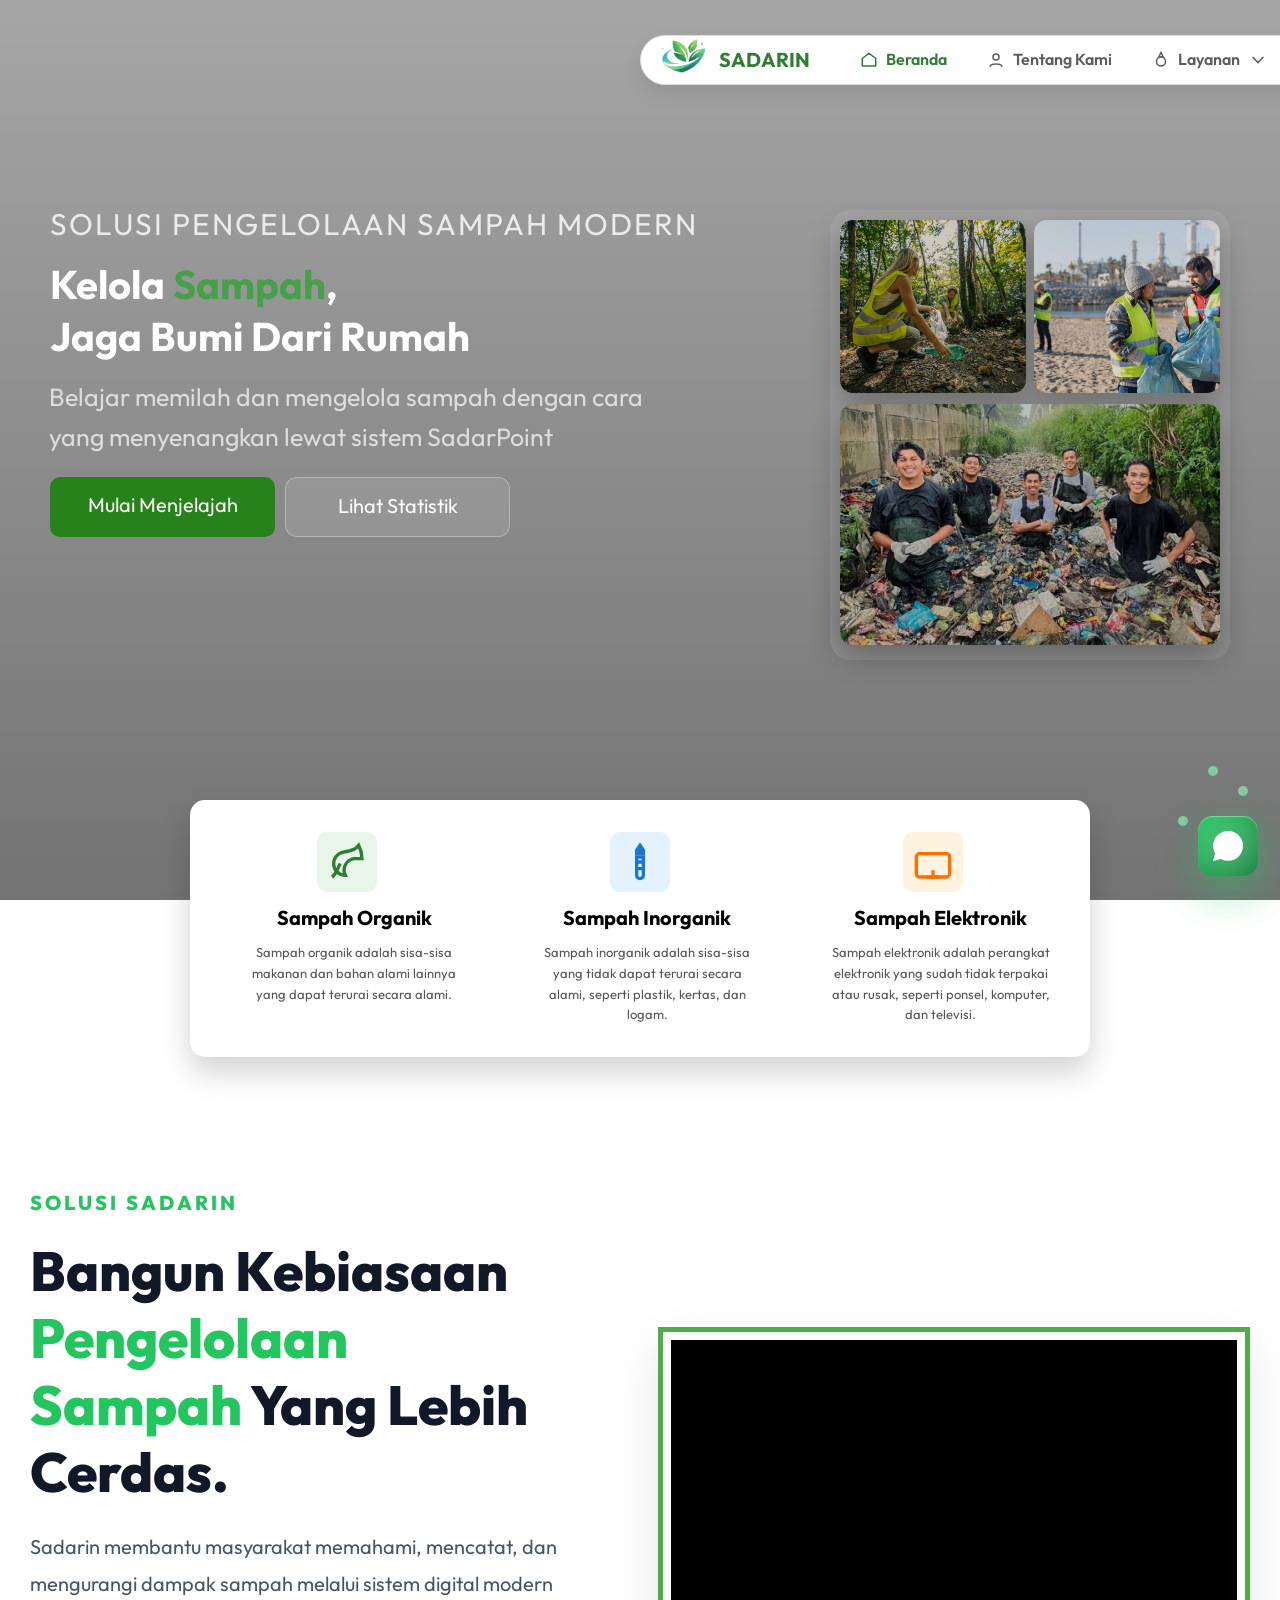
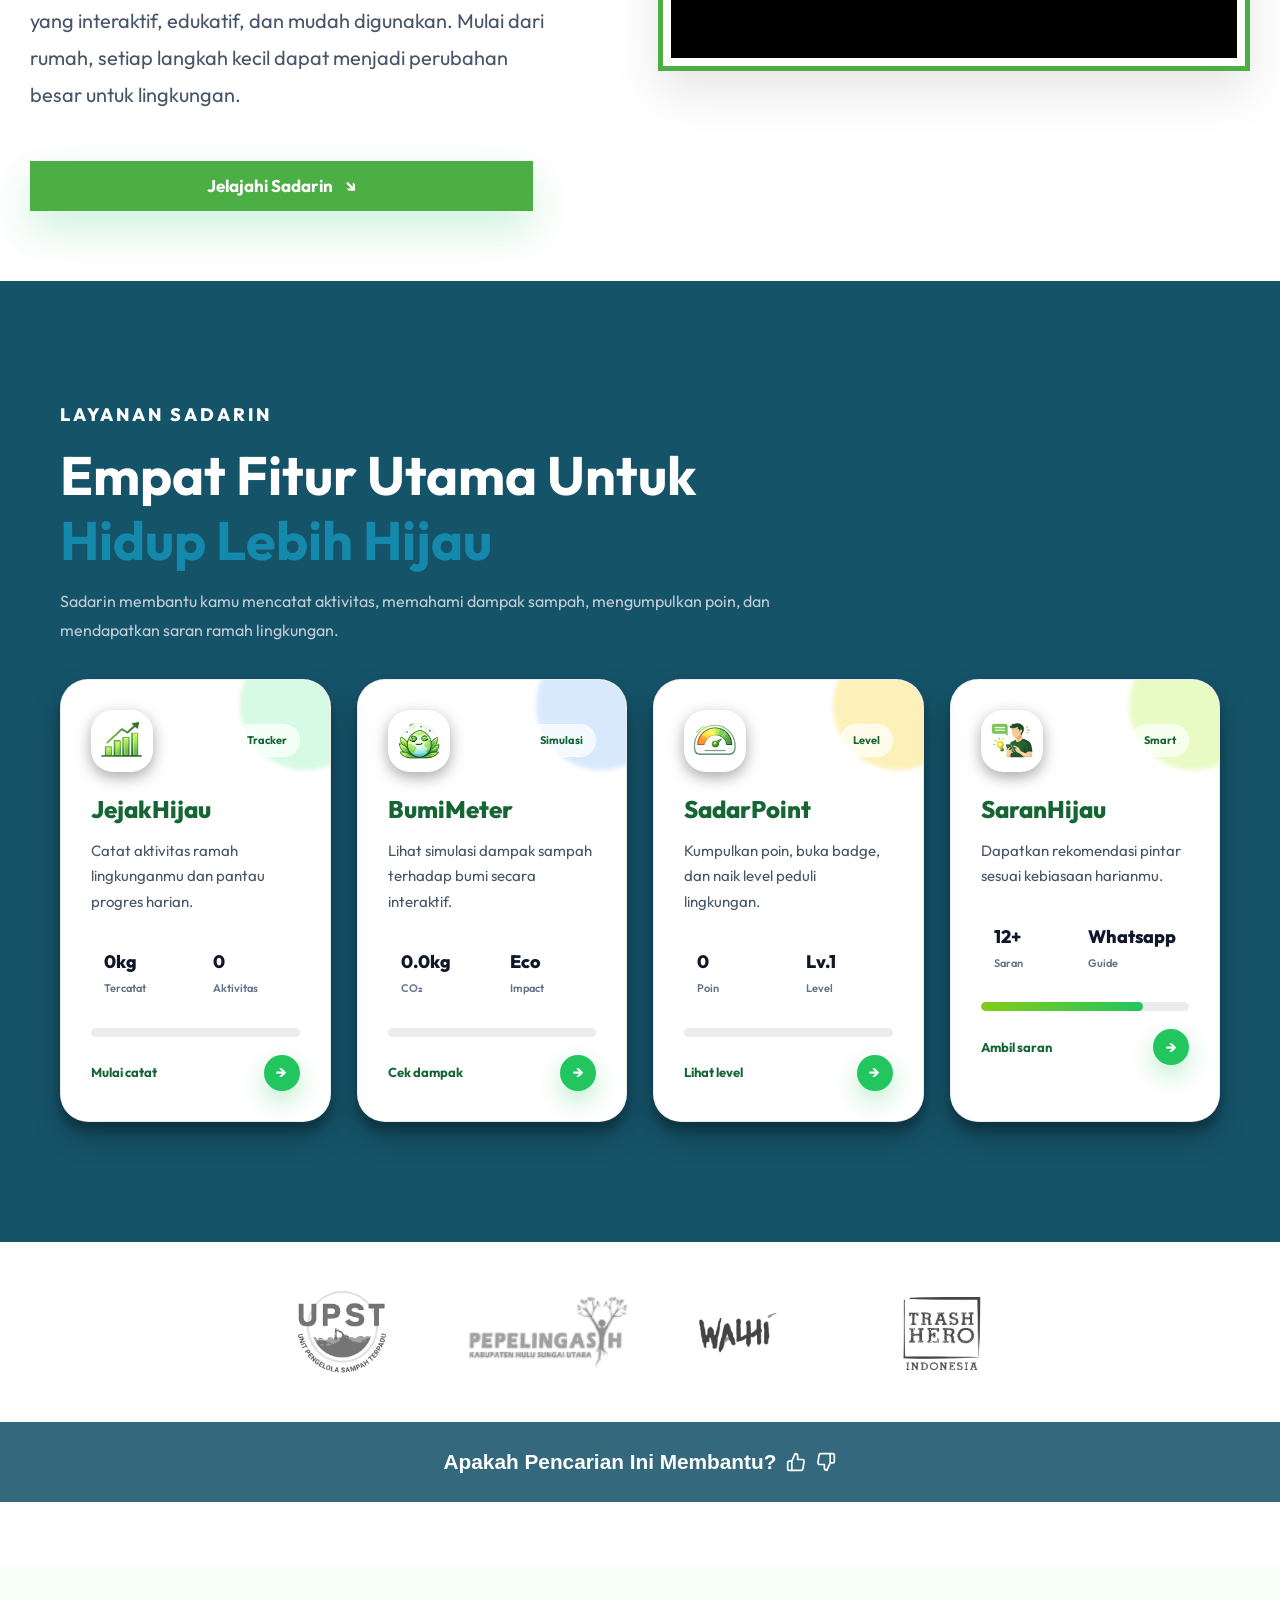
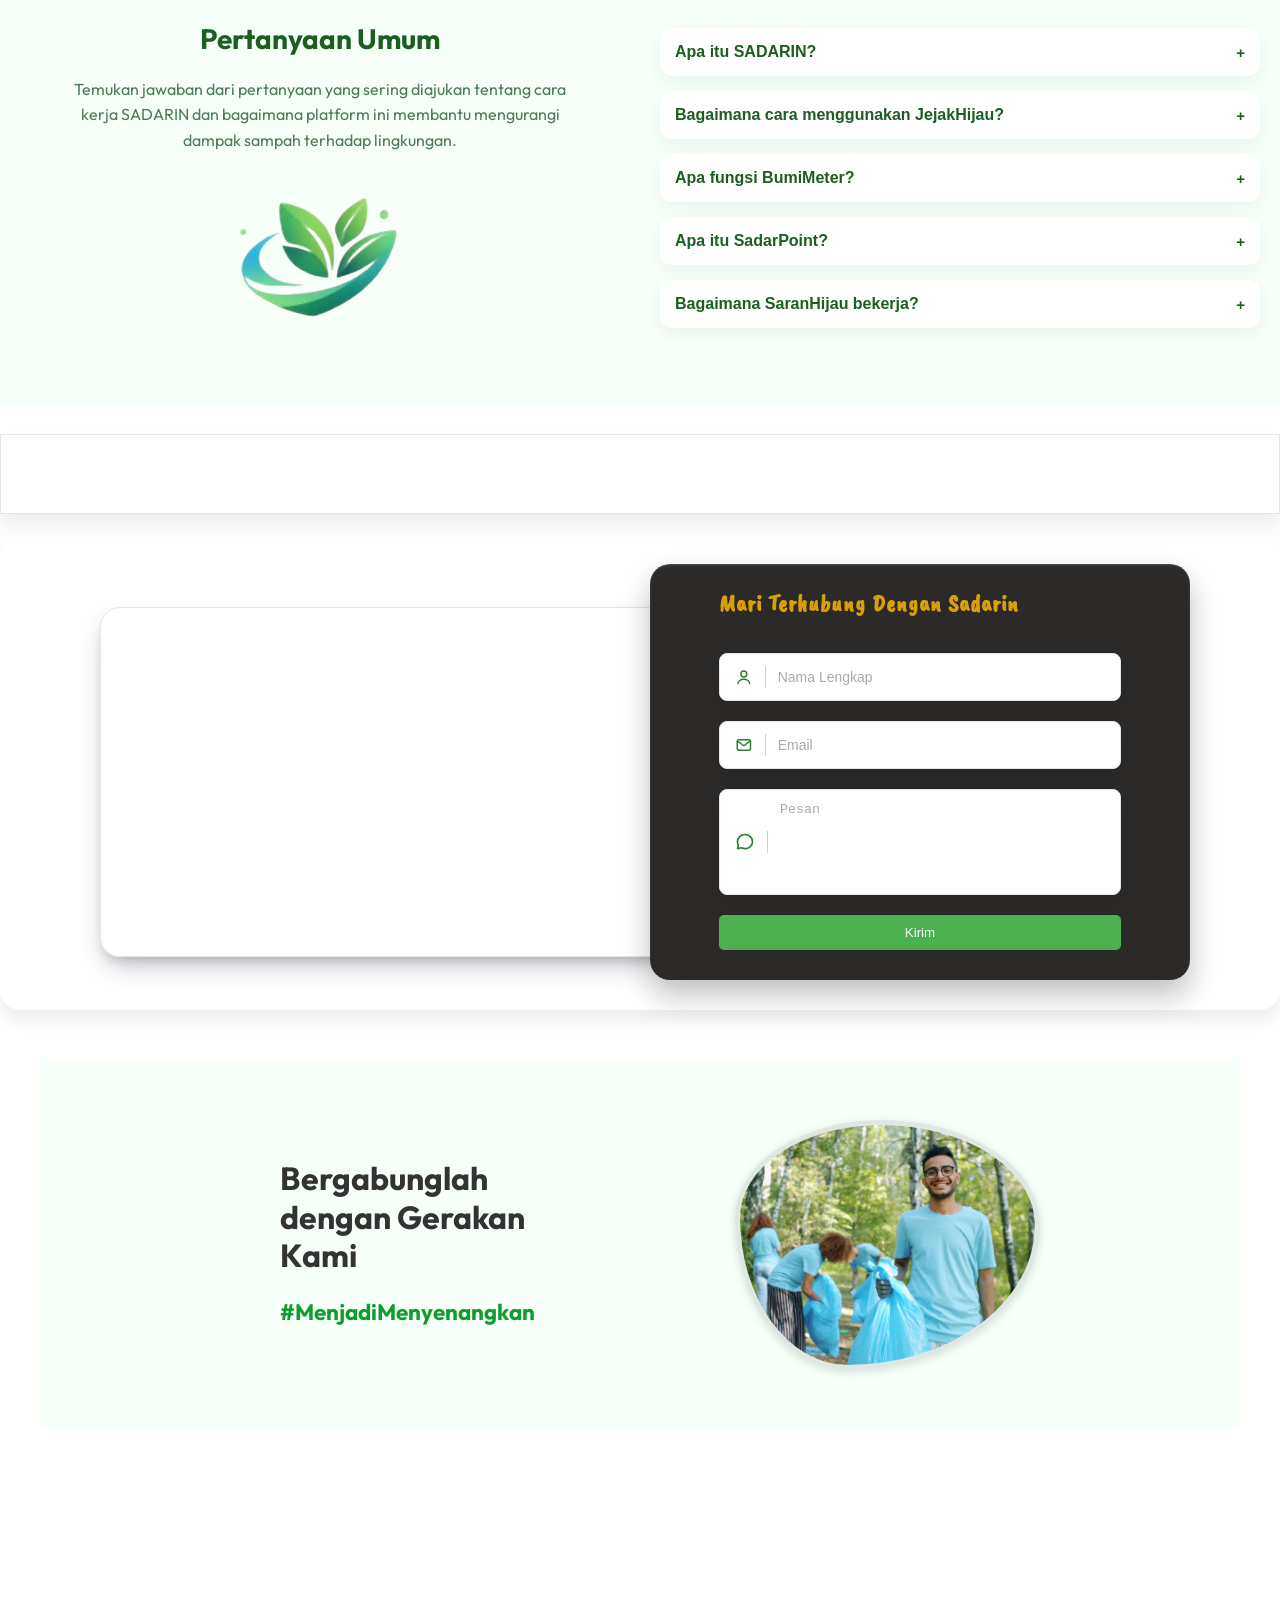
<file: index.html>
<!DOCTYPE html>
<html lang="id">
<head>
    <meta charset="UTF-8">
    <meta name="viewport" content="width=device-width, initial-scale=1.0">
    <title>Sadarin - Beranda</title>
    <link rel="stylesheet" href="index.css">
    <link rel="icon" href="asset/logo/logo1.png">
    <link href="https://unpkg.com/aos@2.3.1/dist/aos.css" rel="stylesheet">
    <link rel="preconnect" href="https://fonts.googleapis.com">
    <link rel="preconnect" href="https://fonts.gstatic.com" crossorigin>
    <link href="https://fonts.googleapis.com/css2?family=Caveat+Brush&display=swap" rel="stylesheet">
    <link href="https://fonts.googleapis.com/css2?family=Inter:wght@300;400;600&family=Playfair+Display:wght@500;700&display=swap" rel="stylesheet">
    
</head>
<body>

    <!-- FLOATING WHATSAPP SADARIN -->
<!-- =========================================
     SADARIN ULTRA PREMIUM FLOATING WA
========================================= -->

<a  href="https://wa.me/6285180676238"
   target="_blank"
   class="sadarin-float"
   rel="noopener noreferrer"
   aria-label="floating-wa">
    <!-- GLOW -->
    <div class="wa-glow"></div>

    <!-- FLOATING PARTICLES -->
    <span class="particle p1"></span>
    <span class="particle p2"></span>
    <span class="particle p3"></span>


    <!-- MAIN BUTTON -->
    <div class="wa-premium-btn">

        <!-- LIQUID BG -->
        <div class="liquid"></div>

        <!-- ICON -->
        <svg xmlns="http://www.w3.org/2000/svg"
            width="30"
            height="30"
            fill="white"
            viewBox="0 0 24 24">

            <path d="M20.52 3.48A11.86 11.86 0 0012.06 0C5.47 0 .12 5.35.12 11.94c0 2.1.55 4.15 1.6 5.97L0 24l6.3-1.65a11.88 11.88 0 005.76 1.47h.01c6.59 0 11.94-5.35 11.94-11.94 0-3.19-1.24-6.18-3.49-8.4z"/>
        </svg>

    </div>

</a>

    <header>
     
    <div class="mobile-menu" id="mobileMenu">
         <div class="menu-close" id="menuClose">
                 <span></span>
                <span></span>
                 </div>
        <div class="mobile-card">
            <a href="index.html" class="active">
                <svg class="nav-icon" viewBox="0 0 24 24"><path d="M3 10L12 3L21 10V20H3V10Z" stroke="currentColor" stroke-width="2" fill="none" stroke-linejoin="round"/></svg>
                Beranda
            </a>
            <a href="tentang/tentang.html">
                <svg class="nav-icon" viewBox="0 0 24 24"><circle cx="12" cy="8" r="4" stroke="currentColor" stroke-width="2" fill="none"/><path d="M4 21C4 16 20 16 20 21" stroke="currentColor" stroke-width="2" fill="none"/></svg>
                Tentang Kami
            </a>
            <div class="mobile-dropdown">
    <div class="mobile-dropdown-btn">
        <svg class="nav-icon" viewBox="0 0 24 24">
            <path d="M12 2L15 8H9L12 2Z" stroke="currentColor" stroke-width="2" fill="none"/>
            <circle cx="12" cy="14" r="6" stroke="currentColor" stroke-width="2" fill="none"/>
        </svg>

        <span>Layanan</span>

        <svg class="dropdown-arrow" viewBox="0 0 24 24">
            <path d="M6 9L12 15L18 9" stroke="currentColor" stroke-width="2" fill="none" stroke-linecap="round"/>
        </svg>
    </div>

    <div class="mobile-dropdown-content">
        <a href="layanan/jejak/jejak.html"><img src="asset/img/naik.png" alt="">JejakHijau</a>
        <a href="layanan/bumi/bumi.html"><img src="asset/img/bumi 2.png" alt="">BumiMeter</a>
        <a href="layanan/tracer/tracer.html"><img src="asset/img/kilometer 2.png" alt="">SadarPoint</a>
        <a href="layanan/rekomendasi/rekomendasi.html"><img src="asset/img/manusia 2.png" alt="">SaranHijau</a>
    </div>

</div>
            <a href="kontak/kontak.html">
                <svg class="nav-icon" viewBox="0 0 24 24"><rect x="3" y="5" width="18" height="14" stroke="currentColor" stroke-width="2" fill="none"/><path d="M3 7L12 13L21 7" stroke="currentColor" stroke-width="2" fill="none"/></svg>
                Kontak
            </a>
        </div>
    </div>

<nav class="navbar" data-aos="fade-down" data-aos-delay="300">
    <ul class="nav-links">
        <li class="brand">
            <img src="asset/logo/logo1.png" alt="Logo SADARIN" class="logo" loading="lazy">
            <span class="sa-head">SADARIN</span> </li>
        <li class="li-head">
            <a href="index.html" class="active">
                <svg class="nav-icon" viewBox="0 0 24 24"><path d="M3 10L12 3L21 10V20H3V10Z" stroke="currentColor" stroke-width="2" fill="none" stroke-linejoin="round"/></svg>Beranda
            </a>
        </li>
        <li class="li-head">
            <a href="tentang/tentang.html">
                <svg class="nav-icon" viewBox="0 0 24 24"><circle cx="12" cy="8" r="4" stroke="currentColor" stroke-width="2" fill="none"/><path d="M4 21C4 16 20 16 20 21" stroke="currentColor" stroke-width="2" fill="none"/></svg>Tentang Kami
            </a>
        </li>
       <li class="li-head dropdown">
            <a href="#">
                <svg class="nav-icon" viewBox="0 0 24 24">
                    <path d="M12 2L15 8H9L12 2Z" stroke="currentColor" stroke-width="2" fill="none"/>
                    <circle cx="12" cy="14" r="6" stroke="currentColor" stroke-width="2" fill="none"/>
                </svg>
                Layanan
                <svg class="dropdown-arrow" viewBox="0 0 24 24">
                    <path d="M6 9L12 15L18 9" stroke="currentColor" stroke-width="2" fill="none" stroke-linecap="round"/>
                </svg>
            </a>
            <ul class="dropdown-menu">
                <li><a href="layanan/jejak/jejak.html"><img src="asset/img/naik.png" alt="">jejakHijau</a></li>
                <li><a href="layanan/bumi/bumi.html"><img src="asset/img/bumi 2.png" alt="">BumiMeter</a></li>
                <li><a href="layanan/tracer/tracer.html"><img src="asset/img/kilometer 2.png" alt="">SadarPoint</a></li>
                <li><a href="layanan/rekomendasi/rekomendasi.html"><img src="asset/img/manusia 2.png" alt="">SaranHijau</a></li>  
            </ul>
        </li>
        <li class="li-head">
            <a href="kontak/kontak.html">
                <svg class="nav-icon" viewBox="0 0 24 24"><rect x="3" y="5" width="18" height="14" stroke="currentColor" stroke-width="2" fill="none"/><path d="M3 7L12 13L21 7" stroke="currentColor" stroke-width="2" fill="none"/></svg>Kontak
            </a>
        </li>
    </ul>

    <div class="hamburger" id="hamburger">
        <span></span>
        <span></span>
        <span></span>
    </div>
</nav>

<div class="menu-overlay" id="menuOverlay"></div>


<section class="hero" data-aos="fade-up" data-aos-delay="500">

    <div class="hero-bg" id="hero">
    <video autoplay muted loop playsinline preload="metadata" class="hero-video" aria-hidden="true" tabindex="-1">
        <source src="asset/video/vid2.mp4" type="video/mp4">
    </video>
     <div class="hero-overlay"></div>
</div>

   

    <!-- Content -->
    <div class="hero-content">
        <p class="subheading">SOLUSI PENGELOLAAN SAMPAH MODERN</p>
        <h1><div class="hero-judul">Kelola <span>Sampah</span>,</div>Jaga Bumi Dari Rumah</h1>
        <p class="hero-text">
            Belajar memilah dan mengelola sampah dengan cara yang menyenangkan lewat sistem SadarPoint
        </p>

        <div class="hero-btn">
            <a href="#layanan" class="cta-btn">Mulai Menjelajah</a>
            <a href="layanan/tracer/tracer.html" class="cta-btn-secondary">Lihat Statistik</a>
        </div>
    </div>
    <div class="hero-images">
        <img src="asset/img/headernew1.jpg" class="img img1" alt="img1" loading="lazy">
        <img src="asset/img/headernew2.jpg" class="img img2" alt="img2" loading="lazy">
        <img src="asset/img/headernew.jpg" class="img img3" alt="img3" loading="lazy">
    </div>

</section>
    </header>
    <main>
        <section class="overlay-section"  data-aos="fade-up" data-aos-delay="600">
            <div class="section-header" data-aos="fade-up" data-aos-delay="300">
                <div class="icon-box-organic-bg">
                    <svg viewBox="0 0 24 24" fill="none" stroke="currentColor" stroke-width="2">
                        <path d="M11 20A7 7 0 0 1 9.8 6.1C15.5 5 17 4.48 19 2c1 2 2 4.18 2 8h-5a7 7 0 0 0-5 10Z"/>
                        <path d="M3 21c3-2 3-5 5-8"/>
                    </svg>
                    <div class="icon-text">
                        <h2>Sampah Organik</h2>
                        <p>Sampah organik adalah sisa-sisa makanan dan bahan alami lainnya yang dapat terurai secara alami.</p>
                    </div>
                </div>
                <div class="icon-box-inorganic-bg">
                    <svg viewBox="0 0 24 24" fill="none" stroke="currentColor" stroke-width="2">
                        <path d="M12 2L10 5V7H14V5L12 2Z" fill="currentColor"/>
                        <path d="M10 9V20C10 21.1 10.9 22 12 22C13.1 22 14 21.1 14 20V9H10Z" stroke="currentColor"/>
                        <path d="M10 12H14M10 16H14" stroke="currentColor"/>
                    </svg>
                    <div class="icon-text">
                        <h2>Sampah Inorganik</h2>
                        <p>Sampah inorganik adalah sisa-sisa yang tidak dapat terurai secara alami, seperti plastik, kertas, dan logam.</p>
                    </div>
                </div>
                <div class="icon-box-electronic-bg">
                    <svg viewBox="0 0 24 24" fill="none" stroke="currentColor" stroke-width="2">
                        <rect x="2" y="7" width="20" height="14" rx="2" ry="2"/>
                        <path d="M8 21H16M12 17V21" stroke="currentColor"/>
                    </svg>
                    <div class="icon-text">
                        <h2>Sampah Elektronik</h2>
                        <p>Sampah elektronik adalah perangkat elektronik yang sudah tidak terpakai atau rusak, seperti ponsel, komputer, dan televisi.</p>
                    </div>
                </div>
            </div>
        </section>

        <section class="revolusi-section"  data-aos="fade-up" data-aos-delay="600">
    <div class="revolusi-wrapper">

        <div class="revolusi-content"
        data-aos="fade-up"
        data-aos-delay="200">

            <span class="revolusi-badge">
                SOLUSI SADARIN
            </span>

            <h2>
                Bangun Kebiasaan
                <span>Pengelolaan Sampah</span>
                Yang Lebih Cerdas.
            </h2>

            <p class="revolusi-desc">
                Sadarin membantu masyarakat memahami, mencatat, dan mengurangi
                dampak sampah melalui sistem digital modern yang interaktif,
                edukatif, dan mudah digunakan. Mulai dari rumah, setiap langkah
                kecil dapat menjadi perubahan besar untuk lingkungan.
            </p>

            <a href="tentang/tentang.html" class="revolusi-btn">
                Jelajahi Sadarin
                <span>↘</span>
            </a>

        </div>

        <!-- YOUTUBE VIDEO -->
        <div class="revolusi-video-box"
        data-aos="fade-up"
        data-aos-delay="400">

            <div class="youtube-frame">
                <iframe
                    src="https://www.youtube.com/embed/88eXGLIziRM"
                    title="Video Edukasi Sadarin"
                    allow="accelerometer; autoplay; clipboard-write; encrypted-media; gyroscope; picture-in-picture; web-share"
                    allowfullscreen>
                </iframe>
            </div>

        </div>

    </div>
</section>



        <section class="service-showcase" id="layanan"  data-aos="fade-up" data-aos-delay="600">

    <div class="service-container"  data-aos="fade-up" data-aos-delay="300">

        <div class="service-header" data-aos="fade-up" data-aos-delay="300">
            <span class="service-badge">LAYANAN SADARIN</span>

            <h2>
                Empat Fitur Utama Untuk
                <span>Hidup Lebih Hijau</span>
            </h2>

            <p>
                Sadarin membantu kamu mencatat aktivitas, memahami dampak sampah,
                mengumpulkan poin, dan mendapatkan saran ramah lingkungan.
            </p>
        </div>

        <div class="service-grid">

            <!-- JEJAK HIJAU -->
            <a href="layanan/jejak/jejak.html" class="service-card service-card-green"  data-aos="fade-up" data-aos-delay="300">
                <div class="service-card-head">
                    <div class="service-icon">
                        <img src="asset/img/naik.png" alt="JejakHijau">
                    </div>

                    <span class="service-status">Tracker</span>
                </div>

                <h3>JejakHijau</h3>

                <p>
                    Catat aktivitas ramah lingkunganmu dan pantau progres harian.
                </p>

                <div class="service-data">
                    <div>
                        <h4 id="jejakKg">0kg</h4>
                        <span>Tercatat</span>
                    </div>

                    <div>
                        <h4 id="jejakAktivitas">0</h4>
                        <span>Aktivitas</span>
                    </div>
                </div>

                <div class="service-progress">
                    <div class="service-progress-fill green-fill" id="jejakProgress"></div>
                </div>

                <div class="service-footer">
                    <span>Mulai catat</span>
                    <div class="service-arrow">→</div>
                </div>
            </a>

            <!-- BUMI METER -->
            <a href="layanan/bumi/bumi.html" class="service-card service-card-blue"  data-aos="fade-up" data-aos-delay="600">
                <div class="service-card-head">
                    <div class="service-icon">
                        <img src="asset/img/bumi 2.png" alt="BumiMeter">
                    </div>

                    <span class="service-status">Simulasi</span>
                </div>

                <h3>BumiMeter</h3>

                <p>
                    Lihat simulasi dampak sampah terhadap bumi secara interaktif.
                </p>

                <div class="service-data">
                    <div>
                        <h4 id="bumiCo2">0kg</h4>
                        <span>CO₂</span>
                    </div>

                    <div>
                        <h4>Eco</h4>
                        <span>Impact</span>
                    </div>
                </div>

                <div class="service-progress">
                    <div class="service-progress-fill blue-fill" id="bumiProgress"></div>
                </div>

                <div class="service-footer">
                    <span>Cek dampak</span>
                    <div class="service-arrow">→</div>
                </div>
            </a>

            <!-- SADAR POINT -->
            <a href="layanan/tracer/tracer.html" class="service-card service-card-gold"  data-aos="fade-up" data-aos-delay="900">
                <div class="service-card-head">
                    <div class="service-icon">
                        <img src="asset/img/kilometer 2.png" alt="SadarPoint">
                    </div>

                    <span class="service-status">Level</span>
                </div>

                <h3>SadarPoint</h3>

                <p>
                    Kumpulkan poin, buka badge, dan naik level peduli lingkungan.
                </p>

                <div class="service-data">
                    <div>
                        <h4 id="sadarPoint">0</h4>
                        <span>Poin</span>
                    </div>

                    <div>
                        <h4 id="sadarLevel">Lv.1</h4>
                        <span>Level</span>
                    </div>
                </div>

                <div class="service-progress">
                    <div class="service-progress-fill gold-fill" id="pointProgress"></div>
                </div>

                <div class="service-footer">
                    <span>Lihat level</span>
                    <div class="service-arrow">→</div>
                </div>
            </a>

            <!-- SARAN HIJAU -->
            <a href="layanan/rekomendasi/rekomendasi.html" class="service-card service-card-lime"  data-aos="fade-up" data-aos-delay="1200">
                <div class="service-card-head">
                    <div class="service-icon">
                        <img src="asset/img/manusia 2.png" alt="SaranHijau">
                    </div>

                    <span class="service-status">Smart</span>
                </div>

                <h3>SaranHijau</h3>

                <p>
                    Dapatkan rekomendasi pintar sesuai kebiasaan harianmu.
                </p>

                <div class="service-data">
                    <div>
                        <h4>12+</h4>
                        <span>Saran</span>
                    </div>

                    <div>
                        <h4>Whatsapp</h4>
                        <span>Guide</span>
                    </div>
                </div>

                <div class="service-progress">
                    <div class="service-progress-fill lime-fill"></div>
                </div>

                <div class="service-footer">
                    <span>Ambil saran</span>
                    <div class="service-arrow">→</div>
                </div>
            </a>

        </div>

    </div>

</section>


<section  data-aos="fade-up" data-aos-delay="600">
    
    <div class="partner-slider">
    <div class="partner">
        <img src="asset/img/utps.png" alt="upts" loading="lazy">
        <img src="asset/img/pepelingash.png" alt="pepelingash" loading="lazy">
        <img src="asset/img/WALHI.png" alt="WALHI" loading="lazy">
        <img src="asset/img/trash.png" alt="trash-hero" loading="lazy">
        <img src="asset/img/wri.png" alt="WRI" loading="lazy">
        <img src="asset/img/utps.png" alt="upts" loading="lazy">
        <img src="asset/img/pepelingash.png" alt="pepelingash" loading="lazy">
        <img src="asset/img/WALHI.png" alt="WALHI" loading="lazy">
        <img src="asset/img/trash.png" alt="trash-hero" loading="lazy">
        <img src="asset/img/wri.png" alt="WRI" loading="lazy">
    </div>
    </div>
</section>

       
        <!-- Bagian Rating -->
        <section data-aos="fade-up" data-aos-delay="600">
            <div class="rating" >
                <div id="ratingContent" class="rating-content">
                    <p>Apakah Pencarian Ini Membantu?</p>
                    <div class="like" onclick="handlelike()" >
                        <svg width="24" height="24" viewBox="0 0 24 24" fill="none" stroke="currentColor" stroke-width="2" stroke-linecap="round" stroke-linejoin="round" class="icon-feedback">
                            <path d="M14 9V5a3 3 0 0 0-3-3l-4 9v11h11.28a2 2 0 0 0 2-1.7l1.38-9a2 2 0 0 0-2-2.3zM7 22H4a2 2 0 0 1-2-2v-7a2 2 0 0 1 2-2h3" />
                        </svg>
                    </div>
                    <div class="dislike" onclick="handDislike()">
                        <svg width="24" height="24" viewBox="0 0 24 24" fill="none" stroke="currentColor" stroke-width="2" stroke-linecap="round" stroke-linejoin="round" class="icon-feedback">
                            <path d="M10 15v4a3 3 0 0 0 3 3l4-9V2H5.72a2 2 0 0 0-2 1.7l-1.38 9a2 2 0 0 0 2 2.3zm7-13h3a2 2 0 0 1 2 2v7a2 2 0 0 1-2 2h-3" />
                        </svg>
                    </div>
                </div>
            </div>
        </section>


        
        <section class="faq-section"  data-aos="fade-up" data-aos-delay="600">
                <div class="faq-wrapper">
                    <div class="faq-left" data-aos="fade-right">
                        <h2>Pertanyaan Umum</h2>
                        <p>
                            Temukan jawaban dari pertanyaan yang sering diajukan
                            tentang cara kerja SADARIN dan bagaimana platform ini
                            membantu mengurangi dampak sampah terhadap lingkungan.
                        </p>
                        <img src="asset/logo/logo1.png"  alt="FAQ Illustration" loading="lazy">
                    </div>
                    <div class="faq-right">
                        <div class="faq-item" data-aos="fade-up">
                            <button class="faq-question">
                                <span class="faq-q">
                                    Apa itu SADARIN?
                                </span>
                                <span class="faq-icon">+</span>
                            </button>
                            <div class="faq-answer">
                                <p>
                                SADARIN adalah platform digital yang membantu pengguna
                                mencatat, menganalisis, dan mengurangi sampah sehari-hari
                                melalui fitur JejakHijau,BumiMeter, SadarPoint, dan SaranHijau. Dengan menggunakan SADARIN,
            
                                </p>
                            </div>
                        </div>
                        <div class="faq-item" data-aos="fade-up" data-aos-delay="100">
                            <button class="faq-question">
                                <span class="faq-q">
                                    Bagaimana cara menggunakan JejakHijau?
                                </span>
                                <span class="faq-icon">+</span>
                            </button>
                            <div class="faq-answer">
                                <p>
                                    Kamu hanya perlu mencatat jenis dan jumlah sampah yang
                                    dihasilkan setiap hari. Sistem akan menyimpan data tersebut
                                    dan membantu kamu memantau pola konsumsi serta kebiasaan
                                    membuang sampah dari waktu ke waktu.
                                </p>
                            </div>
                        </div>
                        <div class="faq-item" data-aos="fade-up" data-aos-delay="200">
                            <button class="faq-question">
                                <span class="faq-q">
                                    Apa fungsi BumiMeter?
                                </span>
                                <span class="faq-icon">+</span>
                            </button>
                            <div class="faq-answer">
                                <p>
                                    BumiMeter menunjukkan seberapa besar kontribusi kamu
                                    dalam mengurangi emisi CO₂ melalui kebiasaan memilah
                                    dan mengelola sampah dengan benar.
                                </p>
                            </div>
                        </div>
                        <div class="faq-item" data-aos="fade-up" data-aos-delay="300">
                            <button class="faq-question">
                                <span class="faq-q">
                                    Apa itu SadarPoint?
                                </span>
                                <span class="faq-icon">+</span>
                            </button>
                            <div class="faq-answer">
                                <p>
                                    SadarPoint mengukur tingkat kepedulian lingkungan
                                    kamu berdasarkan aktivitas pengelolaan sampah yang dilakukan.
                                    Semakin aktif kamu mengurangi sampah, semakin tinggi
                                    sadarpoint yang kamu dapatkan.
                                </p>
                            </div>
                        </div>
                        <div class="faq-item" data-aos="fade-up" data-aos-delay="400">
                            <button class="faq-question">
                                <span class="faq-q">
                                    Bagaimana SaranHijau bekerja?
                                </span>
                                <span class="faq-icon">+</span>
                            </button>
                            <div class="faq-answer">
                                <p>
                                    Sistem akan menganalisis data kebiasaan sampah yang kamu
                                    catat dan memberikan saran praktis untuk mengurangi sampah
                                    sesuai dengan pola konsumsi kamu lewat whatsapp.
                                </p>
                            </div>
                        </div>
                    </div>
                </div>
        </section>


        

        <section  data-aos="fade-up" data-aos-delay="600">
            <div class="lokasi-wrapper">
                <div class="lokasi" data-aos="fade-up" data-aos-delay="300">
                    <iframe src="https://www.google.com/maps/embed?pb=!1m18!1m12!1m3!1d3945.6543393130705!2d115.29872517653918!3d-8.532898891509872!2m3!1f0!2f0!3f0!3m2!1i1024!2i768!4f13.1!3m3!1m2!1s0x2dd2170047a21ee3%3A0x631cd84990a5d317!2sGiri%20Dekor!5e0!3m2!1sid!2sid!4v1777005956993!5m2!1sid!2sid" title="Peta lokasi">
                    </iframe>
                </div>
                <div class="lokasi-info" >
                    <div data-aos="fade-up" data-aos-delay="300">
                        <iframe src="https://www.google.com/maps/embed?pb=!1m18!1m12!1m3!1d3945.6543393130705!2d115.29872517653918!3d-8.532898891509872!2m3!1f0!2f0!3f0!3m2!1i1024!2i768!4f13.1!3m3!1m2!1s0x2dd2170047a21ee3%3A0x631cd84990a5d317!2sGiri%20Dekor!5e0!3m2!1sid!2sid!4v1777005956993!5m2!1sid!2sid" title="Peta lokasi">
                        </iframe>
                    </div>
                    <div class="lokasi-text" data-aos="fade-up" data-aos-delay="600">
                        <div class="lokasi-text-content">
                            <h3>Mari Terhubung Dengan Sadarin</h3>
                            <div class="form-lokasi">
                                <form action="" method="post" target="_blank">
                                    <div class="form-lokasi-item">
                                        <svg width="20" height="20" viewBox="0 0 24 24" fill="none">
                                        <path
                                            d="M20 21C20 17.6863 16.4183 15 12 15C7.58172 15 4 17.6863 4 21"
                                            stroke="currentColor"
                                            stroke-width="2"
                                            stroke-linecap="round"
                                        />
                                        <circle
                                            cx="12"
                                            cy="8"
                                            r="4"
                                            stroke="currentColor"
                                            stroke-width="2"
                                        />
                                        </svg>
                                        <span class="vertical-line"></span>
                                        <input type="text" name="name" placeholder="Nama Lengkap" required>
                                    </div>

                                    <div class="form-lokasi-item">
                                        <svg width="18" height="18" viewBox="0 0 24 24" fill="none">
                                        <rect x="3" y="5" width="18" height="14" rx="2" stroke="currentColor" stroke-width="2"/>
                                        <path d="M4 7L12 13L20 7" stroke="currentColor" stroke-width="2" stroke-linecap="round" stroke-linejoin="round"/>
                                        </svg>
                                        <span class="vertical-line"></span>
                                        <input type="email" name="email" placeholder="Email" required>
                                    </div>

                                    <div class="form-lokasi-item">
                                        <svg width="20" height="20" viewBox="0 0 24 24" fill="none">
                                        <path
                                            d="M21 11.5C21 16.1944 16.9706 20 12 20C10.3793 20 8.85634 19.5985 7.54545 18.9L3 20L4.13636 15.9C3.41634 14.6419 3 13.1279 3 11.5C3 6.80558 7.02944 3 12 3C16.9706 3 21 6.80558 21 11.5Z"
                                            stroke="currentColor"
                                            stroke-width="2"
                                            stroke-linecap="round"
                                            stroke-linejoin="round"
                                        />
                                        </svg>
                                        <span class="vertical-line"></span>
                                        <textarea name="message" placeholder="Pesan" required></textarea>
                                    </div>
                                    <button type="submit" class="rounded-lg">Kirim</button>
                                </form>
                            </div>
                        </div>
                    </div>
                </div>
            </div>
        </section>


        <section class="hero-about"  data-aos="fade-up" data-aos-delay="600">
            <div class="hero-about-content">
                <h1> Bergabunglah dengan Gerakan Kami</h1>
                <p>#MenjadiMenyenangkan</p>
            </div>
            <div class="hero-about-image">
                <img src="asset/img/bergabung.jpg" alt="hero" loading="lazy">
            </div>
        </section>


        <footer class="footer" data-aos="fade-up" data-aos-delay="600">
            <div class="footer-container">
                <hr class="footer-divider">
                <div class="footer-wrapper">
                    <div class="footer-kiri">
                        <div class="footer-kepala">
                            <div class="footer-head">
                                <img src="asset/logo/logo1.png" alt="logo-sadarin">
                                <h2 class="logo">SADARIN</h2>
                            </div>
                            <div class="footer-col">         
                                <p>
                                    Website ini dibuat untuk memberikan informasi,
                                    kegiatan, dan layanan pengelolaan sampah modern
                                    agar masyarakat lebih sadar lingkungan.
                                </p>
                            </div>
                        </div> 

                        <div class="footer-col">
                            <h3 class="icon">Ikuti Kami</h3>

                            <div class="social">
                                <div class="social-icon">
                                    <a href="https://instagram.com/sadarin.id"
                                        target="_blank"
                                        rel="noopener noreferrer"
                                        aria-label="Instagram Sadarin">
                                        <svg xmlns="http://www.w3.org/2000/svg" width="24" height="24" viewBox="0 0 24 24" fill="none" stroke="currentColor" stroke-width="2" stroke-linecap="round" stroke-linejoin="round">
                                            <rect x="2" y="2" width="20" height="20" rx="5" ry="5"></rect>
                                            <path d="M16 11.37A4 4 0 1 1 12.63 8 4 4 0 0 1 16 11.37z"></path>
                                            <line x1="17.5" y1="6.5" x2="17.51" y2="6.5"></line>
                                        </svg>
                                    </a>
                                </div>

                                <div class="social-icon">
                                    <a href="https://www.tiktok.com/@sadarin.id" target="_blank" rel="noopener noreferrer" aria-label="TikTok Sadarin">
                                        <svg xmlns="http://www.w3.org/2000/svg" width="24" height="24" viewBox="0 0 24 24" fill="none" stroke="currentColor" stroke-width="2" stroke-linecap="round" stroke-linejoin="round">
                                            <path d="M9 12a4 4 0 1 0 4 4V4a5 5 0 0 0 5 5"></path>
                                        </svg>
                                    </a>
                                </div>

                                <div class="social-icon">
                                    <a href="https://www.linkedin.com/company/sadarin-id" target="_blank" rel="noopener noreferrer" aria-label="LinkedIn Sadarin">
                                        <svg xmlns="http://www.w3.org/2000/svg" width="24" height="24" viewBox="0 0 24 24" fill="none" stroke="currentColor" stroke-width="2" stroke-linecap="round" stroke-linejoin="round">
                                            <path d="M16 8a6 6 0 0 1 6 6v7h-4v-7a2 2 0 0 0-2-2h-4v9h-4v-9h4v-4z"></path>
                                            <rect x="2" y="9" width="4" height="12"></rect>
                                            <circle cx="4" cy="4" r="2"></circle>
                                        </svg>
                                    </a>
                                </div>

                                <div class="social-icon">
                                    <a href="https://youtu.be/88eXGLIziRM?si=33aBQYPZilZhkrmS" target="_blank" rel="noopener noreferrer" aria-label="LinkedIn Sadarin">
                                        <svg xmlns="http://www.w3.org/2000/svg" viewBox="0 0 24 24" width="40" height="40" fill="none" stroke="currentColor" stroke-width="2" stroke-linecap="round" stroke-linejoin="round">
                                            <path d="M22.54 6.42a2.78 2.78 0 0 0-1.94-2C18.88 4 12 4 12 4s-6.88 0-8.6.46a2.78 2.78 0 0 0-1.94 2A29 29 0 0 0 1 11.75a29 29 0 0 0 .46 5.33A2.78 2.78 0 0 0 3.4 19c1.72.46 8.6.46 8.6.46s6.88 0 8.6-.46a2.78 2.78 0 0 0 1.94-2 29 29 0 0 0 .46-5.25 29 29 0 0 0-.46-5.33z"/>
                                            <polygon points="9.75 15.02 15.5 11.75 9.75 8.48 9.75 15.02"/>
                                        </svg>

                                    </a>
                                </div>
                            </div>
                        </div>
                    </div>

                    <div class="footer-wriper">
                        <div class="footer-col">
                            <h3>Menu</h3>
                            <ul>
                                <li><a href="index.html">
                                <svg class="nav-icon" viewBox="0 0 24 24"><path d="M3 10L12 3L21 10V20H3V10Z" stroke="currentColor" stroke-width="2" fill="none" stroke-linejoin="round"/></svg>Beranda</a></li>
                                <li><a href="tentang/tentang.html">
                                <svg class="nav-icon" viewBox="0 0 24 24"><circle cx="12" cy="8" r="4" stroke="currentColor" stroke-width="2" fill="none"/><path d="M4 21C4 16 20 16 20 21" stroke="currentColor" stroke-width="2" fill="none"/></svg> Tentang Kami</a></li>
                                <li><a href="kontak/kontak.html">
                                    <svg class="nav-icon" viewBox="0 0 24 24"><rect x="3" y="5" width="18" height="14" stroke="currentColor" stroke-width="2" fill="none"/><path d="M3 7L12 13L21 7" stroke="currentColor" stroke-width="2" fill="none"/></svg>Kontak</a></li>
                            </ul>
                        </div>

                        <div class="footer-col">
                            <h3>Dukungan</h3>
                            <div class="dukungan">
                                <p><a href="tentang/tentang.html">Edukasi & Panduan</a></p>
                                <p><a href="kontak/kontak.html">Hubungi Kami</a></p>
                            </div>
                        </div>
                    </div>
                    
                </div>

                <div class="footer-bottom">
                    <hr class="footer-divider">
                    <p>© 2026 SADARIN • Dibuat Oleh Reliska Team</p>
                    <p>RPL SMK N 1 GIANYAR</p>
                </div>
            </div>
        </footer>
    </main>

    <script type="module" src="index.js"></script>

<!-- AOS tetap -->
<script src="https://unpkg.com/aos@2.3.1/dist/aos.js"></script>

<script>
    AOS.init({
        duration: 1000,
        once: true,
        offset: 100
    });
</script>

</body>
</html>
</file>
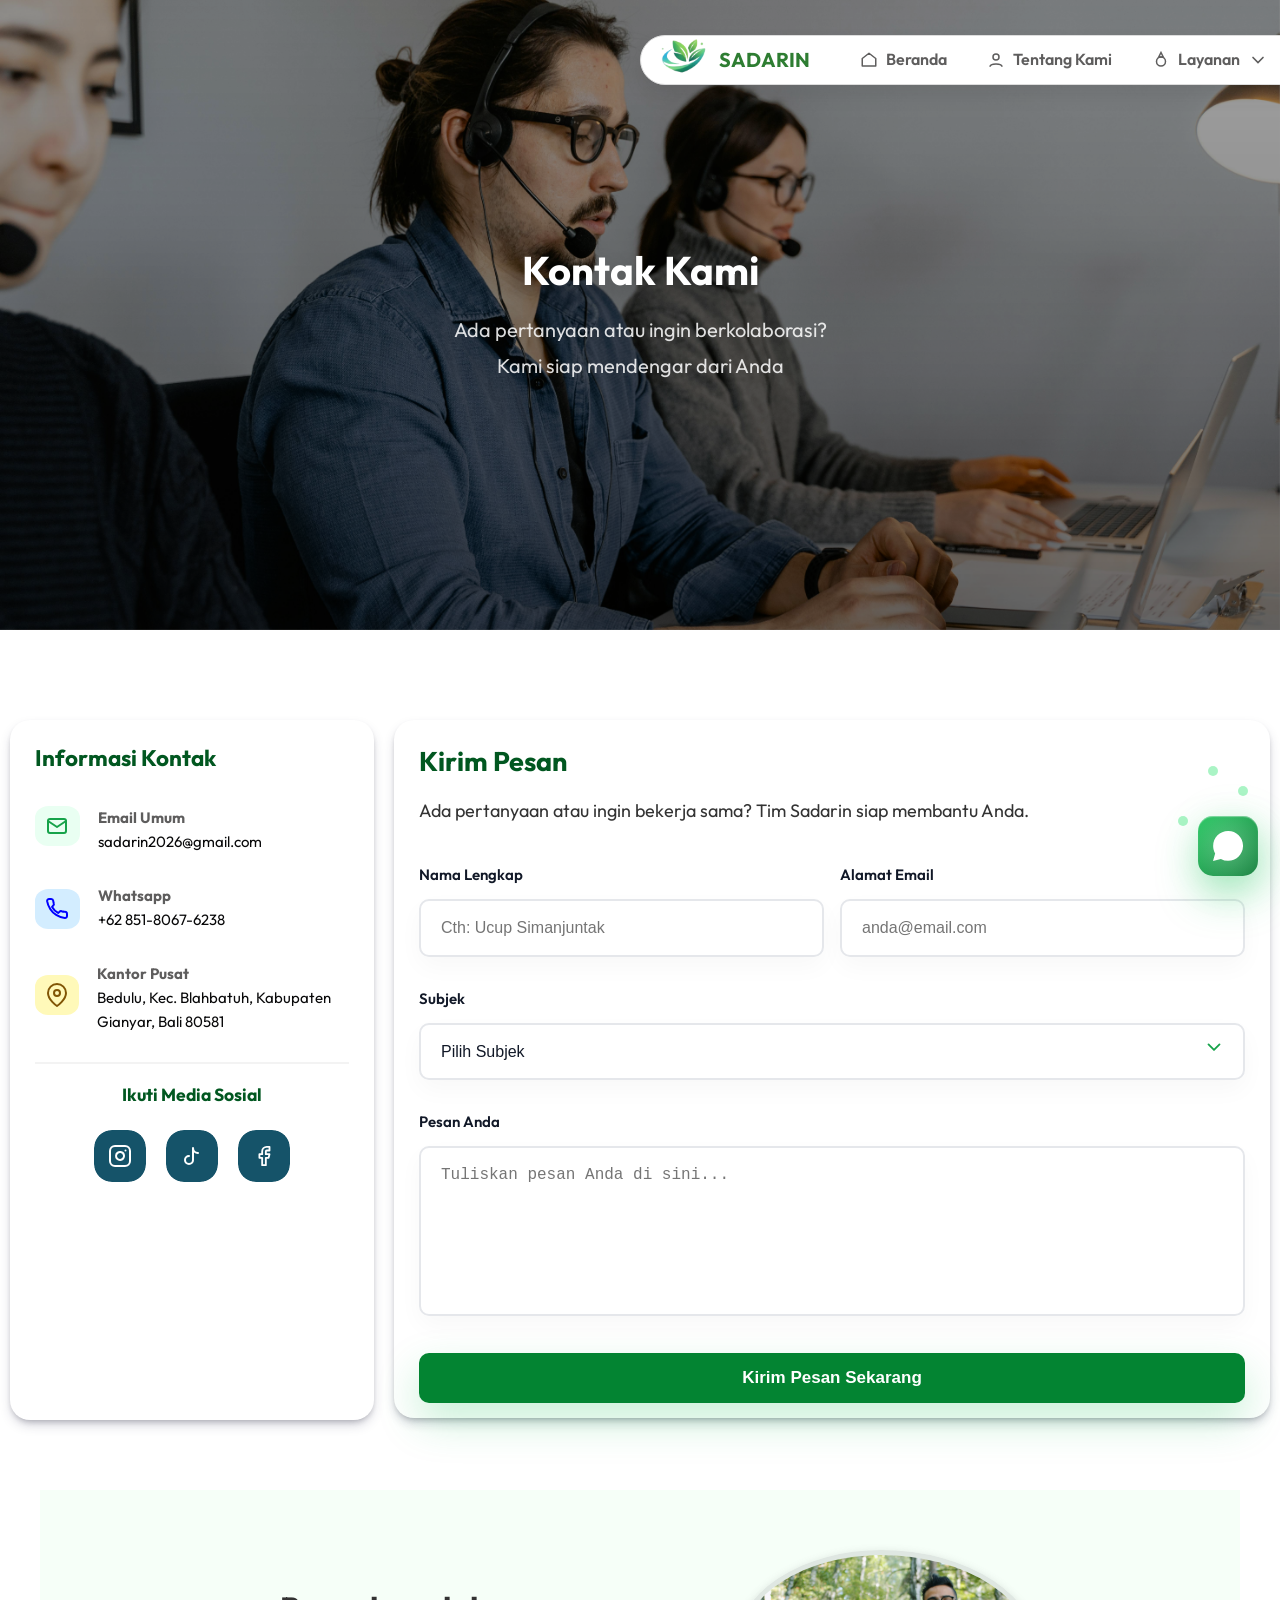
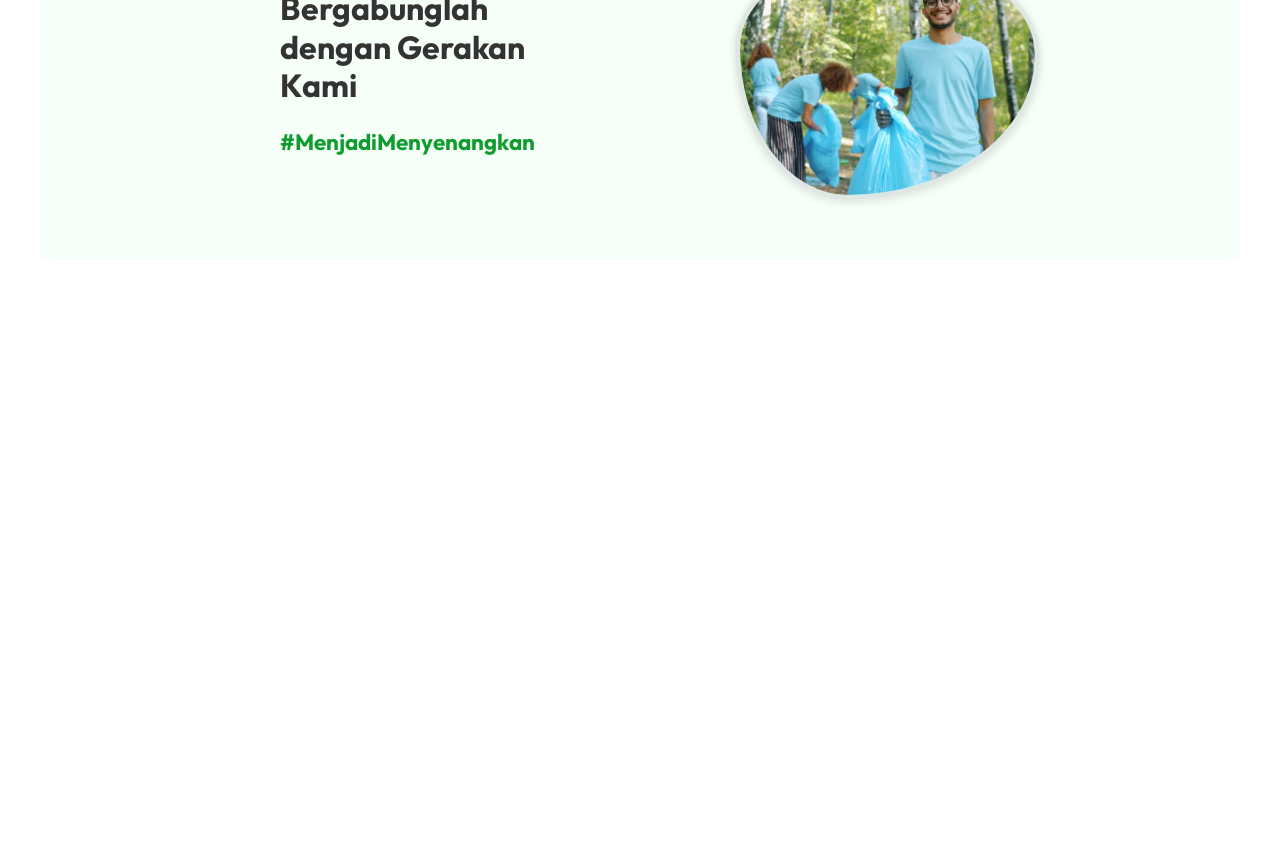
<file: kontak/kontak.html>
<!DOCTYPE html>
<html lang="en">
<head>
    <meta charset="UTF-8">
    <meta name="viewport" content="width=device-width, initial-scale=1.0">
    <title>Sadarin - Kontak</title>
     <link rel="icon" href="../asset/logo/logo1.png">
    <link href="https://unpkg.com/aos@2.3.1/dist/aos.css" rel="stylesheet">
    <link rel="preconnect" href="https://fonts.googleapis.com">
    <link rel="preconnect" href="https://fonts.gstatic.com" crossorigin>
    <link href="https://fonts.googleapis.com/css2?family=Caveat+Brush&display=swap" rel="stylesheet">
    <link href="https://fonts.googleapis.com/css2?family=Inter:wght@300;400;600&family=Playfair+Display:wght@500;700&display=swap" rel="stylesheet">
    <link rel="stylesheet" href="kontak.css">
</head>
<body>
 <a  href="https://wa.me/6285180676238"
   target="_blank"
   class="sadarin-float"
   rel="noopener noreferrer"
   aria-label="floating-wa">
    <!-- GLOW -->
    <div class="wa-glow"></div>

    <!-- FLOATING PARTICLES -->
    <span class="particle p1"></span>
    <span class="particle p2"></span>
    <span class="particle p3"></span>

    <!-- MAIN BUTTON -->
    <div class="wa-premium-btn">

        <!-- LIQUID BG -->
        <div class="liquid"></div>

        <!-- ICON -->
        <svg xmlns="http://www.w3.org/2000/svg"
            width="30"
            height="30"
            fill="white"
            viewBox="0 0 24 24">

            <path d="M20.52 3.48A11.86 11.86 0 0012.06 0C5.47 0 .12 5.35.12 11.94c0 2.1.55 4.15 1.6 5.97L0 24l6.3-1.65a11.88 11.88 0 005.76 1.47h.01c6.59 0 11.94-5.35 11.94-11.94 0-3.19-1.24-6.18-3.49-8.4z"/>
        </svg>

    </div>

</a>

    <header>
         <div class="mobile-menu" id="mobileMenu">
         <div class="menu-close" id="menuClose">
                 <span></span>
                <span></span>
                 </div>
        <div class="mobile-card">
            <a href="../index.html" >
                <svg class="nav-icon" viewBox="0 0 24 24"><path d="M3 10L12 3L21 10V20H3V10Z" stroke="currentColor" stroke-width="2" fill="none" stroke-linejoin="round"/></svg>
                Beranda
            </a>
            <a href="../tentang/tentang.html">
                <svg class="nav-icon" viewBox="0 0 24 24"><circle cx="12" cy="8" r="4" stroke="currentColor" stroke-width="2" fill="none"/><path d="M4 21C4 16 20 16 20 21" stroke="currentColor" stroke-width="2" fill="none"/></svg>
                Tentang Kami
            </a>
             <div class="mobile-dropdown">
    <div class="mobile-dropdown-btn">
        <svg class="nav-icon" viewBox="0 0 24 24">
            <path d="M12 2L15 8H9L12 2Z" stroke="currentColor" stroke-width="2" fill="none"/>
            <circle cx="12" cy="14" r="6" stroke="currentColor" stroke-width="2" fill="none"/>
        </svg>

        <span>Layanan</span>

        <svg class="dropdown-arrow" viewBox="0 0 24 24">
            <path d="M6 9L12 15L18 9" stroke="currentColor" stroke-width="2" fill="none" stroke-linecap="round"/>
        </svg>
    </div>

    <div class="mobile-dropdown-content">
        <a href="../layanan/jejak/jejak.html"><img src="../asset/img/naik.png" alt="">JejakHijau</a>
        <a href="../layanan/bumi/bumi.html"><img src="../asset/img/bumi 2.png" alt="">BumiMeter</a>
        <a href="../layanan/tracer/tracer.html"><img src="../asset/img/kilometer 2.png" alt="">SadarPoint</a>
        <a href="../layanan/rekomendasi/rekomendasi.html"><img src="../asset/img/manusia 2.png" alt="">SaranHijau</a>
    </div>

</div>
            <a href="../kontak/kontak.html" class="active">
                <svg class="nav-icon" viewBox="0 0 24 24"><rect x="3" y="5" width="18" height="14" stroke="currentColor" stroke-width="2" fill="none"/><path d="M3 7L12 13L21 7" stroke="currentColor" stroke-width="2" fill="none"/></svg>
                Kontak
            </a>
        </div>
    </div>

<nav class="navbar" data-aos="fade-down" data-aos-delay="300">
    <ul class="nav-links">
        <li class="brand">
            <img src="../asset/logo/logo1.png" alt="Logo SADARIN" class="logo" loading="lazy">
            <span class="sa-head">SADARIN</span> </li>
        <li class="li-head">
            <a href="../index.html">
                <svg class="nav-icon" viewBox="0 0 24 24"><path d="M3 10L12 3L21 10V20H3V10Z" stroke="currentColor" stroke-width="2" fill="none" stroke-linejoin="round"/></svg>Beranda
            </a>
        </li>
        <li class="li-head">
            <a href="../tentang/tentang.html">
                <svg class="nav-icon" viewBox="0 0 24 24"><circle cx="12" cy="8" r="4" stroke="currentColor" stroke-width="2" fill="none"/><path d="M4 21C4 16 20 16 20 21" stroke="currentColor" stroke-width="2" fill="none"/></svg>Tentang Kami
            </a>
        </li>
       <li class="li-head dropdown">
    <a href="#">
        <svg class="nav-icon" viewBox="0 0 24 24">
            <path d="M12 2L15 8H9L12 2Z" stroke="currentColor" stroke-width="2" fill="none"/>
            <circle cx="12" cy="14" r="6" stroke="currentColor" stroke-width="2" fill="none"/>
        </svg>
        Layanan
        <svg class="dropdown-arrow" viewBox="0 0 24 24">
            <path d="M6 9L12 15L18 9" stroke="currentColor" stroke-width="2" fill="none" stroke-linecap="round"/>
        </svg>
    </a>
    

    <ul class="dropdown-menu">
        <li><a href="../layanan/jejak/jejak.html"><img src="../asset/img/naik.png" alt="">jejakHijau</a></li>
        <li><a href="../layanan/bumi/bumi.html"><img src="../asset/img/bumi 2.png" alt="">BumiMeter</a></li>
        <li><a href="../layanan/tracer/tracer.html"><img src="../asset/img/kilometer 2.png" alt="">SadarPoint</a></li>
        <li><a href="../layanan/rekomendasi/rekomendasi.html"><img src="../asset/img/manusia 2.png" alt="">SaranHijau</a></li>
    </ul>
</li>
        <li class="li-head">
            <a href="../kontak/kontak.html" class="active">
                <svg class="nav-icon" viewBox="0 0 24 24"><rect x="3" y="5" width="18" height="14" stroke="currentColor" stroke-width="2" fill="none"/><path d="M3 7L12 13L21 7" stroke="currentColor" stroke-width="2" fill="none"/></svg>Kontak
            </a>
        </li>
    </ul>

    <div class="hamburger" id="hamburger">
        <span></span>
        <span></span>
        <span></span>
    </div>
</nav>

<div class="menu-overlay" id="menuOverlay"></div>

    <div class="kontak-hero" data-aos="fade-up" data-aos-delay="300">
        <div class="kontak-img" id="imgKontak">
            <img src="../asset/img/kontak-hero.jpg" alt="kontak-hero1" loading="lazy">
        </div>
        <div class="kontak-content">
            <h1>Kontak Kami</h1>
            <p>Ada pertanyaan atau ingin berkolaborasi?</p>
            <p>Kami siap mendengar dari Anda</p>
        </div>
    </div>
</header>
<main>
    <div class="main-gabungan">
        <section class="kontak-sec" data-aos="fade-up" data-aos-delay="600">
            <div class="kontak-card">
                    <h2>Informasi Kontak</h2>
                <div class="content-card-kontak">
                    <div class="kontak-card-parent">
                    <div class="card-kontak-svg">
                        <svg xmlns="http://www.w3.org/2000/svg"
                            width="24"
                            height="24"
                            viewBox="0 0 24 24"
                            fill="none"
                            stroke="currentColor"
                            stroke-width="2"
                            stroke-linecap="round"
                            stroke-linejoin="round">

                                <rect x="3" y="5"
                                width="18"
                                height="14"
                                rx="2"></rect>

                                <path d="M3 7L12 13L21 7"></path>

                                </svg>
                    </div>
                    <div class="card-kontak-text">
                        <h4>Email Umum</h4>
                        <p><a href="#">sadarin2026@gmail.com</a></p>
                    </div>
                    </div>

                    <div class="kontak-card-parent">
                    <div class="card-kontak-svg-wa">
                        <svg xmlns="http://www.w3.org/2000/svg"
                            width="24"
                            height="24"
                            viewBox="0 0 24 24"
                            fill="none"
                            stroke="currentColor"
                            stroke-width="2"
                            stroke-linecap="round"
                            stroke-linejoin="round">

                                <path d="M22 16.92V19a2 2 0 0 1-2.18 2
                                19.79 19.79 0 0 1-8.63-3.07
                                19.5 19.5 0 0 1-6-6
                                A19.79 19.79 0 0 1 2.11 4.18
                                2 2 0 0 1 4.09 2h2.09
                                a2 2 0 0 1 2 1.72
                                c.12.89.32 1.76.59 2.6
                                a2 2 0 0 1-.45 2.11L7.09 9.91
                                a16 16 0 0 0 6 6l1.48-1.23
                                a2 2 0 0 1 2.11-.45
                                c.84.27 1.71.47 2.6.59
                                A2 2 0 0 1 22 16.92z"></path>

                            </svg>
                    </div>
                    <div class="card-kontak-text">
                        <h4>Whatsapp</h4>
                        <p><a href="#">+62 851-8067-6238</a></p>
                    </div>
                    </div>

                    <div class="kontak-card-parent">
                    <div class="card-kontak-svg-lokasi">
                        <svg xmlns="http://www.w3.org/2000/svg"
                            width="24"
                            height="24"
                            viewBox="0 0 24 24"
                            fill="none"
                            stroke="currentColor"
                            stroke-width="2"
                            stroke-linecap="round"
                            stroke-linejoin="round">

                                <path d="M21 10c0 7-9 13-9 13S3 17 3 10
                                a9 9 0 0 1 18 0z"></path>

                                <circle cx="12"
                                cy="10"
                                r="3"></circle>

                            </svg>
                    </div>
                    <div class="card-kontak-text">
                        <h4>Kantor Pusat</h4>
                        <p><a href=""> Bedulu, Kec. Blahbatuh, Kabupaten Gianyar, Bali 80581</a></p>
                    </div>
                    </div>
                </div>
                <hr class="hr-kontak">
                <div class="kontak-media-head">
                    <h3>Ikuti Media Sosial</h3>
                </div>
                <div class="kontak-card-media">
                    <div class="kontak-card-media-icon">
                                    <a href="https://instagram.com/sadarin.id"
                                        target="_blank"
                                        rel="noopener noreferrer"
                                        aria-label="Instagram Sadarin">
                                        <svg xmlns="http://www.w3.org/2000/svg" width="24" height="24" viewBox="0 0 24 24" fill="none" stroke="currentColor" stroke-width="2" stroke-linecap="round" stroke-linejoin="round">
                                            <rect x="2" y="2" width="20" height="20" rx="5" ry="5"></rect>
                                            <path d="M16 11.37A4 4 0 1 1 12.63 8 4 4 0 0 1 16 11.37z"></path>
                                            <line x1="17.5" y1="6.5" x2="17.51" y2="6.5"></line>
                                        </svg>
                                </a>
                    </div>

                    <div class="kontak-card-media-icon">
                        <a href="https://www.tiktok.com/@sadarin.id" target="_blank" rel="noopener noreferrer" aria-label="TikTok Sadarin">
                                        <svg xmlns="http://www.w3.org/2000/svg" width="24" height="24" viewBox="0 0 24 24" fill="none" stroke="currentColor" stroke-width="2" stroke-linecap="round" stroke-linejoin="round">
                                            <path d="M9 12a4 4 0 1 0 4 4V4a5 5 0 0 0 5 5"></path>
                                        </svg>
                                    </a>     
                    </div>

                    <div class="kontak-card-media-icon">
                        <a href="#" target="_blank" rel="noopener noreferrer" aria-label="Facebook Sadarin">
                            <svg xmlns="http://www.w3.org/2000/svg"
                                width="22"
                                height="22"
                                viewBox="0 0 24 24"
                                fill="none"
                                stroke="currentColor"
                                stroke-width="2"
                                stroke-linecap="round"
                                stroke-linejoin="round">

                                    <path d="M18 2h-3
                                    a5 5 0 0 0-5 5v3H7v4h3v8h4v-8h3l1-4h-4V7
                                    a1 1 0 0 1 1-1h3z"></path>

                                </svg>
                        </a>
                    </div>
                </div>
            </div>
        </section>

    <!-- =========================================
     SADARIN PREMIUM CONTACT FORM
========================================= -->
        <section class="contact-section"  data-aos="fade-up" data-aos-delay="600">
            <div class="contact-car-sec">
                <!-- HEADER -->
                <div class="contact-header">
                    <h2>Kirim Pesan</h2>
                    <p>
                        Ada pertanyaan atau ingin bekerja sama?
                        Tim Sadarin siap membantu Anda.
                    </p>
                </div>
                <!-- FORM -->
                <form id="whatsappForm">
                    <!-- NAME -->
                    <div class="form-group">
                        <label>Nama Lengkap</label>
                        <input
                        type="text"
                        id="name"
                        placeholder="Cth: Ucup Simanjuntak"
                        required>
                    </div>
                    <!-- EMAIL -->
                    <div class="form-group">
                        <label>Alamat Email</label>
                        <input
                        type="email"
                        id="email"
                        placeholder="anda@email.com"
                        required>
                    </div>
                    <!-- SUBJECT -->
                    <div class="form-group">
                        <label>Subjek</label>
                        <div class="select-wrapper">
                            <select id="subject" name="subjek" required>
                                <option value="pilih subjek">
                                    Pilih Subjek
                                </option>
                                <option value="Tanya Umum">
                                    Tanya Umum
                                </option>
                                <option value="Kerja Sama">
                                    Kerja Sama
                                </option>
                                <option value="Kemitraan">
                                    Kemitraan
                                </option>
                            </select>
                            <!-- ICON -->
                            <div class="select-icon">
                                <svg xmlns="http://www.w3.org/2000/svg"
                                width="22"
                                height="22"
                                viewBox="0 0 24 24"
                                fill="none"
                                stroke="currentColor"
                                stroke-width="2"
                                stroke-linecap="round"
                                stroke-linejoin="round">
                                    <polyline points="6 9 12 15 18 9"></polyline>
                                </svg>
                            </div>
                        </div>
                    </div>
                    <!-- MESSAGE -->
                    <div class="form-group">
                        <label>Pesan Anda</label>
                        <textarea
                        id="message"
                        placeholder="Tuliskan pesan Anda di sini..."
                        required></textarea>
                    </div>
                    <!-- BUTTON -->
                    <button
                    type="submit"
                    class="send-btn"
                    id="sendBtn">
                        <!-- TEXT -->
                        <span class="btn-text">
                            Kirim Pesan Sekarang
                        </span>
                        <!-- CHECK -->
                        <div class="btn-check">
                            <svg xmlns="http://www.w3.org/2000/svg"
                            width="24"
                            height="24"
                            viewBox="0 0 24 24"
                            fill="none"
                            stroke="currentColor"
                            stroke-width="3"
                            stroke-linecap="round"
                            stroke-linejoin="round">
                                <polyline points="20 6 9 17 4 12"></polyline>
                            </svg>
                        </div>
                    </button>
                </form>
            </div>
        </section>
    </div>
<section class="hero-about"  data-aos="fade-up" data-aos-delay="600">
            <div class="hero-about-content">
                <h1> Bergabunglah dengan Gerakan Kami</h1>
                <p>#MenjadiMenyenangkan</p>
            </div>
            <div class="hero-about-image">
                <img src="../asset/img/bergabung.jpg" alt="hero" loading="lazy">
            </div>
        </section>



        <footer class="footer" data-aos="fade-up" data-aos-delay="600">
            <div class="footer-container">
                <hr class="footer-divider">
                <div class="footer-wrapper">
                    <div class="footer-kiri">
                        <div class="footer-kepala">
                            <div class="footer-head">
                                <img src="../asset/logo/logo1.png" alt="logo-sadarin">
                                <h2 class="logo">SADARIN</h2>
                            </div>
                            <div class="footer-col">         
                                <p>
                                    Website ini dibuat untuk memberikan informasi,
                                    kegiatan, dan layanan pengelolaan sampah modern
                                    agar masyarakat lebih sadar lingkungan.
                                </p>
                            </div>
                        </div> 

                        <div class="footer-col">
                            <h3 class="icon">Ikuti Kami</h3>

                            <div class="social">
                                <div class="social-icon">
                                    <a href="https://instagram.com/sadarin.id"
                                        target="_blank"
                                        rel="noopener noreferrer"
                                        aria-label="Instagram Sadarin">
                                        <svg xmlns="http://www.w3.org/2000/svg" width="24" height="24" viewBox="0 0 24 24" fill="none" stroke="currentColor" stroke-width="2" stroke-linecap="round" stroke-linejoin="round">
                                            <rect x="2" y="2" width="20" height="20" rx="5" ry="5"></rect>
                                            <path d="M16 11.37A4 4 0 1 1 12.63 8 4 4 0 0 1 16 11.37z"></path>
                                            <line x1="17.5" y1="6.5" x2="17.51" y2="6.5"></line>
                                        </svg>
                                    </a>
                                </div>

                                <div class="social-icon">
                                    <a href="https://www.tiktok.com/@sadarin.id" target="_blank" rel="noopener noreferrer" aria-label="TikTok Sadarin">
                                        <svg xmlns="http://www.w3.org/2000/svg" width="24" height="24" viewBox="0 0 24 24" fill="none" stroke="currentColor" stroke-width="2" stroke-linecap="round" stroke-linejoin="round">
                                            <path d="M9 12a4 4 0 1 0 4 4V4a5 5 0 0 0 5 5"></path>
                                        </svg>
                                    </a>
                                </div>

                                <div class="social-icon">
                                    <a href="https://www.linkedin.com/company/sadarin-id" target="_blank" rel="noopener noreferrer" aria-label="LinkedIn Sadarin">
                                        <svg xmlns="http://www.w3.org/2000/svg" width="24" height="24" viewBox="0 0 24 24" fill="none" stroke="currentColor" stroke-width="2" stroke-linecap="round" stroke-linejoin="round">
                                            <path d="M16 8a6 6 0 0 1 6 6v7h-4v-7a2 2 0 0 0-2-2h-4v9h-4v-9h4v-4z"></path>
                                            <rect x="2" y="9" width="4" height="12"></rect>
                                            <circle cx="4" cy="4" r="2"></circle>
                                        </svg>
                                    </a>
                                </div>

                                <div class="social-icon">
                                    <a href="https://youtu.be/88eXGLIziRM?si=33aBQYPZilZhkrmS" target="_blank" rel="noopener noreferrer" aria-label="LinkedIn Sadarin">
                                        <svg xmlns="http://www.w3.org/2000/svg" viewBox="0 0 24 24" width="40" height="40" fill="none" stroke="currentColor" stroke-width="2" stroke-linecap="round" stroke-linejoin="round">
                                            <path d="M22.54 6.42a2.78 2.78 0 0 0-1.94-2C18.88 4 12 4 12 4s-6.88 0-8.6.46a2.78 2.78 0 0 0-1.94 2A29 29 0 0 0 1 11.75a29 29 0 0 0 .46 5.33A2.78 2.78 0 0 0 3.4 19c1.72.46 8.6.46 8.6.46s6.88 0 8.6-.46a2.78 2.78 0 0 0 1.94-2 29 29 0 0 0 .46-5.25 29 29 0 0 0-.46-5.33z"/>
                                            <polygon points="9.75 15.02 15.5 11.75 9.75 8.48 9.75 15.02"/>
                                        </svg>

                                    </a>
                                </div>
                            </div>
                        </div>
                    </div>

                    <div class="footer-wriper">
                        <div class="footer-col">
                            <h3>Menu</h3>
                            <ul>
                                <li><a href="../index.html">
                                <svg class="nav-icon" viewBox="0 0 24 24"><path d="M3 10L12 3L21 10V20H3V10Z" stroke="currentColor" stroke-width="2" fill="none" stroke-linejoin="round"/></svg>Beranda</a></li>
                                <li><a href="../tentang/tentang.html">
                                <svg class="nav-icon" viewBox="0 0 24 24"><circle cx="12" cy="8" r="4" stroke="currentColor" stroke-width="2" fill="none"/><path d="M4 21C4 16 20 16 20 21" stroke="currentColor" stroke-width="2" fill="none"/></svg> Tentang Kami</a></li>
                                <li><a href="../kontak/kontak.html">
                                    <svg class="nav-icon" viewBox="0 0 24 24"><rect x="3" y="5" width="18" height="14" stroke="currentColor" stroke-width="2" fill="none"/><path d="M3 7L12 13L21 7" stroke="currentColor" stroke-width="2" fill="none"/></svg>Kontak</a></li>
                            </ul>
                        </div>

                        <div class="footer-col">
                            <h3>Dukungan</h3>
                            <div class="dukungan">
                                <p><a href="../tentang/tentang.html">Edukasi & Panduan</a></p>
                                <p><a href="../kontak/kontak.html">Hubungi Kami</a></p>
                            </div>
                        </div>
                    </div>
                    
                </div>

                <div class="footer-bottom">
                    <hr class="footer-divider">
                    <p>© 2026 SADARIN • Dibuat Oleh Reliska Team</p>
                    <p>RPL SMK N 1 GIANYAR</p>
                </div>
            </div>
        </footer>
</main>
  <script type="module" src="kontak.js"></script>
<!-- AOS tetap -->
<script src="https://unpkg.com/aos@2.3.1/dist/aos.js"></script>

<script>
    AOS.init({
        duration: 1000,
        once: true,
        offset: 100
    });
</script>
</body>
</html>
</file>
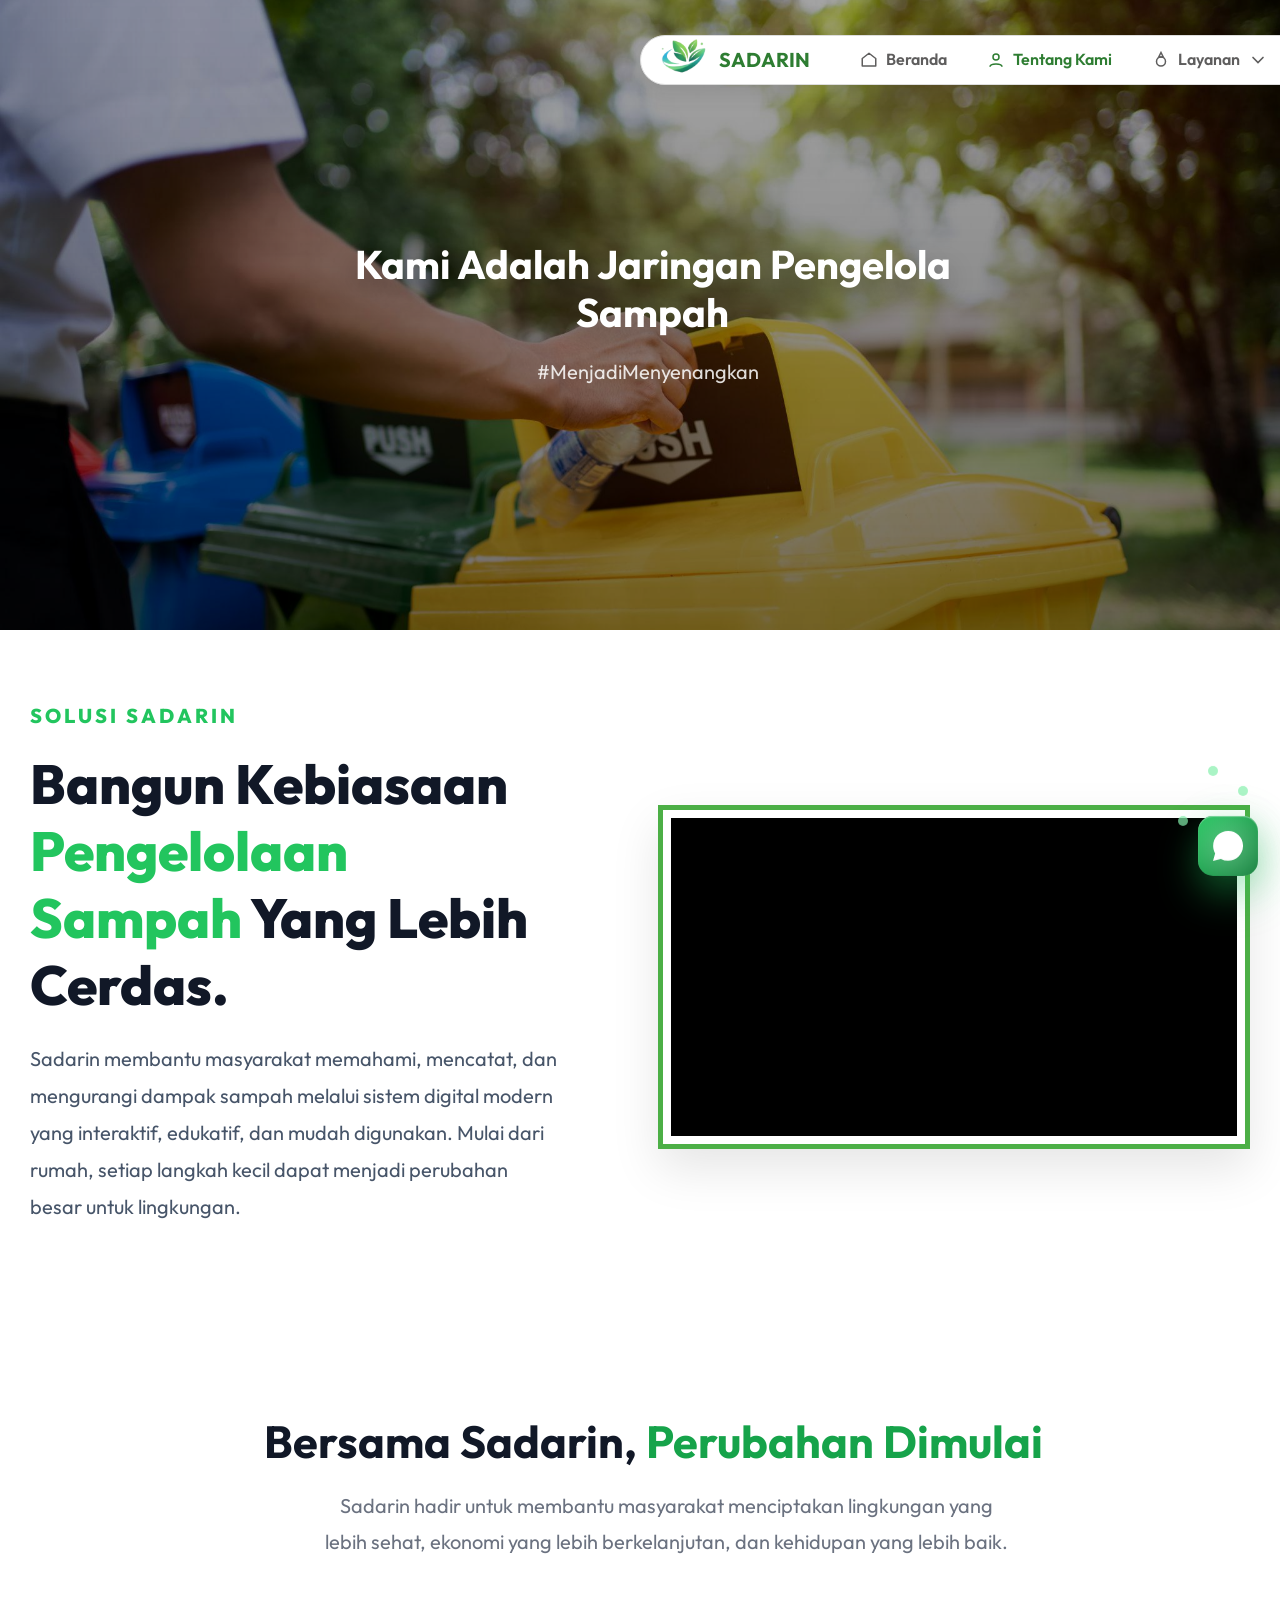
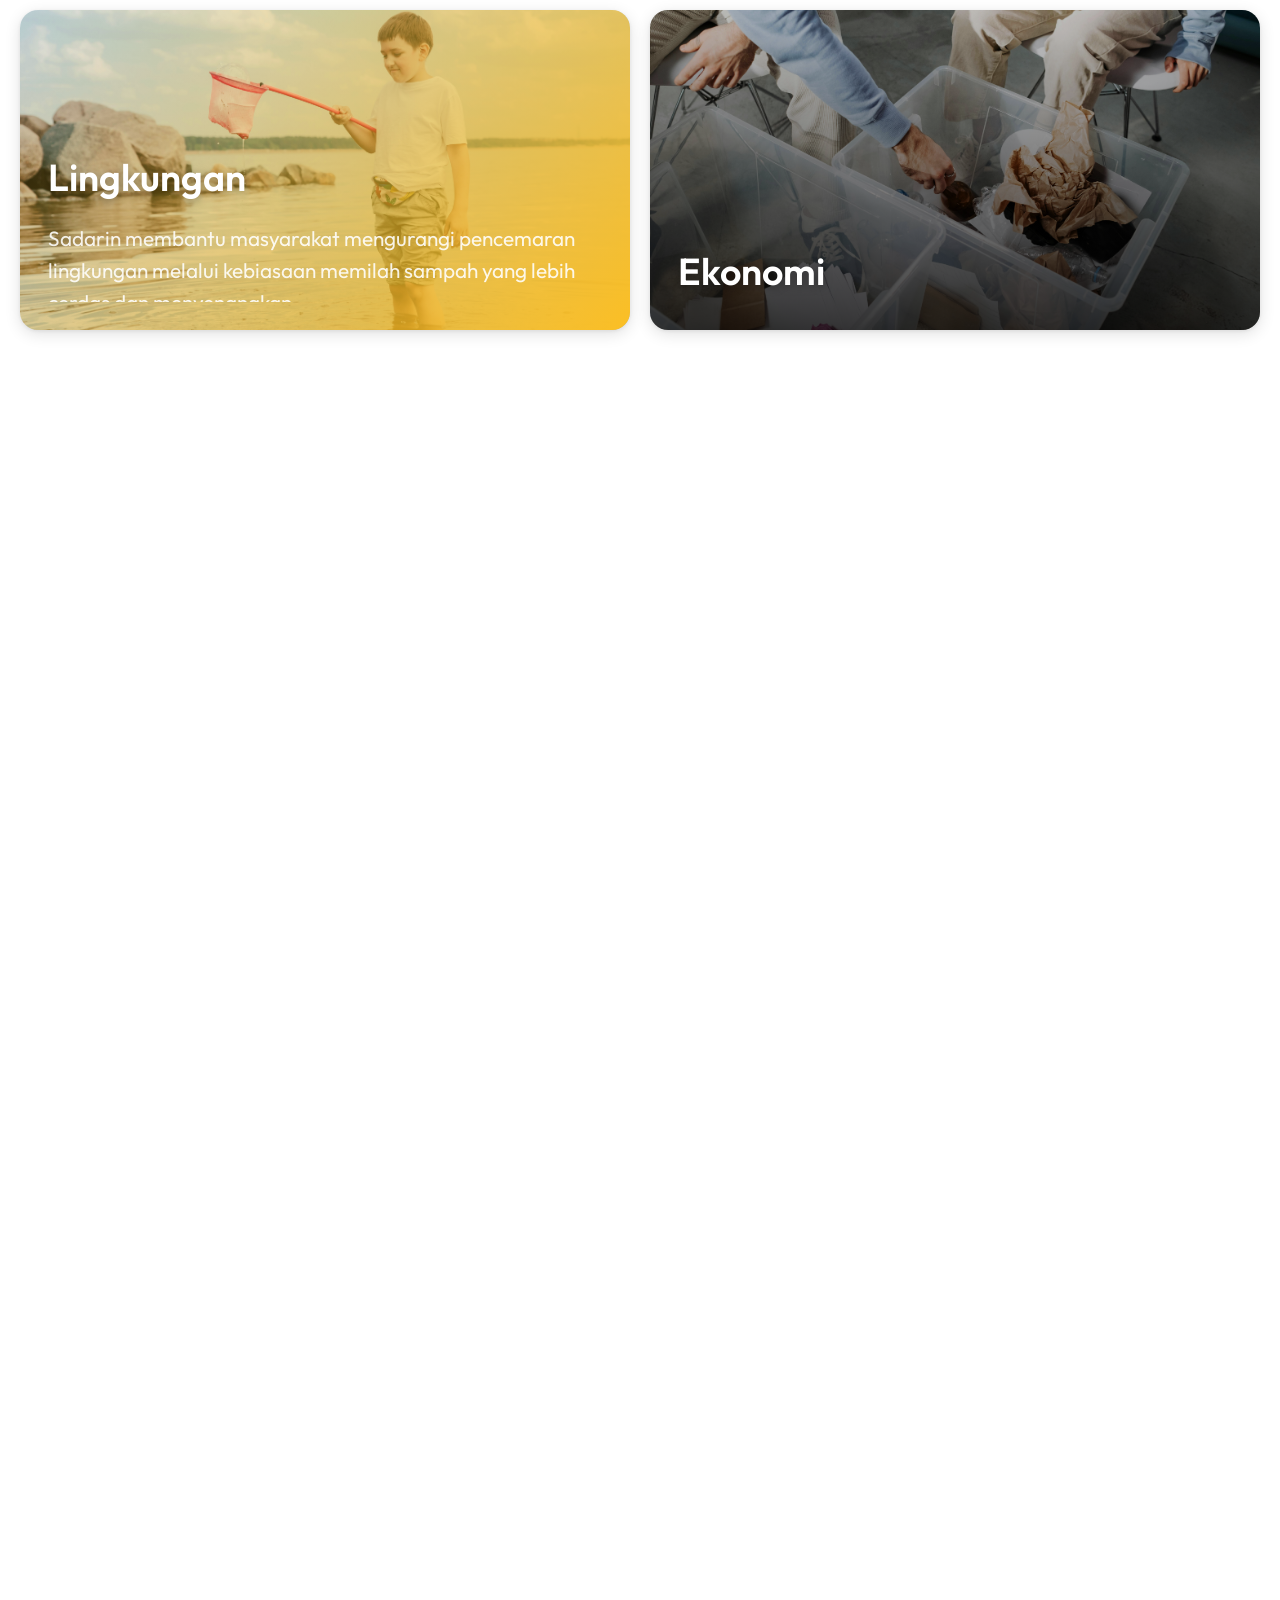
<file: tentang/tentang.html>
<!DOCTYPE html>
<html lang="id">
<head>
    <meta charset="UTF-8">
    <meta name="viewport" content="width=device-width, initial-scale=1.0">
    <title>Sadarin - Tentang Kami</title>
    <link rel="stylesheet" href="tentang.css">
    <link rel="icon" href="../asset/logo/logo1.png">
    <link href="https://unpkg.com/aos@2.3.1/dist/aos.css" rel="stylesheet">
</head>
<body>
    <a  href="https://wa.me/6285180676238"
   target="_blank"
   class="sadarin-float"
   rel="noopener noreferrer"
   aria-label="floating-wa">
    <!-- GLOW -->
    <div class="wa-glow"></div>

    <!-- FLOATING PARTICLES -->
    <span class="particle p1"></span>
    <span class="particle p2"></span>
    <span class="particle p3"></span>

    <!-- MAIN BUTTON -->
    <div class="wa-premium-btn">

        <!-- LIQUID BG -->
        <div class="liquid"></div>

        <!-- ICON -->
        <svg xmlns="http://www.w3.org/2000/svg"
            width="30"
            height="30"
            fill="white"
            viewBox="0 0 24 24">

            <path d="M20.52 3.48A11.86 11.86 0 0012.06 0C5.47 0 .12 5.35.12 11.94c0 2.1.55 4.15 1.6 5.97L0 24l6.3-1.65a11.88 11.88 0 005.76 1.47h.01c6.59 0 11.94-5.35 11.94-11.94 0-3.19-1.24-6.18-3.49-8.4z"/>
        </svg>

    </div>

</a>

    <header>
        <div class="mobile-menu" id="mobileMenu">
         <div class="menu-close" id="menuClose">
                 <span></span>
                <span></span>
                 </div>
        <div class="mobile-card">
            <a href="../index.html">
                <svg class="nav-icon" viewBox="0 0 24 24"><path d="M3 10L12 3L21 10V20H3V10Z" stroke="currentColor" stroke-width="2" fill="none" stroke-linejoin="round"/></svg>
                Beranda
            </a>
            <a href="../tentang/tentang.html" class="active">
                <svg class="nav-icon" viewBox="0 0 24 24"><circle cx="12" cy="8" r="4" stroke="currentColor" stroke-width="2" fill="none"/><path d="M4 21C4 16 20 16 20 21" stroke="currentColor" stroke-width="2" fill="none"/></svg>
                Tentang Kami
            </a>
            <div class="mobile-dropdown">
    <div class="mobile-dropdown-btn">
        <svg class="nav-icon" viewBox="0 0 24 24">
            <path d="M12 2L15 8H9L12 2Z" stroke="currentColor" stroke-width="2" fill="none"/>
            <circle cx="12" cy="14" r="6" stroke="currentColor" stroke-width="2" fill="none"/>
        </svg>

        <span>Layanan</span>

        <svg class="dropdown-arrow" viewBox="0 0 24 24">
            <path d="M6 9L12 15L18 9" stroke="currentColor" stroke-width="2" fill="none" stroke-linecap="round"/>
        </svg>
    </div>

    <div class="mobile-dropdown-content">
        <a href="../layanan/jejak/jejak.html"><img src="../asset/img/naik.png" alt="">JejakHijau</a>
        <a href="../layanan/bumi/bumi.html"><img src="../asset/img/bumi 2.png" alt="">BumiMeter</a>
        <a href="../layanan/tracer/tracer.html"><img src="../asset/img/kilometer 2.png" alt="">SadarPoint</a>
        <a href="../layanan/rekomendasi/rekomendasi.html"><img src="../asset/img/manusia 2.png" alt="">SaranHijau</a>
    </div>

</div>
            <a href="../kontak/kontak.html">
                <svg class="nav-icon" viewBox="0 0 24 24"><rect x="3" y="5" width="18" height="14" stroke="currentColor" stroke-width="2" fill="none"/><path d="M3 7L12 13L21 7" stroke="currentColor" stroke-width="2" fill="none"/></svg>
                Kontak
            </a>
        </div>
    </div>

<nav class="navbar" data-aos="fade-down" data-aos-delay="300">
    <ul class="nav-links">
        <li class="brand">
            <img src="../asset/logo/logo1.png" alt="Logo SADARIN" class="logo" loading="lazy">
            <span class="sa-head">SADARIN</span> </li>
        <li class="li-head">
            <a href="../index.html">
                <svg class="nav-icon" viewBox="0 0 24 24"><path d="M3 10L12 3L21 10V20H3V10Z" stroke="currentColor" stroke-width="2" fill="none" stroke-linejoin="round"/></svg>Beranda
            </a>
        </li>
        <li class="li-head">
            <a href="../tentang/tentang.html" class="active">
                <svg class="nav-icon" viewBox="0 0 24 24"><circle cx="12" cy="8" r="4" stroke="currentColor" stroke-width="2" fill="none"/><path d="M4 21C4 16 20 16 20 21" stroke="currentColor" stroke-width="2" fill="none"/></svg>Tentang Kami
            </a>
        </li>
       <li class="li-head dropdown">
    <a href="#">
        <svg class="nav-icon" viewBox="0 0 24 24">
            <path d="M12 2L15 8H9L12 2Z" stroke="currentColor" stroke-width="2" fill="none"/>
            <circle cx="12" cy="14" r="6" stroke="currentColor" stroke-width="2" fill="none"/>
        </svg>
        Layanan
        <svg class="dropdown-arrow" viewBox="0 0 24 24">
            <path d="M6 9L12 15L18 9" stroke="currentColor" stroke-width="2" fill="none" stroke-linecap="round"/>
        </svg>
    </a>
    

    <ul class="dropdown-menu">
        <li><a href="../layanan/jejak/jejak.html"><img src="../asset/img/naik.png" alt="">jejakHijau</a></li>
        <li><a href="../layanan/bumi/bumi.html"><img src="../asset/img/bumi 2.png" alt="">BumiMeter</a></li>
        <li><a href="../layanan/tracer/tracer.html"><img src="../asset/img/kilometer 2.png" alt="">SadarPoint</a></li>
        <li><a href="../layanan/rekomendasi/rekomendasi.html"><img src="../asset/img/manusia 2.png" alt="">SaranHijau</a></li>
    </ul>
</li>
        <li class="li-head">
            <a href="../kontak/kontak.html">
                <svg class="nav-icon" viewBox="0 0 24 24"><rect x="3" y="5" width="18" height="14" stroke="currentColor" stroke-width="2" fill="none"/><path d="M3 7L12 13L21 7" stroke="currentColor" stroke-width="2" fill="none"/></svg>Kontak
            </a>
        </li>
    </ul>

    <div class="hamburger" id="hamburger">
        <span></span>
        <span></span>
        <span></span>
    </div>
</nav>

<div class="menu-overlay" id="menuOverlay"></div>

    <div class="tentang-hero" data-aos="fade-up" data-aos-delay="300">
        <div class="tentang-hero-img" id="hertan">
            <img src="../asset/img/tentang-img1.jpg" alt="hero-tentanng-img">
        </div>
        <div class="tentang-hero-content">
            <h1>Kami Adalah Jaringan Pengelola Sampah</h1>
            <p>#MenjadiMenyenangkan</p>
        </div>
    </div>
    </header>

    <main>

        <section class="revolusi-section" data-aos="fade-up" data-aos-delay="600">
    <div class="revolusi-wrapper">

        <div class="revolusi-content"
        data-aos="fade-up"
        data-aos-delay="200">

            <span class="revolusi-badge">
                SOLUSI SADARIN
            </span>

            <h2>
                Bangun Kebiasaan
                <span>Pengelolaan Sampah</span>
                Yang Lebih Cerdas.
            </h2>

            <p class="revolusi-desc">
                Sadarin membantu masyarakat memahami, mencatat, dan mengurangi
                dampak sampah melalui sistem digital modern yang interaktif,
                edukatif, dan mudah digunakan. Mulai dari rumah, setiap langkah
                kecil dapat menjadi perubahan besar untuk lingkungan.
            </p>

        </div>
        <div class="revolusi-video-box"
        data-aos="fade-up"
        data-aos-delay="400">

            <div class="youtube-frame">
                <iframe
                    src="https://www.youtube.com/embed/88eXGLIziRM"
                    title="Video Edukasi Sadarin"
                    allow="accelerometer; autoplay; clipboard-write; encrypted-media; gyroscope; picture-in-picture; web-share"
                    allowfullscreen>
                </iframe>
            </div>

        </div>

    </div>
</section>



<section class="impact-section"  data-aos="fade-up" data-aos-delay="600">

    <!-- HEADER -->
    <div class="impact-header"
    data-aos="fade-up">
        <h2>
            Bersama Sadarin,
            <span>Perubahan Dimulai</span>
        </h2>

        <p>
            Sadarin hadir untuk membantu masyarakat
            menciptakan lingkungan yang lebih sehat,
            ekonomi yang lebih berkelanjutan,
            dan kehidupan yang lebih baik.
        </p>

    </div>

    <!-- IMPACT LIST -->
    <div class="impact-list">

        <!-- LINGKUNGAN -->
        <div class="impact-item active"
        data-aos="fade-up"
        data-aos-delay="200">

            <div class="impact-image">

                <img src="../asset/img/bersama-tentang.jpg"
                alt="Lingkungan"
                loading="lazy">

                <div class="impact-overlay">
                    <h3> Lingkungan</h3>

                    <p>
                        Sadarin membantu masyarakat mengurangi
                        pencemaran lingkungan melalui kebiasaan
                        memilah sampah yang lebih cerdas dan menyenangkan.
                    </p>

                </div>

            </div>

        </div>

        <!-- EKONOMI -->
        <div class="impact-item"
        data-aos="fade-up"
        data-aos-delay="400">

            <div class="impact-image">

                <img src="../asset/img/bersama-tentang1.jpg"
                alt="Ekonomi"
                loading="lazy">

                <div class="impact-overlay">

                    <h3> Ekonomi</h3>

                    <p>
                        Pengelolaan sampah membuka peluang
                        ekonomi baru melalui daur ulang,
                        pengurangan limbah, dan ekonomi sirkular.
                    </p>

                </div>

            </div>

        </div>

        <!-- SOSIAL -->
        <div class="impact-item"
        data-aos="fade-up"
        data-aos-delay="600">

            <div class="impact-image">

                <img src="../asset/img/bersama-tentang2.jpg"
                alt="Sosial"
                loading="lazy">

                <div class="impact-overlay">
                    <h3> Sosial</h3>

                    <p>
                        Sadarin membangun kesadaran bersama
                        agar masyarakat lebih peduli terhadap
                        kebersihan dan masa depan bumi.
                    </p>

                </div>

            </div>

        </div>

        <!-- KESEHATAN -->
        <div class="impact-item"
        data-aos="fade-up"
        data-aos-delay="800">

            <div class="impact-image">

                <img src="../asset/img/bersama-tentang3.jpg"
                alt="Kesehatan"
                loading="lazy">

                <div class="impact-overlay">
                    <h3> Kesehatan</h3>

                    <p>
                        Lingkungan yang bersih membantu
                        mengurangi risiko penyakit dan
                        menciptakan kehidupan yang lebih sehat
                        untuk semua orang.
                    </p>

                </div>

            </div>

        </div>

    </div>

</section>

<section  data-aos="fade-up" data-aos-delay="600">
    
    <div class="partner-slider">
    <div class="partner">
        <img src="../asset/img/utps.png" alt="upts" loading="lazy">
        <img src="../asset/img/pepelingash.png" alt="pepelingash" loading="lazy">
        <img src="../asset/img/WALHI.png" alt="WALHI" loading="lazy">
        <img src="../asset/img/trash.png" alt="trash-hero" loading="lazy">
        <img src="../asset/img/wri.png" alt="WRI" loading="lazy">
        <img src="../asset/img/utps.png" alt="upts" loading="lazy">
        <img src="../asset/img/pepelingash.png" alt="pepelingash" loading="lazy">
        <img src="../asset/img/WALHI.png" alt="WALHI" loading="lazy">
        <img src="../asset/img/trash.png" alt="trash-hero" loading="lazy">
        <img src="../asset/img/wri.png" alt="WRI" loading="lazy">
    </div>
    </div>
</section>

    <section class="hero-about"  data-aos="fade-up" data-aos-delay="600">
            <div class="hero-about-content">
                <h1> Bergabunglah dengan Gerakan Kami</h1>
                <p>#MenjadiMenyenangkan</p>
            </div>
            <div class="hero-about-image">
                <img src="../asset/img/bergabung.jpg" alt="hero" loading="lazy">
            </div>
        </section>


        <footer class="footer" data-aos="fade-up" data-aos-delay="600">
            <div class="footer-container">
                <hr class="footer-divider">
                <div class="footer-wrapper">
                    <div class="footer-kiri">
                        <div class="footer-kepala">
                            <div class="footer-head">
                                <img src="../asset/logo/logo1.png" alt="logo-sadarin">
                                <h2 class="logo">SADARIN</h2>
                            </div>
                            <div class="footer-col">         
                                <p>
                                    Website ini dibuat untuk memberikan informasi,
                                    kegiatan, dan layanan pengelolaan sampah modern
                                    agar masyarakat lebih sadar lingkungan.
                                </p>
                            </div>
                        </div> 

                        <div class="footer-col">
                            <h3 class="icon">Ikuti Kami</h3>

                            <div class="social">
                                <div class="social-icon">
                                    <a href="https://instagram.com/sadarin.id"
                                        target="_blank"
                                        rel="noopener noreferrer"
                                        aria-label="Instagram Sadarin">
                                        <svg xmlns="http://www.w3.org/2000/svg" width="24" height="24" viewBox="0 0 24 24" fill="none" stroke="currentColor" stroke-width="2" stroke-linecap="round" stroke-linejoin="round">
                                            <rect x="2" y="2" width="20" height="20" rx="5" ry="5"></rect>
                                            <path d="M16 11.37A4 4 0 1 1 12.63 8 4 4 0 0 1 16 11.37z"></path>
                                            <line x1="17.5" y1="6.5" x2="17.51" y2="6.5"></line>
                                        </svg>
                                    </a>
                                </div>

                                <div class="social-icon">
                                    <a href="https://www.tiktok.com/@sadarin.id" target="_blank" rel="noopener noreferrer" aria-label="TikTok Sadarin">
                                        <svg xmlns="http://www.w3.org/2000/svg" width="24" height="24" viewBox="0 0 24 24" fill="none" stroke="currentColor" stroke-width="2" stroke-linecap="round" stroke-linejoin="round">
                                            <path d="M9 12a4 4 0 1 0 4 4V4a5 5 0 0 0 5 5"></path>
                                        </svg>
                                    </a>
                                </div>

                                <div class="social-icon">
                                    <a href="https://www.linkedin.com/company/sadarin-id" target="_blank" rel="noopener noreferrer" aria-label="LinkedIn Sadarin">
                                        <svg xmlns="http://www.w3.org/2000/svg" width="24" height="24" viewBox="0 0 24 24" fill="none" stroke="currentColor" stroke-width="2" stroke-linecap="round" stroke-linejoin="round">
                                            <path d="M16 8a6 6 0 0 1 6 6v7h-4v-7a2 2 0 0 0-2-2h-4v9h-4v-9h4v-4z"></path>
                                            <rect x="2" y="9" width="4" height="12"></rect>
                                            <circle cx="4" cy="4" r="2"></circle>
                                        </svg>
                                    </a>
                                </div>

                                <div class="social-icon">
                                    <a href="https://youtu.be/88eXGLIziRM?si=33aBQYPZilZhkrmS" target="_blank" rel="noopener noreferrer" aria-label="LinkedIn Sadarin">
                                        <svg xmlns="http://www.w3.org/2000/svg" viewBox="0 0 24 24" width="40" height="40" fill="none" stroke="currentColor" stroke-width="2" stroke-linecap="round" stroke-linejoin="round">
                                            <path d="M22.54 6.42a2.78 2.78 0 0 0-1.94-2C18.88 4 12 4 12 4s-6.88 0-8.6.46a2.78 2.78 0 0 0-1.94 2A29 29 0 0 0 1 11.75a29 29 0 0 0 .46 5.33A2.78 2.78 0 0 0 3.4 19c1.72.46 8.6.46 8.6.46s6.88 0 8.6-.46a2.78 2.78 0 0 0 1.94-2 29 29 0 0 0 .46-5.25 29 29 0 0 0-.46-5.33z"/>
                                            <polygon points="9.75 15.02 15.5 11.75 9.75 8.48 9.75 15.02"/>
                                        </svg>

                                    </a>
                                </div>
                            </div>
                        </div>
                    </div>

                    <div class="footer-wriper">
                        <div class="footer-col">
                            <h3>Menu</h3>
                            <ul>
                                <li><a href="../index.html">
                                <svg class="nav-icon" viewBox="0 0 24 24"><path d="M3 10L12 3L21 10V20H3V10Z" stroke="currentColor" stroke-width="2" fill="none" stroke-linejoin="round"/></svg>Beranda</a></li>
                                <li><a href="../tentang/tentang.html">
                                <svg class="nav-icon" viewBox="0 0 24 24"><circle cx="12" cy="8" r="4" stroke="currentColor" stroke-width="2" fill="none"/><path d="M4 21C4 16 20 16 20 21" stroke="currentColor" stroke-width="2" fill="none"/></svg> Tentang Kami</a></li>
                                <li><a href="../kontak/kontak.html">
                                    <svg class="nav-icon" viewBox="0 0 24 24"><rect x="3" y="5" width="18" height="14" stroke="currentColor" stroke-width="2" fill="none"/><path d="M3 7L12 13L21 7" stroke="currentColor" stroke-width="2" fill="none"/></svg>Kontak</a></li>
                            </ul>
                        </div>

                        <div class="footer-col">
                            <h3>Dukungan</h3>
                            <div class="dukungan">
                                <p><a href="../tentang/tentang.html">Edukasi & Panduan</a></p>
                                <p><a href="../kontak/kontak.html">Hubungi Kami</a></p>
                            </div>
                        </div>
                    </div>
                    
                </div>

                <div class="footer-bottom">
                    <hr class="footer-divider">
                    <p>© 2026 SADARIN • Dibuat Oleh Reliska Team</p>
                    <p>RPL SMK N 1 GIANYAR</p>
                </div>
            </div>
        </footer>
    </main>
    




      <script type="module" src="tentang.js"></script>
<!-- AOS tetap -->
<script src="https://unpkg.com/aos@2.3.1/dist/aos.js"></script>

<script>
    AOS.init({
        duration: 1000,
        once: true,
        offset: 100
    });
</script>
</body>
</html>
</file>
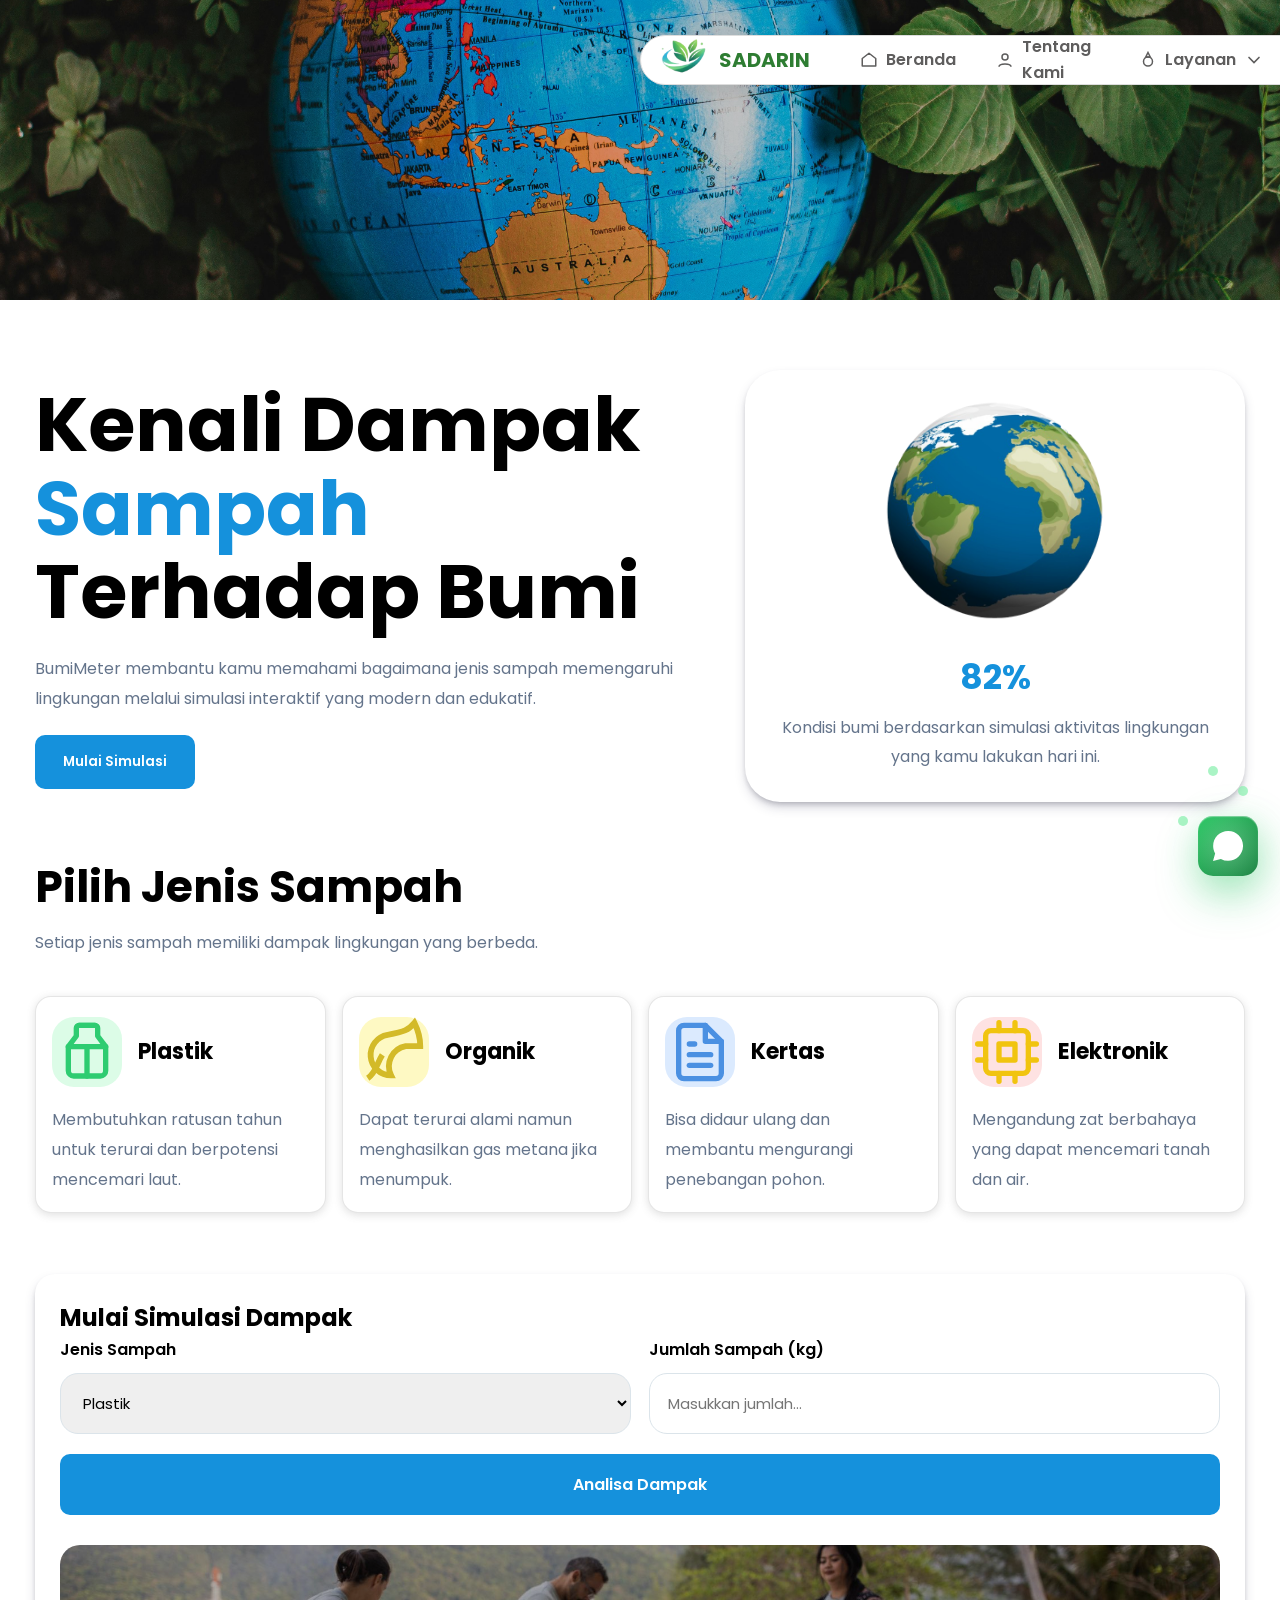
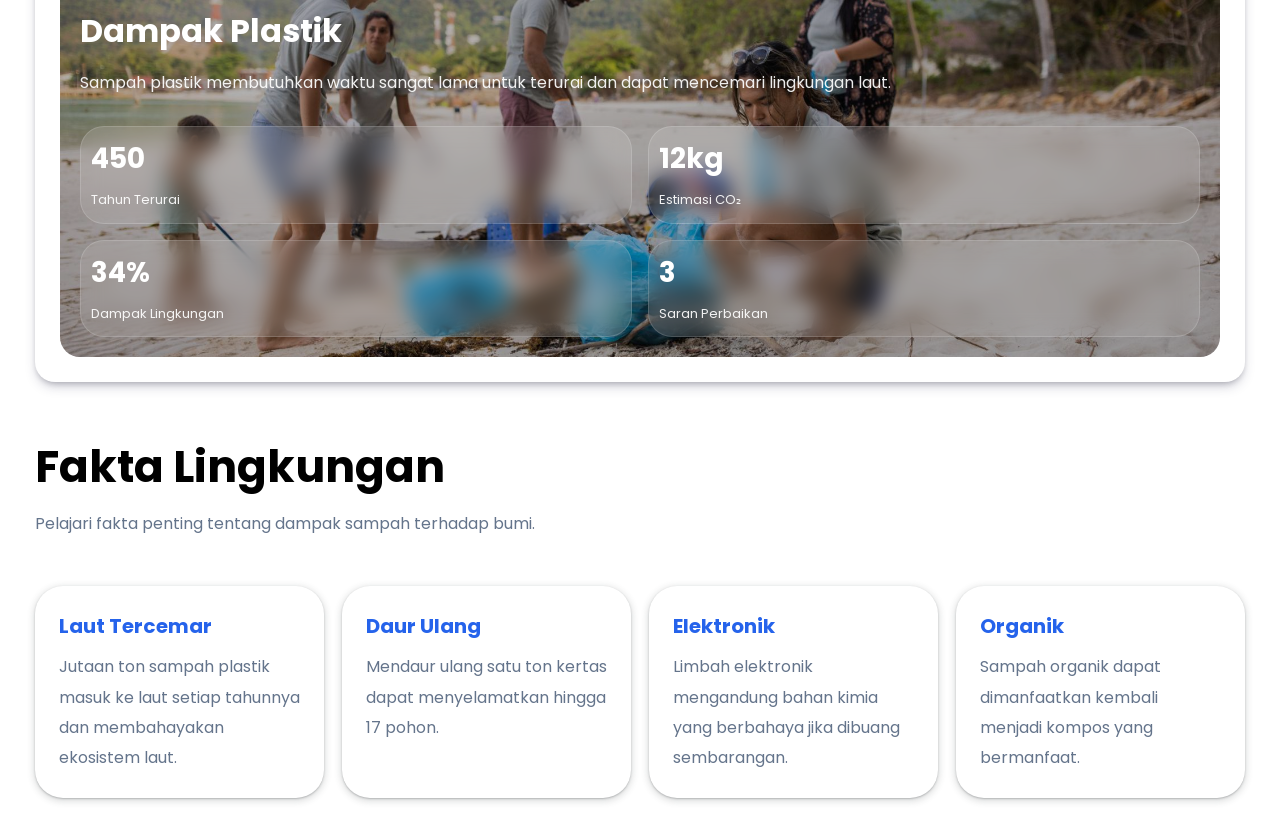
<file: layanan/bumi/bumi.html>
<!DOCTYPE html>
<html lang="id">
<head>
    <meta charset="UTF-8">
    <meta name="viewport" content="width=device-width, initial-scale=1.0">
    <title>Sadarin - BumiMeter</title>
    <link rel="preconnect" href="https://fonts.googleapis.com">
    <link rel="preconnect" href="https://fonts.gstatic.com" crossorigin>
    <link href="https://fonts.googleapis.com/css2?family=Poppins:wght@300;400;500;600;700;800&display=swap" rel="stylesheet">
    <link rel="stylesheet" href="bumi.css">
    <link rel="stylesheet" href="https://unpkg.com/aos@2.3.1/dist/aos.css" />
    <link rel="icon" href="../../asset/logo/logo1.png">
</head>
<body>

    <a  href="https://wa.me/6281246890251"
   target="_blank"
   class="sadarin-float"
   rel="noopener noreferrer"
   aria-label="floating-wa">
    <!-- GLOW -->
    <div class="wa-glow"></div>

    <!-- FLOATING PARTICLES -->
    <span class="particle p1"></span>
    <span class="particle p2"></span>
    <span class="particle p3"></span>


    <!-- MAIN BUTTON -->
    <div class="wa-premium-btn">

        <!-- LIQUID BG -->
        <div class="liquid"></div>

        <!-- ICON -->
        <svg xmlns="http://www.w3.org/2000/svg"
            width="30"
            height="30"
            fill="white"
            viewBox="0 0 24 24">

            <path d="M20.52 3.48A11.86 11.86 0 0012.06 0C5.47 0 .12 5.35.12 11.94c0 2.1.55 4.15 1.6 5.97L0 24l6.3-1.65a11.88 11.88 0 005.76 1.47h.01c6.59 0 11.94-5.35 11.94-11.94 0-3.19-1.24-6.18-3.49-8.4z"/>
        </svg>

    </div>

</a>

    <header>
     
    <div class="mobile-menu" id="mobileMenu">
         <div class="menu-close" id="menuClose">
                 <span></span>
                <span></span>
                 </div>
        <div class="mobile-card">
            <a href="../../index.html">
                <svg class="nav-icon" viewBox="0 0 24 24"><path d="M3 10L12 3L21 10V20H3V10Z" stroke="currentColor" stroke-width="2" fill="none" stroke-linejoin="round"/></svg>
                Beranda
            </a>
            <a href="../../tentang/tentang.html">
                <svg class="nav-icon" viewBox="0 0 24 24"><circle cx="12" cy="8" r="4" stroke="currentColor" stroke-width="2" fill="none"/><path d="M4 21C4 16 20 16 20 21" stroke="currentColor" stroke-width="2" fill="none"/></svg>
                Tentang Kami
            </a>
            <div class="mobile-dropdown">
    <div class="mobile-dropdown-btn">
        <svg class="nav-icon" viewBox="0 0 24 24">
            <path d="M12 2L15 8H9L12 2Z" stroke="currentColor" stroke-width="2" fill="none"/>
            <circle cx="12" cy="14" r="6" stroke="currentColor" stroke-width="2" fill="none"/>
        </svg>

        <span>Layanan</span>

        <svg class="dropdown-arrow" viewBox="0 0 24 24">
            <path d="M6 9L12 15L18 9" stroke="currentColor" stroke-width="2" fill="none" stroke-linecap="round"/>
        </svg>
    </div>

    <div class="mobile-dropdown-content">
        <a href="../../layanan/jejak/jejak.html"><img src="../../asset/img/naik.png" alt="">JejakHijau</a>
        <a href="../../layanan/bumi/bumi.html" class="active"><img src="../../asset/img/bumi 2.png" alt="">BumiMeter</a>
        <a href="../../layanan/tracer/tracer.html"><img src="../../asset/img/kilometer 2.png" alt="">SadarPoint</a>
        <a href="../../layanan/rekomendasi/rekomendasi.html"><img src="../../asset/img/manusia 2.png" alt="">SaranHijau</a>
    </div>

</div>
            <a href="../../kontak/kontak.html">
                <svg class="nav-icon" viewBox="0 0 24 24"><rect x="3" y="5" width="18" height="14" stroke="currentColor" stroke-width="2" fill="none"/><path d="M3 7L12 13L21 7" stroke="currentColor" stroke-width="2" fill="none"/></svg>
                Kontak
            </a>
        </div>
    </div>

<nav class="navbar" data-aos="fade-down" data-aos-delay="300">
    <ul class="nav-links">
        <li class="brand">
            <img src="../../asset/logo/logo1.png" alt="Logo SADARIN" class="logo" loading="lazy">
            <span class="sa-head">SADARIN</span> </li>
        <li class="li-head">
            <a href="../../index.html">
                <svg class="nav-icon" viewBox="0 0 24 24"><path d="M3 10L12 3L21 10V20H3V10Z" stroke="currentColor" stroke-width="2" fill="none" stroke-linejoin="round"/></svg>Beranda
            </a>
        </li>
        <li class="li-head">
            <a href="../../tentang/tentang.html">
                <svg class="nav-icon" viewBox="0 0 24 24"><circle cx="12" cy="8" r="4" stroke="currentColor" stroke-width="2" fill="none"/><path d="M4 21C4 16 20 16 20 21" stroke="currentColor" stroke-width="2" fill="none"/></svg>Tentang Kami
            </a>
        </li>
       <li class="li-head dropdown">
    <a href="#">
        <svg class="nav-icon" viewBox="0 0 24 24">
            <path d="M12 2L15 8H9L12 2Z" stroke="currentColor" stroke-width="2" fill="none"/>
            <circle cx="12" cy="14" r="6" stroke="currentColor" stroke-width="2" fill="none"/>
        </svg>
        Layanan
        <svg class="dropdown-arrow" viewBox="0 0 24 24">
            <path d="M6 9L12 15L18 9" stroke="currentColor" stroke-width="2" fill="none" stroke-linecap="round"/>
        </svg>
    </a>
    

    <ul class="dropdown-menu">
        <li><a href="../../layanan/jejak/jejak.html"><img src="../../asset/img/naik.png" alt="">jejakHijau</a></li>
        <li><a href="../../layanan/bumi/bumi.html"><img src="../../asset/img/bumi 2.png" alt="">BumiMeter</a></li>
        <li><a href="../../layanan/tracer/tracer.html"><img src="../../asset/img/kilometer 2.png" alt="">SadarPoint</a></li>
        <li><a href="../../layanan/rekomendasi/rekomendasi.html"><img src="../../asset/img/manusia 2.png" alt="">SaranHijau</a></li>
    </ul>
</li>
        <li class="li-head">
            <a href="../../kontak/kontak.html">
                <svg class="nav-icon" viewBox="0 0 24 24"><rect x="3" y="5" width="18" height="14" stroke="currentColor" stroke-width="2" fill="none"/><path d="M3 7L12 13L21 7" stroke="currentColor" stroke-width="2" fill="none"/></svg>Kontak
            </a>
        </li>
    </ul>

    <div class="hamburger" id="hamburger">
        <span></span>
        <span></span>
        <span></span>
    </div>
</nav>

<div class="menu-overlay" id="menuOverlay"></div>

<div class="hero-bumi" data-aos="fade-up" data-aos-delay="300">
<img src="../../asset/img/hero-bumi.jpeg" alt="hero-bumi" loading="lazy" class="hero-bg-bumi">
</div>
    </header> 


<main class="container">   
    <section class="hero" data-aos="fade-up" data-aos-delay="600">
        <div class="hero-content">
            <h1>
                Kenali Dampak <span>Sampah</span> Terhadap Bumi
            </h1>
            <p>
                BumiMeter membantu kamu memahami bagaimana jenis sampah memengaruhi lingkungan melalui simulasi interaktif yang modern dan edukatif.
            </p>
            <button class="hero-btn">
                Mulai Simulasi
        </button>
        </div>
        <div class="earth-card">
            <div class="planet">
                <img src="../../asset/img/bumi-remove.png" alt="float-bumi" loading="lazy">
            </div>
            <div class="earth-info">
                <h2 id="earthHealth">82%</h2>
                <p>Kondisi bumi berdasarkan simulasi aktivitas lingkungan yang kamu lakukan hari ini.</p>
            </div>
        </div>
    </section>

<!-- SIMULATION -->

    <div class="section-title" data-aos="fade-up" data-aos-delay="600">
        <h2>Pilih Jenis Sampah</h2>
        <p>Setiap jenis sampah memiliki dampak lingkungan yang berbeda.</p>
    </div>

    <div class="simulation-grid">
        <div class="simulation-card" data-type="Plastik" data-aos="fade-up" data-aos-delay="600">
            <div class="sim-top">
                <div class="sim-icon green">
                     <svg width="64" height="64" viewBox="0 0 24 24" fill="none" stroke="#2ECC71" stroke-width="2" stroke-linecap="round" stroke-linejoin="round">
                         <line x1="9" y1="2" x2="15" y2="2"></line>
                         <path d="M7 21h10a2 2 0 0 0 2-2V10l-3-4V3a1 1 0 0 0-1-1h-6a1 1 0 0 0-1 1v3L5 10v9a2 2 0 0 0 2 2z"></path>
                                                    <line x1="5" y1="10" x2="19" y2="10"></line>
                                                    <path d="M12 10v11"></path>
                                                </svg>
                </div>
                <h3>Plastik</h3>
            </div>
            <p>Membutuhkan ratusan tahun untuk terurai dan berpotensi mencemari laut.</p>
        </div>
        <div class="simulation-card" data-type="Organik" data-aos="fade-up" data-aos-delay="600">
            <div class="sim-top">
                <div class="sim-icon yellow">
                     <svg viewBox="0 0 24 24" fill="none" stroke="#D3BA29" stroke-width="2">
                                        <path d="M11 20A7 7 0 0 1 9.8 6.1C15.5 5 17 4.48 19 2c1 2 2 4.18 2 8h-5a7 7 0 0 0-5 10Z"/>
                                        <path d="M3 21c3-2 3-5 5-8"/>
                                    </svg>
                </div>
                <h3>Organik</h3>
            </div>
            <p>Dapat terurai alami namun menghasilkan gas metana jika menumpuk.</p>
        </div>
        <div class="simulation-card" data-type="Kertas" data-aos="fade-up" data-aos-delay="900">
            <div class="sim-top">
                <div class="sim-icon blue">
                    <svg width="64" height="64" viewBox="0 0 24 24" fill="none" stroke="#4A90E2" stroke-width="2" stroke-linecap="round" stroke-linejoin="round">
                                                    <path d="M14 2H6a2 2 0 0 0-2 2v16a2 2 0 0 0 2 2h12a2 2 0 0 0 2-2V8z"></path>
                                                    <polyline points="14 2 14 8 20 8"></polyline>
                                                    <line x1="16" y1="13" x2="8" y2="13"></line>
                                                    <line x1="16" y1="17" x2="8" y2="17"></line>
                                                    <polyline points="10 9 9 9 8 9"></polyline>
                                                </svg>
                </div>
                <h3>Kertas</h3>
            </div>
            <p>Bisa didaur ulang dan membantu mengurangi penebangan pohon.</p>
        </div>
        <div class="simulation-card" data-type="Elektronik" data-aos="fade-up" data-aos-delay="1200">
            <div class="sim-top">
                <div class="sim-icon red">
                    <svg width="64" height="64" viewBox="0 0 24 24" fill="none" stroke="#F1C40F" stroke-width="2" stroke-linecap="round" stroke-linejoin="round">
                                                    <rect x="4" y="4" width="16" height="16" rx="2" ry="2"></rect>
                                                    <rect x="9" y="9" width="6" height="6"></rect>
                                                    <line x1="9" y1="1" x2="9" y2="4"></line>
                                                    <line x1="15" y1="1" x2="15" y2="4"></line>
                                                    <line x1="9" y1="20" x2="9" y2="23"></line>
                                                    <line x1="15" y1="20" x2="15" y2="23"></line>
                                                    <line x1="20" y1="9" x2="23" y2="9"></line>
                                                    <line x1="20" y1="15" x2="23" y2="15"></line>
                                                    <line x1="1" y1="9" x2="4" y2="9"></line>
                                                    <line x1="1" y1="15" x2="4" y2="15"></line>
                                                </svg>
                </div>
                <h3>Elektronik</h3>
            </div>
            <p>Mengandung zat berbahaya yang dapat mencemari tanah dan air.</p>
        </div>
    </div>

<!-- ANALYSIS -->

    <section class="analysis-wrap" data-aos="fade-up" data-aos-delay="600">
        <h2>Mulai Simulasi Dampak</h2>
        <div class="analysis-grid">
            <div class="input-group">
                <label for="wasteType">Jenis Sampah</label>
                <select id="wasteType">
                    <option>Plastik</option>
                    <option>Organik</option>
                    <option>Kertas</option>
                    <option>Elektronik</option>
                </select>
            </div>
            <div class="input-group">
                <label>Jumlah Sampah (kg)</label>
                <input type="number" id="wasteAmount" placeholder="Masukkan jumlah...">
            </div>
        </div>
        <button class="analyze-btn" id="analyzeBtn">
            Analisa Dampak 
        </button>


            <div class="result-card" data-aos="fade-up" data-aos-delay="300">
                <div class="result-img">
                <img src="../../asset/img/headerback.jpg" alt="bumi-img" loading="lazy">
                </div>
                <div class="result-info">
                <h2 id="resultTitle">Dampak Plastik</h2>
                <p id="resultDesc">
                    Sampah plastik membutuhkan waktu sangat lama untuk terurai dan dapat mencemari lingkungan laut.
                </p>
                <div class="result-grid">
                    <div class="result-box" data-aos="fade-up" data-aos-delay="300">
                        <h3 id="decomposeTime">450</h3>
                        <p>Tahun Terurai</p>
                    </div>
                    <div class="result-box" data-aos="fade-up" data-aos-delay="600">
                        <h3 id="co2Impact">12kg</h3>
                        <p>Estimasi CO₂</p>
                    </div>
                    <div class="result-box" data-aos="fade-up" data-aos-delay="900">
                        <h3 id="earthImpact">34%</h3>
                        <p>Dampak Lingkungan</p>
                    </div>
                    <div class="result-box" data-aos="fade-up" data-aos-delay="1200">
                        <h3 id="ecoAction">3</h3>
                        <p>Saran Perbaikan</p>
                    </div>
                </div>
                </div>
            </div>
    </section>

<!-- FACT -->

    <div class="section-title" data-aos="fade-up" data-aos-delay="600">
        <h2>Fakta Lingkungan</h2>
        <p>Pelajari fakta penting tentang dampak sampah terhadap bumi.</p>
    </div>
    <section class="fact-section" data-aos="fade-up" data-aos-delay="600"> 
        <div class="fact-grid">
            <div class="fact-card" data-aos="fade-up" data-aos-delay="300">
                <h3> Laut Tercemar</h3>
                <p>Jutaan ton sampah plastik masuk ke laut setiap tahunnya dan membahayakan ekosistem laut.</p>
            </div>
            <div class="fact-card" data-aos="fade-up" data-aos-delay="600">
                <h3> Daur Ulang</h3>
                <p>Mendaur ulang satu ton kertas dapat menyelamatkan hingga 17 pohon.</p>
            </div>
            <div class="fact-card" data-aos="fade-up" data-aos-delay="900">
                <h3> Elektronik</h3>
                <p>Limbah elektronik mengandung bahan kimia yang berbahaya jika dibuang sembarangan.</p>
            </div>
            <div class="fact-card" data-aos="fade-up" data-aos-delay="1200">
                <h3> Organik</h3>
                <p>Sampah organik dapat dimanfaatkan kembali menjadi kompos yang bermanfaat.</p>
            </div>
        </div>
    </section>

</main>
 <script type="module" src="bumi.js"></script>

<!-- AOS tetap -->
<script src="https://unpkg.com/aos@2.3.1/dist/aos.js"></script>

<script>
    AOS.init({
        duration: 1000,
        once: true,
        offset: 100
    });
</script>
</body>
</html>
</file>
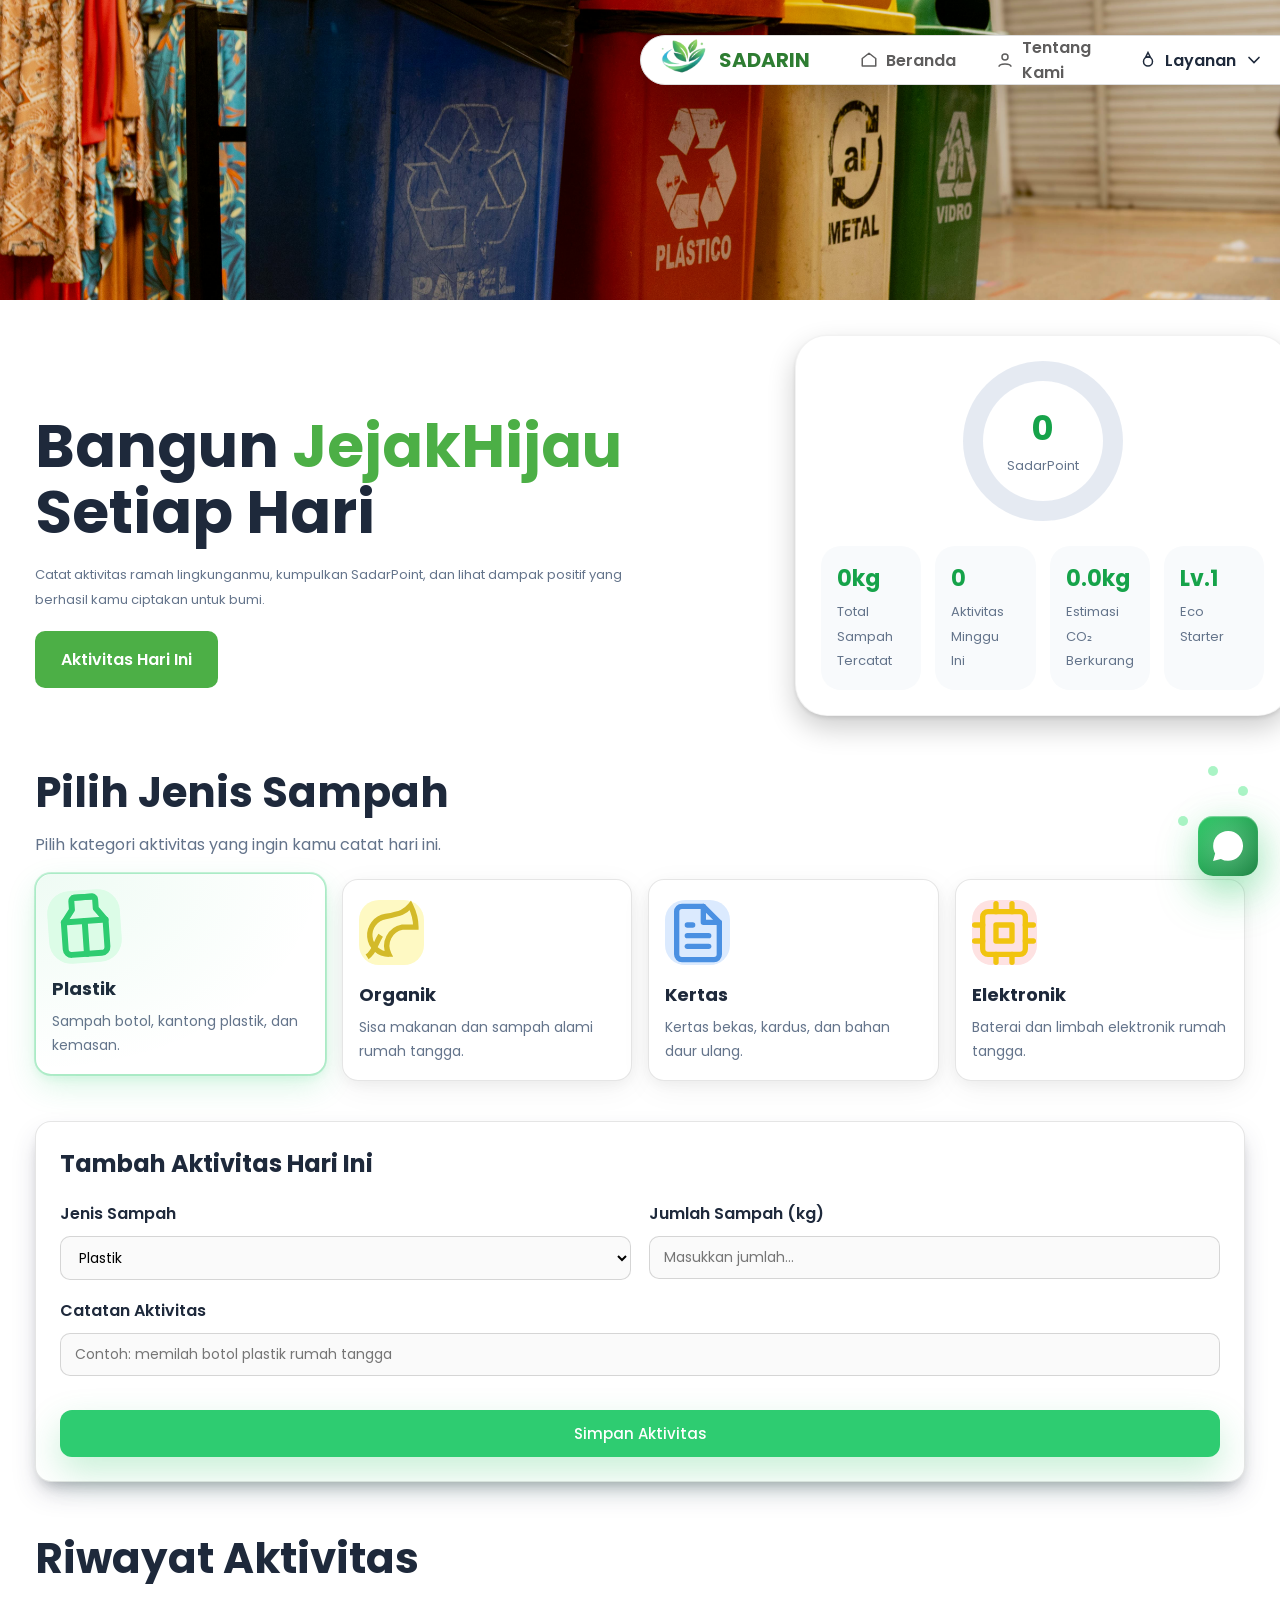
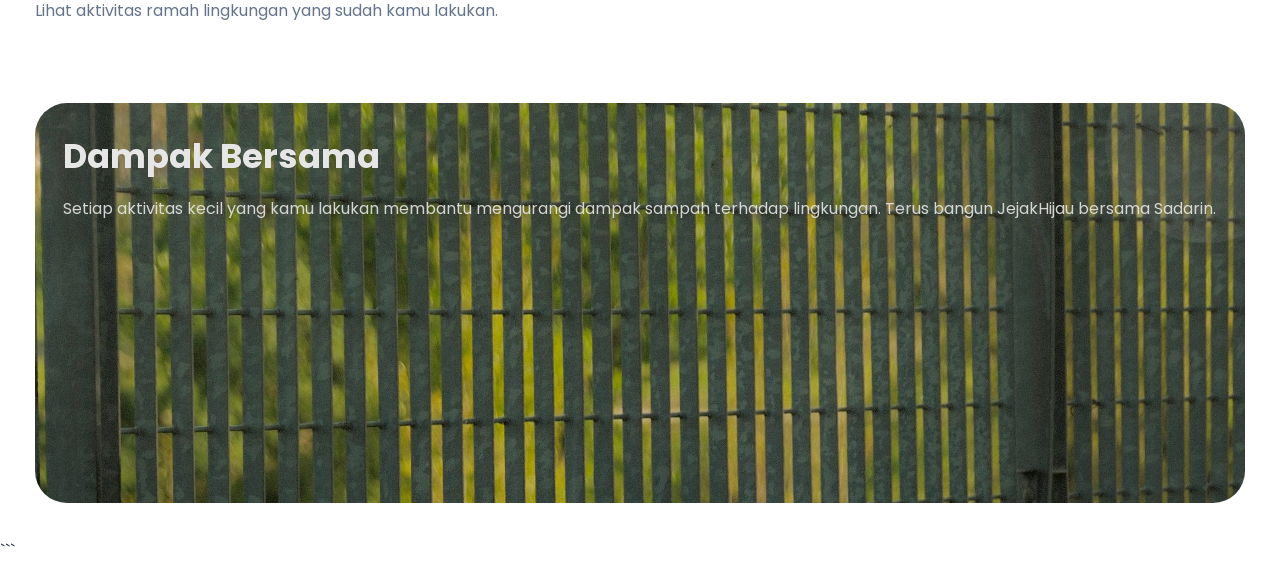
<file: layanan/jejak/jejak.html>
<!DOCTYPE html>
<html lang="id">
<head>
    <meta charset="UTF-8">
    <meta name="viewport" content="width=device-width, initial-scale=1.0">
    <title>Sadarin - JejakHijau</title>
    <link rel="preconnect" href="https://fonts.googleapis.com">
    <link rel="preconnect" href="https://fonts.gstatic.com" crossorigin>
    <link href="https://unpkg.com/aos@2.3.1/dist/aos.css" rel="stylesheet">
    <link href="https://fonts.googleapis.com/css2?family=Poppins:wght@300;400;500;600;700;800&display=swap" rel="stylesheet">
    <link rel="stylesheet" href="jejak.css">
    <link rel="icon" href="../../asset/logo/logo1.png">
</head>
<body>
    <a  href="https://wa.me/+6285180676238"
   target="_blank"
   class="sadarin-float"
   rel="noopener noreferrer"
   aria-label="floating-wa">
    <!-- GLOW -->
    <div class="wa-glow"></div>

    <!-- FLOATING PARTICLES -->
    <span class="particle p1"></span>
    <span class="particle p2"></span>
    <span class="particle p3"></span>


    <!-- MAIN BUTTON -->
    <div class="wa-premium-btn">

        <!-- LIQUID BG -->
        <div class="liquid"></div>

        <!-- ICON -->
        <svg xmlns="http://www.w3.org/2000/svg"
            width="30"
            height="30"
            fill="white"
            viewBox="0 0 24 24">

            <path d="M20.52 3.48A11.86 11.86 0 0012.06 0C5.47 0 .12 5.35.12 11.94c0 2.1.55 4.15 1.6 5.97L0 24l6.3-1.65a11.88 11.88 0 005.76 1.47h.01c6.59 0 11.94-5.35 11.94-11.94 0-3.19-1.24-6.18-3.49-8.4z"/>
        </svg>

    </div>

</a>

<header>
    <div class="mobile-menu" id="mobileMenu">
         <div class="menu-close" id="menuClose">
                 <span></span>
                <span></span>
                 </div>
        <div class="mobile-card">
            <a href="../../index.html">
             <svg class="nav-icon" viewBox="0 0 24 24"><path d="M3 10L12 3L21 10V20H3V10Z" stroke="currentColor" stroke-width="2" fill="none" stroke-linejoin="round"/></svg>
                Beranda
            </a>
            <a href="../../tentang/tentang.html">
                <svg class="nav-icon" viewBox="0 0 24 24"><circle cx="12" cy="8" r="4" stroke="currentColor" stroke-width="2" fill="none"/><path d="M4 21C4 16 20 16 20 21" stroke="currentColor" stroke-width="2" fill="none"/></svg>
                Tentang Kami
            </a>
            <div class="mobile-dropdown">
    <div class="mobile-dropdown-btn" >
        <svg class="nav-icon" viewBox="0 0 24 24">
            <path d="M12 2L15 8H9L12 2Z" stroke="currentColor" stroke-width="2" fill="none"/>
            <circle cx="12" cy="14" r="6" stroke="currentColor" stroke-width="2" fill="none"/>
        </svg>

        <span>Layanan</span>

        <svg class="dropdown-arrow" viewBox="0 0 24 24">
            <path d="M6 9L12 15L18 9" stroke="currentColor" stroke-width="2" fill="none" stroke-linecap="round"/>
        </svg>
    </div>

    <div class="mobile-dropdown-content">
        <a href="../../layanan/jejak/jejak.html" class="active"><img src="../../asset/img/naik.png" alt="JejakHijau">JejakHijau</a>
        <a href="../../layanan/bumi/bumi.html"><img src="../../asset/img/bumi 2.png" alt="BumiMeter">BumiMeter</a>
        <a href="../../layanan/tracer/tracer.html"><img src="../../asset/img/kilometer 2.png" alt="SadarPoint">SadarPoint</a>
        <a href="../../layanan/rekomendasi/rekomendasi.html"><img src="../../asset/img/manusia 2.png" alt="SaranHijau">SaranHijau</a>
    </div>

</div>
            <a href="../../kontak/kontak.html">
                <svg class="nav-icon" viewBox="0 0 24 24"><rect x="3" y="5" width="18" height="14" stroke="currentColor" stroke-width="2" fill="none"/><path d="M3 7L12 13L21 7" stroke="currentColor" stroke-width="2" fill="none"/></svg>
                Kontak
            </a>
        </div>
    </div>

<nav class="navbar" data-aos="fade-down" data-aos-delay="300">
    <ul class="nav-links">
        <li class="brand">
            <img src="../../asset/logo/logo1.png" alt="Logo SADARIN" class="logo" loading="lazy">
            <span class="sa-head">SADARIN</span> </li>
        <li class="li-head">
            <a href="../../index.html">
                <svg class="nav-icon" viewBox="0 0 24 24"><path d="M3 10L12 3L21 10V20H3V10Z" stroke="currentColor" stroke-width="2" fill="none" stroke-linejoin="round"/></svg>Beranda
            </a>
        </li>
        <li class="li-head">
            <a href="../../tentang/tentang.html">
                <svg class="nav-icon" viewBox="0 0 24 24"><circle cx="12" cy="8" r="4" stroke="currentColor" stroke-width="2" fill="none"/><path d="M4 21C4 16 20 16 20 21" stroke="currentColor" stroke-width="2" fill="none"/></svg>Tentang Kami
            </a>
        </li>
       <li class="li-head dropdown">
    <a href="#" class="active" >
        <svg class="nav-icon" viewBox="0 0 24 24">
            <path d="M12 2L15 8H9L12 2Z" stroke="currentColor" stroke-width="2" fill="none"/>
            <circle cx="12" cy="14" r="6" stroke="currentColor" stroke-width="2" fill="none"/>
        </svg>
        Layanan
        <svg class="dropdown-arrow" viewBox="0 0 24 24">
            <path d="M6 9L12 15L18 9" stroke="currentColor" stroke-width="2" fill="none" stroke-linecap="round"/>
        </svg>
    </a>
    

    <ul class="dropdown-menu">
        <li><a href="../../layanan/jejak/jejak.html" class="drop-active"><img src="../../asset/img/naik.png" alt="">jejakHijau</a></li>
        <li><a href="../../layanan/bumi/bumi.html"><img src="../../asset/img/bumi 2.png" alt="BumiMeter">BumiMeter</a></li>
        <li><a href="../../layanan/tracer/tracer.html"><img src="../../asset/img/kilometer 2.png" alt="SadarPoint">SadarPoint</a></li>
        <li><a href="../../layanan/rekomendasi/rekomendasi.html"><img src="../../asset/img/manusia 2.png" alt="SaranHijau">SaranHijau</a></li>
    </ul>
</li>
        <li class="li-head">
            <a href="../../kontak/kontak.html">
                <svg class="nav-icon" viewBox="0 0 24 24"><rect x="3" y="5" width="18" height="14" stroke="currentColor" stroke-width="2" fill="none"/><path d="M3 7L12 13L21 7" stroke="currentColor" stroke-width="2" fill="none"/></svg>Kontak
            </a>
        </li>
    </ul>

    <div class="hamburger" id="hamburger">
        <span></span>
        <span></span>
        <span></span>
    </div>
</nav>

<div class="menu-overlay" id="menuOverlay"></div>
 <div class="hero-bg" data-aos="fade-up" data-aos-delay="300">
            <img src="../../asset/img/jejak-hero.jpg" alt="Ilustrasi JejakHijau" loading="lazy">

        </div>
</header>

<main class="container">
    <section class="hero" data-aos="fade-up" data-aos-delay="600">
        <div class="hero-content">
            <h1>
            Bangun <span>JejakHijau</span> Setiap Hari
            </h1>
            <p>
            Catat aktivitas ramah lingkunganmu, kumpulkan SadarPoint,
            dan lihat dampak positif yang berhasil kamu ciptakan untuk bumi.
            </p>
            <a href="#input" class="hero-btn"><span class="hero-btn-cl">Aktivitas Hari Ini</span></a>
        </div>

        <div class="hero-card">
            <div class="progress-circle">
                <div class="progress-inner">
                    <h2 id="scoreDisplay">125</h2>
                    <p>SadarPoint</p>
                </div>
            </div>

            <div class="stats-mini">
                <div class="mini-box">
                    <h3 id="totalKg">12kg</h3>
                    <p>Total Sampah Tercatat</p>
                </div>

                <div class="mini-box">
                    <h3 id="activityCount">8</h3>
                    <p>Aktivitas Minggu Ini</p>
                </div>

                <div class="mini-box">
                    <h3 id="co2Saved">5kg</h3>
                    <p>Estimasi CO₂ Berkurang</p>
                </div>

                <div class="mini-box">
                    <h3 id="heroLevel">Lv.1</h3>
                    <p id="heroLevelName">Eco Starter</p>
                </div>
            </div>
        </div>
    </section>

<!-- CATEGORY -->

    <section>
        <div class="section-title" data-aos="fade-up" data-aos-delay="600">
            <h2>Pilih Jenis Sampah</h2>
            <p>Pilih kategori aktivitas yang ingin kamu catat hari ini.</p>
        </div>

        <div class="category-grid" data-aos="fade-up" data-aos-delay="600">

                <div class="category-card active" data-type="Plastik" data-aos="fade-up" data-aos-delay="600">
                <div class="category-icon green">
                    <svg width="64" height="64" viewBox="0 0 24 24" fill="none" stroke="#2ECC71" stroke-width="2" stroke-linecap="round" stroke-linejoin="round">
                                                    <path d="M7 21h10a2 2 0 0 0 2-2V10l-3-4V3a1 1 0 0 0-1-1h-6a1 1 0 0 0-1 1v3L5 10v9a2 2 0 0 0 2 2z"></path>
                                                    <line x1="9" y1="2" x2="15" y2="2"></line>
                                                    <line x1="5" y1="10" x2="19" y2="10"></line>
                                                    <path d="M12 10v11"></path>
                                                </svg>
                </div>
                <h3>Plastik</h3>
                <p>Sampah botol, kantong plastik, dan kemasan.</p>
            </div>

            <div class="category-card" data-type="Organik" data-aos="fade-up" data-aos-delay="900">
                <div class="category-icon yellow">
                    <svg viewBox="0 0 24 24" fill="none" stroke="#D3BA29" stroke-width="2">
                                        <path d="M11 20A7 7 0 0 1 9.8 6.1C15.5 5 17 4.48 19 2c1 2 2 4.18 2 8h-5a7 7 0 0 0-5 10Z"/>
                                        <path d="M3 21c3-2 3-5 5-8"/>
                                    </svg>
                </div>
                <h3>Organik</h3>
                <p>Sisa makanan dan sampah alami rumah tangga.</p>
            </div>

            <div class="category-card" data-type="Kertas" data-aos="fade-up" data-aos-delay="1200">
                <div class="category-icon blue">
                    <svg width="64" height="64" viewBox="0 0 24 24" fill="none" stroke="#4A90E2" stroke-width="2" stroke-linecap="round" stroke-linejoin="round">
                                                    <path d="M14 2H6a2 2 0 0 0-2 2v16a2 2 0 0 0 2 2h12a2 2 0 0 0 2-2V8z"></path>
                                                    <polyline points="14 2 14 8 20 8"></polyline>
                                                    <line x1="16" y1="13" x2="8" y2="13"></line>
                                                    <line x1="16" y1="17" x2="8" y2="17"></line>
                                                    <polyline points="10 9 9 9 8 9"></polyline>
                                                </svg>
                </div>
                <h3>Kertas</h3>
                <p>Kertas bekas, kardus, dan bahan daur ulang.</p>
            </div>

            <div class="category-card" data-type="Elektronik" data-aos="fade-up" data-aos-delay="1500">
                <div class="category-icon red">
                    <svg width="64" height="64" viewBox="0 0 24 24" fill="none" stroke="#F1C40F" stroke-width="2" stroke-linecap="round" stroke-linejoin="round">
                                                    <rect x="4" y="4" width="16" height="16" rx="2" ry="2"></rect>
                                                    <rect x="9" y="9" width="6" height="6"></rect>
                                                    <line x1="9" y1="1" x2="9" y2="4"></line>
                                                    <line x1="15" y1="1" x2="15" y2="4"></line>
                                                    <line x1="9" y1="20" x2="9" y2="23"></line>
                                                    <line x1="15" y1="20" x2="15" y2="23"></line>
                                                    <line x1="20" y1="9" x2="23" y2="9"></line>
                                                    <line x1="20" y1="15" x2="23" y2="15"></line>
                                                    <line x1="1" y1="9" x2="4" y2="9"></line>
                                                    <line x1="1" y1="15" x2="4" y2="15"></line>
                                                </svg>
                </div>
                <h3>Elektronik</h3>
                <p>Baterai dan limbah elektronik rumah tangga.</p>
            </div>

        </div>
    </section>
<!-- INPUT -->

    <section class="input-section" data-aos="fade-up" data-aos-delay="800" id="input" >
        <h2>Tambah Aktivitas Hari Ini</h2>
        <div class="input-flex">
            <div class="form-group">
                <label for="wasteType">Jenis Sampah</label>
                <select id="wasteType" name="wasteType">
                    <option>Plastik</option>
                    <option>Organik</option>
                    <option>Kertas</option>
                    <option>Elektronik</option>
                </select>
            </div>
            <div class="form-group">
                <label>Jumlah Sampah (kg)</label>
                <input type="number" id="wasteAmount" placeholder="Masukkan jumlah...">
            </div>
        </div>
        <div class="form-group">
            <label>Catatan Aktivitas</label>
            <input type="text" id="activityNote" placeholder="Contoh: memilah botol plastik rumah tangga">
        </div>
        <button class="submit-btn" id="saveBtn">
        Simpan Aktivitas 
        </button>
    </section>

<!-- HISTORY -->

    <section>
        <div class="section-title" data-aos="fade-up" data-aos-delay="600">
            <h2>Riwayat Aktivitas</h2>
            <p>Lihat aktivitas ramah lingkungan yang sudah kamu lakukan.</p>
        </div>
        <div class="history-wrap" data-aos="fade-up" data-aos-delay="600">
            <div class="history-grid" id="historyGrid"></div>
        </div>
    </section>

<!-- IMPACT -->

    <section class="impact-card" data-aos="fade-up" data-aos-delay="600">
    <h2>Dampak Bersama </h2>
    <p>
        Setiap aktivitas kecil yang kamu lakukan membantu mengurangi dampak sampah terhadap lingkungan.
        Terus bangun JejakHijau bersama Sadarin.
    </p>
        <div class="impact-stats" data-aos="fade-up" data-aos-delay="3r00">
            <div class="impact-box">
                <h3 id="impactKg">12kg</h3>
                <p>Sampah Tercatat</p>
            </div>
            <div class="impact-box" data-aos="fade-up" data-aos-delay="600">
                <h3 id="impactPoint">125</h3>
                <p>SadarPoint</p>
            </div>
            <div class="impact-box" data-aos="fade-up" data-aos-delay="900">
                <h3>23%</h3>
                <p>Progress Mingguan</p>
            </div>
            <div class="impact-box" data-aos="fade-up" data-aos-delay="1200">
                <h3>8 Hari</h3>
                <p>Streak</p>
            </div>
        </div>
    </section>

</main>

<script src="jejak.js"></script>

<!-- AOS tetap -->
<script src="https://unpkg.com/aos@2.3.1/dist/aos.js"></script>

<script>
    AOS.init({
        duration: 1000,
        once: true,
        offset: 100
    });
</script>
</body>
</html>
```
</file>
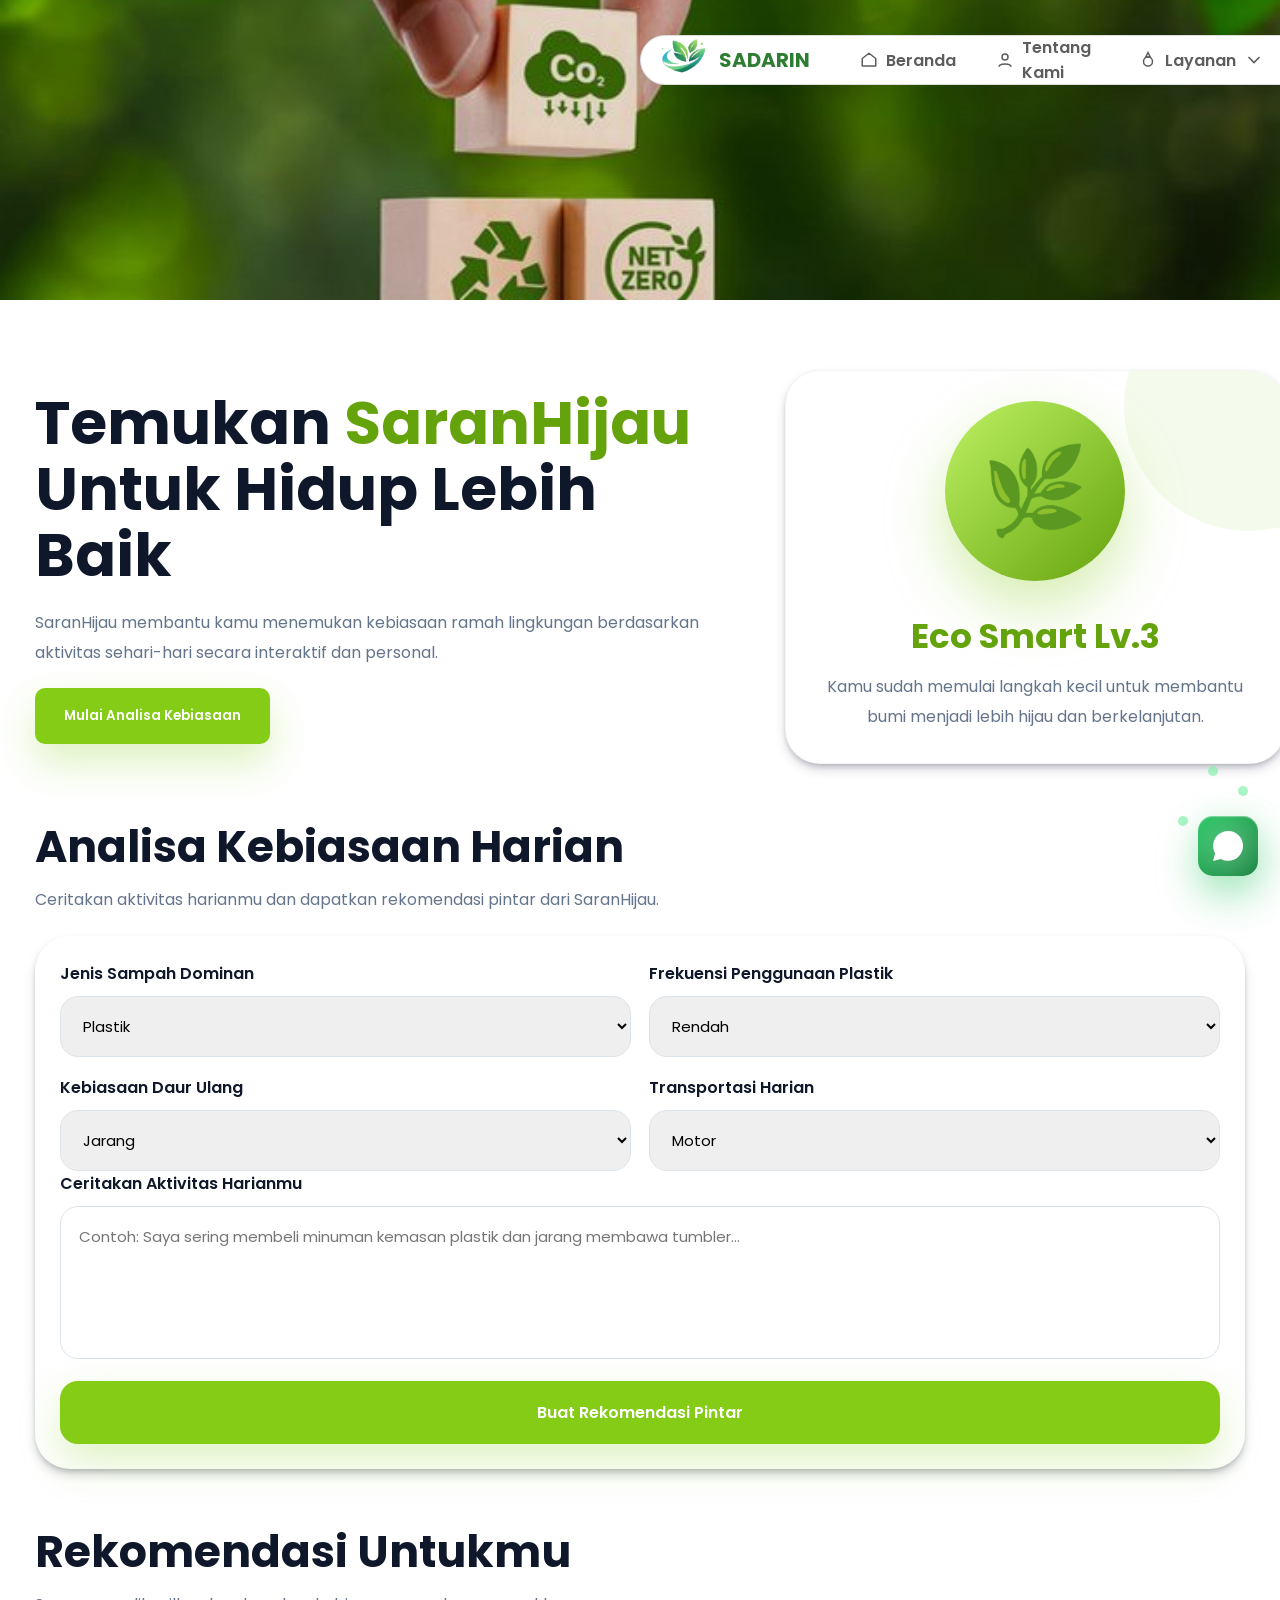
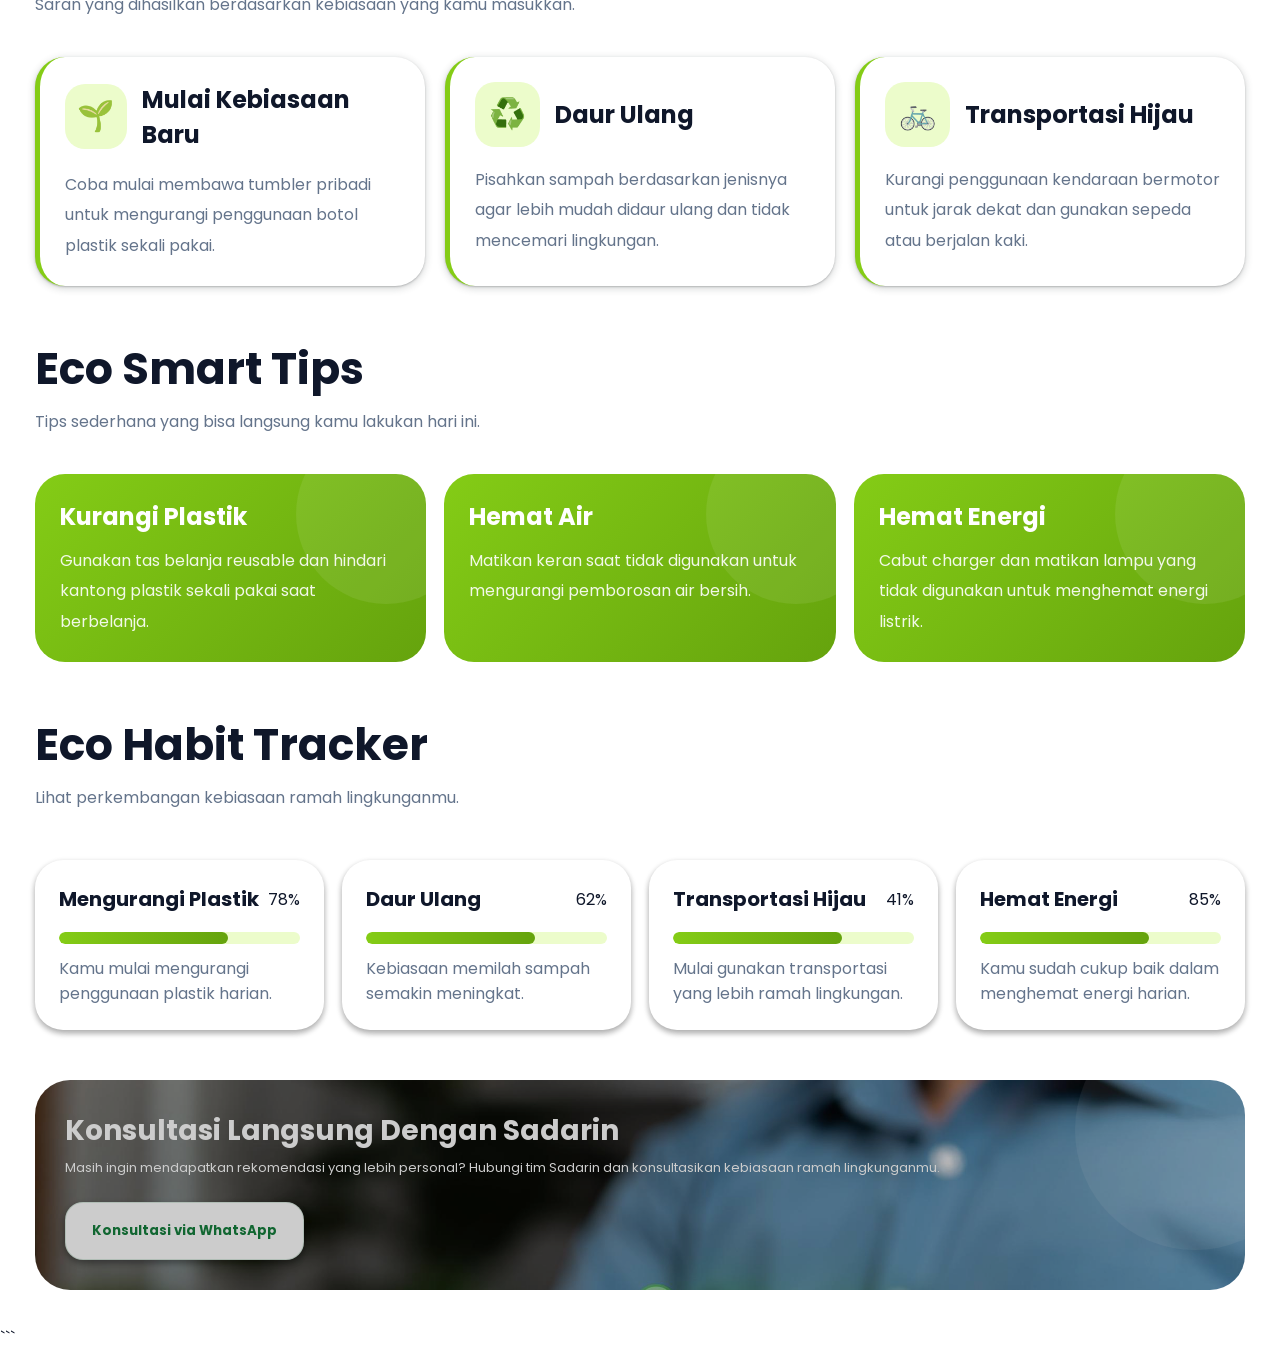
<file: layanan/rekomendasi/rekomendasi.html>
<!DOCTYPE html>
<html lang="id">
<head>
    <meta charset="UTF-8">
    <meta name="viewport" content="width=device-width, initial-scale=1.0">
    <title>Sadarin - SaranHijau</title>
    <link href="https://unpkg.com/aos@2.3.1/dist/aos.css" rel="stylesheet">
    <link rel="preconnect" href="https://fonts.googleapis.com">
    <link rel="preconnect" href="https://fonts.gstatic.com" crossorigin>
    <link href="https://fonts.googleapis.com/css2?family=Poppins:wght@300;400;500;600;700;800&display=swap" rel="stylesheet">
    <link rel="stylesheet" href="rekomendasi.css">
    <link rel="icon" type="image/x-icon" href="../../asset/logo/logo1.png">
</head>
<body>
    <div class="container">
           <a  href="https://wa.me/+6285180676238"
   target="_blank"
   class="sadarin-float"
   rel="noopener noreferrer"
   aria-label="floating-wa">
    <!-- GLOW -->
    <div class="wa-glow"></div>

    <!-- FLOATING PARTICLES -->
    <span class="particle p1"></span>
    <span class="particle p2"></span>
    <span class="particle p3"></span>


    <!-- MAIN BUTTON -->
    <div class="wa-premium-btn">

        <!-- LIQUID BG -->
        <div class="liquid"></div>

        <!-- ICON -->
        <svg xmlns="http://www.w3.org/2000/svg"
            width="30"
            height="30"
            fill="white"
            viewBox="0 0 24 24">

            <path d="M20.52 3.48A11.86 11.86 0 0012.06 0C5.47 0 .12 5.35.12 11.94c0 2.1.55 4.15 1.6 5.97L0 24l6.3-1.65a11.88 11.88 0 005.76 1.47h.01c6.59 0 11.94-5.35 11.94-11.94 0-3.19-1.24-6.18-3.49-8.4z"/>
        </svg>

    </div>

</a>

<header>
    <div class="mobile-menu" id="mobileMenu">
         <div class="menu-close" id="menuClose">
                 <span></span>
                <span></span>
                 </div>
        <div class="mobile-card">
            <a href="../../index.html">
             <svg class="nav-icon" viewBox="0 0 24 24"><path d="M3 10L12 3L21 10V20H3V10Z" stroke="currentColor" stroke-width="2" fill="none" stroke-linejoin="round"/></svg>
                Beranda
            </a>
            <a href="../../tentang/tentang.html">
                <svg class="nav-icon" viewBox="0 0 24 24"><circle cx="12" cy="8" r="4" stroke="currentColor" stroke-width="2" fill="none"/><path d="M4 21C4 16 20 16 20 21" stroke="currentColor" stroke-width="2" fill="none"/></svg>
                Tentang Kami
            </a>
            <div class="mobile-dropdown">
    <div class="mobile-dropdown-btn" >
        <svg class="nav-icon" viewBox="0 0 24 24">
            <path d="M12 2L15 8H9L12 2Z" stroke="currentColor" stroke-width="2" fill="none"/>
            <circle cx="12" cy="14" r="6" stroke="currentColor" stroke-width="2" fill="none"/>
        </svg>

        <span>Layanan</span>

        <svg class="dropdown-arrow" viewBox="0 0 24 24">
            <path d="M6 9L12 15L18 9" stroke="currentColor" stroke-width="2" fill="none" stroke-linecap="round"/>
        </svg>
    </div>

    <div class="mobile-dropdown-content">
        <a href="../../layanan/jejak/jejak.html"><img src="../../asset/img/naik.png" alt="JejakHijau">JejakHijau</a>
        <a href="../../layanan/bumi/bumi.html"><img src="../../asset/img/bumi 2.png" alt="BumiMeter">BumiMeter</a>
        <a href="../../layanan/tracer/tracer.html"><img src="../../asset/img/kilometer 2.png" alt="SadarPoint">SadarPoint</a>
        <a href="../../layanan/rekomendasi/rekomendasi.html" class="active"><img src="../../asset/img/manusia 2.png" alt="SaranHijau">SaranHijau</a>
    </div>

</div>
            <a href="../../kontak/kontak.html">
                <svg class="nav-icon" viewBox="0 0 24 24"><rect x="3" y="5" width="18" height="14" stroke="currentColor" stroke-width="2" fill="none"/><path d="M3 7L12 13L21 7" stroke="currentColor" stroke-width="2" fill="none"/></svg>
                Kontak
            </a>
        </div>
    </div>

<nav class="navbar" data-aos="fade-down" data-aos-delay="300">
    <ul class="nav-links">
        <li class="brand">
            <img src="../../asset/logo/logo1.png" alt="Logo SADARIN" class="logo" loading="lazy">
            <span class="sa-head">SADARIN</span> </li>
        <li class="li-head">
            <a href="../../index.html">
                <svg class="nav-icon" viewBox="0 0 24 24"><path d="M3 10L12 3L21 10V20H3V10Z" stroke="currentColor" stroke-width="2" fill="none" stroke-linejoin="round"/></svg>Beranda
            </a>
        </li>
        <li class="li-head">
            <a href="../../tentang/tentang.html">
                <svg class="nav-icon" viewBox="0 0 24 24"><circle cx="12" cy="8" r="4" stroke="currentColor" stroke-width="2" fill="none"/><path d="M4 21C4 16 20 16 20 21" stroke="currentColor" stroke-width="2" fill="none"/></svg>Tentang Kami
            </a>
        </li>
       <li class="li-head dropdown">
    <a href="#">
        <svg class="nav-icon" viewBox="0 0 24 24">
            <path d="M12 2L15 8H9L12 2Z" stroke="currentColor" stroke-width="2" fill="none"/>
            <circle cx="12" cy="14" r="6" stroke="currentColor" stroke-width="2" fill="none"/>
        </svg>
        Layanan
        <svg class="dropdown-arrow" viewBox="0 0 24 24">
            <path d="M6 9L12 15L18 9" stroke="currentColor" stroke-width="2" fill="none" stroke-linecap="round"/>
        </svg>
    </a>
    

    <ul class="dropdown-menu">
        <li><a href="../../layanan/jejak/jejak.html"><img src="../../asset/img/naik.png" alt="">jejakHijau</a></li>
        <li><a href="../../layanan/bumi/bumi.html"><img src="../../asset/img/bumi 2.png" alt="BumiMeter">BumiMeter</a></li>
        <li><a href="../../layanan/tracer/tracer.html"><img src="../../asset/img/kilometer 2.png" alt="SadarPoint">SadarPoint</a></li>
        <li><a href="../../layanan/rekomendasi/rekomendasi.html"><img src="../../asset/img/manusia 2.png" alt="SaranHijau">SaranHijau</a></li>
    </ul>
</li>
        <li class="li-head">
            <a href="../../kontak/kontak.html">
                <svg class="nav-icon" viewBox="0 0 24 24"><rect x="3" y="5" width="18" height="14" stroke="currentColor" stroke-width="2" fill="none"/><path d="M3 7L12 13L21 7" stroke="currentColor" stroke-width="2" fill="none"/></svg>Kontak
            </a>
        </li>
    </ul>

    <div class="hamburger" id="hamburger">
        <span></span>
        <span></span>
        <span></span>
    </div>
</nav>

<div class="menu-overlay" id="menuOverlay"></div>
 <div class="hero-bg" data-aos="fade-up" data-aos-delay="300">
            <img src="../../asset/img/saran-hero.jpeg" alt="Ilustrasi JejakHijau" loading="lazy">

        </div>
</header>
<main>
<!-- HERO -->
        <section class="hero" data-aos="fade-up" data-aos-delay="600">
            <div class="hero-content">
                <h1>
                    Temukan <span>SaranHijau</span> Untuk Hidup Lebih Baik
                </h1>
                <p>
                    SaranHijau membantu kamu menemukan kebiasaan ramah lingkungan berdasarkan aktivitas sehari-hari secara interaktif dan personal.
                </p>
                <button class="hero-btn">
                    Mulai Analisa Kebiasaan
                </button>
            </div>
            <div class="smart-card">
                <div class="smart-avatar">
                    🌿
                </div>
                <div class="smart-info">
                    <h2 id="smartLevel">Eco Smart Lv.3</h2>
                    <p>
                        Kamu sudah memulai langkah kecil untuk membantu bumi menjadi lebih hijau dan berkelanjutan.
                    </p>
                </div>
            </div>
        </section>

<!-- FORM -->
        <div class="section-title" data-aos="fade-up" data-aos-delay="600">
            <h2>Analisa Kebiasaan Harian</h2>
            <p>Ceritakan aktivitas harianmu dan dapatkan rekomendasi pintar dari SaranHijau.</p>
        </div>
        <section class="form-section" data-aos="fade-up" data-aos-delay="600">
            <div class="input-grid">
                <div class="input-group">
                    <label for="wasteType">Jenis Sampah Dominan</label>
                    <select id="wasteType" name="wasteType">
                        <option>Plastik</option>
                        <option>Organik</option>
                        <option>Kertas</option>
                        <option>Elektronik</option>
                    </select>
                </div>
                <div class="input-group">
                    <label for="plasticUsage">Frekuensi Penggunaan Plastik</label>
                    <select id="plasticUsage" name="plasticUsage">
                        <option>Rendah</option>
                        <option>Sedang</option>
                        <option>Tinggi</option>
                    </select>
                </div>
                <div class="input-group">
                    <label for="recycleHabit">Kebiasaan Daur Ulang</label>
                    <select id="recycleHabit" name="recycleHabit">
                        <option>Jarang</option>
                        <option>Kadang-kadang</option>
                        <option>Sering</option>
                    </select>
                </div>
                <div class="input-group">
                    <label for="transportType">Transportasi Harian</label>
                    <select id="transportType" name="transportType">
                        <option>Motor</option>
                        <option>Mobil</option>
                        <option>Sepeda</option>
                        <option>Jalan Kaki</option>
                    </select>
                </div>
            </div>
            <div class="input-group">
                <label for="dailyActivity">Ceritakan Aktivitas Harianmu</label>
                <textarea id="dailyActivity" name="dailyActivity" rows="5" placeholder="Contoh: Saya sering membeli minuman kemasan plastik dan jarang membawa tumbler..."></textarea>   
            </div>
            <button class="generate-btn" id="generateBtn">
                Buat Rekomendasi Pintar
            </button>
        </section>

<!-- RESULT -->
        <div class="section-title" data-aos="fade-up" data-aos-delay="600">
            <h2>Rekomendasi Untukmu</h2>
            <p>Saran yang dihasilkan berdasarkan kebiasaan yang kamu masukkan.</p>
        </div>
        <section class="result-section" id="resultSection" data-aos="fade-up" data-aos-delay="600">
            <div class="result-card" data-aos="fade-up" data-aos-delay="300">
                <div class="result-top">
                    <div class="result-icon">🌱</div>
                    <h3>Mulai Kebiasaan Baru</h3>
                </div>
                <p>Coba mulai membawa tumbler pribadi untuk mengurangi penggunaan botol plastik sekali pakai.</p>
            </div>
            <div class="result-card" data-aos="fade-up" data-aos-delay="600">
                <div class="result-top">
                    <div class="result-icon">♻️</div>
                    <h3>Daur Ulang</h3>
                </div>
                <p>Pisahkan sampah berdasarkan jenisnya agar lebih mudah didaur ulang dan tidak mencemari lingkungan.</p>
            </div>
            <div class="result-card" data-aos="fade-up" data-aos-delay="900">
                <div class="result-top">
                    <div class="result-icon">🚲</div>
                    <h3>Transportasi Hijau</h3>
                </div>
                <p>Kurangi penggunaan kendaraan bermotor untuk jarak dekat dan gunakan sepeda atau berjalan kaki.</p>
            </div>
        </section>

<!-- SMART TIPS -->
        <div class="section-title" data-aos="fade-up" data-aos-delay="600">
            <h2>Eco Smart Tips</h2>
            <p>Tips sederhana yang bisa langsung kamu lakukan hari ini.</p>
        </div>
        <section class="tips-grid" data-aos="fade-up" data-aos-delay="600">
            <div class="tip-card" data-aos="fade-up" data-aos-delay="300">
                <h3>Kurangi Plastik</h3>
                <p>Gunakan tas belanja reusable dan hindari kantong plastik sekali pakai saat berbelanja.</p>
            </div>
            <div class="tip-card" data-aos="fade-up" data-aos-delay="600">
                <h3>Hemat Air</h3>
                <p>Matikan keran saat tidak digunakan untuk mengurangi pemborosan air bersih.</p>
            </div>
            <div class="tip-card" data-aos="fade-up" data-aos-delay="900">
                <h3>Hemat Energi</h3>
                <p>Cabut charger dan matikan lampu yang tidak digunakan untuk menghemat energi listrik.</p>
            </div>
        </section>

<!-- HABIT -->

        <div class="section-title" data-aos="fade-up" data-aos-delay="600">
            <h2>Eco Habit Tracker</h2>
            <p>Lihat perkembangan kebiasaan ramah lingkunganmu.</p>
        </div>

        <section class="habit-section" data-aos="fade-up" data-aos-delay="600">
            <div class="habit-grid">
                <div class="habit-card" data-aos="fade-up" data-aos-delay="300">
                    <div class="habit-head">
                        <h3>Mengurangi Plastik</h3>
                        <span>78%</span>
                    </div>
                    <div class="progress-bar">
                        <div class="progress-fill"></div>
                    </div>
                    <p>Kamu mulai mengurangi penggunaan plastik harian.</p>
                </div>
                <div class="habit-card" data-aos="fade-up" data-aos-delay="600">
                    <div class="habit-head">
                        <h3>Daur Ulang</h3>
                        <span>62%</span>
                    </div>
                    <div class="progress-bar">
                        <div class="progress-fill"></div>
                    </div>
                    <p>Kebiasaan memilah sampah semakin meningkat.</p>
                </div>
                <div class="habit-card" data-aos="fade-up" data-aos-delay="900">
                    <div class="habit-head">
                        <h3>Transportasi Hijau</h3>
                        <span>41%</span>
                    </div>
                    <div class="progress-bar">
                        <div class="progress-fill"></div>
                    </div>
                    <p>Mulai gunakan transportasi yang lebih ramah lingkungan.</p>
                </div>
                <div class="habit-card" data-aos="fade-up" data-aos-delay="1200">
                    <div class="habit-head">
                        <h3>Hemat Energi</h3>
                        <span>85%</span>
                    </div>
                    <div class="progress-bar">
                        <div class="progress-fill"></div>
                    </div>
                    <p>Kamu sudah cukup baik dalam menghemat energi harian.</p>
                </div>
            </div>
        </section>

<!-- WHATSAPP -->

        <section class="whatsapp-section" data-aos="fade-up" data-aos-delay="600">
            <h2>Konsultasi Langsung Dengan Sadarin</h2>
            <p>
                Masih ingin mendapatkan rekomendasi yang lebih personal? Hubungi tim Sadarin dan konsultasikan kebiasaan ramah lingkunganmu.
            </p>
            <button class="wa-btn" id="waBtn">
                Konsultasi via WhatsApp
            </button>
        </section>
    </main>
</div>


<script type="module" src="rekomendasi.js"></script>


<!-- AOS tetap -->
<script src="https://unpkg.com/aos@2.3.1/dist/aos.js"></script>

<script>
    AOS.init({
        duration: 1000,
        once: true,
        offset: 100
    });
</script>

</body>
</html>
```
</file>
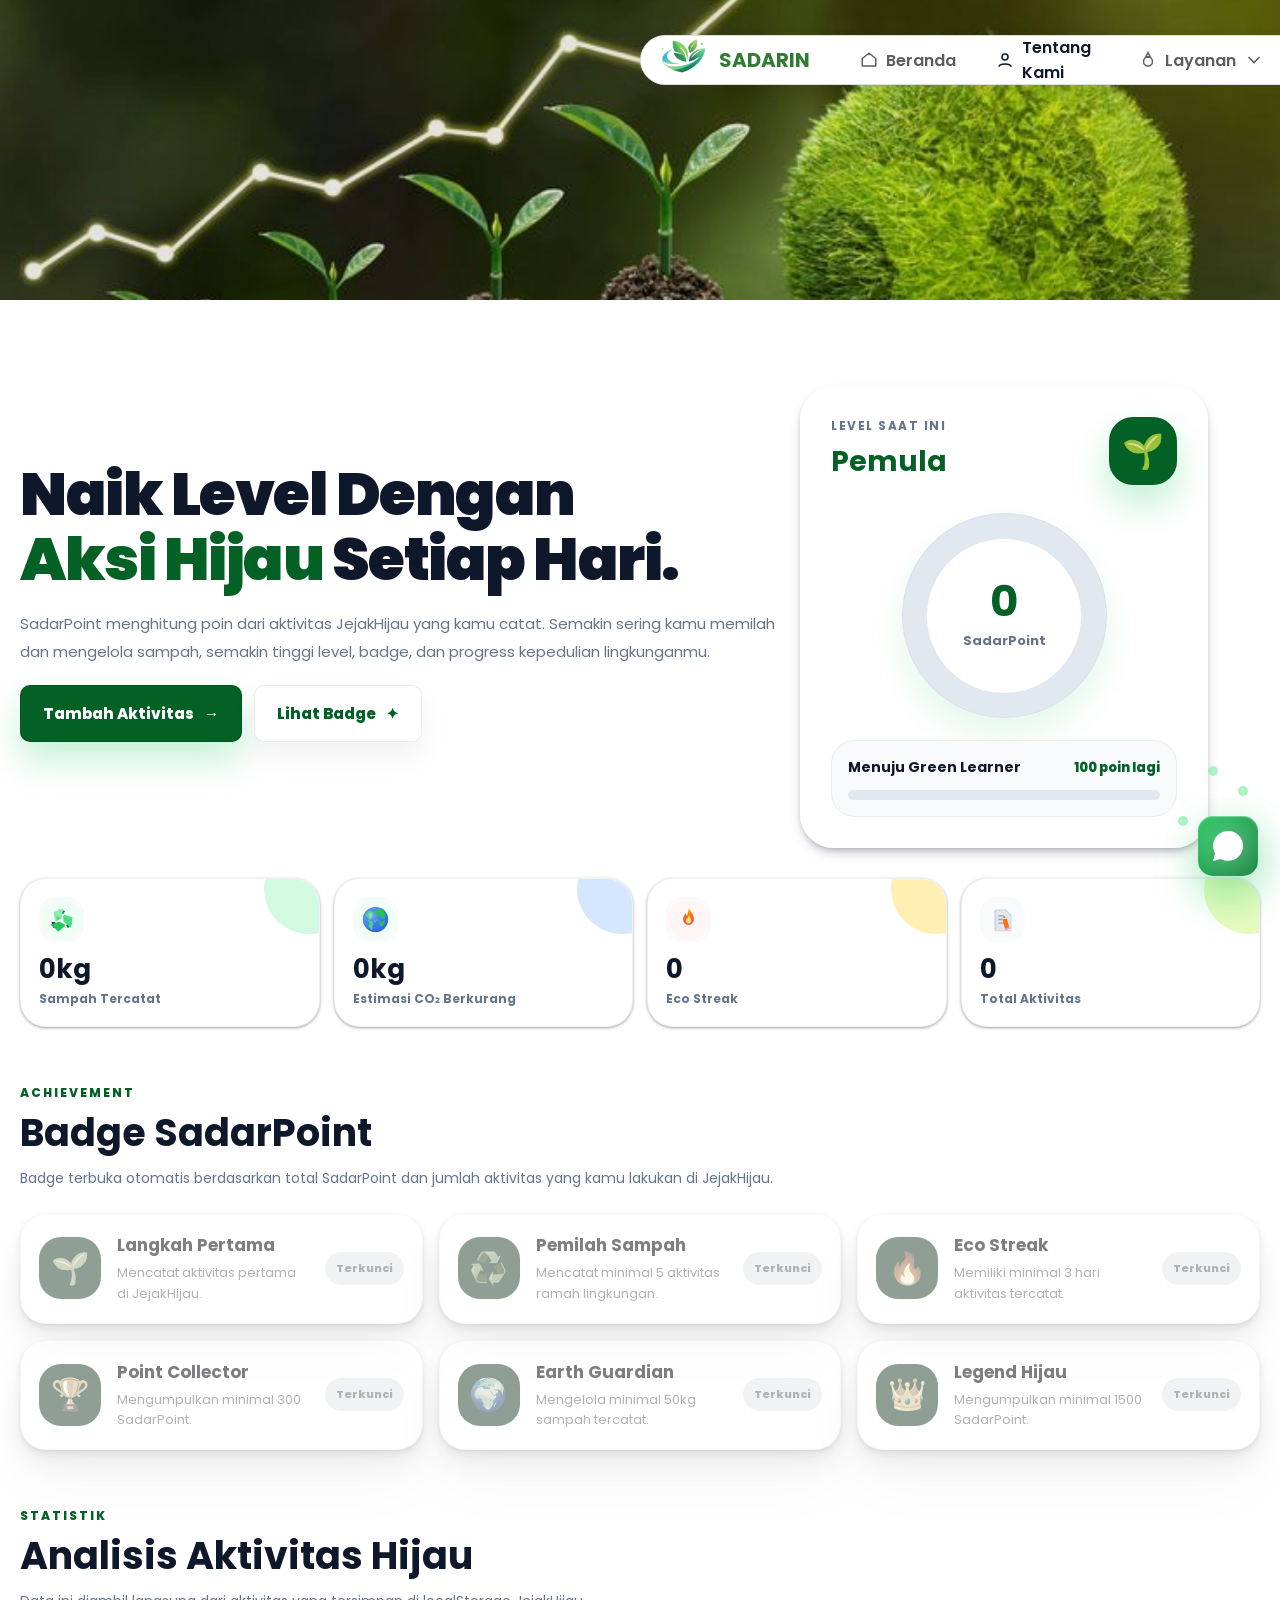
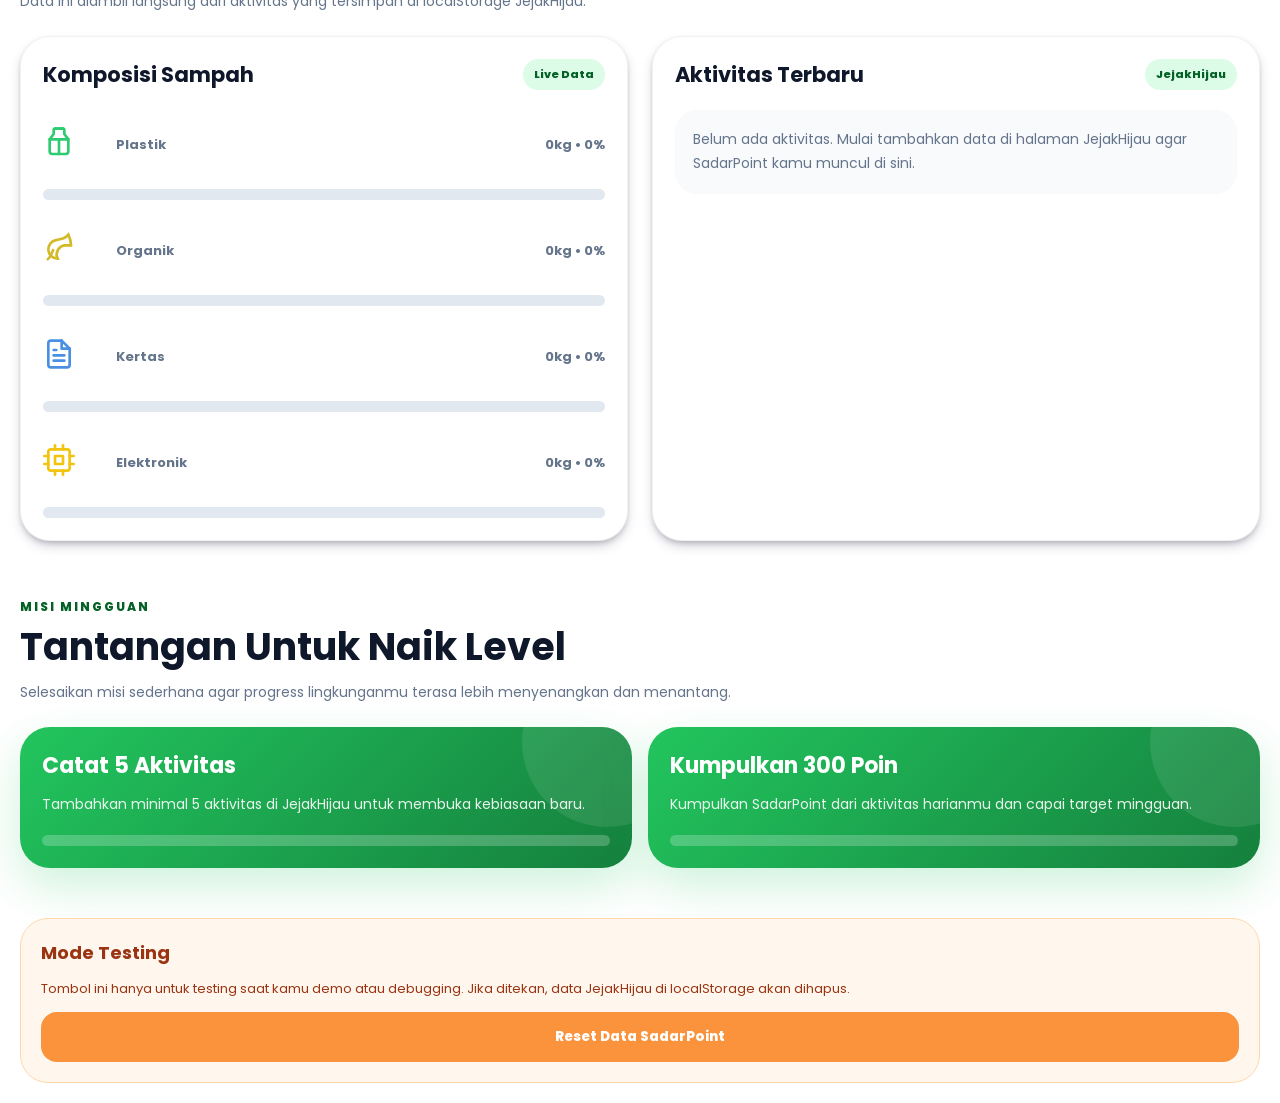
<file: layanan/tracer/tracer.html>
<!DOCTYPE html>
<html lang="id">
<head>
    <meta charset="UTF-8">
    <meta name="viewport" content="width=device-width, initial-scale=1.0">
    <title>Sadarin - SadarPoint</title>
    <link rel="preconnect" href="https://fonts.googleapis.com">
    <link rel="preconnect" href="https://fonts.gstatic.com" crossorigin>
    <link href="https://fonts.googleapis.com/css2?family=Poppins:wght@300;400;500;600;700;800;900&display=swap" rel="stylesheet">
    <link rel="stylesheet" href="tracer.css">
    <link rel="icon" type="image/x-icon" href="../../asset/logo/logo1.png">
    <link href="https://unpkg.com/aos@2.3.1/dist/aos.css" rel="stylesheet">
</head>
<body>
    <div class="container">

    <a  href="https://wa.me/+6285180676238"
   target="_blank"
   class="sadarin-float"
   rel="noopener noreferrer"
   aria-label="floating-wa">
    <!-- GLOW -->
    <div class="wa-glow"></div>

    <!-- FLOATING PARTICLES -->
    <span class="particle p1"></span>
    <span class="particle p2"></span>
    <span class="particle p3"></span>


    <!-- MAIN BUTTON -->
    <div class="wa-premium-btn">

        <!-- LIQUID BG -->
        <div class="liquid"></div>

        <!-- ICON -->
        <svg xmlns="http://www.w3.org/2000/svg"
            width="30"
            height="30"
            fill="white"
            viewBox="0 0 24 24">

            <path d="M20.52 3.48A11.86 11.86 0 0012.06 0C5.47 0 .12 5.35.12 11.94c0 2.1.55 4.15 1.6 5.97L0 24l6.3-1.65a11.88 11.88 0 005.76 1.47h.01c6.59 0 11.94-5.35 11.94-11.94 0-3.19-1.24-6.18-3.49-8.4z"/>
        </svg>

    </div>

</a>

<header>
    <div class="mobile-menu" id="mobileMenu">
         <div class="menu-close" id="menuClose">
                 <span></span>
                <span></span>
                 </div>
        <div class="mobile-card">
            <a href="index.html">
                <svg class="nav-icon" viewBox="0 0 24 24"><path d="M3 10L12 3L21 10V20H3V10Z" stroke="currentColor" stroke-width="2" fill="none" stroke-linejoin="round"/></svg>
                Beranda
            </a>
            <a href="../../tentang/tentang.html">
                <svg class="nav-icon" viewBox="0 0 24 24"><circle cx="12" cy="8" r="4" stroke="currentColor" stroke-width="2" fill="none"/><path d="M4 21C4 16 20 16 20 21" stroke="currentColor" stroke-width="2" fill="none"/></svg>
                Tentang Kami
            </a>
            <div class="mobile-dropdown">
    <div class="mobile-dropdown-btn">
        <svg class="nav-icon" viewBox="0 0 24 24">
            <path d="M12 2L15 8H9L12 2Z" stroke="currentColor" stroke-width="2" fill="none"/>
            <circle cx="12" cy="14" r="6" stroke="currentColor" stroke-width="2" fill="none"/>
        </svg>

        <span>Layanan</span>

        <svg class="dropdown-arrow" viewBox="0 0 24 24">
            <path d="M6 9L12 15L18 9" stroke="currentColor" stroke-width="2" fill="none" stroke-linecap="round"/>
        </svg>
    </div>

    <div class="mobile-dropdown-content">
        <a href="../../layanan/jejak/jejak.html"><img src="../../asset/img/naik.png" alt="">JejakHijau</a>
        <a href="../../layanan/bumi/bumi.html"><img src="../../asset/img/bumi 2.png" alt="">BumiMeter</a>
        <a href="../../layanan/tracer/tracer.html" class="active"><img src="../../asset/img/kilometer 2.png" alt="">SadarPoint</a>
        <a href="../../layanan/rekomendasi/rekomendasi.html"><img src="../../asset/img/manusia 2.png" alt="">SaranHijau</a>
    </div>

</div>
            <a href="../../kontak/kontak.html">
                <svg class="nav-icon" viewBox="0 0 24 24"><rect x="3" y="5" width="18" height="14" stroke="currentColor" stroke-width="2" fill="none"/><path d="M3 7L12 13L21 7" stroke="currentColor" stroke-width="2" fill="none"/></svg>
                Kontak
            </a>
        </div>
    </div>

<nav class="navbar" data-aos="fade-down" data-aos-delay="300">
    <ul class="nav-links">
        <li class="brand">
            <img src="../../asset/logo/logo1.png" alt="Logo SADARIN" class="logo" loading="lazy">
            <span class="sa-head">SADARIN</span> </li>
        <li class="li-head">
            <a href="../../index.html">
                <svg class="nav-icon" viewBox="0 0 24 24"><path d="M3 10L12 3L21 10V20H3V10Z" stroke="currentColor" stroke-width="2" fill="none" stroke-linejoin="round"/></svg>Beranda
            </a>
        </li>
        <li class="li-head">
            <a href="../../tentang/tentang.html" class="active">
                <svg class="nav-icon" viewBox="0 0 24 24"><circle cx="12" cy="8" r="4" stroke="currentColor" stroke-width="2" fill="none"/><path d="M4 21C4 16 20 16 20 21" stroke="currentColor" stroke-width="2" fill="none"/></svg>Tentang Kami
            </a>
        </li>
       <li class="li-head dropdown">
    <a href="#">
        <svg class="nav-icon" viewBox="0 0 24 24">
            <path d="M12 2L15 8H9L12 2Z" stroke="currentColor" stroke-width="2" fill="none"/>
            <circle cx="12" cy="14" r="6" stroke="currentColor" stroke-width="2" fill="none"/>
        </svg>
        Layanan
        <svg class="dropdown-arrow" viewBox="0 0 24 24">
            <path d="M6 9L12 15L18 9" stroke="currentColor" stroke-width="2" fill="none" stroke-linecap="round"/>
        </svg>
    </a>
    

    <ul class="dropdown-menu">
        <li><a href="../../layanan/jejak/jejak.html"><img src="../../asset/img/naik.png" alt="">jejakHijau</a></li>
        <li><a href="../../layanan/bumi/bumi.html"><img src="../../asset/img/bumi 2.png" alt="">BumiMeter</a></li>
        <li><a href="../../layanan/tracer/tracer.html"><img src="../../asset/img/kilometer 2.png" alt="">SadarPoint</a></li>
        <li><a href="../../layanan/rekomendasi/rekomendasi.html"><img src="../../asset/img/manusia 2.png" alt="">SaranHijau</a></li>
    </ul>
</li>
        <li class="li-head">
            <a href="../../kontak/kontak.html">
                <svg class="nav-icon" viewBox="0 0 24 24"><rect x="3" y="5" width="18" height="14" stroke="currentColor" stroke-width="2" fill="none"/><path d="M3 7L12 13L21 7" stroke="currentColor" stroke-width="2" fill="none"/></svg>Kontak
            </a>
        </li>
    </ul>

    <div class="hamburger" id="hamburger">
        <span></span>
        <span></span>
        <span></span>
    </div>
</nav>

<div class="menu-overlay" id="menuOverlay"></div>

 <div class="hero-bg" data-aos="fade-up" data-aos-delay="300">
            <img src="../../asset/img/sadar-img.jpeg" alt="Ilustrasi JejakHijau" loading="lazy">

        </div>
</header>

<main>
    
    <!-- HERO -->
    <section class="hero" data-aos="fade-up" data-aos-delay="600">

        <div class="hero-copy" data-aos="fade-up" data-aos-delay="600">

            <h1>
                Naik Level Dengan
                <span>Aksi Hijau</span>
                Setiap Hari.
            </h1>
            <p>
                SadarPoint menghitung poin dari aktivitas JejakHijau yang kamu catat.
                Semakin sering kamu memilah dan mengelola sampah, semakin tinggi level,
                badge, dan progress kepedulian lingkunganmu.
            </p>
            <div class="hero-actions">
                <a href="../jejak/jejak.html" class="primary-btn">
                    Tambah Aktivitas
                    <span>→</span>
                </a>
                <a href="#badge" class="secondary-btn">
                    Lihat Badge
                    <span>✦</span>
                </a>
            </div>
        </div>
        <div class="level-card" data-aos="fade-up" data-aos-delay="600">
            <div class="level-top">
                <div class="level-label">
                    <span>Level Saat Ini</span>
                    <h2 id="levelTitle">Eco Starter</h2>
                </div>
                <div class="level-icon" id="levelIcon">
                    <svg xmlns="http://www.w3.org/2000/svg" viewBox="0 0 100 100" width="55" height="55">
            <rect width="90" height="90" x="5" y="5" rx="24" fill="#e8f8f0" />

            <defs>
                <linearGradient id="leafLeftGrad" x1="0%" y1="100%" x2="100%" y2="0%">
                <stop offset="0%" stop-color="#1eb854" />
                <stop offset="100%" stop-color="#62f28f" />
                </linearGradient>

                <linearGradient id="leafRightGrad" x1="100%" y1="100%" x2="0%" y2="0%">
                <stop offset="0%" stop-color="#16a34a" />
                <stop offset="100%" stop-color="#4ade80" />
                </linearGradient>

                <linearGradient id="trunkGrad" x1="0%" y1="0%" x2="0%" y2="100%">
                <stop offset="0%" stop-color="#a16207" />
                <stop offset="100%" stop-color="#713f12" />
                </linearGradient>
            </defs>

            <g transform="translate(0, 2)">
                <path d="M36 68 C36 62, 64 62, 64 68 Z" fill="url(#trunkGrad)" opacity="0.85" />
                <path d="M 32 70 C 40 64, 60 64, 68 70 Z" fill="url(#trunkGrad)" />

                <path d="M 48.5 32 C 48.5 32, 48 55, 46 66 L 54 66 C 52 55, 51.5 32, 51.5 32 Z" fill="url(#trunkGrad)" />
                <circle cx="50" cy="32" r="1.5" fill="#a16207" />

                <path d="M 47 54 C 36 54, 28 44, 30 38 C 36 36, 46 44, 47 54 Z" fill="url(#leafLeftGrad)" />
                <path d="M 47 54 C 42 47, 36 43, 31 39" fill="none" stroke="#e8f8f0" stroke-width="1.2" stroke-linecap="round" opacity="0.7" />

                <path d="M 53 54 C 64 54, 72 44, 70 38 C 64 36, 54 44, 53 54 Z" fill="url(#leafRightGrad)" />
                <path d="M 53 54 C 58 47, 64 43, 69 39" fill="none" stroke="#e8f8f0" stroke-width="1.2" stroke-linecap="round" opacity="0.7" />
            </g>
            </svg>
                </div>
            </div>
            <div class="ring-wrap">
                <div class="progress-ring" id="progressRing">
                    <div class="ring-content">
                        <h3 id="totalPoint">0</h3>
                        <p>SadarPoint</p>
                    </div>
                </div>
            </div>
            <div class="next-level-box">
                <div class="next-level-top">
                    <h4 id="nextLevelText">Menuju Level Berikutnya</h4>
                    <span id="pointNeed">0 poin lagi</span>
                </div>

                <div class="level-bar">
                    <div class="level-fill" id="levelFill"></div>
                </div>
            </div>
        </div>
    </section>

    <!-- STATS -->
    <div class="stats-grid" data-aos="fade-up" data-aos-delay="600">
        <div class="stat-card green" data-aos="fade-up" data-aos-delay="300">
            <div class="stat-icon">
                <svg xmlns="http://www.w3.org/2000/svg" viewBox="0 0 100 100" width="55" height="55">
                <circle cx="50" cy="50" r="45" fill="#f0fdf4" />

                <g transform="translate(50, 52)">
                    
                    <g transform="rotate(0)">
                    <polygon points="-6,-24 8,-21 4,-14 -6,-17" fill="#15803d" />
                    <polygon points="-18,-18 4,-26 0,-6 -14,2" fill="#86efac" />
                    <polygon points="4,-11 14,-5 5,3" fill="#22c55e" />
                    </g>

                    <g transform="rotate(120)">
                    <polygon points="-6,-24 8,-21 4,-14 -6,-17" fill="#166534" />
                    <polygon points="-18,-18 4,-26 0,-6 -14,2" fill="#4ade80" />
                    <polygon points="4,-11 14,-5 5,3" fill="#22c55e" />
                    </g>

                    <g transform="rotate(240)">
                    <polygon points="-6,-24 8,-21 4,-14 -6,-17" fill="#334155" />
                    <polygon points="-18,-18 4,-26 0,-6 -14,2" fill="#22c55e" />
                    <polygon points="4,-11 14,-5 5,3" fill="#4ade80" />
                    </g>
                    
                </g>
                </svg>
            </div>
            <h3 id="totalKg">0kg</h3>
            <p>Sampah Tercatat</p>
        </div>

        <div class="stat-card blue" data-aos="fade-up" data-aos-delay="600">
            <div class="stat-icon">
                <svg xmlns="http://www.w3.org/2000/svg" viewBox="0 0 100 100" width="55" height="55">
                    <circle cx="50" cy="50" r="45" fill="#f0fdf4" />

                    <defs>
                        <linearGradient id="seaGrad" x1="0%" y1="0%" x2="100%" y2="100%">
                        <stop offset="0%" stop-color="#60a5fa" />   <stop offset="100%" stop-color="#2563eb" /> </linearGradient>
                        <radialGradient id="atmosphere" cx="50%" cy="50%" r="50%" fx="30%" fy="30%">
                        <stop offset="0%" stop-color="#ffffff" stop-opacity="0.4"/>
                        <stop offset="80%" stop-color="#1e3a8a" stop-opacity="0"/>
                        <stop offset="100%" stop-color="#1e3a8a" stop-opacity="0.3"/>
                        </radialGradient>
                    </defs>

                    <circle cx="50" cy="50" r="28" fill="url(#seaGrad)" />

                    <g fill="#4ade80">
                        <path d="M32 34 C31 38, 26 36, 28 42 C30 46, 36 44, 35 48 C34 51, 39 52, 42 46 C44 42, 40 38, 43 36 C45 34, 40 30, 36 31 C33 32, 33 34, 32 34 Z" />
                        
                        <path d="M48 28 C52 26, 56 30, 60 27 C64 24, 70 29, 72 34 C74 38, 68 40, 71 44 C73 47, 68 50, 64 47 C60 44, 62 40, 56 42 C51 44, 53 36, 48 35 C44 34, 45 30, 48 28 Z" fill="#22c55e" />
                        
                        <path d="M33 52 C35 55, 38 58, 36 62 C34 66, 39 69, 41 73 C42 75, 44 71, 43 67 C42 63, 46 60, 44 56 C42 53, 38 54, 35 51 C34 51, 33 52, 33 52 Z" />
                        
                        <path d="M58 56 C61 54, 65 56, 68 54 C71 52, 73 56, 70 59 C67 62, 68 66, 63 65 C59 64, 56 60, 58 56 Z" fill="#22c55e" />
                        
                        <circle cx="49" cy="54" r="2" />
                        <circle cx="53" cy="51" r="1.5" />
                        <circle cx="44" cy="61" r="1" />
                    </g>

                    <circle cx="50" cy="50" r="28" fill="url(#atmosphere)" />
                </svg>
            </div>
            <h3 id="co2Saved">0kg</h3>
            <p>Estimasi CO₂ Berkurang</p>
        </div>

        <div class="stat-card gold" data-aos="fade-up" data-aos-delay="900">
            <div class="stat-icon">
                <svg xmlns="http://www.w3.org/2000/svg" viewBox="0 0 100 100" width="45" height="45">
                    <defs>
                        <linearGradient id="fireGrad" x1="0%" y1="100%" x2="0%" y2="0%">
                        <stop offset="0%" stop-color="#ef4444" />
                        <stop offset="60%" stop-color="#f97316" />
                        <stop offset="100%" stop-color="#facc15" />
                        </linearGradient>
                    </defs>

                    <circle cx="50" cy="50" r="45" fill="#fff5f5" />
                    
                    <path d="M50 25c0 0 12 12 12 24 0 7-5 13-12 13s-12-6-12-13c0-4 2-9 5-13 1 3 3 5 5 5 0-4 1-10 2-13z" fill="url(#fireGrad)" />
                    <path d="M50 40c0 0 6 6 6 12 0 4-3 7-6 7s-6-3-6-7c0-2 1-4 3-6 0 1 1 2 2 2 0-2 1-5 1-6z" fill="#fef08a" opacity="0.9" />
                </svg>
            </div>
            <h3 id="streakDay">0</h3>
            <p>Eco Streak</p>
        </div>

        <div class="stat-card lime" data-aos="fade-up" data-aos-delay="1200">
            <div class="stat-icon">
                <svg xmlns="http://www.w3.org/2000/svg" viewBox="0 0 100 100" width="45" height="45">
                    <circle cx="50" cy="50" r="45" fill="#f8fafc" />
                    
                    <path d="M36 28h22l12 12v32c0 2.2-1.8 4-4 4H36c-2.2 0-4-1.8-4-4V32c0-2.2 1.8-4 4-4z" fill="#cbd5e1" />
                    <path d="M38 30h18l12 12v30c0 1.1-.9 2-2 2H38c-1.1 0-2-.9-2-2V32c0-1.1.9-2 2-2z" fill="#e2e8f0" />
                    
                    <path d="M42 42h10M42 50h16M42 58h12" stroke="#94a3b8" stroke-width="3" stroke-linecap="round" />
                    
                    <g transform="translate(50,50) rotate(-15)">
                        <rect x="0" y="0" width="10" height="24" rx="2" fill="#f97316" />
                        <rect x="0" y="20" width="10" height="4" fill="#fca5a5" />
                        <path d="M0 0l5-8 5 8z" fill="#fed7aa" />
                        <path d="M3 -3l2-5 2 5z" fill="#475569" />
                    </g>
                </svg>
            </div>
            <h3 id="activityCount">0</h3>
            <p>Total Aktivitas</p>
        </div>
    </div>

    <!-- BADGES -->
    <div class="section-title" id="badge" data-aos="fade-up" data-aos-delay="600">
        <span>Achievement</span>
        <h2>Badge SadarPoint</h2>
        <p>
            Badge terbuka otomatis berdasarkan total SadarPoint dan jumlah aktivitas yang kamu lakukan di JejakHijau.
        </p>
    </div>

    <section class="badge-grid" id="badgeGrid" data-aos="fade-up" data-aos-delay="600"></section>

    <!-- DASHBOARD -->
    <div class="section-title" data-aos="fade-up" data-aos-delay="600">
        <span>Statistik</span>
        <h2>Analisis Aktivitas Hijau</h2>
        <p>
            Data ini diambil langsung dari aktivitas yang tersimpan di localStorage JejakHijau.
        </p>
    </div>

    <section class="dashboard-grid" data-aos="fade-up" data-aos-delay="600">

        <div class="panel" data-aos="fade-up" data-aos-delay="600">
            <div class="panel-head">
                <h3>Komposisi Sampah</h3>
                <span>Live Data</span>
            </div>

            <div class="category-list" id="categoryList"></div>
        </div>

        <div class="panel" data-aos="fade-up" data-aos-delay="1200">
            <div class="panel-head">
                <h3>Aktivitas Terbaru</h3>
                <span>JejakHijau</span>
            </div>

            <div class="timeline-list" id="timelineList"></div>
        </div>

    </section>

    <!-- MISSIONS -->
    <div class="section-title" data-aos="fade-up" data-aos-delay="600">
        <span>Misi Mingguan</span>
        <h2>Tantangan Untuk Naik Level</h2>
        <p>
            Selesaikan misi sederhana agar progress lingkunganmu terasa lebih menyenangkan dan menantang.
        </p>
    </div>

    <section class="mission-grid" data-aos="fade-up" data-aos-delay="600">
        <div class="mission-card" data-aos="fade-up" data-aos-delay="600">
            <h3>Catat 5 Aktivitas</h3>
            <p>Tambahkan minimal 5 aktivitas di JejakHijau untuk membuka kebiasaan baru.</p>
            <div class="mission-progress"><div id="missionActivity"></div></div>
        </div>

        <div class="mission-card" data-aos="fade-up" data-aos-delay="1200">
            <h3>Kumpulkan 300 Poin</h3>
            <p>Kumpulkan SadarPoint dari aktivitas harianmu dan capai target mingguan.</p>
            <div class="mission-progress"><div id="missionPoint"></div></div>
        </div>
    </section>

    <!-- RESET TESTING -->
    <section class="control-box" data-aos="fade-up" data-aos-delay="600">
        <h3>Mode Testing</h3>
        <p>
            Tombol ini hanya untuk testing saat kamu demo atau debugging. Jika ditekan, data JejakHijau di localStorage akan dihapus.
        </p>
        <button class="reset-btn" id="resetDataBtn">Reset Data SadarPoint</button>
    </section>
</main>
    </div>

        <script type="module" src="tracer.js"></script>
        <script src="https://unpkg.com/aos@2.3.1/dist/aos.js"></script>

<script>
    AOS.init({
        duration: 1000,
        once: true,
        offset: 100
    });
</script>
</body>
</html>
</file>
<file: index.css>
/* ===FONT=== */
@import url('https://fonts.googleapis.com/css2?family=Outfit:wght@100..900&display=swap');



/* =========================
RESET
========================= */
:root {
    --primary: #2E7D32;
}

html {
    scroll-behavior: smooth;
}

* {

    margin: 0;
    padding: 0;
    box-sizing: border-box;
}

body {
    font-family: 'Outfit', sans-serif;
    overflow-x: hidden;
    line-height: 1.6;
    position: relative;
}

/* =========================================
   SADARIN ULTRA PREMIUM FLOATING WA
========================================= */

.sadarin-float{
    position: fixed;

    right: 22px;
    bottom: 24px;

    z-index: 999;

    display: flex;
    align-items: center;
    gap: 14px;

    text-decoration: none;
    font-family: sans-serif;
}

/* =========================================
   GLOW EFFECT
========================================= */

.wa-glow{
    position: absolute;

    width: 70px;
    height: 70px;

    right: -10px;
    bottom: -10px;

    background:
        radial-gradient(
            rgba(34,197,94,.45),
            transparent 70%
        );

    filter: blur(20px);

    animation: glowPulse 4s infinite;
}

/* =========================================
   MAIN BUTTON
========================================= */

.wa-premium-btn{
    position: relative;

    width: 60px;
    height: 60px;

    border-radius: 15px;

    background:
        linear-gradient(
            135deg,
            #22c55e,
            #15803d
        );

    display: flex;
    justify-content: center;
    align-items: center;

    overflow: hidden;

    box-shadow:
        0 20px 40px rgba(34,197,94,.35),
        inset 0 1px 1px rgba(255,255,255,.4);
        -webkit-backdrop-filter: blur(22px);
    backdrop-filter: blur(10px);

    transition: .4s ease;
}

/* MAGNETIC HOVER */
.sadarin-float:hover .wa-premium-btn{
    transform:
        translateY(-8px)
        scale(1.08)
        rotate(8deg);
}

/* =========================================
   LIQUID EFFECT
========================================= */

.liquid{
    position: absolute;

    width: 180%;
    height: 180%;

    background:
        radial-gradient(
            rgba(255,255,255,.25),
            transparent 60%
        );

    animation: liquidMove 8s linear infinite;
}




/* =========================================
   PARTICLES
========================================= */

.particle{
    position: absolute;

    width: 10px;
    height: 10px;

    border-radius: 50%;

    background: #86efac;

    opacity: .7;
}

.p1{
    right: 10px;
    bottom: 80px;

    animation: particle1 4s infinite;
}

.p2{
    right: 70px;
    bottom: 50px;

    animation: particle2 5s infinite;
}

.p3{
    right: 40px;
    bottom: 100px;

    animation: particle3 6s infinite;
}

/* =========================================
   ANIMATION
========================================= */

@keyframes glowPulse{
    0%{
        transform: scale(.9);
        opacity: .6;
    }

    50%{
        transform: scale(1.2);
        opacity: 1;
    }

    100%{
        transform: scale(.9);
        opacity: .6;
    }
}

@keyframes liquidMove{
    0%{
        transform:
            translate(-20%,-20%)
            rotate(0deg);
    }

    100%{
        transform:
            translate(-20%,-20%)
            rotate(360deg);
    }
}

@keyframes mascotFloat{
    0%{
        transform: translateY(0);
    }

    50%{
        transform: translateY(-6px);
    }

    100%{
        transform: translateY(0);
    }
}

@keyframes particle1{
    0%{
        transform: translateY(0);
        opacity: 0;
    }

    50%{
        opacity: 1;
    }

    100%{
        transform: translateY(-40px);
        opacity: 0;
    }
}

@keyframes particle2{
    0%{
        transform: translate(0,0);
        opacity: 0;
    }

    50%{
        opacity: 1;
    }

    100%{
        transform: translate(-20px,-50px);
        opacity: 0;
    }
}

@keyframes particle3{
    0%{
        transform: translate(0,0);
        opacity: 0;
    }

    50%{
        opacity: 1;
    }

    100%{
        transform: translate(20px,-40px);
        opacity: 0;
    }
}



header {
        min-height: 100svh;
}



/* =========================================
   HAMBURGER
========================================= */

.hamburger{
    position: relative;

    width: 50px;
    height: 50px;

    display: flex;
    flex-direction: column;
    justify-content: center;
    align-items: center;

    gap: 6px;

    cursor: pointer;

    z-index: 9999;
}

/* LINE */
.hamburger span{
    width: 26px;
    height: 3px;

    border-radius: 999px;

    background: #16a34a;

    transition: .4s ease;
}

/* ACTIVE */
.hamburger.active span:nth-child(1){
    transform:
        rotate(45deg)
        translateY(12px);
}

.hamburger.active span:nth-child(2){
    opacity: 0;
}

.hamburger.active span:nth-child(3){
    transform:
        rotate(-45deg)
        translateY(-12px);
}


/* =========================================
   OVERLAY
========================================= */

.menu-overlay{
    position: fixed;
    inset: 0;

    background: rgba(0,0,0,.45);
    -webkit-backdrop-filter: blur(22px);
    backdrop-filter: blur(8px);

    opacity: 0;
    visibility: hidden;

    transition: .4s ease;

    z-index: 9997;
}

/* ACTIVE */
.menu-overlay.active{
    opacity: 1;
    visibility: visible;
}

/* =========================================
   MOBILE MENU
========================================= */

.mobile-menu{
    position: fixed;

    top: 95px;
    left: 50%;

    transform:
        translateX(-20%)
        translateY(-20px)
        scale(.95);

    width: calc(100% - 50px);

    opacity: 0;
    visibility: hidden;

    transition: .45s cubic-bezier(0.22,1,0.36,1);

    z-index: 99999;
}

/* ACTIVE */
.mobile-menu.active{

    opacity: 1;
    visibility: visible;

    transform:
        translateX(-50%)
        translateY(0)
        scale(1);
}

/* =========================================
   CARD
========================================= */

.mobile-card{
    position: relative;

    background: rgba(255, 255, 255, 0.14);
    -webkit-backdrop-filter: blur(22px);
    backdrop-filter: blur(22px);

    border:
        1px solid rgba(255,255,255,.18);

    border-radius: 34px;

    padding: 22px;

    overflow: hidden;

    box-shadow:
        0 20px 60px rgba(0,0,0,.25);
}

/* GLOW */
.mobile-card::before{
    content: "";

    position: absolute;

    width: 220px;
    height: 220px;

    background:
        radial-gradient(
            rgba(34,197,94,.25),
            transparent 70%
        );

    top: -80px;
    right: -80px;

    filter: blur(30px);
}

/* =========================================
   CLOSE BUTTON
========================================= */

.menu-close{
    position: absolute;
    margin-top: -60px;
    color: #16a34a;
    right: 18px;
    width: 48px;
    height: 48px;
    border-radius: 16px;

    display: flex;
    justify-content: center;
    align-items: center;

    cursor: pointer;

    transition: .35s ease;

    z-index: 10;
}

/* HOVER */
.menu-close:hover{

    transform:
        rotate(90deg)
        scale(1.08);

         background:
        rgba(34,197,94,.2);
}

/* X LINE */
.menu-close span{
    position: absolute;
     width: 26px;
    height: 3px;
    border-radius: 999px;

    border-radius: 999px;
    outline: 1px solid rgb(172, 171, 171);

      background: #16a34a;
    
}

/* LINE 1 */
.menu-close span:nth-child(1){
    transform: rotate(45deg);
}

/* LINE 2 */
.menu-close span:nth-child(2){
    transform: rotate(-45deg);
}


/* =========================================
   MENU ITEM
========================================= */

.mobile-card a{
    position: relative;

    display: flex;
    align-items: center;

    gap: 16px;

    padding: 12px;

    margin-bottom: 14px;

    border-radius: 18px;

    text-decoration: none;

    color: white;

    font-size: 17px;
    font-weight: 500;

    background: rgba(255,255,255,.08);

    border:
        1px solid rgba(255,255,255,.08);

    transition: .35s ease;

    overflow: hidden;
}

/* HOVER */
.mobile-card a:hover{

    transform:
        translateX(8px);

    background:
        rgba(34,197,94,.18);

    border:
        1px solid rgba(34,197,94,.25);
}

/* ICON */
.nav-icon{
    width: 22px;
    height: 22px;

    stroke: #86efac;

    flex-shrink: 0;

    transition: .35s ease;
}

/* ICON HOVER */
.mobile-card a:hover .nav-icon{
    transform:
        rotate(-10deg)
        scale(1.1);
}

/* =========================================
   ACTIVE MENU
========================================= */

.mobile-card a.active{

    background:
        linear-gradient(
            135deg,
            #22c55e,
            #16a34a
        );

    color: white;

    box-shadow:
        0 10px 30px rgba(34,197,94,.25);
}

/* =========================================
   STAGGER ANIMATION
========================================= */

.mobile-card a{
    opacity: 0;

    transform: translateY(10px);

    animation: menuFade .5s ease forwards;
}

.mobile-card a:nth-child(2){
    animation-delay: .1s;
}

.mobile-card a:nth-child(3){
    animation-delay: .2s;
}

.mobile-card a:nth-child(4){
    animation-delay: .3s;
}

.mobile-card a:nth-child(5){
    animation-delay: .4s;
}


/* MOBILE DROPDOWN */
.mobile-dropdown {
    width: 100%;
    margin-bottom: 10px;
}

/* BUTTON */
.mobile-dropdown-btn {
    display: flex;
    align-items: center;
    justify-content: space-between;

    width: 100%;
    padding: 12px 25px;
    border-radius: 18px;

    background: rgba(255,255,255,0.08);
    border: 1px solid rgba(255,255,255,0.08);

    color: white;
    font-size: 18px;
    font-weight: 600;

    cursor: pointer;
    transition: 0.3s ease;
}

.mobile-dropdown-btn span {
    flex: 1;
    margin-left: 15px;
}

.mobile-dropdown-btn svg {
    margin-left: -10px;
}


.dropdown-arrow {
    width: 20px;
    height: 20px;
    transition: 0.3s ease;
}

/* CONTENT */
.mobile-dropdown-content {
    max-height: 0;
    overflow: hidden;

    display: flex;
    flex-direction: column;

    margin-left: 2px;
    margin-top: 0;
    transition: all 0.4s ease;
}

.mobile-dropdown-content img {
    width: 30px;
}

/* ACTIVE */
.mobile-dropdown.active .mobile-dropdown-content {
    max-height: 250px;
    margin-top: 14px;
}

.mobile-dropdown.active .dropdown-arrow {
    transform: rotate(180deg);
}

/* ITEM */
.mobile-dropdown-content a {
    position: relative;

    padding: 10px 0 10px 18px;
    margin-bottom: 6px;

    background: transparent;
    border: none;

    color: rgba(255,255,255,0.82);
    text-decoration: none;
    font-size: 14px;
    font-weight: 500;

    transition: 0.3s ease;
}



.mobile-dropdown-content a:hover {
    color: white;
    transform: translateX(4px);
}


/* =========================================
   ANIMATION
========================================= */

@keyframes menuFade{

    to{
        opacity: 1;
        transform: translateY(0);
    }

}

.navbar {
    width: 92%;
    background-color: #fff;
    padding: 0 15px;
    display: flex;
    justify-content: space-between;
    align-items: center;
    height: 50px;
    margin-top: 15px;

    position: fixed;
    left: 50%;
    transform: translateX(-50%);
    top: 20px;

    border: 1px solid #ddd;
    box-shadow:0 10px 20px rgba(0,0,0,.08);
    border-radius: 90px;
    z-index: 3000;

    animation: navanimate 4s ease-in-out infinite;
}

@keyframes navanimate {
    0%, 100% { transform: translateX(-50%) translateY(0px); }
    50% { transform: translateX(-50%) translateY(-10px); }
}

.nav-links {
    display: flex;
    align-items: center;
    gap: 47px;
    list-style: none;
}

.brand {
    display: flex;
    align-items: center;
    gap: 10px;
}

.navbar img {
    height: 30px;
}

.sa-head {
    font-size: 16px;
    font-weight: 700;
    color: #45a049;
}

.li-head {
    display: none;
}

.li-head a {
    display: flex;
    align-items: center;
    gap: 8px;
    text-decoration: none;
    color: #5e5d5d;
    font-weight: 600;
    transition: all 0.3s ease;
}

.nav-icon {
    width: 18px;
    height: 18px;
    transition: transform 0.3s ease;
}

.li-head a:hover {
    color:var(--primary);
transform:translateY(-2px);
}

.li-head a.active  {
    color: var(--primary);
}

.li-head a:hover .nav-icon {
    transform: scale(1.2);
}

/* DROPDOWN */
.dropdown {
    position: relative;
}

.dropdown-menu {
    position: absolute;
    top: 120%;
    left: 0;
    background: white;
    min-width: 220px;
    border-radius: 15px;
    padding: 10px 0;
    list-style: none;
    box-shadow: 0 10px 25px rgba(0,0,0,0.15);

    opacity: 0;
    visibility: hidden;
    transform: translateY(10px);
    transition: 0.3s ease;

    z-index: 999;
}

.dropdown-menu li {
    width: 100%;
}

.dropdown-menu li a {
    display: block;
    padding: 12px 20px;
    color: #333;
    text-decoration: none;
    font-size: 15px;
    transition: 0.3s;
}

.dropdown-menu li a:hover {
    background: #f3f3f3;
    color: #2ea043;
}

.dropdown-menu li a img {
    width: 30px;
    height: 30px;
    margin-right: 10px;
    vertical-align: middle;
}

/* SHOW DROPDOWN */
.dropdown:hover .dropdown-menu {
    opacity: 1;
    visibility: visible;
    transform: translateY(0);
}

.hamburger {
    display: flex;
}





/*========================
            HERO
=========================*/


/* HERO */
.hero {
    position: relative;
    height: 100svh;
    overflow: visible;
    z-index: 1;
}

/* BACKGROUND */
.hero-bg {
    position: absolute;
    inset: 0;
    filter: brightness(65%) saturate(1.1);
    width: 100%;
   
    overflow: hidden;
    z-index: 2;
}

.hero-video {
    width: 100%;
    height: 100%;
    object-fit: cover;
    opacity: 1;

    transform: scale(1);

    transition:
        opacity 1.8s cubic-bezier(0.22,1,0.36,1),
        transform 7s ease;

    will-change: transform, opacity;
}



/* OVERLAY */
.hero-overlay {
    position: absolute;
    inset: 0;
     background:
        linear-gradient(
            rgba(0,0,0,.35),
            rgba(0,0,0,.55)
        );

    z-index: 2;
}

/* CONTENT */
.hero-content {
    position: relative;
    top:auto;
    left:auto;
    transform:none;
    padding-top:120px;
    margin:auto;
    width:90%;
    z-index:2;
    text-align: center;
    color: white;
    width: 90%;
}

/* TEXT */
.subheading {
    font-size: 12px;
    letter-spacing: 2px;
    margin-bottom: 10px;
    opacity: 0.8;
}

.hero-content h1 {
    font-size: 28px;
    line-height: 1.3;
    margin-bottom: 15px;
    
}

.hero-content span {
    color: #45a049;
}

.hero-text {
    font-size: 14px;
    margin-bottom: 20px;
    color: #ddd;
}

/* BUTTON */
.hero-btn {
    display: flex;
    gap: 10px;
    justify-content: center;
    flex-wrap: wrap;
}

.cta-btn {
    background-color: #27821c;
    color: white;
    padding: 12px 20px;
    border-radius: 10px;
    text-decoration: none;
    font-weight: 400;

    transition: all 0.3s ease;
}

.cta-btn:hover {
    transform: translateY(-3px) scale(1.03);
    box-shadow: 0 10px 25px rgba(69,160,73,0.4);
    background-color: #45a049;
}

.cta-btn-secondary {
    background: rgba(255,255,255,0.1);
    color: white;
    padding: 12px 22px;
    border-radius: 12px;
    text-decoration: none;
    border: 1px solid rgba(255,255,255,0.3);
    -webkit-backdrop-filter: blur(5px);
    backdrop-filter: blur(5px);

    transition: all 0.3s ease;
}
    
.cta-btn-secondary:hover {
    background: rgba(255,255,255,0.2);
    transform: translateY(-3px);
}

.hero-images {
    position: relative;
    object-fit: cover;
    display: grid;
    grid-template-columns: 1fr 1fr;
    gap: 12px;
    left: auto;
    top: auto;
    width: 95%;
    margin: 30px auto 0;
    margin-bottom: -30px;
    z-index: 3;
    padding: 10px;
    border-radius: 20px;
    background: rgba(255,255,255,0.10);
    -webkit-backdrop-filter: blur(10px);
    backdrop-filter: blur(10px);
    
}

/* semua gambar */
.hero-images .img {
    width: 100%;
    height: 100px;
    object-fit: cover;
    border-radius: 13px;

    box-shadow: 0 10px 30px rgba(0,0,0,0.3);
    filter: brightness(.85) saturate(1.1);
    transition: all 0.3s ease;
}

/* gambar besar bawah */
.img3 {
    object-fit: cover;
    grid-column: span 2;
    height: 140px;
}

/*================================
            OVERLAY
==================================*/
    .overlay-section {
        position:relative;
        margin:1px auto -80px;
        height: auto;
    display:flex;
    flex-direction:column;
    gap:30px;
    padding:20px;
    align-items:center;
    z-index:10;
    margin-bottom: -10px;
    }

    .section-header{
    width:92%;
    max-width:420px;
    padding:20px;
    border-radius:15px;
    background:#fff;
    box-sizing:border-box;

    box-shadow:
        0 15px 30px rgba(0,0,0,.18),
        inset 0 1px 2px rgba(255,255,255,.25);
    }

    .icon-box-organic-bg svg,
    .icon-box-inorganic-bg svg,
    .icon-box-electronic-bg svg {
        width: 70%;
        height: auto;
        padding-right: 10px;
    }

    .icon-box-organic-bg ,
    .icon-box-inorganic-bg ,
    .icon-box-electronic-bg  {
        padding-left: 15px;
        padding-right: 15px;
        padding-top: 12px;
        padding-bottom: 12px;
        display: flex;
        align-items: center;
    }

    .icon-box-organic-bg h2,
    .icon-box-inorganic-bg h2,
    .icon-box-electronic-bg  h2{
        font-size: 15px;
        font-weight: 700;
    }

    .icon-box-organic-bg p,
    .icon-box-inorganic-bg p,
    .icon-box-electronic-bg  p{
        font-size: 10px;
        color: #555;
        margin-top: 8px;
    }

    .icon-box-organic-bg svg{
        background: #E8F5E9;
        color: #2E7D32;
        padding: 10px;
        border-radius: 10px;
    }

    .icon-box-inorganic-bg svg{
        background: #E3F2FD;
        color: #1976D2;
        padding: 10px;
        border-radius: 10px;
    }

    .icon-box-electronic-bg svg{
        background: #FFF3E0;
        color: #FF6F00;
        padding: 10px;
        border-radius: 10px;
    }

    .icon-text{
        padding-left: 15px;
    }

/* ===============================
   REVOLUSI SECTION - MOBILE FIRST
================================ */

.revolusi-section {
    width: 100%;
    padding: 70px 22px;
    background: #ffffff;
}

.revolusi-wrapper {
    width: 100%;
    max-width: 1300px;
    margin: 0 auto;

    display: flex;
    flex-direction: column;
    gap: 36px;
}

/* CONTENT */

.revolusi-content {
    width: 100%;
}

.revolusi-badge {
    display: inline-block;

    margin-bottom: 18px;

    color: #22c55e;

    font-size: 13px;
    font-weight: 800;
    letter-spacing: 3px;

    text-transform: uppercase;
}

.revolusi-content h2 {
    color: #111827;

    font-size: 28px;
    line-height: 1.22;
    font-weight: 800;

    margin-bottom: 22px;
}

.revolusi-content h2 span {
    color: #22c55e;
}

.revolusi-desc {
    color: #475569;

    font-size: 15px;
    line-height: 1.85;
    font-weight: 400;

    margin-bottom: 28px;
}

/* BUTTON */

.revolusi-btn {
    width: 100%;

    display: flex;
    align-items: center;
    justify-content: center;
    gap: 12px;

    padding: 18px 24px;

    background: #4caf46;

    color: #ffffff;
    text-decoration: none;

    font-size: 17px;
    font-weight: 700;

    border-radius: 0;

    box-shadow: 0 18px 40px rgba(34, 197, 94, 0.22);

    transition: 0.3s ease;
}

.revolusi-btn:hover {
    background: #22c55e;
    transform: translateY(-3px);
}

/* VIDEO */

.revolusi-video-box {
    width: 100%;
}

.youtube-frame {
    width: 100%;

    padding: 8px;

    border: 5px solid #4caf46;

    background: #ffffff;

    box-shadow: 0 20px 45px rgba(0,0,0,0.10);
}

.youtube-frame iframe {
    width: 100%;

    aspect-ratio: 16 / 9;

    display: block;

    border: none;

    background: #000000;
}

/* =========================================
   SLIDER
========================================= */

/* ===============================
   PARTNER SLIDER - MOBILE FIRST
================================ */

.partner-slider {
    width: 100%;
    overflow: hidden;

    padding: 30px 0;

    background: #ffffff;
}

.partner {
    display: flex;
    align-items: center;
    gap: 38px;

    width: max-content;

    animation: partnerSlide 14s linear infinite;
}

.partner img {
    flex: 0 0 auto;
    width: 150px;
    height: 110px;
    object-fit: contain;
    opacity: 0.75;
    filter: grayscale(100%);
    transition: 0.3s ease;
}

.partner img:hover {
    opacity: 1;
    filter: grayscale(0%);
    transform: scale(1.06);
}

/* ANIMASI MOBILE */
@keyframes partnerSlide {
    from {
        transform: translateX(0);
    }

    to {
        transform: translateX(-50%);
    }
}
/* ===============================
   SERVICE SHOWCASE MOBILE FIRST
================================ */

.service-showcase {
    width: 100%;
    padding: 80px 20px;
    background: #155369;
}

.service-container {
    width: 100%;
    max-width: 1350px;
    margin: 0 auto;
}

.service-header {
    margin-bottom: 34px;
}

.service-badge {
    display: inline-block;
    margin-bottom: 14px;

    color:white;

    font-size: 18px;
    font-weight: 800;
    letter-spacing: 3px;

    text-transform: uppercase;
}

.service-header h2 {
    font-size: 30px;
    line-height: 1.2;

    color: #0f172a;

    margin-bottom: 14px;
}

.service-header h2  {
    color: white;
}

.service-header h2 span {
    color: #1489AB;
}

.service-header p {
    color: #c3cbd6;

    font-size: 15px;
    line-height: 1.8;
}

/* GRID DEFAULT HP KECIL */
.service-grid {
    display: grid;
    grid-template-columns: 1fr;
    gap: 18px;
}

/* CARD */
.service-card {
    position: relative;

    min-height: 260px;

    padding: 22px;

    border-radius: 28px;

    text-decoration: none;

    overflow: hidden;

    border: 1px solid rgba(15, 23, 42, .08);

    box-shadow: 0 18px 45px rgba(15, 23, 42, .06);

    transition: .35s ease;
}

/* GLOW */
.service-card::before {
    content: "";

    position: absolute;

    width: 130px;
    height: 130px;

    border-radius: 50%;

    top: -40px;
    right: -40px;

    opacity: .6;

    filter: blur(2px);
}

/* COLOR VARIANTS */
.service-card-green {
   background: white;
   box-shadow: rgba(0, 0, 0, 0.25) 0px 14px 28px, rgba(0, 0, 0, 0.22) 0px 10px 10px;
}

.service-card-green::before {
    background: #bbf7d0;
}

.service-card-blue {
    box-shadow: rgba(0, 0, 0, 0.25) 0px 14px 28px, rgba(0, 0, 0, 0.22) 0px 10px 10px;
   background: white;
}

.service-card-blue::before {
    background: #bfdbfe;
}

.service-card-gold {
    box-shadow: rgba(0, 0, 0, 0.25) 0px 14px 28px, rgba(0, 0, 0, 0.22) 0px 10px 10px;
    background: white;
}

.service-card-gold::before {
    background: #fde68a;
}

.service-card-lime {
    box-shadow: rgba(0, 0, 0, 0.25) 0px 14px 28px, rgba(0, 0, 0, 0.22) 0px 10px 10px;
    background: white;
}

.service-card-lime::before {
    background: #d9f99d;
}

/* HEAD */
.service-card-head {
    position: relative;
    z-index: 2;

    display: flex;
    align-items: center;
    justify-content: space-between;

    margin-bottom: 18px;
}

.service-icon {
    width: 62px;
    height: 62px;
    border-radius: 22px;
    display: flex;
    align-items: center;
    justify-content: center;

   box-shadow: rgba(0, 0, 0, 0.35) 0px 5px 15px;
}

.service-icon img {
    width: 46px;
    height: 46px;

    object-fit: contain;
}

.service-status {
    padding: 7px 12px;

    border-radius: 999px;

    background: rgba(255,255,255,.7);

    color: #166534;

    font-size: 11px;
    font-weight: 700;

    border: 1px solid rgba(255,255,255,.7);
}

/* TEXT */
.service-card h3 {
    position: relative;
    z-index: 2;

    color: #166534;

    font-size: 21px;
    font-weight: 800;

    margin-bottom: 10px;
}

.service-card p {
    position: relative;
    z-index: 2;

    color: #475569;

    font-size: 14px;
    line-height: 1.7;

    margin-bottom: 20px;
}

/* DATA */
.service-data {
    position: relative;
    z-index: 2;

    display: grid;
    grid-template-columns: repeat(2, 1fr);
    gap: 10px;

    margin-bottom: 16px;
}

.service-data div {
    padding: 13px 12px;

    border-radius: 18px;

    background: rgba(255,255,255,.65);

    border: 1px solid rgba(255,255,255,.7);
}

.service-data h4 {
    color: #0f172a;

    font-size: 18px;
    font-weight: 800;
}

.service-data span {
    display: block;

    margin-top: 3px;

    color: #64748b;

    font-size: 11px;
    font-weight: 600;
}

/* PROGRESS */
.service-progress {
    position: relative;
    z-index: 2;

    width: 100%;
    height: 9px;

    border-radius: 999px;

    background: rgba(15,23,42,.08);

    overflow: hidden;

    margin-bottom: 18px;
}

.service-progress-fill {
    height: 100%;
    width: 65%;

    border-radius: inherit;
}

.green-fill {
    background: linear-gradient(90deg, #22c55e, #16a34a);
}

.blue-fill {
    background: linear-gradient(90deg, #3b82f6, #06b6d4);
}

.gold-fill {
    background: linear-gradient(90deg, #facc15, #fb923c);
}

.lime-fill {
    width: 78%;
    background: linear-gradient(90deg, #84cc16, #22c55e);
}

/* FOOTER */
.service-footer {
    position: relative;
    z-index: 2;

    display: flex;
    align-items: center;
    justify-content: space-between;
}

.service-footer span {
    color: #166534;

    font-size: 13px;
    font-weight: 700;
}

.service-arrow {
    width: 36px;
    height: 36px;

    border-radius: 50%;

    background: #22c55e;

    display: flex;
    align-items: center;
    justify-content: center;

    color: white;

    font-weight: 700;

    box-shadow: 0 10px 25px rgba(34,197,94,.3);

    transition: .3s ease;
}

/* INTERACTION */
.service-card:hover {
    transform: translateY(-8px);
    box-shadow: 0 28px 70px rgba(15, 23, 42, .12);
}

.service-card:hover .service-arrow {
    transform: rotate(-25deg) scale(1.08);
}






/*rating*/

.rating{
 
    padding-bottom: 35px;
}

.rating-content{
    display: flex;
    background: #155369dd;
    height: 80px;
    gap: 10px;
    font-size: 16px;
    color: white;
    font-weight: bold;
    font-family: sans-serif,poppins;
    padding-right: 10px;
    padding-top: 10px;
    padding-left: 10px;
    padding-bottom: 10px;
    text-align: center;
    justify-content: center;
    align-items: center;
}

.like, .dislike {
    display: flex;
    align-items: center;
    gap: 5px;
    width: 20px;
    cursor: pointer;
    transition: all 0.3s ease;
}

.like:hover, .dislike:hover {
    transform: scale(1.1);
    transition: all 0.3s ease;
}

.like:active, .dislike:active {
    transform: scale(0.9);
    transition: all 0.3s ease;
}

.feedback-message{
    animation: fadeFeedback .5s ease;
    text-align: center;
}


.feedback-message h3{
    color: white;
}



@keyframes fadeFeedback{

    from{
        opacity: 0;
        transform: translateY(10px);
    }

    to{
        opacity: 1;
        transform: translateY(0);
    }

}



/* =========================================
   HERO ABOUT
========================================= */

.hero-about{
    margin-top: 50px;
    position: relative;
    padding: 60px 20px;
    background: #f6fff8;
    overflow: hidden;
}

/* =========================================
   CONTENT
========================================= */

.hero-about-content{
    position: relative;

    z-index: 2;
}

.hero-about-content h1{
    font-size: 2rem;

    line-height: 1.2;

    color: #333;

    margin-bottom: 20px;
}

.hero-about-content p{
    font-size: 1.4rem;
    font-weight: bold;
    color: #0f9d2f;
}

/* =========================================
   IMAGE WRAPPER
========================================= */

.hero-about-image{
    position: relative;
    width: 100%;
    max-width: 700px;
    margin-top: 60px;
    overflow: hidden;
    border-radius:
        48% 52% 63% 37% /
        39% 42% 58% 61%;
    box-shadow: rgba(99, 99, 99, 0.2) 0px 2px 8px 0px;
}

/* IMAGE */
.hero-about-image img{
    width: 100%;
    height: 100%;

    object-fit: cover;

    display: block;
}


.faq-section {
    margin-top: 30px;
    gap: 40px;
    background-color: #f6fff8;
    padding: 50px 20px;
    align-items: center;

}


.faq-wrapper {
    align-items: center;
    
}

.faq-left h2 {
    text-align: center;
    font-size:28px;
color:#1b5e20;
margin-bottom:15px;
}

.faq-left p {
    text-align: center;
color:#4a7c59;
line-height:1.6;

margin-bottom:30px;
}

.faq-left img {
    width: 50%;
    display: block;
    margin: 0 auto;
    object-fit: cover;
    animation:floatEco 6s ease-in-out infinite;
}

@keyframes floatEco {
    0%, 100% { transform: translateY(0); }
    50% { transform: translateY(-15px); }
}

.faq-item {
    background-color: white;

    border-radius: 12px;
    margin-bottom: 15px;
    box-shadow:0 6px 18px rgba(0,0,0,0.05);
}

.faq-question {
    padding: 15px;
    background: none;
    border: none;
    font-weight: 600;
    cursor: pointer;
    display: flex;
    align-items: center;
    justify-content: space-between;
    width: 100%;
    color: #1b5e20;
}


.faq-q{
    text-align: left;
    flex: 1;
    font-size: 16px;
}

.faq-icon {
    font-size: 15px;
    transition: transform 0.3s ease;
    flex-shrink: 0;
    margin-left: 10px;
}

.faq-item.active .faq-icon {
    transform: rotate(45deg);
    transition: 0.3s;
}

.faq-answer{

max-height:0;
overflow:hidden;

transition:0.4s ease;

}

.faq-answer p{

padding:0 20px 18px;
font-size:14px;
color:#4a7c59;

}

/*lokasi*/

.lokasi-wrapper{
    padding-top: 30px;
}

.lokasi iframe{
    display: block;
    margin: 0 auto;
    width: 100%;
    height: 80px;
    border: 1px solid #e6e5e5;
    box-sizing: border-box;
    box-shadow: 0 10px 20px rgba(0,0,0,0.08);

    
}

.lokasi-info {
    padding-left: 10px;
    padding-right: 10px;
    background: #fff;
    box-shadow: 0 10px 20px rgba(0,0,0,0.08);
    padding-top: 20px;
    margin-top: 20px;
    align-items: center;
    width: 100%;
    height: 100%;
    border-radius: 20px;
}

.lokasi-info iframe{
    display: block;
    margin: 0 auto;
    border-top-left-radius: 20px;
    border-top-right-radius: 20px;
    border: 1px solid #e6e5e5;
    width: 95%;
    height: 330px;
}

.lokasi-text{
    position: relative;
    background-color: #2c2a29;
    padding-top: 20px;
    text-align: left;
    width: 95%;
    margin: 0 auto;
    top: -10px;
    padding-bottom: 30px;
    border-top-left-radius: 20px;
    border-top-right-radius: 20px;
    box-shadow: 0 10px 20px rgba(0,0,0,0.08);
    box-shadow: 
        0 15px 30px rgba(0,0,0,0.25),
        0 5px 10px rgba(255,255,255,0.1),
        inset 0 1px 2px rgba(255,255,255,0.2);
}

.lokasi-text-content h3 {
    gap: 8px;
    width: 80%;
    padding-left: 15px;
    padding-right: 15px;
    font-size: 24px;
    color: #d7a008;
    font-family: "caveat brush", "cursive";
    letter-spacing: 1px;
    margin: 0 auto;
}

.form-lokasi form {
    display: flex;
    flex-direction: column;
    gap: 20px;
}

.form-lokasi {
    padding-top: 30px;
    width: 80%;
    margin: 0 auto;
    padding-left: 15px;
    padding-right: 15px;
    transition: all 0.3s ease;

}

.form-lokasi-item svg {
    width: 20px;
    height: 20px;
    color: #2E7D32;
    display: block;
}

.form-lokasi-item svg:hover {
    color: #45a049;
    transform: scale(1.2);
    transition: all 0.3s ease;
}


.vertical-line{
    width:1px;
    height:22px;
    background:#cfcfcf;
    flex-shrink:0;
}


.form-lokasi-item {
    display: flex;
    align-items: center;
    gap: 12px;
    background: #fff;
    padding: 12px 15px;
    border-radius: 8px;
    border: 1px solid #e6e5e5;
    box-shadow: 0 10px 20px rgba(0,0,0,0.08);
    transition: all 0.3s ease;
}

.form-lokasi-item:hover {
    border-color: #4caf50;
    transform: translateX(2px);
    transition: all 0.3s ease;
    box-shadow: 0 5px 15px rgba(0,0,0,0.08);;
}

.form-lokasi-item:focus {
    border-color: #4caf50;
    transform: translateX(2px);
    transition: all 0.3s ease;
}

.form-lokasi-item:focus-within {
    border-color: #4caf50;
    transform: translateX(2px);
    transition: all 0.3s ease;
}

.form-lokasi-item:active {
    border-color: #4caf50;
    transform: translateX(2px);
    transition: all 0.3s ease;
}


.form-lokasi-item input {
    width: 100%;
    border: none;
    outline: none;
    font-size: 14px;
    width: 100%;
    height: 100%;
}

.form-lokasi-item input::placeholder {
    color: #aaa;
}

.form-lokasi-item input:focus::placeholder {
    color: transparent;
}

.form-lokasi-item input:focus {
    color: #333;
}


textarea::placeholder {
    color: #aaa;
}

textarea:focus::placeholder {
    color: transparent;
}

.form-lokasi-item textarea {
    flex:1;
    width:auto;
    min-height:80px;
    border:none;
    outline:none;
    resize:none;
    background:transparent;
}

.form-lokasi button {
    background-color: #4caf50;
    color: white;
    border: none;
    padding: 10px 15px;
    border-radius: 5px;
    cursor: pointer;
    transition: all 0.3s ease;
}

.footer {
    margin-top: 40px;
    color: rgb(0, 0, 0);
    padding-right: 15px;
    padding-top: 15px;
    padding-left: 15px;
    padding-bottom: 15px;
}

.footer-kepala{
    padding-top: 40px;
}

.footer-head {
    gap: 15px;
    display: flex;
    justify-content: left;
    align-items: left;

}

.footer-head img {
    width: 65px;
    height: auto;
    margin: 0 px;
    object-fit: contain;
}

.footer-head h2 {
    font-size: 25px;
    color: #2E7D32;
    letter-spacing: 10px;  
    font-weight: 700;
    padding-top: 8px;
}

.footer-wriper{
    display: flex;
    gap: 100px;
    
}

.footer-col p {
    font-size: 15px;
    color: #333;
    margin-top: 8px;
}

.footer-col h3 {
    font-size: 20px;
    color: #3B3C4B;
    letter-spacing: 1px;
    margin-top: 2px;
    text-align: left;
    font-weight: 700;
    padding-top: 30px;
}

.footer-col ul {
    list-style: none;
    padding: 0;
    margin-top: 8px;

}

.footer-col ul li {
    margin-bottom: 6px;
}

.footer-col ul li a {
    text-decoration: none;
    color: #333;
    font-size: 14px;
    transition: all 0.3s ease;
}

.footer-col ul li a:hover {
    color: rgb(0, 0, 0)32;
    font-weight: bold;
    transform: translateY(-2px);
    transition: all 0.3s ease;
}

.footer-col svg {
    width: 20px;
    height: auto;
    color: #333;
    transition: all 0.3s ease;

}

.footer-col li a {
    display: flex;
    align-items: center;
    gap: 8px;
}

.social{
    display: flex;
    gap: 20px;
    padding-top: 30px;
}

.social-icon {
    width: 20px;
    height: auto;
    transition: all 0.3s ease;
    align-items: center;
    background-color: #155369;
    padding-top: 8px;
    padding-right: 28px;
    padding-left: 8px;
    border-radius: 50px;

}

.social-icon:hover {
    transform: scale(1.2);
    transition: all 0.3s ease;
}

.social-icon svg {
    width: 20px;
    height: auto;
    color: #ffffff;
    transition: all 0.3s ease;
}

.footer-bottom {
    margin-top: 30px;
    text-align: center;
    font-size: 12px;
    color: #333;
}

.footer-divider{
    outline: none solid #333;
}

.dukungan a {
    text-decoration: none;
    color: #333;
    font-size: 14px;
    transition: all 0.3s ease;
}

.dukungan a:hover {
   color: rgb(0, 0, 0)32;
    font-weight: bold;
    transform: translateY(-2px);
    transition: all 0.3s ease;
}


/* HP BESAR */
@media (min-width: 430px) {
    .service-grid {
        grid-template-columns: repeat(2, 1fr);
    }

    .service-card {
        min-height: 305px;
    }
}

/* TABLET MINI */
@media (min-width: 640px) {
   .service-showcase {
        padding: 95px 32px;
    }
    .service-header {
        max-width: 650px;
    }
    .service-header h2 {
        font-size: 38px;
    }
    .service-card {
        padding: 26px;
    }
}


/* =========================
TABLET
========================= */
@media (min-width:768px){



/* navbar */

.navbar{
width:90%;
padding:10px 10px;
}

.li-head {
display: flex;
gap: 40px;

}

.li-head a {
    font-size: 13px;
}


/* mobile card */
.mobile-card{
width:92%;
}


.hamburger {
    display: none;
}


.hamburger span{
display:block;
width:100%;
height:3px;

background:#2E7D32;
border-radius:4px;

transition:all .35s ease;
}

/*home page*/

.subheading {
    padding-top: 50px;
    font-size: 10px;
    letter-spacing: 2px;
    margin-bottom: 10px;
    opacity: 0.8;
}

.hero-content .hero-judul{
    font-size: 40px;
    line-height: 1.3;
}


.hero {
    position: relative;
    height: 100svh;
    overflow: visible;
    z-index: 1;

}

.hero-content{
    padding-top:120px;
    margin:auto;
}

.hero-content P{
    font-size: 20px;
}

.hero-content h1 {
    font-size: 40px;
    line-height: 1.3;
    margin-bottom: 15px;
    
}
.hero-btn a{
    width:30%;
    height: 50%;
}


.hero-images {
    Width: 70%;
    height: 32%;
    margin: 30px auto 0;
}

.hero-images .img {
    height: 70%;
    padding-top: 0;
    padding-bottom: 0;
}

.img1,
.img2{
    padding-bottom: 0;
    margin-bottom: 0;

}

.img3 {
    height: 100%;
    padding-top: -100px;
    padding-bottom: 0;
    margin-top: -50px;
}

.hero-content .img3 {
    height: 100%;
    padding-top: -100px;
    padding-bottom: 0;
    margin-top: -60px;
}

/*========================
        OVERLAY
=========================*/
.overlay-section {
    margin:1px auto -80px;
    margin-bottom: -10px;
    margin-top: -120px; /* naik ke atas */
    z-index: 100;
    flex-direction: row; 
    justify-content: center;
    align-items: stretch;
}

.section-header {
    display: flex;
    max-width: 900px;
    width: 80%;
    height: 0%;
    gap: 1px;
}

.section-header h2 {
    font-size: 15px;
    font-weight: 700;
    flex: 1; 
}

.section-header p {
    font-size: 10px;
    flex: 1; 
    display: flex;
}

.icon-box-organic-bg,
.icon-box-inorganic-bg,
.icon-box-electronic-bg {
    flex: 1; 
    flex-direction: column;
    align-items: center;
    text-align: center;
}


.icon-box-organic-bg svg,
.icon-box-inorganic-bg svg,
.icon-box-electronic-bg svg {
    width: 60px;
    margin-bottom: 10px;
}

.service-grid {
        gap: 22px;
    }

    .service-header h2 {
        font-size: 44px;
    }

    .service-header p {
        font-size: 16px;
    }   

/*========================
        revolusi
=========================*/

.partner-slider {
        overflow: visible;
        padding: 45px 0;
    }

    .partner {
        width: 100%;
        justify-content: center;
        flex-wrap: wrap;
        animation: none;
        transform: none;
    }

    /* sembunyikan logo duplikat di tablet/desktop */
    .partner img:nth-child(n+5) {
        display: none;
    }

    .partner img {
        width: 150px;
        height: 90px;
    }

/*========================
        like dislike
=========================*/
.rating-content {
    width: 100%;
    margin: 0 auto;
}

.rating-content p {
    font-size: 20px;
}



/*========================
        faq
=========================*/
.faq-section {
    flex-direction: row;
    gap: 40px;
    padding: 50px 20px;
    align-items: center;
}

.faq-wrapper{
    display: grid;
    grid-template-columns: repeat(2, 1fr);
    gap: 40px;
    align-items: center;
}

/*=======================
hero-about
========================*/

.hero-about{
    padding: 60px 20px;
    display:flex;
    gap:200px;
    margin-left: 40px;
    margin-right: 40px;

}

.hero-about-image{
    margin-top: 0;
    width: 100%;
    max-width: 500px;
    height: 150px;
    border:5px solid #dfe7e2;
}
/*====================
        footer
=========================*/

.footer-wrapper{
    display: grid;
    gap: 40px;
    flex-direction: row;
    padding: 40px 20px;
    align-items: flex-start;

}

.footer-head {
    gap: 15px;
    margin-top: -40px;
    display: flex;
    justify-content: left;
    align-items: left;

}

.footer-kepala p{
    margin-top: 50px;
}

.footer-kepala h2 {
    font-size: 35px;
    color: #2E7D32;
    letter-spacing: 10px;  
    font-weight: 700;
    margin-top: -15px;
}

.footer-col{
    margin-top:-50px;
}

.footer-kiri .footer-col h3{
    font-size: 30px;
    color: #3B3C4B;
    letter-spacing: 1px;
    margin-top: 30px;
    text-align: left;
    font-weight: 700;
}

.footer-col h3{
    font-size: 30px;
    color: #3B3C4B;
    letter-spacing: 1px;
    text-align: left;
    font-weight: 700;
}

.footer p,
.footer-col ul li a {
    font-size: 20px;
    color: #333;
}

.footer-wriper{
    display: flex;
    gap: 300px;
    
}

.social{
    gap: 20px;
    margin-top: 10px;
    padding-right: 20px;
    position: relative;
}

.social-icon{
    width:20px;
    height: auto;
    color: #D8E6DC;
    border: 1px solid #D8E6DC;
    padding-bottom:10px;
    padding-left:6px;
    padding-right:10px;
    padding-top:6px;
    margin-bottom:15px;
    margin-top: -30px;
    transition: all 0.3s ease;
    width: 35px;
    align-items: center;
    justify-content: center;
    height:35px;
    position:relative;
}
}



/* =========================
ipad air
========================= */
@media (min-width:820px){



/* navbar */

.navbar{
width:90%;
padding:10px 18px;
}

.li-head {
display: flex;
gap: 40px;

}


/* mobile card */
.mobile-card{
width:92%;
}

/* ======INFO KONTA====== */ 

.hamburger {
    display: none;
}


.hamburger span{
display:block;
width:100%;
height:3px;

background:#2E7D32;
border-radius:4px;

transition:all .35s ease;
}

/*home page*/

.hero {
    position: relative;
    height: 100svh;
    overflow: visible;
    z-index: 1;

}

.hero-content{
    padding-top:120px;
    margin:auto;
}

.hero-content P{
    font-size: 20px;
}

.hero-content h1 {
    font-size: 40px;
    line-height: 1.3;
    margin-bottom: 15px;
    
}
.hero-btn a{
    width:30%;
    height: 50%;
}


.hero-images {
    Width: 75%;
    height: 32%;
    margin: 30px auto 0;
}

.hero-images .img {
    height: 70%;
    padding-top: 0;
    padding-bottom: 0;
}


.img1,
.img2{
    padding-bottom: 0;
    margin-bottom: 0;

}

.img3 {
    height: 100%;
    padding-top: -200px;
    padding-bottom: 0;
    margin-top: -55px;
}

}



/* =========================
ipad pro
========================= */
@media (min-width:1024px){




/* navbar */

.navbar{
width:80%;
height: 70px;
padding:10px 18px;
}

.brand img {
   width: 50px;
   height: auto;
}
.sa-head {
    font-size: 20px;
    color: #2E7D32;
    font-weight: 700;
}

.nav-links {
    display: flex;
    gap: 40px;
    justify-content: center;
    align-items: center;
}

.nav-links .li-head a {
    font-size: 16px;
}

.nav-links .li-head a:hover {
    color: #2E7D32;
    font-weight: bold;
    transform: translateY(-2px);
    transition: all 0.3s ease;
}

.brand span {
    padding-right: 10px;
}


.li-head a {
    font-size: 15px;
}


/* mobile card */
.mobile-card{
width:92%;
}


.hamburger {
    display: none;
}


.hamburger span{
    display:block;
    width:100%;
    height:3px;

    background:#2E7D32;
    border-radius:4px;

    transition:all .35s ease;
}   


    /*home page*/

.hero {
    position: relative;
    height: 100svh;
    overflow: visible;
    z-index: 1;

}

.hero-content{
    padding-top:200px;
    margin:auto;
}

.hero-content .subheading {
    font-size: 30px;
}

.hero-content .hero-text {
    width: 95%;
    font-size: 23px;
    margin-left: 30px
}

.hero-images{
    Width: 55%;
    height: 25%;
    margin: 30px auto 0;
}


.img1,
.img2{
    padding-bottom: 0;
    margin-bottom: 0;

}

.img3 {
    height: 100%;
    padding-top: -200px;
    padding-bottom: 0;
    margin-top: -55px;
}


/* ======OVERLAY====== */

    .overlay-section {
        flex-direction: row;
        justify-content: center;
        align-items: stretch;
        width: 100%;
    }

    .section-header {
        display: flex;
        flex-direction: row;
        max-width: 900px;
        width: 80%;
        height: 70%;
        gap: 20px;
    }

    .section-header h2 {
        font-size: 15px;
        font-weight: 700;
        flex: 1; 
    }

    .section-header p {
        font-size: 13   px;
        flex: 1; 
        display: flex;
    }

    .icon-box-organic-bg,
    .icon-box-inorganic-bg,
    .icon-box-electronic-bg {
        flex: 1; 
        flex-direction: column;
        align-items: center;
        text-align: center;
        width: 100%;
    }

/* ======REVOLUSI====== */


.revolusi-section {
    padding-left: 30px;
    padding-right: 30px;
}

    .revolusi-wrapper {
    display: grid;
    grid-template-columns: 1fr 1fr; 
    
    align-items: center;
  }


    .revolusi-content {
        display: flex;
        flex-direction: column;
        justify-content: flex-start;

    }
    .revolusi-content h2 {
        font-size: 30px;
        width: 90%;

    }

    .revolusi-desc{
        width: 90%;
    }

    .revolusi-features{
        display: flex;
        width: 90%;
    }

    .revolusi-btn {
        margin-top: 20px;
        width: 85%;
        height: 50px;
    }

     .service-grid {
        grid-template-columns: repeat(4, 1fr);
    }

    .service-card {
        min-height: 335px;
    }

    .service-header {
        text-align: left;
        max-width: 720px;
    }

/* ======RATING====== */ 

    .rating-content {
        height: 80px;
    }

    .rating-content p {
        font-size: 1.3rem;
    }

     .partner {
        gap: 0px;
        justify-content: center;
         flex-wrap: wrap;
         animation: none;
         transform: none;
    }

    .partner img {
        width: 200px;
        height: 90px;
    }

    .partner img:nth-child(n+6) {
        display: none;
    }

    .partner-slider {
        overflow: visible;
        padding: 45px 0;
    }


/* ======PERTANYAAN UMUM====== */

    .faq-section img {
        width:30%;
        height: auto;
        padding-top: 37px;
        
    }

    .faq-left p {
    max-width: 500px;
    margin: 0 auto;
}


/* ======LOKASI====== */
.lokasi-info {
    margin-top: 20px;
    display: flex;
    padding-right: 100px;
    padding-left: 100px;
}

.lokasi-info iframe {
    width: 120%;
    height: 430px;
    border-radius: 20px;
    box-shadow: rgba(50, 50, 93, 0.25) 0px 13px 27px -5px, rgba(0, 0, 0, 0.3) 0px 8px 16px -8px;
}

.lokasi-text {
    height: auto;
    width: 50%;
    align-items: right;
    margin-right: -30px;
    border-radius: 20px;
    margin-top: 30px;
    margin-bottom: 20px;
}

.hero-about{
padding: 60px 20px;
display:flex;
}

.hero-about-content {
    padding-left: 80px;
}

.hero-about-image{
margin-top: 0;
width: 50%;

max-width: 500px;
}
/* ======FOOTER====== */ 

.footer {
    padding: 20px 50px;
    text-align: left;
}

.footer-wrapper{
    display: flex;
    gap: 100px;
    flex-direction: row;
    padding: 40px 20px;
    align-items: flex-start;
}

.footer-kepala {
    padding-bottom: 40px;
}

.footer-kepala .footer-col p{
    width: 350px;
}

.social {
    display: flex;
    gap: 20px;
    margin-top: 30px;
    padding-right: 20px;

}

.footer-wriper{
    display: flex;
    gap: 100px;
}

.footer-kiri .footer-col h3 {
    font-size: 30px;
    color: #3B3C4B;
    letter-spacing: 1px;
    margin-top: -30px;
    text-align: left;
    font-weight: 700;
}

}
/* =========================
DESKTOP
========================= */
@media (min-width:1280px){

    .navbar {
        width: clamp(280px, 60%, 900px);
        height: 50px;
    }

    /* tampilkan menu */
    .li-head {
        display: flex;
        gap: 40px;
    }

    /* sembunyikan hamburger */
    .hamburger {
        display: none;
    }

    .hero{
        width:100%;
        margin:auto;
        display:flex;
        align-items:center;
        justify-content:space-between;
        padding-left: 50px;
        padding-right: 50px;
    }


    .hero-content{
        flex: 1;
        text-align: left;
        position: relative;
        margin-top: -50px;
        }
        

    .hero-content .hero-text {
        margin-left: -1px;
        font-size: 25px;
        width: 80%;
    }

    .hero-btn {
        justify-content: flex-start;
        text-align: center; 
        font-size: 20px;
        width: 750px;
        height: 120px;
    }
    
    .hero-images {
        flex:1;
        width: 100%;
        max-width:400px;
        height:450px;
        display: grid;
        grid-template-columns: 1fr 1fr;
        grid-template-rows: auto auto;
        gap:8px;
        margin-top: -30px;
    }

    .hero-images img {
        aspect-ratio: 1 / 1;
        object-fit:cover;
        display: block;
    }

    .hero-images .img1,
    .hero-images .img2 {
    height: 93%;
    }

    .hero-images .img3 {
    height: 65%;
    padding-bottom: 0;
    margin-top: -10px;
}
/* ======OVERLAY====== */

    .overlay-section {
        flex-direction: row;
        justify-content: center;
        align-items: stretch;
        width: 100%;
    }

    .section-header {
        display: flex;
        flex-direction: row;
        gap: 20px;
    }

    .section-header h2 {
        font-size: 20px;
        font-weight: 700;
        flex: 1; 
    }

    .section-header p {
        font-size: 13px;
        flex: 1; 
        display: flex;
    }

    .icon-box-organic-bg,
    .icon-box-inorganic-bg,
    .icon-box-electronic-bg {
        flex: 1; 
        flex-direction: column;
        align-items: center;
        text-align: center;
    }

/* ======REVOLUSI====== */


.revolusi-section {
    padding-left: 30px;
    padding-right: 30px;
    padding-top: 120px;
}

    .revolusi-wrapper {
    display: grid;
    grid-template-columns: 1fr 1fr; 
    
    align-items: center;
  }

  .revolusi-badge {
    font-size: 20px;
  }

    .revolusi-content {
        display: flex;
        flex-direction: column;
        justify-content: flex-start;

    }
    .revolusi-content h2 {
        font-size: 55px;
        width: 90%;

    }

    .revolusi-desc{
        width: 90%;
        font-size: 20px;
    }

     .service-showcase {
        padding: 120px 60px;
    }

    .service-header h2 {
        font-size: 54px;
    }

    .service-grid {
        gap: 26px;
    }

    .service-card {
        padding: 30px;
        min-height: 360px;
    }

    .service-card h3 {
        font-size: 24px;
    }

    .service-card p {
        font-size: 15px;
    }

/* ======RATING====== */ 

    .rating-content {
        height: 80px;
    }

    .rating-content p {
        font-size: 1.3rem;
    }

/* ======PERTANYAAN UMUM====== */

    .faq-section img {
        width:30%;
        height: auto;
        padding-top: 37px;
        
    }

    .faq-left p {
    max-width: 500px;
    margin: 0 auto;
}




/* ======LOKASI====== */
.lokasi-info {
    margin-top: 20px;
    display: flex;
    padding-right: 100px;
    padding-left: 100px;
}

.lokasi-info iframe {
    width: 190%;
    height: 350px;
    border-radius: 20px;
}

.lokasi-text {
    height: auto;
    width: 50%;
    align-items: right;
    margin-right: -10px;
    border-radius: 20px;
    margin-top: 20px;
    margin-bottom: 20px;
}

.hero-about {
    padding: 60px 200px;
    display: flex;
    gap: 200px;
    margin-left: 40px;
    margin-right: 40px;
}

.hero-about-image {
    margin-top: 0;
    width: 100%;
    max-width: 500px;
    height: 250px;
    border: 5px solid #dfe7e2;
}

.hero-about-content {
    display: flex;
    flex-direction: column;
    justify-content: center;
    padding-left: 40px;
}

.hero-about-content h2 {
    font-size: 30px;
    color: #2E7D32;
    letter-spacing: 10px;  
    font-weight: 700;
}
/* ======FOOTER====== */ 

.footer {
    padding: 20px 50px;
    text-align: left;
}

.footer p,
.footer-col ul li a {
    font-size: 15px;
    color: #333;
}

.social {
    display: flex;
    gap: 10px;
    margin-top: 10px;
    padding-right: 20px;
}

.footer-wrapper{
    display: flex;
    gap: 200px;
    flex-direction: row;
    padding: 40px 20px;
    align-items: flex-start;
}

.footer-kepala {
    padding-bottom: 40px;
}

.footer-kepala .footer-col p{
    width: 450px;
}

.footer-wriper{
    display: flex;
    gap: 250px;
}

}
</file>
<file: kontak/kontak.css>
@import url('https://fonts.googleapis.com/css2?family=Outfit:wght@100..900&display=swap');



/* =========================
RESET
========================= */
:root {
    --primary: #2E7D32;
}

html {
    scroll-behavior: smooth;
}

* {

    margin: 0;
    padding: 0;
    box-sizing: border-box;
}

body {
    font-family: 'Outfit', sans-serif;
    overflow-x: hidden;
    line-height: 1.6;
    position: relative;
}




/* =========================================
   SADARIN ULTRA PREMIUM FLOATING WA
========================================= */

.sadarin-float{
    position: fixed;

    right: 22px;
    bottom: 24px;

    z-index: 999;

    display: flex;
    align-items: center;
    gap: 14px;

    text-decoration: none;
    font-family: sans-serif;
}

/* =========================================
   GLOW EFFECT
========================================= */

.wa-glow{
    position: absolute;

    width: 70px;
    height: 70px;

    right: -10px;
    bottom: -10px;

    background:
        radial-gradient(
            rgba(34,197,94,.45),
            transparent 70%
        );

    filter: blur(20px);

    animation: glowPulse 4s infinite;
}

/* =========================================
   MAIN BUTTON
========================================= */

.wa-premium-btn{
    position: relative;

    width: 60px;
    height: 60px;

    border-radius: 15px;

    background:
        linear-gradient(
            135deg,
            #22c55e,
            #15803d
        );

    display: flex;
    justify-content: center;
    align-items: center;

    overflow: hidden;

    box-shadow:
        0 20px 40px rgba(34,197,94,.35),
        inset 0 1px 1px rgba(255,255,255,.4);
        -webkit-backdrop-filter: blur(22px);
    backdrop-filter: blur(10px);

    transition: .4s ease;
}

/* MAGNETIC HOVER */
.sadarin-float:hover .wa-premium-btn{
    transform:
        translateY(-8px)
        scale(1.08)
        rotate(8deg);
}

/* =========================================
   LIQUID EFFECT
========================================= */

.liquid{
    position: absolute;

    width: 180%;
    height: 180%;

    background:
        radial-gradient(
            rgba(255,255,255,.25),
            transparent 60%
        );

    animation: liquidMove 8s linear infinite;
}

/* =========================================
   ECO MASCOT
========================================= */

.eco-mascot{
    position: relative;

    display: flex;
    align-items: center;
    gap: 12px;

    background: rgba(255,255,255,.82);
    -webkit-backdrop-filter: blur(22px);
    backdrop-filter: blur(18px);
    border: 1px solid rgba(255,255,255,.4);

    padding: 12px 16px;

    border-radius: 24px;

    box-shadow:
        0 10px 30px rgba(0,0,0,.1);

    opacity: 0;

    transform:
        translateX(30px)
        scale(.9);

    transition: .45s ease;
}

/* SHOW */
.sadarin-float:hover .eco-mascot{
    opacity: 1;

    transform:
        translateX(0)
        scale(1);
}

/* =========================================
   FACE
========================================= */

.mascot-face{
    width: 52px;
    height: 52px;

    border-radius: 18px;

    background:
        linear-gradient(
            135deg,
            #dcfce7,
            #bbf7d0
        );

    display: flex;
    justify-content: center;
    align-items: center;

    font-size: 26px;

    animation: mascotFloat 3s ease-in-out infinite;
}

/* =========================================
   MESSAGE
========================================= */

.mascot-message{
    color: #374151;

    font-size: 13px;
    line-height: 1.5;

    font-weight: 500;
}

/* =========================================
   PARTICLES
========================================= */

.particle{
    position: absolute;

    width: 10px;
    height: 10px;

    border-radius: 50%;

    background: #86efac;

    opacity: .7;
}

.p1{
    right: 10px;
    bottom: 80px;

    animation: particle1 4s infinite;
}

.p2{
    right: 70px;
    bottom: 50px;

    animation: particle2 5s infinite;
}

.p3{
    right: 40px;
    bottom: 100px;

    animation: particle3 6s infinite;
}

/* =========================================
   ANIMATION
========================================= */

@keyframes glowPulse{
    0%{
        transform: scale(.9);
        opacity: .6;
    }

    50%{
        transform: scale(1.2);
        opacity: 1;
    }

    100%{
        transform: scale(.9);
        opacity: .6;
    }
}

@keyframes liquidMove{
    0%{
        transform:
            translate(-20%,-20%)
            rotate(0deg);
    }

    100%{
        transform:
            translate(-20%,-20%)
            rotate(360deg);
    }
}

@keyframes mascotFloat{
    0%{
        transform: translateY(0);
    }

    50%{
        transform: translateY(-6px);
    }

    100%{
        transform: translateY(0);
    }
}

@keyframes particle1{
    0%{
        transform: translateY(0);
        opacity: 0;
    }

    50%{
        opacity: 1;
    }

    100%{
        transform: translateY(-40px);
        opacity: 0;
    }
}

@keyframes particle2{
    0%{
        transform: translate(0,0);
        opacity: 0;
    }

    50%{
        opacity: 1;
    }

    100%{
        transform: translate(-20px,-50px);
        opacity: 0;
    }
}

@keyframes particle3{
    0%{
        transform: translate(0,0);
        opacity: 0;
    }

    50%{
        opacity: 1;
    }

    100%{
        transform: translate(20px,-40px);
        opacity: 0;
    }
}



header {
        min-height: 80svh;
}



/* =========================================
   HAMBURGER
========================================= */

.hamburger{
    position: relative;

    width: 50px;
    height: 50px;

    display: flex;
    flex-direction: column;
    justify-content: center;
    align-items: center;

    gap: 6px;

    cursor: pointer;

    z-index: 9999;
}

/* LINE */
.hamburger span{
    width: 26px;
    height: 3px;

    border-radius: 999px;

    background: #16a34a;

    transition: .4s ease;
}

/* ACTIVE */
.hamburger.active span:nth-child(1){
    transform:
        rotate(45deg)
        translateY(12px);
}

.hamburger.active span:nth-child(2){
    opacity: 0;
}

.hamburger.active span:nth-child(3){
    transform:
        rotate(-45deg)
        translateY(-12px);
}


/* =========================================
   OVERLAY
========================================= */

.menu-overlay{
    position: fixed;
    inset: 0;

    background: rgba(0,0,0,.45);
    -webkit-backdrop-filter: blur(22px);
    backdrop-filter: blur(8px);

    opacity: 0;
    visibility: hidden;

    transition: .4s ease;

    z-index: 9997;
}

/* ACTIVE */
.menu-overlay.active{
    opacity: 1;
    visibility: visible;
}

/* =========================================
   MOBILE MENU
========================================= */

.mobile-menu{
    position: fixed;

    top: 95px;
    left: 50%;

    transform:
        translateX(-20%)
        translateY(-20px)
        scale(.95);

    width: calc(100% - 50px);

    opacity: 0;
    visibility: hidden;

    transition: .45s cubic-bezier(0.22,1,0.36,1);

    z-index: 99999;
}

/* ACTIVE */
.mobile-menu.active{

    opacity: 1;
    visibility: visible;

    transform:
        translateX(-50%)
        translateY(0)
        scale(1);
}

/* =========================================
   CARD
========================================= */

.mobile-card{
    position: relative;

    background: rgba(255, 255, 255, 0.14);
     -webkit-backdrop-filter: blur(22px);
    backdrop-filter: blur(22px);

    border:
        1px solid rgba(255,255,255,.18);

    border-radius: 34px;

    padding: 22px;

    overflow: hidden;

    box-shadow:
        0 20px 60px rgba(0,0,0,.25);
}

/* GLOW */
.mobile-card::before{
    content: "";

    position: absolute;

    width: 220px;
    height: 220px;

    background:
        radial-gradient(
            rgba(34,197,94,.25),
            transparent 70%
        );

    top: -80px;
    right: -80px;

    filter: blur(30px);
}

/* =========================================
   CLOSE BUTTON
========================================= */

.menu-close{
    position: absolute;
    margin-top: -60px;
    color: #16a34a;
    right: 18px;
    width: 48px;
    height: 48px;
    border-radius: 16px;

    display: flex;
    justify-content: center;
    align-items: center;

    cursor: pointer;

    transition: .35s ease;

    z-index: 10;
}

/* HOVER */
.menu-close:hover{

    transform:
        rotate(90deg)
        scale(1.08);

         background:
        rgba(34,197,94,.2);
}

/* X LINE */
.menu-close span{
    position: absolute;
     width: 26px;
    height: 3px;
    border-radius: 999px;

    border-radius: 999px;
    outline: 1px solid rgb(172, 171, 171);

      background: #16a34a;
    
}

/* LINE 1 */
.menu-close span:nth-child(1){
    transform: rotate(45deg);
}

/* LINE 2 */
.menu-close span:nth-child(2){
    transform: rotate(-45deg);
}

/* =========================================
   MENU TITLE
========================================= */

.menu-title{
    margin-bottom: 22px;
}

.menu-title span{
    display: inline-flex;

    background: rgba(34,197,94,.18);

    color: #86efac;

    padding: 8px 14px;

    border-radius: 999px;

    font-size: 13px;
    font-weight: 600;
}

/* =========================================
   MENU ITEM
========================================= */

.mobile-card a{
    position: relative;

    display: flex;
    align-items: center;

    gap: 16px;

    padding: 12px;

    margin-bottom: 14px;

    border-radius: 18px;

    text-decoration: none;

    color: white;

    font-size: 17px;
    font-weight: 500;

    background: rgba(255,255,255,.08);

    border:
        1px solid rgba(255,255,255,.08);

    transition: .35s ease;

    overflow: hidden;
}

/* HOVER */
.mobile-card a:hover{

    transform:
        translateX(8px);

    background:
        rgba(34,197,94,.18);

    border:
        1px solid rgba(34,197,94,.25);
}

/* ICON */
.nav-icon{
    width: 22px;
    height: 22px;

    stroke: #86efac;

    flex-shrink: 0;

    transition: .35s ease;
}

/* ICON HOVER */
.mobile-card a:hover .nav-icon{
    transform:
        rotate(-10deg)
        scale(1.1);
}

/* =========================================
   ACTIVE MENU
========================================= */

.mobile-card a.active{

    background:
        linear-gradient(
            135deg,
            #22c55e,
            #16a34a
        );

    color: white;

    box-shadow:
        0 10px 30px rgba(34,197,94,.25);
}

/* =========================================
   STAGGER ANIMATION
========================================= */

.mobile-card a{
    opacity: 0;

    transform: translateY(10px);

    animation: menuFade .5s ease forwards;
}

.mobile-card a:nth-child(2){
    animation-delay: .1s;
}

.mobile-card a:nth-child(3){
    animation-delay: .2s;
}

.mobile-card a:nth-child(4){
    animation-delay: .3s;
}

.mobile-card a:nth-child(5){
    animation-delay: .4s;
}


/* MOBILE DROPDOWN */
.mobile-dropdown {
    width: 100%;
    margin-bottom: 10px;
}

/* BUTTON */
.mobile-dropdown-btn {
    display: flex;
    align-items: center;
    justify-content: space-between;

    width: 100%;
    padding: 12px 25px;
    border-radius: 18px;

    background: rgba(255,255,255,0.08);
    border: 1px solid rgba(255,255,255,0.08);

    color: white;
    font-size: 18px;
    font-weight: 600;

    cursor: pointer;
    transition: 0.3s ease;
}

.mobile-dropdown-btn span {
    flex: 1;
    margin-left: 15px;
}

.mobile-dropdown-btn svg {
    margin-left: -10px;
}


.dropdown-arrow {
    width: 20px;
    height: 20px;
    transition: 0.3s ease;
}

/* CONTENT */
.mobile-dropdown-content {
    max-height: 0;
    overflow: hidden;

    display: flex;
    flex-direction: column;

    margin-left: 2px;
    margin-top: 0;
    transition: all 0.4s ease;
}


.mobile-dropdown-content img {
    width: 30px;
}

/* ACTIVE */
.mobile-dropdown.active .mobile-dropdown-content {
    max-height: 250px;
    margin-top: 14px;
}

.mobile-dropdown.active .dropdown-arrow {
    transform: rotate(180deg);
}

/* ITEM */
.mobile-dropdown-content a {
    position: relative;

    padding: 10px 0 10px 18px;
    margin-bottom: 6px;

    background: transparent;
    border: none;

    color: rgba(255,255,255,0.82);
    text-decoration: none;
    font-size: 14px;
    font-weight: 500;

    transition: 0.3s ease;
}



.mobile-dropdown-content a:hover {
    color: white;
    transform: translateX(4px);
}

/* DROPDOWN */
.dropdown {
    position: relative;
}

.dropdown-menu {
    position: absolute;
    top: 120%;
    left: 0;
    background: white;
    min-width: 220px;
    border-radius: 15px;
    padding: 10px 0;
    list-style: none;
    box-shadow: 0 10px 25px rgba(0,0,0,0.15);

    opacity: 0;
    visibility: hidden;
    transform: translateY(10px);
    transition: 0.3s ease;

    z-index: 999;
}

.dropdown-menu li {
    width: 100%;
}

.dropdown-menu li a {
    display: block;
    padding: 12px 20px;
    color: #333;
    text-decoration: none;
    font-size: 15px;
    transition: 0.3s;
}

.dropdown-menu li a:hover {
    background: #f3f3f3;
    color: #2ea043;
}

.dropdown-menu li a img {
    width: 30px;
    height: 30px;
    margin-right: 10px;
    vertical-align: middle;
}

/* SHOW DROPDOWN */
.dropdown:hover .dropdown-menu {
    opacity: 1;
    visibility: visible;
    transform: translateY(0);
}



/* =========================================
   ANIMATION
========================================= */

@keyframes menuFade{

    to{
        opacity: 1;
        transform: translateY(0);
    }

}



.navbar {
    width: 92%;
    background-color: #fff;
    padding: 0 15px;
    display: flex;
    justify-content: space-between;
    align-items: center;
    height: 50px;
    margin-top: 15px;

    position: fixed;
    left: 50%;
    transform: translateX(-50%);
    top: 20px;

    border: 1px solid #ddd;
    box-shadow:0 10px 20px rgba(0,0,0,.08);
    border-radius: 90px;
    z-index: 3000;

    animation: navanimate 4s ease-in-out infinite;
}

@keyframes navanimate {
    0%, 100% { transform: translateX(-50%) translateY(0px); }
    50% { transform: translateX(-50%) translateY(-10px); }
}

.nav-links {
    display: flex;
    align-items: center;
    gap: 40px;
    list-style: none;
}

.brand {
    display: flex;
    align-items: center;
    gap: 10px;
}

.navbar img {
    height: 30px;
}

.sa-head {
    font-size: 16px;
    font-weight: 700;
    color: #45a049;
}

.li-head {
    display: none;
}

.li-head a {
    display: flex;
    align-items: center;
    gap: 8px;
    text-decoration: none;
    color: #5e5d5d;
    font-weight: 600;
    transition: all 0.3s ease;
}

.nav-icon {
    width: 18px;
    height: 18px;
    transition: transform 0.3s ease;
}

.li-head a:hover {
    color:var(--primary);
transform:translateY(-2px);
}

.li-head a:hover .nav-icon {
    transform: scale(1.2);
}

.li-head a.active  {
    color: var(--primary);
}


.hamburger {
    display: flex;
}

/* =========================================
   TENTANG HERO
========================================= */

.kontak-hero{
    position: relative;

    width: 100%;

    min-height: 70dvh;

    overflow: hidden;

    display: flex;
    justify-content: center;
    align-items: center;
}

.kontak-hero::before{
    content: "";

    position: absolute;

    inset: 0;

    background:
        linear-gradient(
            rgba(0,0,0,.35),
            rgba(0,0,0,.6)
        );

    z-index: 2;
}

/* =========================================
   HERO IMAGE
========================================= */




.kontak-img{
    position: absolute;

    inset: 0;

    width: 100%;
    height: 100%;

    z-index: 1;
}

.kontak-img img{
    width: 100%;
    height: 100%;

    object-fit: cover;

    transition:
        opacity 1.8s cubic-bezier(0.22,1,0.36,1),
        transform 7s ease;

    will-change:
        transform,
        opacity;
}
/* =========================================
   OVERLAY
========================================= */

.kontak-hero::before{
    content: "";

    position: absolute;

    inset: 0;

    background:
        linear-gradient(
            rgba(0,0,0,.35),
            rgba(0,0,0,.55)
        );

    z-index: 2;
}

/* =========================================
   CONTENT
========================================= */

.kontak-content{
    position: relative;
    z-index: 3;
    text-align: center;
    padding: 0 20px;
}

/* TITLE */
.kontak-content h1{
    color: white;
    font-size: 35px;
    line-height: 1.2;
    margin-bottom: 18px;
    text-shadow:
        0 10px 30px rgba(0,0,0,.35);
}


/* TEXT */
.kontak-content p{
    color: rgba(255,255,255,.85);
    font-size: 17px;
    line-height: 1.8;
    
}


.kontak-card {
    margin-left: 10px;
    margin-right: 10px;
    padding-left: 25px;
    padding-top: 20px;
    padding-right: 25px;
    padding-bottom: 20px;
    background-color:rgb(255, 255, 255);
    border-radius: 20px;
    box-shadow: rgba(50, 50, 93, 0.25) 0px 6px 12px -2px, rgba(0, 0, 0, 0.3) 0px 3px 7px -3px;
    }

.kontak-card {
    font-size: 15px;
    margin-bottom: 20px;
}

.kontak-card h2 {
    color: #015720;
}


.card-kontak-svg {
    position: relative;
    color: #16a34a;
    background-color: #e9fff2;
    padding-left: 10px;
    padding-top: 8px;
    padding-right: 10px;
    padding-bottom: 10px;
    border-radius: 30%;
    height: 40px;
    width: 45px;
}

.card-kontak-svg-wa {
    position: relative;
    color: blue;
    background-color: rgb(211, 237, 255);
    padding-left: 10px;
    padding-top: 8px;
    padding-right: 10px;
    padding-bottom: 10px;
    border-radius: 30%;
    margin-top: 5px;
    height: 40px;
    width: 45px;
}

.card-kontak-svg-lokasi {
    position: relative;
    color: rgb(129, 85, 5);
    background-color: rgb(255, 249, 185);
    padding-left: 10px;
    padding-top: 8px;
    padding-right: 10px;
    padding-bottom: 10px;
    border-radius: 30%;
    height: 40px;
    margin-top: 13px;
    width: 45px;
}

.card-kontak-text h4 {
    color: #5e5d5d;
}

.card-kontak-text p a {
    text-decoration: none;
    color: #09090a;
}

.hr-kontak {
    border: 1px solid #f3f3f3;
}

.kontak-media-head {
    text-align: center;
    padding-top: 20px;
    padding-bottom: 25px;
    line-height: 1.2;
    color: #015720;
}

.kontak-card-parent {
    margin-top: 30px;
     position: relative;
    display: flex;
    align-items: flex-start;
    gap: 18px;
    margin-bottom: 28px;
  
}

.kontak-card-media  {
    display: flex;
    gap: 20px;
    align-items: center;
    justify-content: center;
}

.kontak-card-media-icon a {
      width: 52px;
    height: 52px;

    border-radius: 18px;

    display: flex;
    justify-content: center;
    align-items: center;

    background-color: #155369;

    color: white;
    outline: 1px solid ;

    transition: .35s ease;

}

.kontak-card-media-icon a:hover {
    color: rgb(0, 0, 0)32;
    font-weight: bold;
    transform: scale(1.2);
    transition: all 0.3s ease;
}

/* =========================================
   CONTACT SECTION
========================================= */

.contact-section{
    position: relative;

}

.contact-car-sec {
  margin-left: 10px;
    margin-right: 10px;
    padding-left: 25px;
    padding-top: 20px;
    padding-right: 25px;
    padding-bottom: 15px;
    background:white;
    border-radius: 20px;
    box-shadow: rgba(50, 50, 93, 0.25) 0px 6px 12px -2px, rgba(0, 0, 0, 0.3) 0px 3px 7px -3px;
}

/* =========================================
   CARD
========================================= */


/* =========================================
   HEADER
========================================= */

.contact-header{
    margin-bottom: 35px;
}

/* BADGE */

/* TITLE */
.contact-header h2{
    font-size: 1.5rem;

    color: #015720;

    margin-bottom: 12px;
}

/* TEXT */
.contact-header p{
    color: #333;

    line-height: 1.8;
}

/* =========================================
   FORM GROUP
========================================= */

.form-group{
    margin-bottom: 28px;
}

/* LABEL */
.form-group label{
    display: block;

    margin-bottom: 12px;

    font-size: 15px;
    font-weight: 600;

    color: #111827;
}

/* =========================================
   INPUT
========================================= */

.form-group input,
.form-group textarea,
.select-wrapper select{
    width: 100%;

    border:
        2px solid #e5e7eb;

    background:
        rgba(255,255,255,.9);

    border-radius: 10px;

    padding: 18px 20px;

    font-size: 16px;

    color: #111827;

    outline: none;

    transition: .35s ease;

    box-shadow:
        0 10px 25px rgba(0,0,0,.03);
}

/* TEXTAREA */
.form-group textarea{
    min-height: 170px;

    resize: none;
}

/* FOCUS */
.form-group input:focus,
.form-group textarea:focus,
.select-wrapper select:focus{

    border-color: #22c55e;

    box-shadow:
        0 0 0 6px rgba(34,197,94,.12);
}

/* =========================================
   SELECT
========================================= */

.select-wrapper{
    position: relative;
}

.select-wrapper select{
    appearance: none;

    cursor: pointer;

    padding-right: 60px;
}

/* ICON */
.select-icon{
    position: absolute;

    top: 50%;
    right: 20px;

    transform: translateY(-50%);

    color: #16a34a;

    pointer-events: none;

    transition: .35s ease;
}

/* ROTATE */
.select-wrapper:hover .select-icon{

    transform:
        translateY(-50%)
        rotate(180deg);
}

/* =========================================
   BUTTON
========================================= */

.send-btn{
    position: relative;
    width: 100%;
    height: 50px;
    border: none;
    border-radius: 10px;
    overflow: hidden;
    cursor: pointer;
    background: #038432;
    color: white;
    font-size: 17px;
    font-weight: 700;
    transition: .35s ease;
    box-shadow:
        0 18px 40px rgba(34,197,94,.25);
}

/* HOVER */
.send-btn:hover{

    transform:
        translateY(-4px)
        scale(1.01);
}

/* =========================================
   BUTTON TEXT
========================================= */

.btn-text{
    transition: .3s ease;
}
/* =========================================
   CHECK
========================================= */

.btn-check{
    position: absolute;

    top: 50%;
    left: 50%;

    transform:
        translate(-50%,-50%)
        scale(.5);

    opacity: 0;

    transition: .35s ease;
}

/* =========================================
   LOADING
========================================= */

.send-btn.loading .btn-text{
    opacity: 0;
}

.send-btn.loading .btn-loader{
    opacity: 1;
}

/* =========================================
   SUCCESS
========================================= */

.send-btn.success{

    background:
        linear-gradient(
            135deg,
            #15803d,
            #166534
        );
}

/* HIDE LOADER */
.send-btn.success .btn-loader{
    opacity: 0;
}

/* SHOW CHECK */
.send-btn.success .btn-check{
    opacity: 1;

    transform:
        translate(-50%,-50%)
        scale(1);
}

/* =========================================
   SPIN
========================================= */

@keyframes spin{

    to{
        transform:
            translate(-50%,-50%)
            rotate(360deg);
    }

}



/* =========================================
   HERO ABOUT
========================================= */

.hero-about{
    margin-top: 50px;
    position: relative;
    padding: 60px 20px;
    background: #f6fff8;
    overflow: hidden;
}

/* =========================================
   CONTENT
========================================= */

.hero-about-content{
    position: relative;

    z-index: 2;
}

.hero-about-content h1{
    font-size: 2rem;

    line-height: 1.2;

    color: #333;

    margin-bottom: 20px;
}

.hero-about-content p{
    font-size: 1.4rem;
    font-weight: bold;
    color: #0f9d2f;
}

/* =========================================
   IMAGE WRAPPER
========================================= */

.hero-about-image{
    position: relative;
    width: 100%;
    max-width: 700px;
    margin-top: 60px;
    overflow: hidden;
    border-radius:
        48% 52% 63% 37% /
        39% 42% 58% 61%;
    box-shadow: rgba(99, 99, 99, 0.2) 0px 2px 8px 0px;
}

/* IMAGE */
.hero-about-image img{
    width: 100%;
    height: 100%;

    object-fit: cover;

    display: block;
}

.footer {
    margin-top: 40px;
    color: rgb(0, 0, 0);
    padding-right: 15px;
    padding-top: 15px;
    padding-left: 15px;
    padding-bottom: 15px;
}

.footer-kepala{
    padding-top: 40px;
}

.footer-head {
    gap: 15px;
    display: flex;
    justify-content: left;
    align-items: left;

}

.footer-head img {
    width: 65px;
    height: auto;
    margin: 0 px;
    object-fit: contain;
}

.footer-head h2 {
    font-size: 25px;
    color: #2E7D32;
    letter-spacing: 10px;  
    font-weight: 700;
    padding-top: 8px;
}

.footer-wriper{
    display: flex;
    gap: 100px;
    
}

.footer-col p {
    font-size: 15px;
    color: #333;
    margin-top: 8px;
}
.footer-col p a {
    text-decoration:none;
    color: #333;
}

.footer-col p a:hover {
    color: rgb(0, 0, 0)32;
    font-weight: bold;
    transform: translateY(-2px);
    transition: all 0.3s ease;
}


.footer-col h3 {
    font-size: 20px;
    color: #3B3C4B;
    letter-spacing: 1px;
    margin-top: 2px;
    text-align: left;
    font-weight: 700;
    padding-top: 30px;
}

.footer-col ul {
    list-style: none;
    padding: 0;
    margin-top: 8px;

}

.footer-col ul li {
    margin-bottom: 6px;
}

.footer-col ul li a {
    text-decoration: none;
    color: #333;
    font-size: 14px;
    transition: all 0.3s ease;
}

.footer-col ul li a:hover {
    color: rgb(0, 0, 0)32;
    font-weight: bold;
    transform: translateY(-2px);
    transition: all 0.3s ease;
}

.footer-col svg {
    width: 20px;
    height: auto;
    color: #333;
    transition: all 0.3s ease;

}


.footer-col li a {
    display: flex;
    align-items: center;
    gap: 8px;
}

.social{
    display: flex;
    gap: 20px;
    padding-top: 30px;
}

.social-icon {
    width: 20px;
    height: auto;
    transition: all 0.3s ease;
    align-items: center;
    background-color: #155369;
    padding-top: 8px;
    padding-right: 28px;
    padding-left: 8px;
    border-radius: 50px;

}

.social-icon:hover {
    transform: scale(1.2);
    transition: all 0.3s ease;
}

.social-icon svg {
    width: 20px;
    height: auto;
    color: #ffffff;
    transition: all 0.3s ease;
}

.footer-bottom {
    margin-top: 30px;
    text-align: center;
    font-size: 12px;
    color: #333;
}

.footer-divider{
    outline: none solid #333;
}

@media (min-width:768px){

.floating-pro{
bottom:20px;
right:15px;
transform:scale(0.85);
}


/* navbar */

.navbar{
width:95%;
padding:10px 20px;
}

.li-head{
display:flex;
}


/* mobile card */
.mobile-card{
width:92%;
}


.hamburger{
display:none;
}


.bg-hero {
position:absolute;

top:0;
left:0;
inset: 0;

overflow:hidden;

z-index:-1;
}

.bg-hero img {
    width:100%;
    height: 100%;
object-fit:cover;
object-position:right center;
}


.hamburger {
    display: none;
}


.hamburger span{
display:block;
width:100%;
height:3px;

background:#2E7D32;
border-radius:4px;

transition:all .35s ease;
}


.tentang-hero-content h1{
    font-size: 40px;
    width: 90%;
    text-align: center;
    padding-left: 60px;
}


.hero-about{
    padding: 60px 20px;
    display:flex;
    gap:200px;
    margin-left: 40px;
    margin-right: 40px;

}

.hero-about-image{
    margin-top: 0;
    width: 100%;
    max-width: 500px;
    height: 150px;
    border:5px solid #dfe7e2;
}

/*========================
        footer
=========================*/

.footer-wrapper{
    display: grid;
    gap: 40px;
    flex-direction: row;
    padding: 40px 20px;
    align-items: flex-start;

}

.footer-head {
    gap: 15px;
    margin-top: -40px;
    display: flex;
    justify-content: left;
    align-items: left;

}

.footer-kepala p{
    margin-top: 50px;
}

.footer-kepala h2 {
    font-size: 35px;
    color: #2E7D32;
    letter-spacing: 10px;  
    font-weight: 700;
    margin-top: -15px;
}

.footer-col{
    margin-top:-50px;
}

.footer-kiri .footer-col h3{
    font-size: 30px;
    color: #3B3C4B;
    letter-spacing: 1px;
    margin-top: 30px;
    text-align: left;
    font-weight: 700;
}

.footer-col h3{
    font-size: 30px;
    color: #3B3C4B;
    letter-spacing: 1px;
    text-align: left;
    font-weight: 700;
}

.footer p,
.footer-col ul li a {
    font-size: 20px;
    color: #333;
}

.footer-wriper{
    display: flex;
    gap: 300px;
    
}

.social{
    gap: 20px;
    margin-top: 10px;
    padding-right: 20px;
    position: relative;
}

.social-icon{
    width:20px;
    height: auto;
    color: #D8E6DC;
    border: 1px solid #D8E6DC;
    padding-bottom:10px;
    padding-left:6px;
    padding-right:10px;
    padding-top:6px;
    margin-bottom:15px;
    margin-top: -30px;
    transition: all 0.3s ease;
    width: 35px;
    align-items: center;
    justify-content: center;
    height:35px;
    position:relative;
}

}

/* =========================
ipad mini
========================= */


/* =========================
ipad air
========================= */
@media (min-width:820px){

.floating-pro{
bottom:20px;
right:15px;
transform:scale(0.85);
}


/* navbar */

.navbar{
width:90%;
padding:10px 18px;
}

.li-head {
display: flex;
gap: 40px;

}


/* mobile card */
.mobile-card{
width:92%;
}

/* ======INFO KONTA====== */ 

.hamburger {
    display: none;
}


.hamburger span{
display:block;
width:100%;
height:3px;

background:#2E7D32;
border-radius:4px;

transition:all .35s ease;
}



.bg-hero {
position:absolute;

top:0;
left:0;
inset: 0;

overflow:hidden;

z-index:-1;
}

.bg-hero img {
    width:100%;
    height: 100%;
object-fit:cover;
object-position:right center;
}


.hamburger {
    display: none;
}


.hamburger span{
display:block;
width:100%;
height:3px;

background:#2E7D32;
border-radius:4px;

transition:all .35s ease;
}


.tentang-hero-content h1{
    font-size: 50px;
    width: 90%;
    text-align: center;
    padding-left: 90px;
}

.kontak-content h1{
    font-size: 50px;
}

.kontak-content p{
    font-size: 25px;
}



}




/* =========================
ipad pro
========================= */
@media (min-width:1024px){


.floating-pro{
bottom:20px;
right:15px;
transform:scale(0.85);
}


/* navbar */

.navbar{
width:80%;
height: 70px;
padding:10px 18px;
}

.brand img {
   width: 50px;
   height: auto;
}
.sa-head {
    font-size: 20px;
    color: #2E7D32;
    font-weight: 700;
}

.nav-links {
    display: flex;
    gap: 40px;
    justify-content: center;
    align-items: center;
}

.nav-links .li-head a {
    font-size: 16px;
}

.nav-links .li-head a:hover {
    color: #2E7D32;
    font-weight: bold;
    transform: translateY(-2px);
    transition: all 0.3s ease;
}

.brand span {
    padding-right: 10px;
}

.li-head a {
    font-size: 15px;
}

/* mobile card */
.mobile-card{
width:92%;
}

.hamburger {
    display: none;
}

.hamburger span{
    display:block;
    width:100%;
    height:3px;

    background:#2E7D32;
    border-radius:4px;

    transition:all .35s ease;
}   



/* info kontak */



.hero-about{
padding: 60px 20px;
display:flex;
}

.hero-about-content {
    padding-left: 80px;
}

.hero-about-image{
margin-top: 0;
width: 50%;

max-width: 500px;
}

/* ======FOOTER====== */ 

.footer {
    padding: 20px 50px;
    text-align: left;
}

.footer-wrapper{
    display: flex;
    gap: 100px;
    flex-direction: row;
    padding: 40px 20px;
    align-items: flex-start;
}

.footer-kepala {
    padding-bottom: 40px;
}

.footer-kepala .footer-col p{
    width: 350px;
}

.social {
    display: flex;
    gap: 20px;
    margin-top: 30px;
    padding-right: 20px;

}

.footer-wriper{
    display: flex;
    gap: 100px;
}

.footer-kiri .footer-col h3 {
    font-size: 30px;
    color: #3B3C4B;
    letter-spacing: 1px;
    margin-top: -30px;
    text-align: left;
    font-weight: 700;
}
}

/* =========================
DESKTOP
========================= */
@media (min-width:1280px){

        .navbar {
        width: clamp(280px, 60%, 900px);
        height: 50px;
    }

    /* tampilkan menu */
    .li-head {
        display: flex;
        gap: 40px;
    }

    /* sembunyikan hamburger */
    .hamburger {
        display: none;
    }

.kontak-content h1 {
    font-size: 40px;
}
.kontak-content p {
    font-size: 20px;
}

/* ======INFO KONTAK====== */ 

.main-gabungan{
    display:flex;
    
    }

.kontak-sec{
    width: 30%;
    
}

.kontak-card{
    height: 700px;
}


.contact-section{
    width: 70%;
}

.contact-header h2{
    font-size: 27px;
}

.contact-header p{
    padding-top: -10px;
    font-size: 18px;
}

#whatsappForm {
    display: grid;
    grid-template-columns: 1fr 1fr;
    gap: 16px;
    row-gap: 2px;
}

#whatsappForm .form-group:nth-child(n+3),
#whatsappForm .send-btn {
    grid-column: 1 / -1;
}

/* ======BERGABUNG====== */ 
.hero-about {
    padding: 60px 200px;
    display: flex;
    gap: 200px;
    margin-left: 40px;
    margin-right: 40px;
}

.hero-about-image {
    margin-top: 0;
    width: 100%;
    max-width: 500px;
    height: 250px;
    border: 5px solid #dfe7e2;
}

.hero-about-content {
    display: flex;
    flex-direction: column;
    justify-content: center;
    padding-left: 40px;
}

.hero-about-content h2 {
    font-size: 30px;
    color: #2E7D32;
    letter-spacing: 10px;  
    font-weight: 700;
}

/* ======FOOTER====== */ 

.footer {
    padding: 20px 50px;
    text-align: left;
}

.footer p,
.footer-col ul li a {
    font-size: 15px;
    color: #333;
}

.social {
    display: flex;
    gap: 10px;
    margin-top: 10px;
    padding-right: 20px;
}

.footer-wrapper{
    display: flex;
    gap: 200px;
    flex-direction: row;
    padding: 40px 20px;
    align-items: flex-start;
}

.footer-kepala {
    padding-bottom: 40px;
}

.footer-kepala .footer-col p{
    width: 450px;
}

.footer-wriper{
    display: flex;
    gap: 250px;
}
}
</file>
<file: tentang/tentang.css>
@import url('https://fonts.googleapis.com/css2?family=Outfit:wght@100..900&display=swap');



/* =========================
RESET
========================= */
:root {
    --primary: #2E7D32;
}

html {
    scroll-behavior: smooth;
}

* {

    margin: 0;
    padding: 0;
    box-sizing: border-box;
}

body {
    font-family: 'Outfit', sans-serif;
    overflow-x: hidden;
    line-height: 1.6;
    position: relative;
}

/* =========================================
   SADARIN ULTRA PREMIUM FLOATING WA
========================================= */

.sadarin-float{
    position: fixed;

    right: 22px;
    bottom: 24px;

    z-index: 999;

    display: flex;
    align-items: center;
    gap: 14px;

    text-decoration: none;
    font-family: sans-serif;
}

/* =========================================
   GLOW EFFECT
========================================= */

.wa-glow{
    position: absolute;

    width: 70px;
    height: 70px;

    right: -10px;
    bottom: -10px;

    background:
        radial-gradient(
            rgba(34,197,94,.45),
            transparent 70%
        );

    filter: blur(20px);

    animation: glowPulse 4s infinite;
}

/* =========================================
   MAIN BUTTON
========================================= */

.wa-premium-btn{
    position: relative;

    width: 60px;
    height: 60px;

    border-radius: 15px;

    background:
        linear-gradient(
            135deg,
            #22c55e,
            #15803d
        );

    display: flex;
    justify-content: center;
    align-items: center;

    overflow: hidden;

    box-shadow:
        0 20px 40px rgba(34,197,94,.35),
        inset 0 1px 1px rgba(255,255,255,.4);
         -webkit-backdrop-filter: blur(22px);
    backdrop-filter: blur(10px);

    transition: .4s ease;
}

/* MAGNETIC HOVER */
.sadarin-float:hover .wa-premium-btn{
    transform:
        translateY(-8px)
        scale(1.08)
        rotate(8deg);
}

/* =========================================
   LIQUID EFFECT
========================================= */

.liquid{
    position: absolute;

    width: 180%;
    height: 180%;

    background:
        radial-gradient(
            rgba(255,255,255,.25),
            transparent 60%
        );

    animation: liquidMove 8s linear infinite;
}

/* =========================================
   ECO MASCOT
========================================= */

.eco-mascot{
    position: relative;

    display: flex;
    align-items: center;
    gap: 12px;

    background: rgba(255,255,255,.82);
     -webkit-backdrop-filter: blur(22px);
    backdrop-filter: blur(18px);
    border: 1px solid rgba(255,255,255,.4);

    padding: 12px 16px;

    border-radius: 24px;

    box-shadow:
        0 10px 30px rgba(0,0,0,.1);

    opacity: 0;

    transform:
        translateX(30px)
        scale(.9);

    transition: .45s ease;
}

/* SHOW */
.sadarin-float:hover .eco-mascot{
    opacity: 1;

    transform:
        translateX(0)
        scale(1);
}

/* =========================================
   FACE
========================================= */

.mascot-face{
    width: 52px;
    height: 52px;

    border-radius: 18px;

    background:
        linear-gradient(
            135deg,
            #dcfce7,
            #bbf7d0
        );

    display: flex;
    justify-content: center;
    align-items: center;

    font-size: 26px;

    animation: mascotFloat 3s ease-in-out infinite;
}

/* =========================================
   MESSAGE
========================================= */

.mascot-message{
    color: #374151;

    font-size: 13px;
    line-height: 1.5;

    font-weight: 500;
}

/* =========================================
   PARTICLES
========================================= */

.particle{
    position: absolute;

    width: 10px;
    height: 10px;

    border-radius: 50%;

    background: #86efac;

    opacity: .7;
}

.p1{
    right: 10px;
    bottom: 80px;

    animation: particle1 4s infinite;
}

.p2{
    right: 70px;
    bottom: 50px;

    animation: particle2 5s infinite;
}

.p3{
    right: 40px;
    bottom: 100px;

    animation: particle3 6s infinite;
}

/* =========================================
   ANIMATION
========================================= */

@keyframes glowPulse{
    0%{
        transform: scale(.9);
        opacity: .6;
    }

    50%{
        transform: scale(1.2);
        opacity: 1;
    }

    100%{
        transform: scale(.9);
        opacity: .6;
    }
}

@keyframes liquidMove{
    0%{
        transform:
            translate(-20%,-20%)
            rotate(0deg);
    }

    100%{
        transform:
            translate(-20%,-20%)
            rotate(360deg);
    }
}

@keyframes mascotFloat{
    0%{
        transform: translateY(0);
    }

    50%{
        transform: translateY(-6px);
    }

    100%{
        transform: translateY(0);
    }
}

@keyframes particle1{
    0%{
        transform: translateY(0);
        opacity: 0;
    }

    50%{
        opacity: 1;
    }

    100%{
        transform: translateY(-40px);
        opacity: 0;
    }
}

@keyframes particle2{
    0%{
        transform: translate(0,0);
        opacity: 0;
    }

    50%{
        opacity: 1;
    }

    100%{
        transform: translate(-20px,-50px);
        opacity: 0;
    }
}

@keyframes particle3{
    0%{
        transform: translate(0,0);
        opacity: 0;
    }

    50%{
        opacity: 1;
    }

    100%{
        transform: translate(20px,-40px);
        opacity: 0;
    }
}

header {
    min-height: 40dvh;
}

/* =========================================
   HAMBURGER
========================================= */

.hamburger{
    position: relative;

    width: 50px;
    height: 50px;

    display: flex;
    flex-direction: column;
    justify-content: center;
    align-items: center;

    gap: 6px;

    cursor: pointer;

    z-index: 9999;
}

/* LINE */
.hamburger span{
    width: 26px;
    height: 3px;

    border-radius: 999px;

    background: #16a34a;

    transition: .4s ease;
}

/* ACTIVE */
.hamburger.active span:nth-child(1){
    transform:
        rotate(45deg)
        translateY(12px);
}

.hamburger.active span:nth-child(2){
    opacity: 0;
}

.hamburger.active span:nth-child(3){
    transform:
        rotate(-45deg)
        translateY(-12px);
}


/* =========================================
   OVERLAY
========================================= */

.menu-overlay{
    position: fixed;
    inset: 0;

    background: rgba(0,0,0,.45);
    -webkit-backdrop-filter: blur(22px);
    backdrop-filter: blur(8px);

    opacity: 0;
    visibility: hidden;

    transition: .4s ease;

    z-index: 9997;
}

/* ACTIVE */
.menu-overlay.active{
    opacity: 1;
    visibility: visible;
}

/* =========================================
   MOBILE MENU
========================================= */

.mobile-menu{
    position: fixed;

    top: 95px;
    left: 50%;

    transform:
        translateX(-20%)
        translateY(-20px)
        scale(.95);

    width: calc(100% - 50px);

    opacity: 0;
    visibility: hidden;

    transition: .45s cubic-bezier(0.22,1,0.36,1);

    z-index: 99999;
}

/* ACTIVE */
.mobile-menu.active{

    opacity: 1;
    visibility: visible;

    transform:
        translateX(-50%)
        translateY(0)
        scale(1);
}

/* =========================================
   CARD
========================================= */

.mobile-card{
    position: relative;

    background: rgba(255, 255, 255, 0.14);
    -webkit-backdrop-filter: blur(22px);
    backdrop-filter: blur(22px);

    border:
        1px solid rgba(255,255,255,.18);

    border-radius: 34px;

    padding: 22px;

    overflow: hidden;

    box-shadow:
        0 20px 60px rgba(0,0,0,.25);
}

/* GLOW */
.mobile-card::before{
    content: "";

    position: absolute;

    width: 220px;
    height: 220px;

    background:
        radial-gradient(
            rgba(34,197,94,.25),
            transparent 70%
        );

    top: -80px;
    right: -80px;

    filter: blur(30px);
}

/* =========================================
   CLOSE BUTTON
========================================= */

.menu-close{
    position: absolute;
    margin-top: -60px;
    color: #16a34a;
    right: 18px;
    width: 48px;
    height: 48px;
    border-radius: 16px;

    display: flex;
    justify-content: center;
    align-items: center;

    cursor: pointer;

    transition: .35s ease;

    z-index: 10;
}

/* HOVER */
.menu-close:hover{

    transform:
        rotate(90deg)
        scale(1.08);

         background:
        rgba(34,197,94,.2);
}

/* X LINE */
.menu-close span{
    position: absolute;
     width: 26px;
    height: 3px;
    border-radius: 999px;

    border-radius: 999px;
    outline: 1px solid rgb(172, 171, 171);

      background: #16a34a;
    
}

/* LINE 1 */
.menu-close span:nth-child(1){
    transform: rotate(45deg);
}

/* LINE 2 */
.menu-close span:nth-child(2){
    transform: rotate(-45deg);
}


/* =========================================
   MENU ITEM
========================================= */

.mobile-card a{
    position: relative;

    display: flex;
    align-items: center;

    gap: 16px;

    padding: 12px;

    margin-bottom: 14px;

    border-radius: 18px;

    text-decoration: none;

    color: white;

    font-size: 17px;
    font-weight: 500;

    background: rgba(255,255,255,.08);

    border:
        1px solid rgba(255,255,255,.08);

    transition: .35s ease;

    overflow: hidden;
}

/* HOVER */
.mobile-card a:hover{

    transform:
        translateX(8px);

    background:
        rgba(34,197,94,.18);

    border:
        1px solid rgba(34,197,94,.25);
}

/* ICON */
.nav-icon{
    width: 22px;
    height: 22px;

    stroke: #86efac;

    flex-shrink: 0;

    transition: .35s ease;
}

/* ICON HOVER */
.mobile-card a:hover .nav-icon{
    transform:
        rotate(-10deg)
        scale(1.1);
}

/* =========================================
   ACTIVE MENU
========================================= */

.mobile-card a.active{

    background:
        linear-gradient(
            135deg,
            #22c55e,
            #16a34a
        );

    color: white;

    box-shadow:
        0 10px 30px rgba(34,197,94,.25);
}

/* =========================================
   STAGGER ANIMATION
========================================= */

.mobile-card a{
    opacity: 0;

    transform: translateY(10px);

    animation: menuFade .5s ease forwards;
}

.mobile-card a:nth-child(2){
    animation-delay: .1s;
}

.mobile-card a:nth-child(3){
    animation-delay: .2s;
}

.mobile-card a:nth-child(4){
    animation-delay: .3s;
}

.mobile-card a:nth-child(5){
    animation-delay: .4s;
}


/* MOBILE DROPDOWN */
.mobile-dropdown {
    width: 100%;
    margin-bottom: 10px;
}

/* BUTTON */
.mobile-dropdown-btn {
    display: flex;
    align-items: center;
    justify-content: space-between;

    width: 100%;
    padding: 12px 25px;
    border-radius: 18px;

    background: rgba(255,255,255,0.08);
    border: 1px solid rgba(255,255,255,0.08);

    color: white;
    font-size: 18px;
    font-weight: 600;

    cursor: pointer;
    transition: 0.3s ease;
}

.mobile-dropdown-btn span {
    flex: 1;
    margin-left: 15px;
}

.mobile-dropdown-btn svg {
    margin-left: -10px;
}


.dropdown-arrow {
    width: 20px;
    height: 20px;
    transition: 0.3s ease;
}

/* CONTENT */
.mobile-dropdown-content {
    max-height: 0;
    overflow: hidden;

    display: flex;
    flex-direction: column;

    margin-left: 2px;
    margin-top: 0;
    transition: all 0.4s ease;
}

.mobile-dropdown-content img {
    width: 30px;
}

/* ACTIVE */
.mobile-dropdown.active .mobile-dropdown-content {
    max-height: 250px;
    margin-top: 14px;
}

.mobile-dropdown.active .dropdown-arrow {
    transform: rotate(180deg);
}

/* ITEM */
.mobile-dropdown-content a {
    position: relative;

    padding: 10px 0 10px 18px;
    margin-bottom: 6px;

    background: transparent;
    border: none;

    color: rgba(255,255,255,0.82);
    text-decoration: none;
    font-size: 14px;
    font-weight: 500;

    transition: 0.3s ease;
}



.mobile-dropdown-content a:hover {
    color: white;
    transform: translateX(4px);
}


/* =========================================
   ANIMATION
========================================= */

@keyframes menuFade{

    to{
        opacity: 1;
        transform: translateY(0);
    }

}

.navbar {
    width: 92%;
    background-color: #fff;
    padding: 0 15px;
    display: flex;
    justify-content: space-between;
    align-items: center;
    height: 50px;
    margin-top: 15px;

    position: fixed;
    left: 50%;
    transform: translateX(-50%);
    top: 20px;

    border: 1px solid #ddd;
    box-shadow:0 10px 20px rgba(0,0,0,.08);
    border-radius: 90px;
    z-index: 3000;

    animation: navanimate 4s ease-in-out infinite;
}

@keyframes navanimate {
    0%, 100% { transform: translateX(-50%) translateY(0px); }
    50% { transform: translateX(-50%) translateY(-10px); }
}

.nav-links {
    display: flex;
    align-items: center;
    gap: 47px;
    list-style: none;
}

.brand {
    display: flex;
    align-items: center;
    gap: 10px;
}

.navbar img {
    height: 30px;
}

.sa-head {
     font-size: 16px;
    font-weight: 700;
    color: #45a049;
}

.li-head {
    display: none;
}

.li-head a {
    display: flex;
    align-items: center;
    gap: 8px;
    text-decoration: none;
    color: #5e5d5d;
    font-weight: 600;
    transition: all 0.3s ease;
}

.nav-icon {
    width: 18px;
    height: 18px;
    transition: transform 0.3s ease;
}

.li-head a:hover {
    color:var(--primary);
transform:translateY(-2px);
}

.li-head a:hover .nav-icon {
    transform: scale(1.2);
}

.li-head a.active  {
    color: var(--primary);
}


/* DROPDOWN */
.dropdown {
    position: relative;
}

.dropdown-menu {
    position: absolute;
    top: 120%;
    left: 0;
    background: white;
    min-width: 220px;
    border-radius: 15px;
    padding: 10px 0;
    list-style: none;
    box-shadow: 0 10px 25px rgba(0,0,0,0.15);

    opacity: 0;
    visibility: hidden;
    transform: translateY(10px);
    transition: 0.3s ease;

    z-index: 999;
}

.dropdown-menu li {
    width: 100%;
}

.dropdown-menu li a {
    display: block;
    padding: 12px 20px;
    color: #333;
    text-decoration: none;
    font-size: 15px;
    transition: 0.3s;
}

.dropdown-menu li a:hover {
    background: #f3f3f3;
    color: #2ea043;
}

.dropdown-menu li a img {
    width: 30px;
    height: 30px;
    margin-right: 10px;
    vertical-align: middle;
}

/* SHOW DROPDOWN */
.dropdown:hover .dropdown-menu {
    opacity: 1;
    visibility: visible;
    transform: translateY(0);
}

.hamburger {
    display: flex;
}





/* =========================================
   TENTANG HERO
========================================= */

.tentang-hero{
    position: relative;

    width: 100%;

    min-height: 70dvh;

    overflow: hidden;

    display: flex;
    justify-content: center;
    align-items: center;
}

.tentang-hero::before{
    content: "";

    position: absolute;

    inset: 0;

    background:
        linear-gradient(
            rgba(0,0,0,.35),
            rgba(0,0,0,.6)
        );

    z-index: 2;
}

/* =========================================
   HERO IMAGE
========================================= */




.tentang-hero-img{
    position: absolute;

    inset: 0;

    width: 100%;
    height: 100%;

    z-index: 1;
}

.tentang-hero-img img{
    width: 100%;
    height: 100%;

    object-fit: cover;

    transition:
        opacity 1.8s cubic-bezier(0.22,1,0.36,1),
        transform 7s ease;

    will-change:
        transform,
        opacity;
}
/* =========================================
   OVERLAY
========================================= */

.tentang-hero::before{
    content: "";

    position: absolute;

    inset: 0;

    background:
        linear-gradient(
            rgba(0,0,0,.35),
            rgba(0,0,0,.55)
        );

    z-index: 2;
}

/* SMOOTH BLEND */
.tentang-hero::after{
    content: "";

    position: absolute;

    left: 0;
    bottom: -1px;

    width: 100%;
    height: 100px;
    z-index: 5;
}

/* =========================================
   CONTENT
========================================= */

.tentang-hero-content{
    position: relative;
    z-index: 3;
    text-align: center;
    padding: 0 20px;
}

/* TITLE */
.tentang-hero-content h1{
    color: white;
    font-size: 35px;
    line-height: 1.2;
    margin-bottom: 18px;
    text-shadow:
        0 10px 30px rgba(0,0,0,.35);
}


/* TEXT */
.tentang-hero-content p{
    color: rgba(255,255,255,.85);
    font-size: 16px;
    line-height: 1.8;
}



/* ===============================
   REVOLUSI SECTION - MOBILE FIRST
================================ */

.revolusi-section {
    width: 100%;
    padding: 70px 22px;
    background: #ffffff;
}

.revolusi-wrapper {
    width: 100%;
    max-width: 1300px;
    margin: 0 auto;

    display: flex;
    flex-direction: column;
    gap: 36px;
}

/* CONTENT */

.revolusi-content {
    width: 100%;
}

.revolusi-badge {
    display: inline-block;

    margin-bottom: 18px;

    color: #22c55e;

    font-size: 13px;
    font-weight: 800;
    letter-spacing: 3px;

    text-transform: uppercase;
}

.revolusi-content h2 {
    color: #111827;

    font-size: 28px;
    line-height: 1.22;
    font-weight: 800;

    margin-bottom: 22px;
}

.revolusi-content h2 span {
    color: #22c55e;
}

.revolusi-desc {
    color: #475569;

    font-size: 15px;
    line-height: 1.85;
    font-weight: 400;

    margin-bottom: 28px;
}


.revolusi-video-box {
    width: 100%;
}

.youtube-frame {
    width: 100%;

    padding: 8px;

    border: 5px solid #4caf46;

    background: #ffffff;

    box-shadow: 0 20px 45px rgba(0,0,0,0.10);
}

.youtube-frame iframe {
    width: 100%;

    aspect-ratio: 16 / 9;

    display: block;

    border: none;

    background: #000000;
}



/* =========================================
   IMPACT SECTION
========================================= */

.impact-section{
    position: relative;

    padding: 90px 20px;

    overflow: hidden;
}

/* =========================================
   GLOW
========================================= */

.impact-glow{
    position: absolute;

    width: 250px;
    height: 250px;

    border-radius: 50%;

    filter: blur(80px);

    opacity: .18;

    pointer-events: none;
}

.glow-left{
    top: 0;
    left: -100px;

   
}

.glow-right{
    bottom: 0;
    right: -100px;

    background: #facc15;
}

/* =========================================
   HEADER
========================================= */

.impact-header{
    text-align: center;

    margin-bottom: 50px;
}

.impact-badge{
    display: inline-flex;

    padding: 10px 16px;

    border-radius: 999px;

  

    font-size: 14px;
    font-weight: 600;

    margin-bottom: 18px;
}

.impact-header h2{
    font-size: 2rem;

    line-height: 1.3;

    color: #111827;

    margin-bottom: 16px;
}

.impact-header h2 span{
    color: #16a34a;
}

.impact-header p{
    

    color: #6b7280;

    line-height: 1.8;

    font-size: 15px;
}

/* =========================================
   LIST
========================================= */

.impact-list{
    display: flex;
    flex-direction: column;

    gap: 24px;
}

/* =========================================
   ITEM
========================================= */

.impact-item{
    position: relative;

    border-radius: 34px;

    overflow: hidden;

    cursor: pointer;

    transition: .45s ease;

    box-shadow:
        0 15px 40px rgba(0,0,0,.08);
}

/* HOVER */
.impact-item:hover{
    transform:
        translateY(-8px)
        scale(1.01);

    box-shadow:
        0 20px 50px rgba(34,197,94,.18);
}

/* =========================================
   IMAGE
========================================= */

.impact-image{
    position: relative;

    width: 100%;
    height: 320px;
}

.impact-image img{
    width: 100%;
    height: 100%;

    object-fit: cover;

    transition:
        transform .6s ease;
}

/* ZOOM */
.impact-item:hover img{
    transform: scale(1.08);
}

/* =========================================
   OVERLAY
========================================= */

.impact-overlay{
    position: absolute;

    inset: 0;

    background:
        linear-gradient(
            rgba(0,0,0,.15),
            rgba(0,0,0,.75)
        );

    display: flex;
    flex-direction: column;
    justify-content: flex-end;

    padding: 28px;

    transition: .45s ease;
}

/* TITLE */
.impact-overlay h3{
    color: white;

    font-size: 2rem;

    margin-bottom: 12px;

    transition: .4s ease;
}

/* TEXT */
.impact-overlay p{
    color: rgba(255,255,255,.88);

    line-height: 1.8;

    font-size: 15px;

    max-height: 0;

    opacity: 0;

    overflow: hidden;

    transition: .45s ease;
}

/* ACTIVE */
.impact-item.active .impact-overlay{
    background: linear-gradient(
    135deg,
    #facc1500,
    #fbbf24);
}

.impact-item.active p{
    max-height: 300px;

    opacity: 1;

    margin-top: 10px;
}



.partner-slider {
    width: 100%;
    overflow: hidden;

    padding: 30px 0;

    background: #ffffff;
}

.partner {
    display: flex;
    align-items: center;
    gap: 38px;

    width: max-content;

    animation: partnerSlide 14s linear infinite;
}

.partner img {
    flex: 0 0 auto;
    width: 150px;
    height: 110px;
    object-fit: contain;
    opacity: 0.75;
    filter: grayscale(100%);
    transition: 0.3s ease;
}

.partner img:hover {
    opacity: 1;
    filter: grayscale(0%);
    transform: scale(1.06);
}

/* ANIMASI MOBILE */
@keyframes partnerSlide {
    from {
        transform: translateX(0);
    }

    to {
        transform: translateX(-50%);
    }
}

/* =========================================
   HERO ABOUT
========================================= */

.hero-about{
    margin-top: 50px;
    position: relative;
    padding: 60px 20px;
    background: #f6fff8;
    overflow: hidden;
}

/* =========================================
   CONTENT
========================================= */

.hero-about-content{
    position: relative;

    z-index: 2;
}

.hero-about-content h1{
    font-size: 2rem;

    line-height: 1.2;

    color: #333;

    margin-bottom: 20px;
}

.hero-about-content p{
    font-size: 1.4rem;
    font-weight: bold;
    color: #0f9d2f;
}

/* =========================================
   IMAGE WRAPPER
========================================= */

.hero-about-image{
    position: relative;
    width: 100%;
    max-width: 700px;
    margin-top: 60px;
    overflow: hidden;
    border-radius:
        48% 52% 63% 37% /
        39% 42% 58% 61%;
    box-shadow: rgba(99, 99, 99, 0.2) 0px 2px 8px 0px;
}

/* IMAGE */
.hero-about-image img{
    width: 100%;
    height: 100%;

    object-fit: cover;

    display: block;
}


.footer {
    margin-top: 40px;
    color: rgb(0, 0, 0);
    padding-right: 15px;
    padding-top: 15px;
    padding-left: 15px;
    padding-bottom: 15px;
}

.footer-kepala{
    padding-top: 40px;
}

.footer-head {
    gap: 15px;
    display: flex;
    justify-content: left;
    align-items: left;

}

.footer-head img {
    width: 65px;
    height: auto;
    margin: 0 px;
    object-fit: contain;
}

.footer-head h2 {
    font-size: 25px;
    color: #2E7D32;
    letter-spacing: 10px;  
    font-weight: 700;
    padding-top: 8px;
}

.footer-wriper{
    display: flex;
    gap: 100px;
    
}

.footer-col p {
    font-size: 15px;
    color: #333;
    margin-top: 8px;
}

.footer-col p a {
    text-decoration: none;
    color: #333;
}

.footer-col p a:hover {
    color: rgb(0, 0, 0)32;
    font-weight: bold;
    transform: translateY(-2px);
    transition: all 0.3s ease;
}

.footer-col h3 {
    font-size: 20px;
    color: #3B3C4B;
    letter-spacing: 1px;
    margin-top: 2px;
    text-align: left;
    font-weight: 700;
    padding-top: 30px;
}

.footer-col ul {
    list-style: none;
    padding: 0;
    margin-top: 8px;

}

.footer-col ul li {
    margin-bottom: 6px;
}

.footer-col ul li a {
    text-decoration: none;
    color: #333;
    font-size: 14px;
    transition: all 0.3s ease;
}

.footer-col ul li a:hover {
    color: rgb(0, 0, 0)32;
    font-weight: bold;
    transform: translateY(-2px);
    transition: all 0.3s ease;
}

.footer-col svg {
    width: 20px;
    height: auto;
    color: #333;
    transition: all 0.3s ease;

}

.footer-col li a {
    display: flex;
    align-items: center;
    gap: 8px;
}

.social{
    display: flex;
    gap: 20px;
    padding-top: 30px;
}

.social-icon {
    width: 20px;
    height: auto;
    transition: all 0.3s ease;
    align-items: center;
    background-color: #155369;
    padding-top: 8px;
    padding-right: 28px;
    padding-left: 8px;
    border-radius: 50px;

}

.social-icon:hover {
    transform: scale(1.2);
    transition: all 0.3s ease;
}

.social-icon svg {
    width: 20px;
    height: auto;
    color: #ffffff;
    transition: all 0.3s ease;
}

.footer-bottom {
    margin-top: 30px;
    text-align: center;
    font-size: 12px;
    color: #333;
}

.footer-divider{
    outline: none solid #333;
}

@media (min-width:768px){

.floating-pro{
bottom:20px;
right:15px;
transform:scale(0.85);
}


/* navbar */

.navbar{
width:90%;
padding:10px 10px;
}

.li-head {
display: flex;
gap: 40px;

}

.li-head a {
    font-size: 13px;
}


/* mobile card */
.mobile-card{
width:92%;
}


.hamburger {
    display: none;
}


.hamburger span{
display:block;
width:100%;
height:3px;

background:#2E7D32;
border-radius:4px;

transition:all .35s ease;
}

.dropdown-menu li a{
    display: flex;
    align-items: center;         /* Membuat gambar & teks sejajar vertikal di tengah */
    text-decoration: none;
    color: #333333;              /* Warna teks default */
    font-family: sans-serif;     /* Sesuaikan font web Sadarin */
    font-size: 14px;
    font-weight: 500;
    padding: 8px 12px;
    border-radius: 6px;
    transition: background 0.2s ease;
}

.bg-hero {
position:absolute;

top:0;
left:0;
inset: 0;

overflow:hidden;

z-index:-1;
}

.bg-hero img {
    width:100%;
    height: 100%;
object-fit:cover;
object-position:right center;
}


.hamburger {
    display: none;
}


.hamburger span{
display:block;
width:100%;
height:3px;

background:#2E7D32;
border-radius:4px;

transition:all .35s ease;
}


.tentang-hero-content h1{
    font-size: 35px;
    width: 90%;
    text-align: center;
    padding-left: 60px;
}

.tentang-hero-content p{
    font-size: 25px;
    width: 90%;
    text-align: center;
    padding-left: 40px;
}

.service-grid {
        gap: 22px;
    }

    .service-header h2 {
        font-size: 44px;
    }

    .service-header p {
        font-size: 16px;
    }

/*=======================
hero-about
========================*/

.hero-about{
    padding: 60px 20px;
    display:flex;
    gap:200px;
    margin-left: 40px;
    margin-right: 40px;

}

.hero-about-image{
    margin-top: 0;
    width: 100%;
    max-width: 500px;
    height: 150px;
    border:5px solid #dfe7e2;
}
    

.partner-slider {
        overflow: visible;
        padding: 45px 0;
    }

    .partner {
        width: 100%;
        justify-content: center;
        flex-wrap: wrap;
        animation: none;
        transform: none;
    }

    /* sembunyikan logo duplikat di tablet/desktop */
    .partner img:nth-child(n+5) {
        display: none;
    }

    .partner img {
        width: 150px;
        height: 90px;
    }

/*========================
        footer
=========================*/

.footer-wrapper{
    display: grid;
    gap: 40px;
    flex-direction: row;
    padding: 40px 20px;
    align-items: flex-start;

}

.footer-head {
    gap: 15px;
    margin-top: -40px;
    display: flex;
    justify-content: left;
    align-items: left;

}

.footer-kepala p{
    margin-top: 50px;
}

.footer-kepala h2 {
    font-size: 35px;
    color: #2E7D32;
    letter-spacing: 10px;  
    font-weight: 700;
    margin-top: -15px;
}

.footer-col{
    margin-top:-50px;
}

.footer-kiri .footer-col h3{
    font-size: 30px;
    color: #3B3C4B;
    letter-spacing: 1px;
    margin-top: 30px;
    text-align: left;
    font-weight: 700;
}

.footer-col h3{
    font-size: 30px;
    color: #3B3C4B;
    letter-spacing: 1px;
    text-align: left;
    font-weight: 700;
}

.footer p,
.footer-col ul li a {
    font-size: 20px;
    color: #333;
}

.footer-wriper{
    display: flex;
    gap: 300px;
    
}

.social{
    gap: 20px;
    margin-top: 10px;
    padding-right: 20px;
    position: relative;
}

.social-icon{
    width:20px;
    height: auto;
    color: #D8E6DC;
    border: 1px solid #D8E6DC;
    padding-bottom:10px;
    padding-left:6px;
    padding-right:10px;
    padding-top:6px;
    margin-bottom:15px;
    margin-top: -30px;
    transition: all 0.3s ease;
    width: 35px;
    align-items: center;
    justify-content: center;
    height:35px;
    position:relative;
}


}

/* =========================
ipad air
========================= */
@media (min-width:820px){

.floating-pro{
bottom:20px;
right:15px;
transform:scale(0.85);
}


/* navbar */

.navbar{
width:90%;
padding:10px 18px;
}

.li-head {
display: flex;
gap: 40px;

}


/* mobile card */
.mobile-card{
width:92%;
}

/* ======INFO KONTA====== */ 

.hamburger {
    display: none;
}


.hamburger span{
display:block;
width:100%;
height:3px;

background:#2E7D32;
border-radius:4px;

transition:all .35s ease;
}


.bg-hero {
position:absolute;

top:0;
left:0;
inset: 0;

overflow:hidden;

z-index:-1;
}

.bg-hero img {
    width:100%;
    height: 100%;
object-fit:cover;
object-position:right center;
}


.hamburger {
    display: none;
}


.hamburger span{
display:block;
width:100%;
height:3px;

background:#2E7D32;
border-radius:4px;

transition:all .35s ease;
}


.tentang-hero-content h1{
    font-size: 30px;
    width: 90%;
    text-align: center;
    padding-left: 90px;
}

.tentang-hero-content p{
    font-size: 23px;
    width: 90%;
    text-align: center;
    padding-left: 40px;
}



}


/* =========================
ipad pro
========================= */
@media (min-width:1024px){


.floating-pro{
bottom:20px;
right:15px;
transform:scale(0.85);
}

/* navbar */

.navbar{
width:80%;
height: 70px;
padding:10px 18px;
}

.brand img {
   width: 50px;
   height: auto;
}
.sa-head {
    font-size: 20px;
    color: #2E7D32;
    font-weight: 700;
}

.nav-links {
    display: flex;
    gap: 40px;
    justify-content: center;
    align-items: center;
}

.nav-links .li-head a {
    font-size: 16px;
}

.nav-links .li-head a:hover {
    color: #2E7D32;
    font-weight: bold;
    transform: translateY(-2px);
    transition: all 0.3s ease;
}

.brand span {
    padding-right: 10px;
}


.li-head a {
    font-size: 15px;
}


/* mobile card */
.mobile-card{
width:92%;
}

.hamburger {
    display: none;
}


.hamburger span{
    display:block;
    width:100%;
    height:3px;

    background:#2E7D32;
    border-radius:4px;

    transition:all .35s ease;
}   




.impact-list
{
    display: grid;
    grid-template-columns: repeat(2, 1fr);
}



.impact-header p{
    text-align: center;
    width: 80%;
}

.tentang-hero-content {
    text-align: center;
    padding-left: 40px;
}


.tentang-hero-content h1{
    font-size: 30px;
    width: 90%;
    text-align: center;
    padding-left: 90px;
}

.tentang-hero-content p{
    font-size: 20px;
    width: 90%;
    text-align: center;
    padding-left: 40px;
}

  .service-grid {
        grid-template-columns: repeat(4, 1fr);
    }

    .service-card {
        min-height: 335px;
    }

    .service-header {
        text-align: left;
        max-width: 720px;
    }

.revolusi-wrapper {
    display: grid;
    grid-template-columns: 1fr 1fr; 
    align-items: center;
}

.partner {
        gap: 0px;
        justify-content: center;
         flex-wrap: wrap;
         animation: none;
         transform: none;
    }

    .partner img {
        width: 200px;
        height: 90px;
    }

    .partner img:nth-child(n+6) {
        display: none;
    }

    .partner-slider {
        overflow: visible;
        padding: 45px 0;
    }



.hero-about{
padding: 60px 20px;
display:flex;
}

.hero-about-content {
    padding-left: 80px;
}

.hero-about-image{
margin-top: 0;
width: 50%;

max-width: 500px;
}

/* ======FOOTER====== */ 

.footer {
    padding: 20px 50px;
    text-align: left;
}

.footer-wrapper{
    display: flex;
    gap: 100px;
    flex-direction: row;
    padding: 40px 20px;
    align-items: flex-start;
}

.footer-kepala {
    padding-bottom: 40px;
}

.footer-kepala .footer-col p{
    width: 350px;
}

.social {
    display: flex;
    gap: 20px;
    margin-top: 30px;
    padding-right: 20px;

}

.footer-wriper{
    display: flex;
    gap: 100px;
}

.footer-kiri .footer-col h3 {
    font-size: 30px;
    color: #3B3C4B;
    letter-spacing: 1px;
    margin-top: -30px;
    text-align: left;
    font-weight: 700;
}

}

/* =========================
DESKTOP
========================= */
@media (min-width:1280px){

   .navbar {
        width: clamp(280px, 60%, 900px);
        height: 50px;
    }

    /* tampilkan menu */
    .li-head {
        display: flex;
        gap: 40px;
    }

    /* sembunyikan hamburger */
    .hamburger {
        display: none;
    }

    .revolusi-section {
    padding-left: 30px;
    padding-right: 30px;
}

.tentang-hero-content h1 {
    font-size: 40px;
}
.tentang-hero-content p {
    font-size: 20px;
    padding-left: 80px;
}

/* ======REVOLUSI====== */

    .revolusi-wrapper {
    display: grid;
    grid-template-columns: 1fr 1fr; 
    
    align-items: center;
    }

    .revolusi-image img {
    width: 100%;
    height: auto;
    object-fit: cover; 
    border-radius: 20px; 
    }


    .revolusi-content {
        display: flex;
        flex-direction: column;
        justify-content: flex-start;
    }

    .revolusi-badge{
        font-size: 20px;
        width: fit-content;
    }

    .revolusi-content h2 {
        font-size: 55px;
        width: 90%;
    }

    .revolusi-desc{
        width: 90%;
        font-size: 20px;
    }

    .revolusi-features{
        display: flex;
        width: 90%;
    }

/* ======IMPACT====== */

    .impact-header h2 {
        font-size: 45px;
        width: 90%;
        padding-left: 150px;
        text-align: center;

    }
    .impact-header p {
        font-size: 20px;
        padding-left: 300px;
    }

    .impact-list {
        display: grid;
        grid-template-columns: repeat(2, 1fr);
        gap: 1.25rem;
    }

    .impact-item {
        border-radius: 18px;
        overflow: hidden;
        cursor: pointer;
        box-shadow:
        0 4px 16px rgba(0, 0, 0, 0.12),
        0 1px 4px rgba(0, 0, 0, 0.08);
        transition:
        transform 0.32s cubic-bezier(.22, .68, 0, 1.2),
        box-shadow 0.32s ease;
    } 

    .impact-item:hover {
        transform: translateY(-6px) scale(1.018);
        box-shadow:
        0 16px 40px rgba(0, 0, 0, 0.18),
        0 4px 12px rgba(0, 0, 0, 0.10);
    }
    
    .impact-item:active {
        transform: translateY(-2px) scale(1.008);
        box-shadow: 0 6px 20px rgba(0, 0, 0, 0.14);
    }
    
   


    .impact-overlay h3 {
        color: #fff;
        font-size: 2.35rem;
        font-weight: 600;
        margin: 0 0 0.3rem;
        text-shadow: 0 2px 8px rgba(0, 0, 0, 0.35);
        transform: translateY(4px);
        transition: transform 0.32s ease;
    }

    .impact-item:hover .impact-overlay h3,
    .impact-item.active .impact-overlay h3 {
        transform: translateY(0);
    }


    .impact-overlay p {
    color: rgba(255, 255, 255, 0.88);
    font-size: 1.30rem;
    line-height: 1.55;
    margin: 0;


    max-height: 0;
    overflow: hidden;
    opacity: 0;
    transition:
        max-height 0.38s ease,
        opacity 0.32s ease 0.06s;
    }

    .impact-item:hover .impact-overlay p,
    .impact-item.active .impact-overlay p {
        max-height: 80px;
        opacity: 1;
    }


    .impact-item::after {
        content: '';
        position: absolute;
        inset: 0;
        border-radius: 18px;
        border: 2px solid transparent;
        transition: border-color 0.28s ease;
        pointer-events: none;
    }

    .impact-item:hover::after {
        border-color: rgba(255, 255, 255, 0.22);
    }


    .service-showcase {
        padding: 120px 60px;
    }

    .service-header h2 {
        font-size: 54px;
    }

    .service-grid {
        gap: 26px;
    }

    .service-card {
        padding: 30px;
        min-height: 360px;
    }

    .service-card h3 {
        font-size: 24px;
    }

    .service-card p {
        font-size: 15px;
    }

    .hero-about {
    padding: 60px 200px;
    display: flex;
    gap: 200px;
    margin-left: 40px;
    margin-right: 40px;
}

.hero-about-image {
    margin-top: 0;
    width: 100%;
    max-width: 500px;
    height: 250px;
    border: 5px solid #dfe7e2;
}

.hero-about-content {
    display: flex;
    flex-direction: column;
    justify-content: center;
    padding-left: 65px;
}

.hero-about-content h2 {
    font-size: 30px;
    color: #2E7D32;
    letter-spacing: 10px;  
    font-weight: 700;
}


/* ======FOOTER====== */ 

.footer {
    padding: 20px 50px;
    text-align: left;
}

.footer p,
.footer-col ul li a {
    font-size: 15px;
    color: #333;
}

.social {
    display: flex;
    gap: 10px;
    margin-top: 10px;
    padding-right: 20px;
}

.footer-wrapper{
    display: flex;
    gap: 200px;
    flex-direction: row;
    padding: 40px 20px;
    align-items: flex-start;
}

.footer-kepala {
    padding-bottom: 40px;
}

.footer-kepala .footer-col p{
    width: 450px;
}

.footer-wriper{
    display: flex;
    gap: 250px;
}
}
</file>
<file: layanan/bumi/bumi.css>
*{
    margin:0;
    padding:0;
    box-sizing:border-box;
    font-family:'Poppins',sans-serif;
}

html{
    scroll-behavior:smooth;
}

body{
     font-family: 'Outfit', sans-serif;
    overflow-x: hidden;
    line-height: 1.6;
    position: relative;
}

/* =========================================
   SADARIN ULTRA PREMIUM FLOATING WA
========================================= */

.sadarin-float{
    position: fixed;

    right: 22px;
    bottom: 24px;

    z-index: 999;

    display: flex;
    align-items: center;
    gap: 14px;

    text-decoration: none;
    font-family: sans-serif;
}

/* =========================================
   GLOW EFFECT
========================================= */

.wa-glow{
    position: absolute;

    width: 70px;
    height: 70px;

    right: -10px;
    bottom: -10px;

    background:
        radial-gradient(
            rgba(34,197,94,.45),
            transparent 70%
        );

    filter: blur(20px);

    animation: glowPulse 4s infinite;
}

/* =========================================
   MAIN BUTTON
========================================= */

.wa-premium-btn{
    position: relative;

    width: 60px;
    height: 60px;

    border-radius: 15px;

    background:
        linear-gradient(
            135deg,
            #22c55e,
            #15803d
        );

    display: flex;
    justify-content: center;
    align-items: center;

    overflow: hidden;

    box-shadow:
        0 20px 40px rgba(34,197,94,.35),
        inset 0 1px 1px rgba(255,255,255,.4);
         -webkit-backdrop-filter: blur(22px);
    backdrop-filter: blur(10px);

    transition: .4s ease;
}

/* MAGNETIC HOVER */
.sadarin-float:hover .wa-premium-btn{
    transform:
        translateY(-8px)
        scale(1.08)
        rotate(8deg);
}

/* =========================================
   LIQUID EFFECT
========================================= */

.liquid{
    position: absolute;

    width: 180%;
    height: 180%;

    background:
        radial-gradient(
            rgba(255,255,255,.25),
            transparent 60%
        );

    animation: liquidMove 8s linear infinite;
}

/* =========================================
   ECO MASCOT
========================================= */

.eco-mascot{
    position: relative;

    display: flex;
    align-items: center;
    gap: 12px;

    background: rgba(255,255,255,.82);
     -webkit-backdrop-filter: blur(22px);
    backdrop-filter: blur(18px);
    border: 1px solid rgba(255,255,255,.4);

    padding: 12px 16px;

    border-radius: 24px;

    box-shadow:
        0 10px 30px rgba(0,0,0,.1);

    opacity: 0;

    transform:
        translateX(30px)
        scale(.9);

    transition: .45s ease;
}

/* SHOW */
.sadarin-float:hover .eco-mascot{
    opacity: 1;

    transform:
        translateX(0)
        scale(1);
}

/* =========================================
   FACE
========================================= */

.mascot-face{
    width: 52px;
    height: 52px;

    border-radius: 18px;

    background:
        linear-gradient(
            135deg,
            #dcfce7,
            #bbf7d0
        );

    display: flex;
    justify-content: center;
    align-items: center;

    font-size: 26px;

    animation: mascotFloat 3s ease-in-out infinite;
}

/* =========================================
   MESSAGE
========================================= */

.mascot-message{
    color: #374151;

    font-size: 13px;
    line-height: 1.5;

    font-weight: 500;
}

/* =========================================
   PARTICLES
========================================= */

.particle{
    position: absolute;

    width: 10px;
    height: 10px;

    border-radius: 50%;

    background: #86efac;

    opacity: .7;
}

.p1{
    right: 10px;
    bottom: 80px;

    animation: particle1 4s infinite;
}

.p2{
    right: 70px;
    bottom: 50px;

    animation: particle2 5s infinite;
}

.p3{
    right: 40px;
    bottom: 100px;

    animation: particle3 6s infinite;
}

/* =========================================
   ANIMATION
========================================= */

@keyframes glowPulse{
    0%{
        transform: scale(.9);
        opacity: .6;
    }

    50%{
        transform: scale(1.2);
        opacity: 1;
    }

    100%{
        transform: scale(.9);
        opacity: .6;
    }
}

@keyframes liquidMove{
    0%{
        transform:
            translate(-20%,-20%)
            rotate(0deg);
    }

    100%{
        transform:
            translate(-20%,-20%)
            rotate(360deg);
    }
}

@keyframes mascotFloat{
    0%{
        transform: translateY(0);
    }

    50%{
        transform: translateY(-6px);
    }

    100%{
        transform: translateY(0);
    }
}

@keyframes particle1{
    0%{
        transform: translateY(0);
        opacity: 0;
    }

    50%{
        opacity: 1;
    }

    100%{
        transform: translateY(-40px);
        opacity: 0;
    }
}

@keyframes particle2{
    0%{
        transform: translate(0,0);
        opacity: 0;
    }

    50%{
        opacity: 1;
    }

    100%{
        transform: translate(-20px,-50px);
        opacity: 0;
    }
}

@keyframes particle3{
    0%{
        transform: translate(0,0);
        opacity: 0;
    }

    50%{
        opacity: 1;
    }

    100%{
        transform: translate(20px,-40px);
        opacity: 0;
    }
}

/* =========================================
   HAMBURGER
========================================= */

.hamburger{
    position: relative;

    width: 50px;
    height: 50px;

    display: flex;
    flex-direction: column;
    justify-content: center;
    align-items: center;

    gap: 6px;

    cursor: pointer;

    z-index: 9999;
}

/* LINE */
.hamburger span{
    width: 26px;
    height: 3px;

    border-radius: 999px;

    background: #16a34a;

    transition: .4s ease;
}

/* ACTIVE */
.hamburger.active span:nth-child(1){
    transform:
        rotate(45deg)
        translateY(12px);
}

.hamburger.active span:nth-child(2){
    opacity: 0;
}

.hamburger.active span:nth-child(3){
    transform:
        rotate(-45deg)
        translateY(-12px);
}


/* =========================================
   OVERLAY
========================================= */

.menu-overlay{
    position: fixed;
    inset: 0;

    background: rgba(0,0,0,.45);
    -webkit-backdrop-filter: blur(22px);
    backdrop-filter: blur(8px);

    opacity: 0;
    visibility: hidden;

    transition: .4s ease;

    z-index: 9997;
}

/* ACTIVE */
.menu-overlay.active{
    opacity: 1;
    visibility: visible;
}

/* =========================================
   MOBILE MENU
========================================= */

.mobile-menu{
    position: fixed;

    top: 95px;
    left: 50%;

    transform:
        translateX(-20%)
        translateY(-20px)
        scale(.95);

    width: calc(100% - 50px);

    opacity: 0;
    visibility: hidden;

    transition: .45s cubic-bezier(0.22,1,0.36,1);

    z-index: 99999;
}

/* ACTIVE */
.mobile-menu.active{

    opacity: 1;
    visibility: visible;

    transform:
        translateX(-50%)
        translateY(0)
        scale(1);
}

/* =========================================
   CARD
========================================= */

.mobile-card{
    position: relative;

    background: rgba(255, 255, 255, 0.14);
    -webkit-backdrop-filter: blur(22px);
    backdrop-filter: blur(22px);

    border:
        1px solid rgba(255,255,255,.18);

    border-radius: 34px;

    padding: 22px;

    overflow: hidden;

    box-shadow:
        0 20px 60px rgba(0,0,0,.25);
}

/* GLOW */
.mobile-card::before{
    content: "";

    position: absolute;

    width: 220px;
    height: 220px;

    background:
        radial-gradient(
            rgba(34,197,94,.25),
            transparent 70%
        );

    top: -80px;
    right: -80px;

    filter: blur(30px);
}

/* =========================================
   CLOSE BUTTON
========================================= */

.menu-close{
    position: absolute;
    margin-top: -60px;
    color: #16a34a;
    right: 18px;
    width: 48px;
    height: 48px;
    border-radius: 16px;

    display: flex;
    justify-content: center;
    align-items: center;

    cursor: pointer;

    transition: .35s ease;

    z-index: 10;
}

/* HOVER */
.menu-close:hover{

    transform:
        rotate(90deg)
        scale(1.08);

         background:
        rgba(34,197,94,.2);
}

/* X LINE */
.menu-close span{
    position: absolute;
     width: 26px;
    height: 3px;
    border-radius: 999px;

    border-radius: 999px;
    outline: 1px solid rgb(172, 171, 171);

      background: #16a34a;
    
}

/* LINE 1 */
.menu-close span:nth-child(1){
    transform: rotate(45deg);
}

/* LINE 2 */
.menu-close span:nth-child(2){
    transform: rotate(-45deg);
}


/* =========================================
   MENU ITEM
========================================= */

.mobile-card a{
    position: relative;

    display: flex;
    align-items: center;

    gap: 16px;

    padding: 12px;

    margin-bottom: 14px;

    border-radius: 18px;

    text-decoration: none;

    color: white;

    font-size: 17px;
    font-weight: 500;

    background: rgba(255,255,255,.08);

    border:
        1px solid rgba(255,255,255,.08);

    transition: .35s ease;

    overflow: hidden;
}

/* HOVER */
.mobile-card a:hover{

    transform:
        translateX(8px);

    background:
        rgba(34,197,94,.18);

    border:
        1px solid rgba(34,197,94,.25);
}

/* ICON */
.nav-icon{
    width: 22px;
    height: 22px;

    stroke: #86efac;

    flex-shrink: 0;

    transition: .35s ease;
}

/* ICON HOVER */
.mobile-card a:hover .nav-icon{
    transform:
        rotate(-10deg)
        scale(1.1);
}

/* =========================================
   ACTIVE MENU
========================================= */

.mobile-card a.active{

    background:
        linear-gradient(
            135deg,
            #22c55e,
            #16a34a
        );

    color: white;

    box-shadow:
        0 10px 30px rgba(34,197,94,.25);
}

/* =========================================
   STAGGER ANIMATION
========================================= */

.mobile-card a{
    opacity: 0;

    transform: translateY(10px);

    animation: menuFade .5s ease forwards;
}

.mobile-card a:nth-child(2){
    animation-delay: .1s;
}

.mobile-card a:nth-child(3){
    animation-delay: .2s;
}

.mobile-card a:nth-child(4){
    animation-delay: .3s;
}

.mobile-card a:nth-child(5){
    animation-delay: .4s;
}


/* MOBILE DROPDOWN */
.mobile-dropdown {
    width: 100%;
    margin-bottom: 10px;
}

/* BUTTON */
.mobile-dropdown-btn {
    display: flex;
    align-items: center;
    justify-content: space-between;

    width: 100%;
    padding: 12px 25px;
    border-radius: 18px;

    background: rgba(255,255,255,0.08);
    border: 1px solid rgba(255,255,255,0.08);

    color: white;
    font-size: 18px;
    font-weight: 600;

    cursor: pointer;
    transition: 0.3s ease;
}

.mobile-dropdown-btn span {
    flex: 1;
    margin-left: 15px;
}

.mobile-dropdown-btn svg {
    margin-left: -10px;
}


.dropdown-arrow {
    width: 20px;
    height: 20px;
    transition: 0.3s ease;
}

/* CONTENT */
.mobile-dropdown-content {
    max-height: 0;
    overflow: hidden;

    display: flex;
    flex-direction: column;

    margin-left: 2px;
    margin-top: 0;
    transition: all 0.4s ease;
}

.mobile-dropdown-content img {
    width: 30px;
}

/* ACTIVE */
.mobile-dropdown.active .mobile-dropdown-content {
    max-height: 250px;
    margin-top: 14px;
}

.mobile-dropdown.active .dropdown-arrow {
    transform: rotate(180deg);
}

/* ITEM */
.mobile-dropdown-content a {
    position: relative;

    padding: 10px 0 10px 18px;
    margin-bottom: 6px;

    background: transparent;
    border: none;

    color: rgba(255,255,255,0.82);
    text-decoration: none;
    font-size: 14px;
    font-weight: 500;

    transition: 0.3s ease;
}



.mobile-dropdown-content a:hover {
    color: white;
    transform: translateX(4px);
}


/* =========================================
   ANIMATION
========================================= */

@keyframes menuFade{

    to{
        opacity: 1;
        transform: translateY(0);
    }

}

.navbar {
    width: 92%;
    background-color: #fff;
    padding: 0 15px;
    display: flex;
    justify-content: space-between;
    align-items: center;
    height: 50px;
    margin-top: 15px;

    position: fixed;
    left: 50%;
    transform: translateX(-50%);
    top: 20px;

    border: 1px solid #ddd;
    box-shadow:0 10px 20px rgba(0,0,0,.08);
    border-radius: 90px;
    z-index: 3000;

    animation: navanimate 4s ease-in-out infinite;
}

@keyframes navanimate {
    0%, 100% { transform: translateX(-50%) translateY(0px); }
    50% { transform: translateX(-50%) translateY(-10px); }
}

.nav-links {
    display: flex;
    align-items: center;
    gap: 40px;
    list-style: none;
}

.brand {
    display: flex;
    align-items: center;
    gap: 10px;
}

.navbar img {
    height: 30px;
}

.sa-head {
     font-size: 16px;
    font-weight: 700;
    color: #45a049;
}

.li-head {
    display: none;
}

.li-head a {
    display: flex;
    align-items: center;
    gap: 8px;
    text-decoration: none;
    color: #5e5d5d;
    font-weight: 600;
    transition: all 0.3s ease;
}

.nav-icon {
    width: 18px;
    height: 18px;
    transition: transform 0.3s ease;
}

.li-head a:hover {
    color:var(--primary);
transform:translateY(-2px);
}

.li-head a:hover .nav-icon {
    transform: scale(1.2);
}

/* DROPDOWN */
.dropdown {
    position: relative;
}

.dropdown-menu {
    position: absolute;
    top: 120%;
    left: 0;
    background: white;
    min-width: 220px;
    border-radius: 15px;
    padding: 10px 0;
    list-style: none;
    box-shadow: 0 10px 25px rgba(0,0,0,0.15);

    opacity: 0;
    visibility: hidden;
    transform: translateY(10px);
    transition: 0.3s ease;

    z-index: 999;
}

.dropdown-menu li {
    width: 100%;
}

.dropdown-menu li a {
    display: block;
    padding: 12px 20px;
    color: #333;
    text-decoration: none;
    font-size: 15px;
    transition: 0.3s;
}

.dropdown-menu li a:hover {
    background: #f3f3f3;
    color: #2ea043;
}

.dropdown-menu li a img {
    width: 30px;
    height: 30px;
    margin-right: 10px;
    vertical-align: middle;
}

/* SHOW DROPDOWN */
.dropdown:hover .dropdown-menu {
    opacity: 1;
    visibility: visible;
    transform: translateY(0);
}

.hamburger {
    display: flex;
}





.container{
    width:100%;
    max-width:1450px;

    margin:auto;
    padding:20px;
}

button{
    border:none;
    cursor:pointer;
}

.hero-bumi img {
    width: 100%;
    display: block;
    height:300px;
    object-fit:cover;
    filter: brightness(0.85);
}



/* HERO */

.hero{
    margin-top:35px;

    display:grid;
    gap:30px;
}

.hero-content{
    display:flex;
    flex-direction:column;
    gap:20px;
}

.hero h1{
    font-size:46px;
    line-height:1.1;
}

.hero h1 span{
    color:#1591DC;
}

.hero p{
    color:#64748b;
    line-height:1.9;
}

.hero-btn{
    width:max-content;
    padding:17px 28px;
    border-radius:10px;
    background:#1591DC;
    color:white;
    font-weight:600;
    transition: all 0.3s ease;
}

.hero-btn:hover{
    background:#0c71a8;
    box-shadow:0 12px 30px rgba(21,145,220,.25);
   transform: scale(1.05);
}

/* EARTH CARD */

.earth-card{
    background:white;
    border-radius:35px;
    padding:30px;
    box-shadow: rgba(50, 50, 93, 0.25) 0px 6px 12px -2px, rgba(0, 0, 0, 0.3) 0px 3px 7px -3px;
    position:relative;
    overflow:hidden;
}


.planet{
    display:flex;
    justify-content:center;
    align-items:center;

    animation: float 3s ease-in-out infinite;
}

.planet img {
    width: 50%;
    height: 50%;
}


@keyframes float{

0%{transform:translateY(0px);}
50%{transform:translateY(-12px);}
100%{transform:translateY(0px);}

}

.earth-info{
    margin-top:30px;

    text-align:center;
}

.earth-info h2{
    font-size:34px;
    color:#1591DC;
}

.earth-info p{
    margin-top:10px;

    color:#64748b;
    line-height:1.8;
}

/* SECTION TITLE */

.section-title{
    margin-top:50px;
    margin-bottom:24px;
}

.section-title h2{
    font-size:30px;
}

.section-title p{
    margin-top:8px;

    color:#64748b;
}

/* SIMULATION */

.simulation-grid{
    display:grid;
    gap:18px;
}

.simulation-card{
    background:white;
    border-radius:28px;
    padding:24px;
    border:2px solid transparent;
    transition:.3s ease;
    cursor:pointer;
    box-shadow: rgba(99, 99, 99, 0.2) 0px 2px 8px 0px;
}

.simulation-card[data-type="Plastik"].active{
    border-color:rgba(46, 204, 113, 0.4);
    transform:translateY(-6px);
    box-shadow: 0 12px 32px -4px rgba(46, 204, 113, 0.22),
                    0 4px 12px -2px rgba(46, 204, 113, 0.12),
                    0 0 0 1px rgba(46, 204, 113, 0.25);
}
.simulation-card[data-type="Organik"].active {
    border-color: rgba(211, 186, 41, 0.45);
    transform:translateY(-6px);
    box-shadow: 0 12px 32px -4px rgba(211, 186, 41, 0.25),
                    0 4px 12px -2px rgba(211, 186, 41, 0.14),
                    0 0 0 1px rgba(211, 186, 41, 0.30);
}
.simulation-card[data-type="Kertas"].active {
    border-color: rgba(74, 144, 226, 0.42);
    transform:translateY(-6px);
    box-shadow: 0 12px 32px -4px rgba(74, 144, 226, 0.22),
            0 4px 12px -2px rgba(74, 144, 226, 0.12),
            0 0 0 1px rgba(74, 144, 226, 0.28);
}
.simulation-card[data-type="Elektronik"].active {
    border-color: rgba(241, 196, 15, 0.50);
    transform:translateY(-6px);
    box-shadow: 0 12px 32px -4px rgba(241, 196, 15, 0.25),
                    0 4px 12px -2px rgba(241, 196, 15, 0.15),
                    0 0 0 1px rgba(241, 196, 15, 0.35);
}

.sim-top{
    display:flex;
    align-items:center;
    gap:16px;
}

.sim-icon{
    width:70px;
    height:70px;

    border-radius:22px;

    display:flex;
    align-items:center;
    justify-content:center;

    font-size:34px;
}

.green{background:#dcfce7;}
.blue{background:#dbeafe;}
.yellow{background:#fef9c3;}
.red{background:#fee2e2;}

.simulation-card h3{
    font-size:22px;
}

.simulation-card p{
    margin-top:18px;

    color:#64748b;
    line-height:1.9;
}

/* ANALYSIS */

.analysis-wrap{
    margin-top:45px;
    background:white;
    border-radius:20px;
    padding:25px;
    box-shadow: rgba(50, 50, 93, 0.25) 0px 6px 12px -2px, rgba(0, 0, 0, 0.3) 0px 3px 7px -3px;
}

.input-group{
    display:flex;
    flex-direction:column;

    margin-bottom:20px;
}

.input-group label{
    margin-bottom:10px;

    font-weight:600;
}

.input-group select,
.input-group input{
    padding:18px;

    border-radius:18px;

    border:1px solid #dbe4ea;

    outline:none;

    font-size:15px;
}

.analyze-btn{
    width:100%;
    padding:18px;
    border-radius: 10px;
    background:#1591DC;;
    color:white;
    font-size:16px;
    font-weight:600;
    transition: all 0.3s ease;
}

.analyze-btn:hover{
    background:#0c71a8;
    box-shadow:0 12px 30px rgba(21,145,220,.25);
   transform: scale(1.01);
}

/* RESULT */


.result-card {
    color:white; 
     
}

.result-info {
    margin-top: -60px;
    padding: 20px;
}

.result-img{
    margin-top:30px;
    border-radius: 20px;
    width:100%;
    height:100px;
    object-fit:cover;
    border-radius:20px;
}

.result-img img {
     filter: brightness(70%);
    position: absolute;
    overflow: hidden;
    border-radius: 20px;
}

.result-img img {
    object-fit: cover;
    width: 100%;
    height: 100%;
}

.result-card h2{
    position:relative;
    font-size:32px;
}

.result-card p{
    margin-top:12px;
    position: relative;
    line-height:1.9;

    color:rgba(255,255,255,.92);
}

.result-grid{
    margin-top:28px;
    position: relative;
    display:grid;
    grid-template-columns:repeat(2,1fr);
    gap:16px;
}

.result-box{
    background:rgba(255,255,255,.12);
     -webkit-backdrop-filter: blur(22px);
    border:1px solid rgba(255,255,255,.15);
    border-radius:24px;
    padding:10px;
    backdrop-filter:blur(10px);
}

.result-box h3{
    font-size:28px;
}

.result-box p{
    margin-top:6px;

    font-size:13px;
}

/* FACT */

.fact-section{
    margin-top:50px;
}

.fact-grid{
    display:grid;
    gap:18px;
}

.fact-card{
    background:white;   
    border-radius:28px;
    padding:24px;
    box-shadow: rgba(60, 64, 67, 0.3) 0px 1px 2px 0px, rgba(60, 64, 67, 0.15) 0px 2px 6px 2px;
}

.fact-card h3{
    color:#2563eb;
    font-size:20px;
}

.fact-card p{
    margin-top:10px;

    color:#64748b;
    line-height:1.9;
}



/* TABLET */

@media(min-width:768px){

.floating-pro{
bottom:20px;
right:15px;
transform:scale(0.85);
}


/* navbar */

.navbar{
width:90%;
padding:10px 10px;
}

.nav-links{
    display:flex;
}

.li-head {
display: flex;
gap: 40px;

}


.li-head a {
    font-size: 13px;
}


/* mobile card */
.mobile-card{
width:92%;
}


.hamburger {
    display: none;
}


.hamburger span{
display:block;
width:100%;
height:3px;

background:#2E7D32;
border-radius:4px;

transition:all .35s ease;
}

.dropdown-menu li a{
    display: flex;
    align-items: center;         /* Membuat gambar & teks sejajar vertikal di tengah */
    text-decoration: none;
    color: #333333;              /* Warna teks default */
    font-family: sans-serif;     /* Sesuaikan font web Sadarin */
    font-size: 14px;
    font-weight: 500;
    padding: 8px 12px;
    border-radius: 6px;
    transition: background 0.2s ease;
}


.container{
    padding:35px;
}

.hero{
    grid-template-columns:1fr 430px;
    align-items:center;
}

.simulation-grid{
    grid-template-columns:repeat(2,1fr);
}

.fact-grid{
    grid-template-columns:repeat(2,1fr);
}

.analysis-grid{
    display:grid;
    grid-template-columns:repeat(2,1fr);
    gap:18px;
}

}

@media(min-width:1024px){
/* navbar */

.navbar{
width:80%;
height: 70px;
padding:10px 18px;
}

.brand img {
   width: 50px;
   height: auto;
}
.sa-head {
    font-size: 20px;
    color: #2E7D32;
    font-weight: 700;
}

.nav-links {
    display: flex;
    gap: 40px;
    justify-content: center;
    align-items: center;
}

.nav-links .li-head a {
    font-size: 16px;
}

.nav-links .li-head a:hover {
    color: #2E7D32;
    font-weight: bold;
    transform: translateY(-2px);
    transition: all 0.3s ease;
}

.brand span {
    padding-right: 10px;
}


.li-head a {
    font-size: 15px;
}


    .hero{
        grid-template-columns:1fr 440px;
    }

    .hero-copy h1{
        font-size:72px;
    }

    .badge-grid{
        grid-template-columns:repeat(3,1fr);
    }
}

/* DESKTOP */

@media(min-width:1280px){

        .navbar {
        width: clamp(280px, 60%, 900px);
        height: 50px;
    }

    /* tampilkan menu */
    .li-head {
        display: flex;
        gap: 40px;
    }

    /* sembunyikan hamburger */
    .hamburger {
        display: none;
    }

.hero{
    grid-template-columns:1fr 500px;
}

.hero h1{
    font-size:76px;
}

.simulation-grid{
    grid-template-columns:repeat(4,1fr);
}

.fact-grid{
    grid-template-columns:repeat(4,1fr);
}

.section-title h2{
    font-size:44px;
}

    .simulation-grid {
        display: grid;
        grid-template-columns: repeat(auto-fit, minmax(140px, 1fr));
        gap: 16px;
        padding: 1rem 0;
    }

    .simulation-card {
        background: #ffffff;
        border: 0.5px solid rgba(0, 0, 0, 0.1);
        border-radius: 16px;
        padding: 1.25rem 1rem 1rem;
        cursor: pointer;
        transition: transform 0.25s cubic-bezier(.34, 1.56, .64, 1),
                    box-shadow 0.25s ease,
                    border-color 0.25s ease;
        position: relative;
        overflow: hidden;
    }

        .simulation-card::before {
        content: '';
        position: absolute;
        inset: 0;
        border-radius: inherit;
        opacity: 0;
        transition: opacity 0.25s ease;
        pointer-events: none;
    }

    .simulation-card[data-type="Plastik"]::before {
        background: radial-gradient(ellipse at top left, rgba(46, 204, 113, 0.08) 0%, transparent 70%);
    }
    .simulation-card[data-type="Organik"]::before {
        background: radial-gradient(ellipse at top left, rgba(211, 186, 41, 0.10) 0%, transparent 70%);
    }
    .simulation-card[data-type="Kertas"]::before {
        background: radial-gradient(ellipse at top left, rgba(74, 144, 226, 0.09) 0%, transparent 70%);
    }
    .simulation-card[data-type="Elektronik"]::before {
        background: radial-gradient(ellipse at top left, rgba(241, 196, 15, 0.10) 0%, transparent 70%);
    }

    .simulation-card:hover {
        transform: translateY(-6px) scale(1.02);
    }

    .simulation-card[data-type="Plastik"]:hover {
        box-shadow: 0 12px 32px -4px rgba(46, 204, 113, 0.22),
                    0 4px 12px -2px rgba(46, 204, 113, 0.12),
                    0 0 0 1px rgba(46, 204, 113, 0.25);
        border-color: rgba(46, 204, 113, 0.4);
    }
    .simulation-card[data-type="Organik"]:hover {
        box-shadow: 0 12px 32px -4px rgba(211, 186, 41, 0.25),
                    0 4px 12px -2px rgba(211, 186, 41, 0.14),
                    0 0 0 1px rgba(211, 186, 41, 0.30);
        border-color: rgba(211, 186, 41, 0.45);
    }
    .simulation-card[data-type="Kertas"]:hover {
        box-shadow: 0 12px 32px -4px rgba(74, 144, 226, 0.22),
                    0 4px 12px -2px rgba(74, 144, 226, 0.12),
                    0 0 0 1px rgba(74, 144, 226, 0.28);
        border-color: rgba(74, 144, 226, 0.42);
    }
    .simulation-card[data-type="Elektronik"]:hover {
        box-shadow: 0 12px 32px -4px rgba(241, 196, 15, 0.25),
                    0 4px 12px -2px rgba(241, 196, 15, 0.15),
                    0 0 0 1px rgba(241, 196, 15, 0.35);
        border-color: rgba(241, 196, 15, 0.50);
    }

    
    .simulation-card:hover::before {
        opacity: 1;
    }

    
    .sim-icon {
        transition: transform 0.25s cubic-bezier(.34, 1.56, .64, 1);
    }
    .simulation-card:hover .sim-icon {
        transform: scale(1.12) rotate(-4deg);
    }

}
</file>
<file: layanan/jejak/jejak.css>
html {
    scroll-behavior: smooth;
}


*{
    margin:0;
    padding:0;
    box-sizing:border-box;
    font-family:'Poppins', sans-serif;
}

body{

    color:#1e293b;

    min-height:100vh;
}

/* =========================================
   SADARIN ULTRA PREMIUM FLOATING WA
========================================= */

.sadarin-float{
    position: fixed;

    right: 22px;
    bottom: 24px;

    z-index: 999;

    display: flex;
    align-items: center;
    gap: 14px;

    text-decoration: none;
    font-family: sans-serif;
}

/* =========================================
   GLOW EFFECT
========================================= */

.wa-glow{
    position: absolute;

    width: 70px;
    height: 70px;

    right: -10px;
    bottom: -10px;

    background:
        radial-gradient(
            rgba(34,197,94,.45),
            transparent 70%
        );

    filter: blur(20px);

    animation: glowPulse 4s infinite;
}

/* =========================================
   MAIN BUTTON
========================================= */

.wa-premium-btn{
    position: relative;

    width: 60px;
    height: 60px;

    border-radius: 15px;

    background:
        linear-gradient(
            135deg,
            #22c55e,
            #15803d
        );

    display: flex;
    justify-content: center;
    align-items: center;

    overflow: hidden;

    box-shadow:
        0 20px 40px rgba(34,197,94,.35),
        inset 0 1px 1px rgba(255,255,255,.4);
        -webkit-backdrop-filter: blur(22px);
    backdrop-filter: blur(10px);

    transition: .4s ease;
}

/* MAGNETIC HOVER */
.sadarin-float:hover .wa-premium-btn{
    transform:
        translateY(-8px)
        scale(1.08)
        rotate(8deg);
}

/* =========================================
   LIQUID EFFECT
========================================= */

.liquid{
    position: absolute;

    width: 180%;
    height: 180%;

    background:
        radial-gradient(
            rgba(255,255,255,.25),
            transparent 60%
        );

    animation: liquidMove 8s linear infinite;
}

/* =========================================
   ECO MASCOT
========================================= */

.eco-mascot{
    position: relative;

    display: flex;
    align-items: center;
    gap: 12px;

    background: rgba(255,255,255,.82);
    -webkit-backdrop-filter: blur(22px);
    backdrop-filter: blur(18px);
    border: 1px solid rgba(255,255,255,.4);

    padding: 12px 16px;

    border-radius: 24px;

    box-shadow:
        0 10px 30px rgba(0,0,0,.1);

    opacity: 0;

    transform:
        translateX(30px)
        scale(.9);

    transition: .45s ease;
}

/* SHOW */
.sadarin-float:hover .eco-mascot{
    opacity: 1;

    transform:
        translateX(0)
        scale(1);
}

/* =========================================
   FACE
========================================= */

.mascot-face{
    width: 52px;
    height: 52px;

    border-radius: 18px;

    background:
        linear-gradient(
            135deg,
            #dcfce7,
            #bbf7d0
        );

    display: flex;
    justify-content: center;
    align-items: center;

    font-size: 26px;

    animation: mascotFloat 3s ease-in-out infinite;
}

/* =========================================
   MESSAGE
========================================= */

.mascot-message{
    color: #374151;

    font-size: 13px;
    line-height: 1.5;

    font-weight: 500;
}

/* =========================================
   PARTICLES
========================================= */

.particle{
    position: absolute;

    width: 10px;
    height: 10px;

    border-radius: 50%;

    background: #86efac;

    opacity: .7;
}

.p1{
    right: 10px;
    bottom: 80px;

    animation: particle1 4s infinite;
}

.p2{
    right: 70px;
    bottom: 50px;

    animation: particle2 5s infinite;
}

.p3{
    right: 40px;
    bottom: 100px;

    animation: particle3 6s infinite;
}

/* =========================================
   ANIMATION
========================================= */

@keyframes glowPulse{
    0%{
        transform: scale(.9);
        opacity: .6;
    }

    50%{
        transform: scale(1.2);
        opacity: 1;
    }

    100%{
        transform: scale(.9);
        opacity: .6;
    }
}

@keyframes liquidMove{
    0%{
        transform:
            translate(-20%,-20%)
            rotate(0deg);
    }

    100%{
        transform:
            translate(-20%,-20%)
            rotate(360deg);
    }
}

@keyframes mascotFloat{
    0%{
        transform: translateY(0);
    }

    50%{
        transform: translateY(-6px);
    }

    100%{
        transform: translateY(0);
    }
}

@keyframes particle1{
    0%{
        transform: translateY(0);
        opacity: 0;
    }

    50%{
        opacity: 1;
    }

    100%{
        transform: translateY(-40px);
        opacity: 0;
    }
}

@keyframes particle2{
    0%{
        transform: translate(0,0);
        opacity: 0;
    }

    50%{
        opacity: 1;
    }

    100%{
        transform: translate(-20px,-50px);
        opacity: 0;
    }
}

@keyframes particle3{
    0%{
        transform: translate(0,0);
        opacity: 0;
    }

    50%{
        opacity: 1;
    }

    100%{
        transform: translate(20px,-40px);
        opacity: 0;
    }
}






img{
    width:100%;
    display:block;
}

button{
    border:none;
    cursor:pointer;
}

.container{
    width:100%;
    padding:20px;
    max-width:1400px;
    margin:auto;
}

/* =========================================
   HAMBURGER
========================================= */

.hamburger{
    position: relative;

    width: 50px;
    height: 50px;

    display: flex;
    flex-direction: column;
    justify-content: center;
    align-items: center;

    gap: 6px;

    cursor: pointer;

    z-index: 9999;
}

/* LINE */
.hamburger span{
    width: 26px;
    height: 3px;

    border-radius: 999px;

    background: #16a34a;

    transition: .4s ease;
}

/* ACTIVE */
.hamburger.active span:nth-child(1){
    transform:
        rotate(45deg)
        translateY(12px);
}

.hamburger.active span:nth-child(2){
    opacity: 0;
}

.hamburger.active span:nth-child(3){
    transform:
        rotate(-45deg)
        translateY(-12px);
}


/* =========================================
   HAMBURGER
========================================= */

.hamburger{
    position: relative;

    width: 50px;
    height: 50px;

    display: flex;
    flex-direction: column;
    justify-content: center;
    align-items: center;

    gap: 6px;

    cursor: pointer;

    z-index: 9999;
}

/* LINE */
.hamburger span{
    width: 26px;
    height: 3px;

    border-radius: 999px;

    background: #16a34a;

    transition: .4s ease;
}

/* ACTIVE */
.hamburger.active span:nth-child(1){
    transform:
        rotate(45deg)
        translateY(12px);
}

.hamburger.active span:nth-child(2){
    opacity: 0;
}

.hamburger.active span:nth-child(3){
    transform:
        rotate(-45deg)
        translateY(-12px);
}


/* =========================================
   OVERLAY
========================================= */

.menu-overlay{
    position: fixed;
    inset: 0;

    background: rgba(0,0,0,.45);
    -webkit-backdrop-filter: blur(22px);
    backdrop-filter: blur(8px);

    opacity: 0;
    visibility: hidden;

    transition: .4s ease;

    z-index: 9997;
}

/* ACTIVE */
.menu-overlay.active{
    opacity: 1;
    visibility: visible;
}

/* =========================================
   MOBILE MENU
========================================= */

.mobile-menu{
    position: fixed;

    top: 95px;
    left: 50%;

    transform:
        translateX(-20%)
        translateY(-20px)
        scale(.95);

    width: calc(100% - 50px);

    opacity: 0;
    visibility: hidden;

    transition: .45s cubic-bezier(0.22,1,0.36,1);

    z-index: 99999;
}

/* ACTIVE */
.mobile-menu.active{

    opacity: 1;
    visibility: visible;

    transform:
        translateX(-50%)
        translateY(0)
        scale(1);
}

/* =========================================
   CARD
========================================= */

.mobile-card{
    position: relative;

    background: rgba(255, 255, 255, 0.14);
    -webkit-backdrop-filter: blur(22px);
    backdrop-filter: blur(22px);

    border:
        1px solid rgba(255,255,255,.18);

    border-radius: 34px;

    padding: 22px;

    overflow: hidden;

    box-shadow:
        0 20px 60px rgba(0,0,0,.25);
}

/* GLOW */
.mobile-card::before{
    content: "";

    position: absolute;

    width: 220px;
    height: 220px;

    background:
        radial-gradient(
            rgba(34,197,94,.25),
            transparent 70%
        );

    top: -80px;
    right: -80px;

    filter: blur(30px);
}

/* =========================================
   CLOSE BUTTON
========================================= */

.menu-close{
    position: absolute;
    margin-top: -60px;
    color: #16a34a;
    right: 18px;
    width: 48px;
    height: 48px;
    border-radius: 16px;

    display: flex;
    justify-content: center;
    align-items: center;

    cursor: pointer;

    transition: .35s ease;

    z-index: 10;
}

/* HOVER */
.menu-close:hover{

    transform:
        rotate(90deg)
        scale(1.08);

         background:
        rgba(34,197,94,.2);
}

/* X LINE */
.menu-close span{
    position: absolute;
     width: 26px;
    height: 3px;
    border-radius: 999px;

    border-radius: 999px;
    outline: 1px solid rgb(172, 171, 171);

      background: #16a34a;
    
}

/* LINE 1 */
.menu-close span:nth-child(1){
    transform: rotate(45deg);
}

/* LINE 2 */
.menu-close span:nth-child(2){
    transform: rotate(-45deg);
}

/* =========================================
   MENU TITLE
========================================= */

.menu-title{
    margin-bottom: 22px;
}

.menu-title span{
    display: inline-flex;

    background: rgba(34,197,94,.18);

    color: #86efac;

    padding: 8px 14px;

    border-radius: 999px;

    font-size: 13px;
    font-weight: 600;
}

/* =========================================
   MENU ITEM
========================================= */

.mobile-card a{
    position: relative;

    display: flex;
    align-items: center;

    gap: 16px;

    padding: 12px;

    margin-bottom: 14px;

    border-radius: 18px;

    text-decoration: none;

    color: white;

    font-size: 17px;
    font-weight: 500;

    background: rgba(255,255,255,.08);

    border:
        1px solid rgba(255,255,255,.08);

    transition: .35s ease;

    overflow: hidden;
}

/* HOVER */
.mobile-card a:hover{

    transform:
        translateX(8px);

    background:
        rgba(34,197,94,.18);

    border:
        1px solid rgba(34,197,94,.25);
}

/* ICON */
.nav-icon{
    width: 22px;
    height: 22px;

    stroke: #86efac;

    flex-shrink: 0;

    transition: .35s ease;
}

/* ICON HOVER */
.mobile-card a:hover .nav-icon{
    transform:
        rotate(-10deg)
        scale(1.1);
}

/* =========================================
   ACTIVE MENU
========================================= */

.mobile-card a.active{

    background:
        linear-gradient(
            135deg,
            #22c55e,
            #16a34a
        );

    color: white;

    box-shadow:
        0 10px 30px rgba(34,197,94,.25);
}

/* =========================================
   STAGGER ANIMATION
========================================= */

.mobile-card a{
    opacity: 0;

    transform: translateY(10px);

    animation: menuFade .5s ease forwards;
}

.mobile-card a:nth-child(2){
    animation-delay: .1s;
}

.mobile-card a:nth-child(3){
    animation-delay: .2s;
}

.mobile-card a:nth-child(4){
    animation-delay: .3s;
}

.mobile-card a:nth-child(5){
    animation-delay: .4s;
}


/* MOBILE DROPDOWN */
.mobile-dropdown {
    width: 100%;
    margin-bottom: 10px;
}

/* BUTTON */
.mobile-dropdown-btn {
    display: flex;
    align-items: center;
    justify-content: space-between;

    width: 100%;
    padding: 12px 25px;
    border-radius: 18px;

    background: rgba(255,255,255,0.08);
    border: 1px solid rgba(255,255,255,0.08);

    color: white;
    font-size: 18px;
    font-weight: 600;

    cursor: pointer;
    transition: 0.3s ease;
}

.mobile-dropdown-btn span {
    flex: 1;
    margin-left: 15px;
}

.mobile-dropdown-btn svg {
    margin-left: -10px;
}


.dropdown-arrow {
    width: 20px;
    height: 20px;
    transition: 0.3s ease;
}

/* CONTENT */
.mobile-dropdown-content {
    max-height: 0;
    overflow: hidden;

    display: flex;
    flex-direction: column;

    margin-left: 2px;
    margin-top: 0;
    transition: all 0.4s ease;
}

.mobile-dropdown-content img {
    width: 30px;
}

/* ACTIVE */
.mobile-dropdown.active .mobile-dropdown-content {
    max-height: 250px;
    margin-top: 14px;
}

.mobile-dropdown.active .dropdown-arrow {
    transform: rotate(180deg);
}

/* ITEM */
.mobile-dropdown-content a {
    position: relative;

    padding: 10px 0 10px 18px;
    margin-bottom: 6px;

    background: transparent;
    border: none;

    color: rgba(255,255,255,0.82);
    text-decoration: none;
    font-size: 14px;
    font-weight: 500;

    transition: 0.3s ease;
}



.mobile-dropdown-content a:hover {
    color: white;
    transform: translateX(4px);
}


/* =========================================
   ANIMATION
========================================= */

@keyframes menuFade{

    to{
        opacity: 1;
        transform: translateY(0);
    }

}

.navbar {
    width: 92%;
    background-color: #fff;
    padding: 0 15px;
    display: flex;
    justify-content: space-between;
    align-items: center;
    height: 50px;
    margin-top: 15px;

    position: fixed;
    left: 50%;
    transform: translateX(-50%);
    top: 20px;

    border: 1px solid #ddd;
    box-shadow:0 10px 20px rgba(0,0,0,.08);
    border-radius: 90px;
    z-index: 3000;

    animation: navanimate 4s ease-in-out infinite;
}

@keyframes navanimate {
    0%, 100% { transform: translateX(-50%) translateY(0px); }
    50% { transform: translateX(-50%) translateY(-10px); }
}

.nav-links {
    display: flex;
    align-items: center;
    gap: 35px;
    list-style: none;
}

.brand {
    display: flex;
    align-items: center;
    gap: 10px;
}

.navbar img {
    height: 30px;
}

.sa-head {
    font-size: 16px;
    font-weight: 700;
    color: #45a049;
}

.li-head {
    display: none;
}

.li-head a {
    display: flex;
    align-items: center;
    gap: 8px;
    text-decoration: none;
    color: #5e5d5d;
    font-weight: 600;
    transition: all 0.3s ease;
}

.nav-icon {
    width: 18px;
    height: 18px;
    transition: transform 0.3s ease;
}

.li-head a:hover {
    color:var(--primary);
transform:translateY(-2px);
}

.li-head a:hover .nav-icon {
    transform: scale(1.2);
}
.li-head a.active  {
    color: var(--primary);
}

/* DROPDOWN */
.dropdown {
    position: relative;
}

.dropdown-menu {
    position: absolute;
    top: 120%;
    left: 0;
    background: white;
    min-width: 220px;
    border-radius: 15px;
    padding: 10px 0;
    list-style: none;
    box-shadow: 0 10px 25px rgba(0,0,0,0.15);

    opacity: 0;
    visibility: hidden;
    transform: translateY(10px);
    transition: 0.3s ease;

    z-index: 999;
}

.dropdown-menu li {
    width: 100%;
}

.dropdown-menu li a {
    display: block;
    padding: 12px 20px;
    color: #333;
    text-decoration: none;
    font-size: 15px;
    transition: 0.3s;
}

.dropdown-menu li a:hover {
    background: #f3f3f3;
    color: #2ea043;
   
}


.dropdown-menu li a img {
    width: 30px;
    height: 30px;
    margin-right: 10px;
    vertical-align: middle;
}

/* SHOW DROPDOWN */
.dropdown:hover .dropdown-menu {
    opacity: 1;
    visibility: visible;
    transform: translateY(0);
}

.hamburger {
    display: flex;
}


/* HERO */

.hero-bg{
    position: relative;
    width: 100%;
    overflow: hidden;
    
}

.hero-bg img{
    object-fit: cover;
    width: 100%;
    display: block;
    height: 300px;
    filter: brightness(0.9);
}

.hero{
    display:grid;
    gap:25px;
}

.hero-content{
    display:flex;
    flex-direction:column;
    gap:18px;
    margin-top:50px;
}

.hero h1{
    font-size:42px;
    line-height:1.1;
}

.hero h1 span{
    color:#4CAF46;
}

.hero p{
    color:#64748b;
    line-height:1.9;
}

.hero-btn{
    width:max-content;
    padding:16px 26px;
    border-radius:10px;
    background:#4CAF46;
    color:white;
    font-weight:600;
    transition: .3s ease;
}

.hero-btn:hover{
    background:#16a34a;
    transform:translateY(-3px);
    box-shadow:0 10px 20px rgba(22,163,74,.25);
}

.hero-content a{
    width:max-content;
    padding:16px 26px;
    border-radius:10px;
    background:#4CAF46;
    color:white;
    font-weight:600;
    text-decoration:none;
}

.hero-card{
    background:white;

    border-radius:32px;
    padding:25px;
    border:1px solid rgba(0,0,0,.05);
   box-shadow: rgba(0, 0, 0, 0.2) 0px 12px 28px 0px, rgba(0, 0, 0, 0.1) 0px 2px 4px 0px, rgba(255, 255, 255, 0.05) 0px 0px 0px 1px inset;
}

.progress-circle{
    width:160px;
    height:160px;

    margin:auto;

    border-radius:50%;

    background:
    conic-gradient(
   
    #f9f4f4 230deg
    );
    
    display:flex;                           
    align-items:center;
    justify-content:center;

    position:relative;
}

.progress-circle::before{
    content:'';

    position:absolute;

    width:120px;
    height:120px;

    border-radius:50%;

    background:white;
}

.progress-inner{
    position:relative;

    z-index:2;

    text-align:center;
}

.progress-inner h2{
    font-size:34px;
    color:#16a34a;
}

.progress-inner p{
    font-size:13px;
    color:#64748b;
}

.stats-mini{
    margin-top:25px;

    display:grid;
    grid-template-columns:repeat(2,1fr);
    gap:14px;
}

.mini-box{
    background:#f8fafc;

    border-radius:20px;

    padding:16px;
}

.mini-box h3{
    color:#16a34a;
    font-size:22px;
}

.mini-box p{
    margin-top:5px;

    font-size:13px;
    color:#64748b;
}

/* SECTION */

.section-title{
    margin-top:45px;
    margin-bottom:22px;
}

.section-title h2{
    font-size:28px;
}

.section-title p{
    margin-top:8px;
    color:#64748b;
}

/* CATEGORY */

.category-grid{
    display:grid;
    grid-template-columns:repeat(2,1fr);
    gap:16px;
}

.category-card{
    background:white;
    border-radius:26px;
    padding:22px;
    border:2px solid transparent;
    transition:.3s ease;
    cursor:pointer;
    box-shadow: rgba(17, 17, 26, 0.05) 0px 4px 16px, rgba(17, 17, 26, 0.05) 0px 8px 32px;
}

.category-card[data-type="Plastik"].active{
    border-color:rgba(46, 204, 113, 0.4);
    transform:translateY(-6px);
    box-shadow: 0 12px 32px -4px rgba(46, 204, 113, 0.22),
                    0 4px 12px -2px rgba(46, 204, 113, 0.12),
                    0 0 0 1px rgba(46, 204, 113, 0.25);
}
.category-card[data-type="Organik"].active {
    border-color: rgba(211, 186, 41, 0.45);
    transform:translateY(-6px);
    box-shadow: 0 12px 32px -4px rgba(211, 186, 41, 0.25),
                    0 4px 12px -2px rgba(211, 186, 41, 0.14),
                    0 0 0 1px rgba(211, 186, 41, 0.30);
}
.category-card[data-type="Kertas"].active {
    border-color: rgba(74, 144, 226, 0.42);
    transform:translateY(-6px);
    box-shadow: 0 12px 32px -4px rgba(74, 144, 226, 0.22),
            0 4px 12px -2px rgba(74, 144, 226, 0.12),
            0 0 0 1px rgba(74, 144, 226, 0.28);
}
.category-card[data-type="Elektronik"].active {
    border-color: rgba(241, 196, 15, 0.50);
    transform:translateY(-6px);
    box-shadow: 0 12px 32px -4px rgba(241, 196, 15, 0.25),
                    0 4px 12px -2px rgba(241, 196, 15, 0.15),
                    0 0 0 1px rgba(241, 196, 15, 0.35);
}

.category-icon{
    width:65px;
    height:65px;

    border-radius:20px;

    display:flex;
    align-items:center;
    justify-content:center;

    font-size:32px;

    margin-bottom:16px;
}

.green{background:#dcfce7;}
.blue{background:#dbeafe;}
.yellow{background:#fef9c3;}
.red{background:#fee2e2;}

.category-card h3{
    font-size:18px;
}

.category-card p{
    margin-top:8px;

    font-size:14px;
    color:#64748b;
    line-height:1.7;
}

/* INPUT */

.input-section{
    margin-top:40px;

    background:white;

    border-radius:15px;

    padding:24px;

   box-shadow: rgba(50, 50, 93, 0.25) 0px 13px 27px -5px, rgba(0, 0, 0, 0.3) 0px 8px 16px -8px;
}

.input-section h2{
    margin-bottom:20px;
}

.form-group{
    display:flex;
    flex-direction:column;

    margin-bottom:18px;
}

.form-group label{
    margin-bottom:10px;

    font-weight:600;
}

.form-group input,
.form-group select{
    padding:18px;

    border-radius:18px;

    border:1px solid #dbe4ea;

    outline:none;

    font-size:15px;
}

.submit-btn{
    width:100%;
    padding:18px;
    border-radius:10px;
    background:#4CAF46;
    color:white;
    font-size:16px;
    font-weight:600;
    transition: .3s ease;   
    box-shadow:0 15px 35px rgba(34,197,94,.25);
}

.submit-btn:hover{
    background:#16a34a;
    transform:translateY(-3px);
    box-shadow:0 20px 40px rgba(22,163,74,.35);
}


/* HISTORY */

.history-wrap{
    margin-top:40px;
}

.history-grid{
    display:grid;
    gap:18px;
}

.history-card{
    background:white;
    border-radius:24px;
    padding:20px;
    box-shadow: rgba(0, 0, 0, 0.07) 0px 1px 1px, rgba(0, 0, 0, 0.07) 0px 2px 2px, rgba(0, 0, 0, 0.07) 0px 4px 4px, rgba(0, 0, 0, 0.07) 0px 8px 8px, rgba(0, 0, 0, 0.07) 0px 16px 16px;
    display:flex;
    align-items:center;
    justify-content:space-between;
}

.history-left{
    display:flex;
    align-items:center;
    gap:16px;
}

.history-icon{
    width:58px;
    height:58px;

    border-radius:18px;

    display:flex;
    align-items:center;
    justify-content:center;

    font-size:28px;
}

.history-text h3{
    font-size:17px;
}

.history-text p{
    margin-top:4px;

    color:#64748b;
    font-size:13px;
}

.history-score{
    text-align:right;
}

.history-score h4{
    color:#16a34a;
    font-size:22px;
}

.history-score p{
    color:#64748b;
    font-size:12px;
}

/* IMPACT */

.impact-card{
    margin-top:40px;

     background-image: url('../../asset/img/jejak-bersama.jpg');
    background-size: cover;
    object-fit: cover;
    border-radius:32px;
    padding:28px;
    filter: brightness(0.9);
    color:white;

    position:relative;

    overflow:hidden;
}

.impact-card::before{
    content:'';

    position:absolute;

    width:200px;
    height:200px;

    background:rgba(255,255,255,.08);

    border-radius:50%;

    top:-60px;
    right:-60px;
}

.impact-card h2{
    font-size:34px;
}

.impact-card p{
    margin-top:12px;

    line-height:1.9;

    color:rgba(255,255,255,.9);
}

.impact-stats{
    margin-top:28px;

    display:grid;
    grid-template-columns:repeat(2,1fr);
    gap:14px;
}

.impact-box{
    background:rgba(255,255,255,.12);

    border:1px solid rgba(255,255,255,.15);

    border-radius:22px;

    padding:18px;
      -webkit-backdrop-filter: blur(22px);
    backdrop-filter:blur(10px);
}

.impact-box h3{
    font-size:25px;
}

.impact-box p{
    margin-top:4px;

    font-size:13px;
}

/* TABLET */

@media(min-width:768px){

.floating-pro{
bottom:20px;
right:15px;
transform:scale(0.85);
}


/* navbar */

.navbar{
width:90%;
padding:10px 10px;
}

.li-head {
display: flex;
gap: 40px;

}

.li-head a {
    font-size: 13px;
}


/* mobile card */
.mobile-card{
width:92%;
}


.hamburger {
    display: none;
}


.hamburger span{
display:block;
width:100%;
height:3px;

background:#2E7D32;
border-radius:4px;

transition:all .35s ease;
}

.dropdown-menu li a{
    display: flex;
    align-items: center;         /* Membuat gambar & teks sejajar vertikal di tengah */
    text-decoration: none;
    color: #333333;              /* Warna teks default */
    font-family: sans-serif;     /* Sesuaikan font web Sadarin */
    font-size: 14px;
    font-weight: 500;
    padding: 8px 12px;
    border-radius: 6px;
    transition: background 0.2s ease;
}

.container{
    padding:35px;
}

.hero{
    grid-template-columns:1fr 400px;
    align-items:center;
}

.category-grid{
    grid-template-columns:repeat(4,1fr);
}

.history-grid{
    grid-template-columns:repeat(2,1fr);
}

.input-flex{
    display:grid;
    grid-template-columns:repeat(2,1fr);
    gap:18px;
}

}

/* =========================
ipad air
========================= */
@media (min-width:820px){

.floating-pro{
bottom:20px;
right:15px;
transform:scale(0.85);
}


/* navbar */

.navbar{
width:90%;
padding:10px 18px;
}

.li-head {
display: flex;
gap: 40px;

}


/* mobile card */
.mobile-card{
width:92%;
}

/* ======INFO KONTA====== */ 

.hamburger {
    display: none;
}


.hamburger span{
display:block;
width:100%;
height:3px;

background:#2E7D32;
border-radius:4px;

transition:all .35s ease;
}


}

/* =========================
ipad pro
========================= */
@media (min-width:1024px){


.floating-pro{
bottom:20px;
right:15px;
transform:scale(0.85);
}

/* navbar */

.navbar{
width:80%;
height: 70px;
padding:10px 18px;
}

.brand img {
   width: 50px;
   height: auto;
}
.sa-head {
    font-size: 20px;
    color: #2E7D32;
    font-weight: 700;
}

.nav-links {
    display: flex;
    gap: 40px;
    justify-content: center;
    align-items: center;
}

.nav-links .li-head a {
    font-size: 16px;
}

.nav-links .li-head a:hover {
    color: #2E7D32;
    font-weight: bold;
    transform: translateY(-2px);
    transition: all 0.3s ease;
}

.brand span {
    padding-right: 10px;
}


.li-head a {
    font-size: 15px;
}

/* mobile card */
.mobile-card{
width:92%;
}

.hamburger {
    display: none;
}
.hamburger span{
    display:block;
    width:100%;
    height:3px;

    background:#2E7D32;
    border-radius:4px;

    transition:all .35s ease;
}   

}

/* DESKTOP */

@media(min-width:1280px){

 .navbar {
        width: clamp(280px, 60%, 900px);
        height: 50px;
    }

    /* tampilkan menu */
    .li-head {
        display: flex;
        gap: 40px;
    }

    /* sembunyikan hamburger */
    .hamburger {
        display: none;
    }
   
.hero{
    grid-template-columns:1fr 450px;
}

.hero h1{
    font-size:60px;
    width:80%;
}

.hero p{
    font-size:13px;
    width:80%;
}

.hero-card{
    width:110%;
    padding-right:60;
}

.section-title h2{
    font-size:42px;
}

.history-grid{
    grid-template-columns:repeat(3,1fr);
}

.stats-mini{
    grid-template-columns:repeat(4,1fr);
}

.category-grid{
    grid-template-columns:repeat(4,1fr);
}
    
    .category-card {
        background: #ffffff;
        border: 0.5px solid rgba(0, 0, 0, 0.1);
        border-radius: 16px;
        padding: 1.25rem 1rem 1rem;
        cursor: pointer;
        transition: transform 0.25s cubic-bezier(.34, 1.56, .64, 1),
                    box-shadow 0.25s ease,
                    border-color 0.25s ease;
        position: relative;
        overflow: hidden;
    }

    .category-card::before {
        content: '';
        position: absolute;
        inset: 0;
        border-radius: inherit;
        opacity: 0;
        transition: opacity 0.25s ease;
        pointer-events: none;
    }

    .category-card[data-type="Plastik"]::before {
            background: radial-gradient(ellipse at top left, rgba(46, 204, 113, 0.08) 0%, transparent 70%);
    }
    .category-card[data-type="Organik"]::before {
        background: radial-gradient(ellipse at top left, rgba(211, 186, 41, 0.10) 0%, transparent 70%);
    }
    .category-card[data-type="Kertas"]::before {
        background: radial-gradient(ellipse at top left, rgba(74, 144, 226, 0.09) 0%, transparent 70%);
    }
    .category-card[data-type="Elektronik"]::before {
        background: radial-gradient(ellipse at top left, rgba(241, 196, 15, 0.10) 0%, transparent 70%);
    }

    
    .category-card:hover {
        transform: translateY(-6px) scale(1.02);
    }

    
    .category-card[data-type="Plastik"]:hover,
    .category-card[data-type="Plastik"].active {
        box-shadow: 0 12px 32px -4px rgba(46, 204, 113, 0.22),
                    0 4px 12px -2px rgba(46, 204, 113, 0.12),
                    0 0 0 1px rgba(46, 204, 113, 0.25);
        border-color: rgba(46, 204, 113, 0.4);
    }
    .category-card[data-type="Organik"]:hover,
    .category-card[data-type="Organik"].active {
        box-shadow: 0 12px 32px -4px rgba(211, 186, 41, 0.25),
                    0 4px 12px -2px rgba(211, 186, 41, 0.14),
                    0 0 0 1px rgba(211, 186, 41, 0.30);
        border-color: rgba(211, 186, 41, 0.45);
    }
    .category-card[data-type="Kertas"]:hover,
    .category-card[data-type="Kertas"].active {
        box-shadow: 0 12px 32px -4px rgba(74, 144, 226, 0.22),
                    0 4px 12px -2px rgba(74, 144, 226, 0.12),
                    0 0 0 1px rgba(74, 144, 226, 0.28);
        border-color: rgba(74, 144, 226, 0.42);
    }
    .category-card[data-type="Elektronik"]:hover,
    .category-card[data-type="Elektronik"].active {
        box-shadow: 0 12px 32px -4px rgba(241, 196, 15, 0.25),
                    0 4px 12px -2px rgba(241, 196, 15, 0.15),
                    0 0 0 1px rgba(241, 196, 15, 0.35);
        border-color: rgba(241, 196, 15, 0.50);
    }

    
    .category-card:hover::before,
    .category-card.active::before {
        opacity: 1;
    }

    
    .category-card.active {
        transform: translateY(-4px) scale(1.01);
    }

    
    .category-icon {
        transition: transform 0.25s cubic-bezier(.34, 1.56, .64, 1);
    }
    .category-card:hover .category-icon,
    .category-card.active .category-icon {
        transform: scale(1.12) rotate(-4deg);
    }


    
    .input-section {
        background: #ffffff;
        border: 0.5px solid rgba(0, 0, 0, 0.1);
        border-radius: 16px;
        padding: 1.5rem;
    }

    .input-section select,
    .input-section input[type="number"],
    .input-section input[type="text"] {
        width: 100%;
        padding: 10px 14px;
        border: 0.5px solid rgba(0, 0, 0, 0.15);
        border-radius: 10px;
        font-size: 14px;
        outline: none;
        transition: border-color 0.2s ease, box-shadow 0.2s ease;
        background: #fafafa;
    }

    .input-section select:focus,
    .input-section input:focus {
        border-color: rgba(46, 204, 113, 0.5);
        box-shadow: 0 0 0 3px rgba(46, 204, 113, 0.1);
    }

    .submit-btn {
        margin-top: 1rem;
        padding: 12px 28px;
        background: #2ECC71;
        color: #ffffff;
        border: none;
        border-radius: 12px;
        font-size: 15px;
        font-weight: 500;
        cursor: pointer;
        transition: transform 0.2s cubic-bezier(.34, 1.56, .64, 1),
                    box-shadow 0.2s ease;
    }

    .submit-btn:hover {
        transform: translateY(-2px) scale(1.02);
        box-shadow: 0 8px 20px -4px rgba(46, 204, 113, 0.35);
    }

    .submit-btn:active {
        transform: scale(0.98);
    }

}
</file>
<file: layanan/rekomendasi/rekomendasi.css>
*{
    margin:0;
    padding:0;
    box-sizing:border-box;
    font-family:'Poppins',sans-serif;
}

body{


    color:#0f172a;

    min-height:100vh;
}

main{
    width:100%;
    max-width:1400px;
    margin:auto;
    padding:20px;
}

button{
    border:none;
    cursor:pointer;
}

img{
    width:100%;
    display:block;
}

/* =========================================
   SADARIN ULTRA PREMIUM FLOATING WA
========================================= */

.sadarin-float{
    position: fixed;

    right: 22px;
    bottom: 24px;

    z-index: 999;

    display: flex;
    align-items: center;
    gap: 14px;

    text-decoration: none;
    font-family: sans-serif;
}

/* =========================================
   GLOW EFFECT
========================================= */

.wa-glow{
    position: absolute;

    width: 70px;
    height: 70px;

    right: -10px;
    bottom: -10px;

    background:
        radial-gradient(
            rgba(34,197,94,.45),
            transparent 70%
        );

    filter: blur(20px);

    animation: glowPulse 4s infinite;
}

/* =========================================
   MAIN BUTTON
========================================= */

.wa-premium-btn{
    position: relative;

    width: 60px;
    height: 60px;

    border-radius: 15px;

    background:
        linear-gradient(
            135deg,
            #22c55e,
            #15803d
        );

    display: flex;
    justify-content: center;
    align-items: center;

    overflow: hidden;

    box-shadow:
        0 20px 40px rgba(34,197,94,.35),
        inset 0 1px 1px rgba(255,255,255,.4);
        -webkit-backdrop-filter: blur(22px);
    backdrop-filter: blur(10px);

    transition: .4s ease;
}

/* MAGNETIC HOVER */
.sadarin-float:hover .wa-premium-btn{
    transform:
        translateY(-8px)
        scale(1.08)
        rotate(8deg);
}

/* =========================================
   LIQUID EFFECT
========================================= */

.liquid{
    position: absolute;

    width: 180%;
    height: 180%;

    background:
        radial-gradient(
            rgba(255,255,255,.25),
            transparent 60%
        );

    animation: liquidMove 8s linear infinite;
}

/* =========================================
   ECO MASCOT
========================================= */

.eco-mascot{
    position: relative;

    display: flex;
    align-items: center;
    gap: 12px;

    background: rgba(255,255,255,.82);
    -webkit-backdrop-filter: blur(22px);
    backdrop-filter: blur(18px);
    border: 1px solid rgba(255,255,255,.4);

    padding: 12px 16px;

    border-radius: 24px;

    box-shadow:
        0 10px 30px rgba(0,0,0,.1);

    opacity: 0;

    transform:
        translateX(30px)
        scale(.9);

    transition: .45s ease;
}

/* SHOW */
.sadarin-float:hover .eco-mascot{
    opacity: 1;

    transform:
        translateX(0)
        scale(1);
}

/* =========================================
   FACE
========================================= */

.mascot-face{
    width: 52px;
    height: 52px;

    border-radius: 18px;

    background:
        linear-gradient(
            135deg,
            #dcfce7,
            #bbf7d0
        );

    display: flex;
    justify-content: center;
    align-items: center;

    font-size: 26px;

    animation: mascotFloat 3s ease-in-out infinite;
}

/* =========================================
   MESSAGE
========================================= */

.mascot-message{
    color: #374151;

    font-size: 13px;
    line-height: 1.5;

    font-weight: 500;
}

/* =========================================
   PARTICLES
========================================= */

.particle{
    position: absolute;

    width: 10px;
    height: 10px;

    border-radius: 50%;

    background: #86efac;

    opacity: .7;
}

.p1{
    right: 10px;
    bottom: 80px;

    animation: particle1 4s infinite;
}

.p2{
    right: 70px;
    bottom: 50px;

    animation: particle2 5s infinite;
}

.p3{
    right: 40px;
    bottom: 100px;

    animation: particle3 6s infinite;
}

/* =========================================
   ANIMATION
========================================= */

@keyframes glowPulse{
    0%{
        transform: scale(.9);
        opacity: .6;
    }

    50%{
        transform: scale(1.2);
        opacity: 1;
    }

    100%{
        transform: scale(.9);
        opacity: .6;
    }
}

@keyframes liquidMove{
    0%{
        transform:
            translate(-20%,-20%)
            rotate(0deg);
    }

    100%{
        transform:
            translate(-20%,-20%)
            rotate(360deg);
    }
}

@keyframes mascotFloat{
    0%{
        transform: translateY(0);
    }

    50%{
        transform: translateY(-6px);
    }

    100%{
        transform: translateY(0);
    }
}

@keyframes particle1{
    0%{
        transform: translateY(0);
        opacity: 0;
    }

    50%{
        opacity: 1;
    }

    100%{
        transform: translateY(-40px);
        opacity: 0;
    }
}

@keyframes particle2{
    0%{
        transform: translate(0,0);
        opacity: 0;
    }

    50%{
        opacity: 1;
    }

    100%{
        transform: translate(-20px,-50px);
        opacity: 0;
    }
}

@keyframes particle3{
    0%{
        transform: translate(0,0);
        opacity: 0;
    }

    50%{
        opacity: 1;
    }

    100%{
        transform: translate(20px,-40px);
        opacity: 0;
    }
}






/* =========================================
   HAMBURGER
========================================= */

.hamburger{
    position: relative;

    width: 50px;
    height: 50px;

    display: flex;
    flex-direction: column;
    justify-content: center;
    align-items: center;

    gap: 6px;

    cursor: pointer;

    z-index: 9999;
}

/* LINE */
.hamburger span{
    width: 26px;
    height: 3px;

    border-radius: 999px;

    background: #16a34a;

    transition: .4s ease;
}

/* ACTIVE */
.hamburger.active span:nth-child(1){
    transform:
        rotate(45deg)
        translateY(12px);
}

.hamburger.active span:nth-child(2){
    opacity: 0;
}

.hamburger.active span:nth-child(3){
    transform:
        rotate(-45deg)
        translateY(-12px);
}


/* =========================================
   OVERLAY
========================================= */

.menu-overlay{
    position: fixed;
    inset: 0;

    background: rgba(0,0,0,.45);
    -webkit-backdrop-filter: blur(22px);
    backdrop-filter: blur(8px);

    opacity: 0;
    visibility: hidden;

    transition: .4s ease;

    z-index: 9997;
}

/* ACTIVE */
.menu-overlay.active{
    opacity: 1;
    visibility: visible;
}

/* =========================================
   MOBILE MENU
========================================= */

.mobile-menu{
    position: fixed;

    top: 95px;
    left: 50%;

    transform:
        translateX(-20%)
        translateY(-20px)
        scale(.95);

    width: calc(100% - 50px);

    opacity: 0;
    visibility: hidden;

    transition: .45s cubic-bezier(0.22,1,0.36,1);

    z-index: 99999;
}

/* ACTIVE */
.mobile-menu.active{

    opacity: 1;
    visibility: visible;

    transform:
        translateX(-50%)
        translateY(0)
        scale(1);
}

/* =========================================
   CARD
========================================= */

.mobile-card{
    position: relative;

    background: rgba(255, 255, 255, 0.14);
    -webkit-backdrop-filter: blur(22px);
    backdrop-filter: blur(22px);

    border:
        1px solid rgba(255,255,255,.18);

    border-radius: 34px;

    padding: 22px;

    overflow: hidden;

    box-shadow:
        0 20px 60px rgba(0,0,0,.25);
}

/* GLOW */
.mobile-card::before{
    content: "";

    position: absolute;

    width: 220px;
    height: 220px;

    background:
        radial-gradient(
            rgba(34,197,94,.25),
            transparent 70%
        );

    top: -80px;
    right: -80px;

    filter: blur(30px);
}

/* =========================================
   CLOSE BUTTON
========================================= */

.menu-close{
    position: absolute;
    margin-top: -60px;
    color: #16a34a;
    right: 18px;
    width: 48px;
    height: 48px;
    border-radius: 16px;

    display: flex;
    justify-content: center;
    align-items: center;

    cursor: pointer;

    transition: .35s ease;

    z-index: 10;
}

/* HOVER */
.menu-close:hover{

    transform:
        rotate(90deg)
        scale(1.08);

         background:
        rgba(34,197,94,.2);
}

/* X LINE */
.menu-close span{
    position: absolute;
     width: 26px;
    height: 3px;
    border-radius: 999px;

    border-radius: 999px;
    outline: 1px solid rgb(172, 171, 171);

      background: #16a34a;
    
}

/* LINE 1 */
.menu-close span:nth-child(1){
    transform: rotate(45deg);
}

/* LINE 2 */
.menu-close span:nth-child(2){
    transform: rotate(-45deg);
}


/* =========================================
   MENU ITEM
========================================= */

.mobile-card a{
    position: relative;

    display: flex;
    align-items: center;

    gap: 16px;

    padding: 12px;

    margin-bottom: 14px;

    border-radius: 18px;

    text-decoration: none;

    color: white;

    font-size: 17px;
    font-weight: 500;

    background: rgba(255,255,255,.08);

    border:
        1px solid rgba(255,255,255,.08);

    transition: .35s ease;

    overflow: hidden;
}

/* HOVER */
.mobile-card a:hover{

    transform:
        translateX(8px);

    background:
        rgba(34,197,94,.18);

    border:
        1px solid rgba(34,197,94,.25);
}

/* ICON */
.nav-icon{
    width: 22px;
    height: 22px;

    stroke: #86efac;

    flex-shrink: 0;

    transition: .35s ease;
}

/* ICON HOVER */
.mobile-card a:hover .nav-icon{
    transform:
        rotate(-10deg)
        scale(1.1);
}

/* =========================================
   ACTIVE MENU
========================================= */

.mobile-card a.active{

    background:
        linear-gradient(
            135deg,
            #22c55e,
            #16a34a
        );

    color: white;

    box-shadow:
        0 10px 30px rgba(34,197,94,.25);
}

/* =========================================
   STAGGER ANIMATION
========================================= */

.mobile-card a{
    opacity: 0;

    transform: translateY(10px);

    animation: menuFade .5s ease forwards;
}

.mobile-card a:nth-child(2){
    animation-delay: .1s;
}

.mobile-card a:nth-child(3){
    animation-delay: .2s;
}

.mobile-card a:nth-child(4){
    animation-delay: .3s;
}

.mobile-card a:nth-child(5){
    animation-delay: .4s;
}


/* MOBILE DROPDOWN */
.mobile-dropdown {
    width: 100%;
    margin-bottom: 10px;
}

/* BUTTON */
.mobile-dropdown-btn {
    display: flex;
    align-items: center;
    justify-content: space-between;

    width: 100%;
    padding: 12px 25px;
    border-radius: 18px;

    background: rgba(255,255,255,0.08);
    border: 1px solid rgba(255,255,255,0.08);

    color: white;
    font-size: 18px;
    font-weight: 600;

    cursor: pointer;
    transition: 0.3s ease;
}

.mobile-dropdown-btn span {
    flex: 1;
    margin-left: 15px;
}

.mobile-dropdown-btn svg {
    margin-left: -10px;
}


.dropdown-arrow {
    width: 20px;
    height: 20px;
    transition: 0.3s ease;
}

/* CONTENT */
.mobile-dropdown-content {
    max-height: 0;
    overflow: hidden;

    display: flex;
    flex-direction: column;

    margin-left: 2px;
    margin-top: 0;
    transition: all 0.4s ease;
}

.mobile-dropdown-content img {
    width: 30px;
}

/* ACTIVE */
.mobile-dropdown.active .mobile-dropdown-content {
    max-height: 250px;
    margin-top: 14px;
}

.mobile-dropdown.active .dropdown-arrow {
    transform: rotate(180deg);
}

/* ITEM */
.mobile-dropdown-content a {
    position: relative;

    padding: 10px 0 10px 18px;
    margin-bottom: 6px;

    background: transparent;
    border: none;

    color: rgba(255,255,255,0.82);
    text-decoration: none;
    font-size: 14px;
    font-weight: 500;

    transition: 0.3s ease;
}



.mobile-dropdown-content a:hover {
    color: white;
    transform: translateX(4px);
}


/* =========================================
   ANIMATION
========================================= */

@keyframes menuFade{

    to{
        opacity: 1;
        transform: translateY(0);
    }

}

.navbar {
    width: 92%;
    background-color: #fff;
    padding: 0 15px;
    display: flex;
    justify-content: space-between;
    align-items: center;
    height: 50px;
    margin-top: 15px;

    position: fixed;
    left: 50%;
    transform: translateX(-50%);
    top: 20px;

    border: 1px solid #ddd;
    box-shadow:0 10px 20px rgba(0,0,0,.08);
    border-radius: 90px;
    z-index: 3000;

    animation: navanimate 4s ease-in-out infinite;
}

@keyframes navanimate {
    0%, 100% { transform: translateX(-50%) translateY(0px); }
    50% { transform: translateX(-50%) translateY(-10px); }
}

.nav-links {
    display: flex;
    align-items: center;
    gap: 47px;
    list-style: none;
}

.brand {
    display: flex;
    align-items: center;
    gap: 10px;
}

.navbar img {
    height: 30px;
}

.sa-head {
     font-size: 16px;
    font-weight: 700;
    color: #45a049;
}

.li-head {
    display: none;
}

.li-head a {
    display: flex;
    align-items: center;
    gap: 8px;
    text-decoration: none;
    color: #5e5d5d;
    font-weight: 600;
    transition: all 0.3s ease;
}

.nav-icon {
    width: 18px;
    height: 18px;
    transition: transform 0.3s ease;
}

.li-head a:hover {
    color:var(--primary);
transform:translateY(-2px);
}

.li-head a:hover .nav-icon {
    transform: scale(1.2);
}

.li-head a.active  {
    color: var(--primary);
}


/* DROPDOWN */
.dropdown {
    position: relative;
}

.dropdown-menu {
    position: absolute;
    top: 120%;
    left: 0;
    background: white;
    min-width: 220px;
    border-radius: 15px;
    padding: 10px 0;
    list-style: none;
    box-shadow: 0 10px 25px rgba(0,0,0,0.15);

    opacity: 0;
    visibility: hidden;
    transform: translateY(10px);
    transition: 0.3s ease;

    z-index: 999;
}

.dropdown-menu li {
    width: 100%;
}

.dropdown-menu li a {
    display: block;
    padding: 12px 20px;
    color: #333;
    text-decoration: none;
    font-size: 15px;
    transition: 0.3s;
}

.dropdown-menu li a:hover {
    background: #f3f3f3;
    color: #2ea043;
}

.dropdown-menu li a img {
    width: 30px;
    height: 30px;
    margin-right: 10px;
    vertical-align: middle;
}

/* SHOW DROPDOWN */
.dropdown:hover .dropdown-menu {
    opacity: 1;
    visibility: visible;
    transform: translateY(0);
}

.hamburger {
    display: flex;
}

/* HERO */

.hero-bg{
    position: relative;
    width: 100%;
    overflow: hidden;
    
}

.hero-bg img{
    object-fit: cover;
    width: 100%;
    display: block;
    height: 300px;
    filter: brightness(0.9);
}

.hero{
    margin-top:35px;

    display:grid;
    gap:0px;
}

.hero-content{
    display:flex;
    flex-direction:column;
    gap:20px;
}


.hero h1{
    font-size:46px;
    line-height:1.1;
}

.hero h1 span{
    color:#65a30d;
}

.hero p{
    color:#64748b;
    line-height:1.9;
}

    .hero-btn {
        width: max-content;
        padding: 17px 28px;
        border-radius: 10px;
        background: #84cc16;
        color: white;
        font-weight: 600;
        cursor: pointer;
        position: relative;
        overflow: hidden;
        border: 1px solid rgba(132, 204, 22, 0.3);
        transition: transform 0.25s cubic-bezier(.34, 1.56, .64, 1),
                    box-shadow 0.25s ease,
                    background 0.25s ease,
                    border-color 0.25s ease;
        box-shadow: 0 18px 40px rgba(132, 204, 22, 0.28);
    }

    .hero-btn::before {
        content: '';
        position: absolute;
        inset: 0;
        background: radial-gradient(ellipse at center, rgba(255, 255, 255, 0.15) 0%, transparent 70%);
        opacity: 0;
        transition: opacity 0.3s ease;
        border-radius: inherit;
        pointer-events: none;
    }

    .hero-btn::after {
        content: '';
        position: absolute;
        top: 0;
        left: -75%;
        width: 50%;
        height: 100%;
        background: linear-gradient(
            120deg,
            transparent 0%,
            rgba(255, 255, 255, 0.45) 50%,
            transparent 100%
        );
        transform: skewX(-20deg);
        transition: left 0.5s ease;
        pointer-events: none;
    }

    .hero-btn:hover {
        transform: translateY(-4px) scale(1.03);
        background: #90d41a;
        border-color: rgba(132, 204, 22, 0.5);
        box-shadow: 0 20px 48px rgba(132, 204, 22, 0.42),
                    0 8px 20px rgba(132, 204, 22, 0.28),
                    0 0 0 1px rgba(132, 204, 22, 0.3);
    }

    .hero-btn:hover::before {
        opacity: 1;
    }

    .hero-btn:hover::after {
        left: 125%;
    }

    .hero-btn:active {
        transform: translateY(1px) scale(0.97);
        background: #78b814;
        box-shadow: 0 6px 16px rgba(132, 204, 22, 0.3),
                    0 0 0 1px rgba(132, 204, 22, 0.2);
        transition: transform 0.1s ease, box-shadow 0.1s ease, background 0.1s ease;
    }

    .hero-btn:active::before {
        opacity: 0.6;
    }




/* SMART CARD */

.smart-card{
    background:white;

    border-radius:35px;

    padding:30px;

    position:relative;

    overflow:hidden;

    border:1px solid rgba(0,0,0,.04);

    box-shadow: rgba(50, 50, 93, 0.25) 0px 6px 12px -2px, rgba(0, 0, 0, 0.3) 0px 3px 7px -3px;

    margin-top:40px;
}

.smart-card::before{
    content:'';

    position:absolute;

    width:250px;
    height:250px;

    border-radius:50%;

    background:rgba(132,204,22,.08);

    top:-90px;
    right:-90px;
}

.smart-avatar{
    width:180px;
    height:180px;

    margin:auto;

    border-radius:50%;

    background:
    linear-gradient(
    135deg,
    #bef264,
    #65a30d
    );

    display:flex;
    align-items:center;
    justify-content:center;

    font-size:85px;

    color:white;

    box-shadow:0 25px 60px rgba(132,204,22,.35);

    animation:float 4s ease-in-out infinite;
}

@keyframes float{

0%{transform:translateY(0px);}
50%{transform:translateY(-12px);}
100%{transform:translateY(0px);}

}

.smart-info{
    margin-top:30px;

    text-align:center;
}

.smart-info h2{
    font-size:34px;
    color:#65a30d;
}

.smart-info p{
    margin-top:10px;

    color:#64748b;
    line-height:1.9;
}

/* SECTION */

.section-title{
    margin-top:50px;
    margin-bottom:24px;
}

.section-title h2{
    font-size:30px;
}

.section-title p{
    margin-top:8px;

    color:#64748b;
}

/* FORM */

.form-section{
    background:white;

    border-radius:35px;

    padding:25px;

    box-shadow: rgba(50, 50, 93, 0.25) 0px 6px 12px -2px, rgba(0, 0, 0, 0.3) 0px 3px 7px -3px;
}

.input-grid{
    display:grid;
    gap:18px;
}

.input-group{
    display:flex;
    flex-direction:column;
}

.input-group label{
    margin-bottom:10px;

    font-weight:600;
}

.input-group input,
.input-group select,
.input-group textarea{
    padding:18px;

    border-radius:18px;

    border:1px solid #dbe4ea;

    outline:none;

    font-size:15px;

    resize:none;
}

    .generate-btn {
        width: 100%;
        margin-top: 22px;
        padding: 18px;
        border-radius: 18px;
        background: #84cc16;
        color: white;
        font-size: 16px;
        font-weight: 600;
        cursor: pointer;
        position: relative;
        overflow: hidden;
        border: 1px solid rgba(132, 204, 22, 0.3);
        transition: transform 0.25s cubic-bezier(.34, 1.56, .64, 1),
                    box-shadow 0.25s ease,
                    background 0.25s ease,
                    border-color 0.25s ease;
        box-shadow: 0 18px 40px rgba(132, 204, 22, 0.25);
    }

    .generate-btn::before {
        content: '';
        position: absolute;
        inset: 0;
        background: radial-gradient(ellipse at center, rgba(255, 255, 255, 0.15) 0%, transparent 70%);
        opacity: 0;
        transition: opacity 0.3s ease;
        border-radius: inherit;
        pointer-events: none;
    }

    .generate-btn::after {
        content: '';
        position: absolute;
        top: 0;
        left: -75%;
        width: 50%;
        height: 100%;
        background: linear-gradient(
            120deg,
            transparent 0%,
            rgba(255, 255, 255, 0.45) 50%,
            transparent 100%
        );
        transform: skewX(-20deg);
        transition: left 0.5s ease;
        pointer-events: none;
    }

    .generate-btn:hover {
        transform: translateY(-4px) scale(1.02);
        background: #90d41a;
        border-color: rgba(132, 204, 22, 0.5);
        box-shadow: 0 20px 48px rgba(132, 204, 22, 0.42),
                    0 8px 20px rgba(132, 204, 22, 0.28),
                    0 0 0 1px rgba(132, 204, 22, 0.3);
    }

    .generate-btn:hover::before {
        opacity: 1;
    }

    .generate-btn:hover::after {
        left: 125%;
    }

    .generate-btn:active {
        transform: translateY(1px) scale(0.97);
        background: #78b814;
        box-shadow: 0 6px 16px rgba(132, 204, 22, 0.3),
                    0 0 0 1px rgba(132, 204, 22, 0.2);
        transition: transform 0.1s ease, box-shadow 0.1s ease, background 0.1s ease;
    }

    .generate-btn:active::before {
        opacity: 0.6;
    }

/* RESULT */

.result-section{
    margin-top:40px;

    display:grid;
    gap:20px;
}

.result-card{
    background:white;

    border-radius:30px;

    padding:25px;

    box-shadow: rgba(60, 64, 67, 0.3) 0px 1px 2px 0px, rgba(60, 64, 67, 0.15) 0px 2px 6px 2px;

    border-left:5px solid #84cc16;
}

.result-top{
    display:flex;
    align-items:center;
    gap:15px;
}

.result-icon{
    width:65px;
    height:65px;

    border-radius:20px;

    background:#ecfccb;

    display:flex;
    align-items:center;
    justify-content:center;

    font-size:30px;
}

.result-card h3{
    font-size:24px;
}

.result-card p{
    margin-top:18px;

    color:#64748b;

    line-height:1.9;
}

/* SMART TIPS */

.tips-grid{
    margin-top:40px;

    display:grid;
    gap:18px;
}

.tip-card{
    background:
    linear-gradient(
    135deg,
    #84cc16,
    #65a30d
    );

    color:white;

    border-radius:30px;

    padding:25px;

    position:relative;

    overflow:hidden;
}

.tip-card::before{
    content:'';

    position:absolute;

    width:180px;
    height:180px;

    border-radius:50%;

    background:rgba(255,255,255,.08);

    top:-50px;
    right:-50px;
}

.tip-card h3{
    font-size:24px;
}

.tip-card p{
    margin-top:12px;

    line-height:1.9;

    color:rgba(255,255,255,.9);
}

/* HABIT */

.habit-section{
    margin-top:50px;
}

.habit-grid{
    display:grid;
    gap:18px;
}

.habit-card{
    background:white;

    border-radius:28px;

    padding:24px;

    box-shadow: rgba(0, 0, 0, 0.16) 0px 3px 6px, rgba(0, 0, 0, 0.23) 0px 3px 6px;
}

.habit-head{
    display:flex;
    align-items:center;
    justify-content:space-between;
}

.habit-head h3{
    font-size:20px;
}

.progress-bar{
    width:100%;
    height:12px;

    border-radius:999px;

    background:#ecfccb;

    margin-top:18px;

    overflow:hidden;
}

.progress-fill{
    height:100%;

    border-radius:999px;

    background:
    linear-gradient(
    90deg,
    #84cc16,
    #65a30d
    );
    width: 70%;
}

.habit-card p{
    margin-top:12px;

    color:#64748b;
}

/* WHATSAPP */



.whatsapp-section{
    background-image:url('../../asset/img/artikel3.jpg');
    background-size:cover;
    margin-top:50px;
    border-radius:35px;
    object-fit:cover;
    filter:brightness(80%);
    padding:30px;
    color:white;
    position:relative;
    overflow:hidden;
}

.whatsapp-section::before{
    content:'';

    position:absolute;

    width:240px;
    height:240px;

    border-radius:50%;

    background:rgba(255,255,255,.08);

    top:-70px;
    right:-70px;
}

.whatsapp-section h2{
    font-size:28px;
}

.whatsapp-section p{
    margin-top:6px;

    font-size:13px;
}

    .wa-btn {
        margin-top: 24px;
        padding: 18px 26px;
        border-radius: 18px;
        background: white;
        color: #15803d;
        font-weight: 700;
        border: 1px solid rgba(21, 128, 61, 0.15);
        cursor: pointer;
        position: relative;
        overflow: hidden;
        transition: transform 0.25s cubic-bezier(.34, 1.56, .64, 1),
                    box-shadow 0.25s ease,
                    border-color 0.25s ease,
                    color 0.25s ease;
        box-shadow: rgba(0, 0, 0, 0.16) 0px 3px 6px,
                    rgba(0, 0, 0, 0.23) 0px 3px 6px;
    }


    .wa-btn::before {
        content: '';
        position: absolute;
        inset: 0;
        background: radial-gradient(ellipse at center, rgba(21, 128, 61, 0.08) 0%, transparent 70%);
        opacity: 0;
        transition: opacity 0.3s ease;
        border-radius: inherit;
        pointer-events: none;
    }


    .wa-btn::after {
        content: '';
        position: absolute;
        top: 0;
        left: -75%;
        width: 50%;
        height: 100%;
        background: linear-gradient(
            120deg,
            transparent 0%,
            rgba(255, 255, 255, 0.55) 50%,
            transparent 100%
        );
        transform: skewX(-20deg);
        transition: left 0.5s ease;
        pointer-events: none;
    }

    .wa-btn:hover {
        transform: translateY(-4px) scale(1.03);
        color: #14532d;
        border-color: rgba(21, 128, 61, 0.35);
        box-shadow: 0 16px 40px -6px rgba(21, 128, 61, 0.28),
                    0 6px 16px -4px rgba(21, 128, 61, 0.18),
                    0 0 0 1px rgba(21, 128, 61, 0.2),
                    rgba(0, 0, 0, 0.1) 0px 2px 4px;
    }

    .wa-btn:hover::before {
        opacity: 1;
    }


    .wa-btn:hover::after {
        left: 125%;
    }


    .wa-btn:active {
        transform: translateY(1px) scale(0.97);
        box-shadow: 0 2px 8px -2px rgba(21, 128, 61, 0.2),
                    0 0 0 1px rgba(21, 128, 61, 0.15);
        transition: transform 0.1s ease, box-shadow 0.1s ease;
    }

    .wa-btn:active::before {
        opacity: 0.6;   
    }

/* TABLET */

@media(min-width:768px){

    .floating-pro{
bottom:20px;
right:15px;
transform:scale(0.85);
}


/* navbar */

.navbar{
width:90%;
padding:10px 10px;
}

.nav-links{
    display:flex;
}

.li-head {
display: flex;
gap: 40px;

}


.li-head a {
    font-size: 13px;
}


/* mobile card */
.mobile-card{
width:92%;
}


.hamburger {
    display: none;
}


.hamburger span{
display:block;
width:100%;
height:3px;

background:#2E7D32;
border-radius:4px;

transition:all .35s ease;
}

.dropdown-menu li a{
    display: flex;
    align-items: center;         /* Membuat gambar & teks sejajar vertikal di tengah */
    text-decoration: none;
    color: #333333;              /* Warna teks default */
    font-family: sans-serif;     /* Sesuaikan font web Sadarin */
    font-size: 14px;
    font-weight: 500;
    padding: 8px 12px;
    border-radius: 6px;
    transition: background 0.2s ease;
}

main{
    padding:35px;
}

.hero{
    grid-template-columns:1fr 430px;
    align-items:center;
}

.input-grid{
    grid-template-columns:repeat(2,1fr);
}

.result-section{
    grid-template-columns:repeat(2,1fr);
}

.tips-grid{
    grid-template-columns:repeat(2,1fr);
}

.habit-grid{
    grid-template-columns:repeat(2,1fr);
}

.smart-card{
    width:80%;
    margin:auto;
}

}

@media(min-width:1024px){
/* navbar */

.navbar{
width:80%;
height: 70px;
padding:10px 18px;
}

.brand img {
   width: 50px;
   height: auto;
}
.sa-head {
    font-size: 20px;
    color: #2E7D32;
    font-weight: 700;
}

.nav-links {
    display: flex;
    gap: 40px;
    justify-content: center;
    align-items: center;
}

.nav-links .li-head a {
    font-size: 16px;
}

.nav-links .li-head a:hover {
    color: #2E7D32;
    font-weight: bold;
    transform: translateY(-2px);
    transition: all 0.3s ease;
}

.brand span {
    padding-right: 10px;
}


.li-head a {
    font-size: 15px;
}

.smart-card{
    width:100%;

}
}
/* DESKTOP */

@media(min-width:1280px){


        .navbar {
        width: clamp(280px, 60%, 900px);
        height: 50px;
    }

    /* tampilkan menu */
    .li-head {
        display: flex;
        gap: 40px;
    }

    /* sembunyikan hamburger */
    .hamburger {
        display: none;
    }

/* mobile card */
.mobile-card{
width:92%;
}

.hamburger {
    display: none;
}


.hamburger span{
    display:block;
    width:100%;
    height:3px;

    background:#2E7D32;
    border-radius:4px;

    transition:all .35s ease;
}   

    
.hero{
    grid-template-columns:1fr 500px;
}

.hero h1{
    font-size:60px;
}

.section-title h2{
    font-size:44px;
}

.smart-card{
    width:100%;
    margin-left: 40px;
}
.result-section{
    grid-template-columns:repeat(3,1fr);
}

.tips-grid{
    grid-template-columns:repeat(3,1fr);
}

.habit-grid{
    grid-template-columns:repeat(4,1fr);
}

}
</file>
<file: layanan/tracer/tracer.css>
/* ===============================
   RESET
================================ */

*{
    margin:0;
    padding:0;
    box-sizing:border-box;
    font-family:'Poppins',sans-serif;
}

:root{
    --green:#22c55e;
    --green-dark:#036126;
    --green-soft:#dcfce7;
    --dark:#0f172a;
    --text:#475569;
    --muted:#64748b;
    --white:#ffffff;
    --bg:#f8fff8;
    --gold:#facc15;
    --orange:#fb923c;
    --blue:#3b82f6;
    --lime:#84cc16;
    --card-shadow:0 18px 45px rgba(15,23,42,.08);
}

html{
    scroll-behavior:smooth;
}

body{
    min-height:100vh;
    color:var(--dark);
}

a{
    text-decoration:none;
    color:inherit;
}

button{
    border:none;
    cursor:pointer;
    font-family:inherit;
}

img{
    width:100%;
    display:block;
}

main{
    width:100%;
    max-width:1400px;
    margin:auto;
    padding:20px;
}

/* =========================================
   SADARIN ULTRA PREMIUM FLOATING WA
========================================= */

.sadarin-float{
    position: fixed;

    right: 22px;
    bottom: 24px;

    z-index: 999;

    display: flex;
    align-items: center;
    gap: 14px;

    text-decoration: none;
    font-family: sans-serif;
}

/* =========================================
   GLOW EFFECT
========================================= */

.wa-glow{
    position: absolute;

    width: 70px;
    height: 70px;

    right: -10px;
    bottom: -10px;

    background:
        radial-gradient(
            rgba(34,197,94,.45),
            transparent 70%
        );

    filter: blur(20px);

    animation: glowPulse 4s infinite;
}

/* =========================================
   MAIN BUTTON
========================================= */

.wa-premium-btn{
    position: relative;

    width: 60px;
    height: 60px;

    border-radius: 15px;

    background:
        linear-gradient(
            135deg,
            #22c55e,
            #15803d
        );

    display: flex;
    justify-content: center;
    align-items: center;

    overflow: hidden;

    box-shadow:
        0 20px 40px rgba(34,197,94,.35),
        inset 0 1px 1px rgba(255,255,255,.4);
        -webkit-backdrop-filter: blur(22px);
    backdrop-filter: blur(10px);

    transition: .4s ease;
}

/* MAGNETIC HOVER */
.sadarin-float:hover .wa-premium-btn{
    transform:
        translateY(-8px)
        scale(1.08)
        rotate(8deg);
}

/* =========================================
   LIQUID EFFECT
========================================= */

.liquid{
    position: absolute;

    width: 180%;
    height: 180%;

    background:
        radial-gradient(
            rgba(255,255,255,.25),
            transparent 60%
        );

    animation: liquidMove 8s linear infinite;
}

/* =========================================
   ECO MASCOT
========================================= */

.eco-mascot{
    position: relative;

    display: flex;
    align-items: center;
    gap: 12px;

    background: rgba(255,255,255,.82);
    -webkit-backdrop-filter: blur(22px);
    backdrop-filter: blur(18px);
    border: 1px solid rgba(255,255,255,.4);

    padding: 12px 16px;

    border-radius: 24px;

    box-shadow:
        0 10px 30px rgba(0,0,0,.1);

    opacity: 0;

    transform:
        translateX(30px)
        scale(.9);

    transition: .45s ease;
}

/* SHOW */
.sadarin-float:hover .eco-mascot{
    opacity: 1;

    transform:
        translateX(0)
        scale(1);
}

/* =========================================
   FACE
========================================= */

.mascot-face{
    width: 52px;
    height: 52px;

    border-radius: 18px;

    background:
        linear-gradient(
            135deg,
            #dcfce7,
            #bbf7d0
        );

    display: flex;
    justify-content: center;
    align-items: center;

    font-size: 26px;

    animation: mascotFloat 3s ease-in-out infinite;
}

/* =========================================
   MESSAGE
========================================= */

.mascot-message{
    color: #374151;

    font-size: 13px;
    line-height: 1.5;

    font-weight: 500;
}

/* =========================================
   PARTICLES
========================================= */

.particle{
    position: absolute;

    width: 10px;
    height: 10px;

    border-radius: 50%;

    background: #86efac;

    opacity: .7;
}

.p1{
    right: 10px;
    bottom: 80px;

    animation: particle1 4s infinite;
}

.p2{
    right: 70px;
    bottom: 50px;

    animation: particle2 5s infinite;
}

.p3{
    right: 40px;
    bottom: 100px;

    animation: particle3 6s infinite;
}

/* =========================================
   ANIMATION
========================================= */

@keyframes glowPulse{
    0%{
        transform: scale(.9);
        opacity: .6;
    }

    50%{
        transform: scale(1.2);
        opacity: 1;
    }

    100%{
        transform: scale(.9);
        opacity: .6;
    }
}

@keyframes liquidMove{
    0%{
        transform:
            translate(-20%,-20%)
            rotate(0deg);
    }

    100%{
        transform:
            translate(-20%,-20%)
            rotate(360deg);
    }
}

@keyframes mascotFloat{
    0%{
        transform: translateY(0);
    }

    50%{
        transform: translateY(-6px);
    }

    100%{
        transform: translateY(0);
    }
}

@keyframes particle1{
    0%{
        transform: translateY(0);
        opacity: 0;
    }

    50%{
        opacity: 1;
    }

    100%{
        transform: translateY(-40px);
        opacity: 0;
    }
}

@keyframes particle2{
    0%{
        transform: translate(0,0);
        opacity: 0;
    }

    50%{
        opacity: 1;
    }

    100%{
        transform: translate(-20px,-50px);
        opacity: 0;
    }
}

@keyframes particle3{
    0%{
        transform: translate(0,0);
        opacity: 0;
    }

    50%{
        opacity: 1;
    }

    100%{
        transform: translate(20px,-40px);
        opacity: 0;
    }
}






img{
    width:100%;
    display:block;
}

button{
    border:none;
    cursor:pointer;
}

main{
    width:100%;
    padding:20px;
    max-width:1400px;
    margin:auto;
}

/* =========================================
   HAMBURGER
========================================= */

.hamburger{
    position: relative;

    width: 50px;
    height: 50px;

    display: flex;
    flex-direction: column;
    justify-content: center;
    align-items: center;

    gap: 6px;

    cursor: pointer;

    z-index: 9999;
}

/* LINE */
.hamburger span{
    width: 26px;
    height: 3px;

    border-radius: 999px;

    background: #16a34a;

    transition: .4s ease;
}

/* ACTIVE */
.hamburger.active span:nth-child(1){
    transform:
        rotate(45deg)
        translateY(12px);
}

.hamburger.active span:nth-child(2){
    opacity: 0;
}

.hamburger.active span:nth-child(3){
    transform:
        rotate(-45deg)
        translateY(-12px);
}


/* =========================================
   OVERLAY
========================================= */

.menu-overlay{
    position: fixed;
    inset: 0;

    background: rgba(0,0,0,.45);
    -webkit-backdrop-filter: blur(22px);
    backdrop-filter: blur(8px);

    opacity: 0;
    visibility: hidden;

    transition: .4s ease;

    z-index: 9997;
}

/* ACTIVE */
.menu-overlay.active{
    opacity: 1;
    visibility: visible;
}

/* =========================================
   MOBILE MENU
========================================= */

.mobile-menu{
    position: fixed;

    top: 95px;
    left: 50%;

    transform:
        translateX(-20%)
        translateY(-20px)
        scale(.95);

    width: calc(100% - 50px);

    opacity: 0;
    visibility: hidden;

    transition: .45s cubic-bezier(0.22,1,0.36,1);

    z-index: 99999;
}

/* ACTIVE */
.mobile-menu.active{

    opacity: 1;
    visibility: visible;

    transform:
        translateX(-50%)
        translateY(0)
        scale(1);
}

/* =========================================
   CARD
========================================= */

.mobile-card{
    position: relative;

    background: rgba(255, 255, 255, 0.14);
    -webkit-backdrop-filter: blur(22px);
    backdrop-filter: blur(22px);

    border:
        1px solid rgba(255,255,255,.18);

    border-radius: 34px;

    padding: 22px;

    overflow: hidden;

    box-shadow:
        0 20px 60px rgba(0,0,0,.25);
}

/* GLOW */
.mobile-card::before{
    content: "";

    position: absolute;

    width: 220px;
    height: 220px;

    background:
        radial-gradient(
            rgba(34,197,94,.25),
            transparent 70%
        );

    top: -80px;
    right: -80px;

    filter: blur(30px);
}

/* =========================================
   CLOSE BUTTON
========================================= */

.menu-close{
    position: absolute;
    margin-top: -60px;
    color: #16a34a;
    right: 18px;
    width: 48px;
    height: 48px;
    border-radius: 16px;

    display: flex;
    justify-content: center;
    align-items: center;

    cursor: pointer;

    transition: .35s ease;

    z-index: 10;
}

/* HOVER */
.menu-close:hover{

    transform:
        rotate(90deg)
        scale(1.08);

         background:
        rgba(34,197,94,.2);
}

/* X LINE */
.menu-close span{
    position: absolute;
     width: 26px;
    height: 3px;
    border-radius: 999px;

    border-radius: 999px;
    outline: 1px solid rgb(172, 171, 171);

      background: #16a34a;
    
}

/* LINE 1 */
.menu-close span:nth-child(1){
    transform: rotate(45deg);
}

/* LINE 2 */
.menu-close span:nth-child(2){
    transform: rotate(-45deg);
}


/* =========================================
   MENU ITEM
========================================= */

.mobile-card a{
    position: relative;

    display: flex;
    align-items: center;

    gap: 16px;

    padding: 12px;

    margin-bottom: 14px;

    border-radius: 18px;

    text-decoration: none;

    color: white;

    font-size: 17px;
    font-weight: 500;

    background: rgba(255,255,255,.08);

    border:
        1px solid rgba(255,255,255,.08);

    transition: .35s ease;

    overflow: hidden;
}

/* HOVER */
.mobile-card a:hover{

    transform:
        translateX(8px);

    background:
        rgba(34,197,94,.18);

    border:
        1px solid rgba(34,197,94,.25);
}

/* ICON */
.nav-icon{
    width: 22px;
    height: 22px;

    stroke: #86efac;

    flex-shrink: 0;

    transition: .35s ease;
}

/* ICON HOVER */
.mobile-card a:hover .nav-icon{
    transform:
        rotate(-10deg)
        scale(1.1);
}

/* =========================================
   ACTIVE MENU
========================================= */

.mobile-card a.active{

    background:
        linear-gradient(
            135deg,
            #22c55e,
            #16a34a
        );

    color: white;

    box-shadow:
        0 10px 30px rgba(34,197,94,.25);
}

/* =========================================
   STAGGER ANIMATION
========================================= */

.mobile-card a{
    opacity: 0;

    transform: translateY(10px);

    animation: menuFade .5s ease forwards;
}

.mobile-card a:nth-child(2){
    animation-delay: .1s;
}

.mobile-card a:nth-child(3){
    animation-delay: .2s;
}

.mobile-card a:nth-child(4){
    animation-delay: .3s;
}

.mobile-card a:nth-child(5){
    animation-delay: .4s;
}


/* MOBILE DROPDOWN */
.mobile-dropdown {
    width: 100%;
    margin-bottom: 10px;
}

/* BUTTON */
.mobile-dropdown-btn {
    display: flex;
    align-items: center;
    justify-content: space-between;

    width: 100%;
    padding: 12px 25px;
    border-radius: 18px;

    background: rgba(255,255,255,0.08);
    border: 1px solid rgba(255,255,255,0.08);

    color: white;
    font-size: 18px;
    font-weight: 600;

    cursor: pointer;
    transition: 0.3s ease;
}

.mobile-dropdown-btn span {
    flex: 1;
    margin-left: 15px;
}

.mobile-dropdown-btn svg {
    margin-left: -10px;
}


.dropdown-arrow {
    width: 20px;
    height: 20px;
    transition: 0.3s ease;
}

/* CONTENT */
.mobile-dropdown-content {
    max-height: 0;
    overflow: hidden;

    display: flex;
    flex-direction: column;

    margin-left: 2px;
    margin-top: 0;
    transition: all 0.4s ease;
}

.mobile-dropdown-content img {
    width: 30px;
}

/* ACTIVE */
.mobile-dropdown.active .mobile-dropdown-content {
    max-height: 250px;
    margin-top: 14px;
}

.mobile-dropdown.active .dropdown-arrow {
    transform: rotate(180deg);
}

/* ITEM */
.mobile-dropdown-content a {
    position: relative;

    padding: 10px 0 10px 18px;
    margin-bottom: 6px;

    background: transparent;
    border: none;

    color: rgba(255,255,255,0.82);
    text-decoration: none;
    font-size: 14px;
    font-weight: 500;

    transition: 0.3s ease;
}



.mobile-dropdown-content a:hover {
    color: white;
    transform: translateX(4px);
}


/* =========================================
   ANIMATION
========================================= */

@keyframes menuFade{

    to{
        opacity: 1;
        transform: translateY(0);
    }

}

.navbar {
    width: 92%;
    background-color: #fff;
    padding: 0 15px;
    display: flex;
    justify-content: space-between;
    align-items: center;
    height: 50px;
    margin-top: 15px;

    position: fixed;
    left: 50%;
    transform: translateX(-50%);
    top: 20px;

    border: 1px solid #ddd;
    box-shadow:0 10px 20px rgba(0,0,0,.08);
    border-radius: 90px;
    z-index: 3000;

    animation: navanimate 4s ease-in-out infinite;
}

@keyframes navanimate {
    0%, 100% { transform: translateX(-50%) translateY(0px); }
    50% { transform: translateX(-50%) translateY(-10px); }
}

.nav-links {
    display: flex;
    align-items: center;
    gap: 47px;
    list-style: none;
}

.brand {
    display: flex;
    align-items: center;
    gap: 10px;
}

.navbar img {
    height: 30px;
}

.sa-head {
     font-size: 16px;
    font-weight: 700;
    color: #45a049;
}

.li-head {
    display: none;
}

.li-head a {
    display: flex;
    align-items: center;
    gap: 8px;
    text-decoration: none;
    color: #5e5d5d;
    font-weight: 600;
    transition: all 0.3s ease;
}

.nav-icon {
    width: 18px;
    height: 18px;
    transition: transform 0.3s ease;
}

.li-head a:hover {
    color:var(--primary);
transform:translateY(-2px);
}

.li-head a:hover .nav-icon {
    transform: scale(1.2);
}

.li-head a.active  {
    color: var(--primary);
}


/* DROPDOWN */
.dropdown {
    position: relative;
}

.dropdown-menu {
    position: absolute;
    top: 120%;
    left: 0;
    background: white;
    min-width: 220px;
    border-radius: 15px;
    padding: 10px 0;
    list-style: none;
    box-shadow: 0 10px 25px rgba(0,0,0,0.15);

    opacity: 0;
    visibility: hidden;
    transform: translateY(10px);
    transition: 0.3s ease;

    z-index: 999;
}

.dropdown-menu li {
    width: 100%;
}

.dropdown-menu li a {
    display: block;
    padding: 12px 20px;
    color: #333;
    text-decoration: none;
    font-size: 15px;
    transition: 0.3s;
}

.dropdown-menu li a:hover {
    background: #f3f3f3;
    color: #2ea043;
}

.dropdown-menu li a img {
    width: 30px;
    height: 30px;
    margin-right: 10px;
    vertical-align: middle;
}

/* SHOW DROPDOWN */
.dropdown:hover .dropdown-menu {
    opacity: 1;
    visibility: visible;
    transform: translateY(0);
}

.hamburger {
    display: flex;
}

/* ===============================
   HERO
================================ */

.hero-bg{
    position: relative;
    width: 100%;
    overflow: hidden;
    
}

.hero-bg img{
    object-fit: cover;
    width: 100%;
    display: block;
    height: 300px;
    filter: brightness(0.9);
}

.hero{
    margin-top:36px;
    display:grid;
    gap:5px;
}

.hero-copy{
    display:flex;
    flex-direction:column;
    gap:18px;
}

.hero-copy h1{
    font-size:42px;
    line-height:1.08;
    font-weight:900;
    letter-spacing:-1.5px;
}

.hero-copy h1 span{
    color:var(--green-dark);
}

.hero-copy p{
    color:var(--muted);
    line-height:1.9;
    font-size:15px;
}

.hero-actions{
    display:flex;
    flex-direction:column;
    gap:12px;
}

.primary-btn,
.secondary-btn {
    width: 100%;
    display: flex;
    align-items: center;
    justify-content: center;
    gap: 10px;
    padding: 16px 22px;
    border-radius: 10px;
    font-size: 15px;
    font-weight: 800;
    cursor: pointer;
    position: relative;
    overflow: hidden;
    border: 1px solid rgba(0, 0, 0, 0.12);
    transition: transform 0.25s cubic-bezier(.34, 1.56, .64, 1),
                box-shadow 0.25s ease,
                border-color 0.25s ease;
    box-shadow: rgba(0, 0, 0, 0.12) 0px 3px 6px,
                rgba(0, 0, 0, 0.18) 0px 3px 6px;
}
.secondary-btn::before {
    content: '';
    position: absolute;
    inset: 0;
    background: radial-gradient(ellipse at center, rgba(0, 0, 0, 0.05) 0%, transparent 70%);
    opacity: 0;
    transition: opacity 0.3s ease;
    border-radius: inherit;
    pointer-events: none;
}


.secondary-btn::after {
    content: '';
    position: absolute;
    top: 0;
    left: -75%;
    width: 50%;
    height: 100%;
    background: linear-gradient(
        120deg,
        transparent 0%,
        rgba(255, 255, 255, 0.55) 50%,
        transparent 100%
    );
    transform: skewX(-20deg);
    transition: left 0.5s ease;
    pointer-events: none;
}

.secondary-btn:hover {
    transform: translateY(-4px) scale(1.02);
    border-color: rgba(0, 0, 0, 0.22);
    box-shadow: 0 16px 40px -6px rgba(0, 0, 0, 0.18),
                0 6px 16px -4px rgba(0, 0, 0, 0.12),
                0 0 0 1px rgba(0, 0, 0, 0.08);
}

.secondary-btn:hover::before {
    opacity: 1;
}

.secondary-btn:hover::after {
    left: 125%;
}

.secondary-btn:active {
    transform: translateY(1px) scale(0.97);
    box-shadow: 0 2px 8px -2px rgba(0, 0, 0, 0.15),
                0 0 0 1px rgba(0, 0, 0, 0.08);
    transition: transform 0.1s ease, box-shadow 0.1s ease;
}

.secondary-btn:active::before {
    opacity: 0.6;
}

.primary-btn{
    background:var(--green-dark);
    color:white;
    box-shadow:0 18px 35px rgba(34,197,94,.26);
}

.secondary-btn{
    background:white;
    color:var(--green-dark);
    border:1px solid rgba(15,23,42,.08);
    box-shadow:0 14px 30px rgba(15,23,42,.06);
}

.primary-btn:hover,
.secondary-btn:hover{
    transform:translateY(-4px);
}

/* ===============================
   LEVEL CARD
================================ */

.level-card{
    position:relative;
    margin-top:30px;
    overflow:hidden;
    border-radius:34px;
    padding:24px;
    background:rgba(255,255,255,.78);
    border:1px solid rgba(255,255,255,.75);
    -webkit-backdrop-filter:blur(18px);
    backdrop-filter:blur(18px);
    box-shadow:var(--card-shadow);
    box-shadow: rgba(50, 50, 93, 0.25) 0px 6px 12px -2px, rgba(0, 0, 0, 0.3) 0px 3px 7px -3px;
}


.level-top{
    position:relative;
    z-index:2;
    display:flex;
    justify-content:space-between;
    gap:18px;
    align-items:flex-start;
}

.level-label span{
    display:block;
    color:var(--muted);
    font-size:12px;
    font-weight:700;
    text-transform:uppercase;
    letter-spacing:1.5px;
}

.level-label h2{
    margin-top:6px;
    font-size:28px;
    color:var(--green-dark);
}

.level-icon{
    width:68px;
    height:68px;
    border-radius:24px;
    background:var(--green-dark);
    display:flex;
    align-items:center;
    justify-content:center;
    color:white;
    font-size:34px;
    box-shadow:0 18px 36px rgba(34,197,94,.28);
}

.ring-wrap{
    position:relative;
    z-index:2;
    width:205px;
    height:205px;
    margin:28px auto 22px;
}

.progress-ring{
    width:205px;
    height:205px;
    border-radius:50%;
    display:flex;
    align-items:center;
    justify-content:center;
    background:conic-gradient(var(--green-dark) 0deg, var(--green-dark) 0deg, #e2e8f0 0deg);
    box-shadow:inset 0 0 0 1px rgba(15,23,42,.04),0 18px 35px rgba(34,197,94,.12);
}

.progress-ring::before{
    content:'';
    position:absolute;
    width:154px;
    height:154px;
    border-radius:50%;
    background:white;
}

.ring-content{
    position:relative;
    z-index:3;
    text-align:center;
}

.ring-content h3{
    font-size:43px;
    line-height:1;
    color:var(--green-dark);
}

.ring-content p{
    margin-top:8px;
    font-size:13px;
    font-weight:700;
    color:var(--muted);
}

.next-level-box{
    position:relative;
    z-index:2;
    padding:16px;
    border-radius:24px;
    background:rgba(248,250,252,.86);
    border:1px solid rgba(15,23,42,.06);
}

.next-level-top{
    display:flex;
    justify-content:space-between;
    align-items:center;
    gap:12px;
    margin-bottom:12px;
}

.next-level-top h4{
    font-size:14px;
}

.next-level-top span{
    color:var(--green-dark);
    font-size:13px;
    font-weight:800;
}

.level-bar{
    width:100%;
    height:10px;
    border-radius:999px;
    background:#e2e8f0;
    overflow:hidden;
}

.level-fill{
    height:100%;
    width:0%;
    border-radius:inherit;
    background:linear-gradient(90deg,#22c55e,#84cc16,#facc15);
    transition:.8s ease;
}

/* ===============================
   STATS CARDS
================================ */

.stats-grid{
    margin-top:30px;
    display:grid;
    grid-template-columns:repeat(2,1fr);
    gap:14px;
}

.stat-card{
    position:relative;
    overflow:hidden;
    padding:18px;
    border-radius:26px;
    background:white;
    border:1px solid rgba(15,23,42,.06);
box-shadow: rgba(60, 64, 67, 0.3) 0px 1px 2px 0px, rgba(60, 64, 67, 0.15) 0px 1px 3px 1px;
}

.stat-card::before{
    content:'';
    position:absolute;
    width:90px;
    height:90px;
    border-radius:50%;
    top:-35px;
    right:-35px;
    opacity:.65;
}

.stat-card.green::before{background:#bbf7d0;}
.stat-card.blue::before{background:#bfdbfe;}
.stat-card.gold::before{background:#fde68a;}
.stat-card.lime::before{background:#d9f99d;}

.stat-icon{
    position:relative;
    z-index:2;
    width:45px;
    height:45px;
    border-radius:16px;
    display:flex;
    align-items:center;
    justify-content:center;
    background:#f8fafc;
    font-size:23px;
    margin-bottom:14px;
}

.stat-card h3{
    position:relative;
    z-index:2;
    font-size:26px;
    line-height:1;
}

.stat-card p{
    position:relative;
    z-index:2;
    margin-top:8px;
    color:var(--muted);
    font-size:12px;
    font-weight:700;
}

/* ===============================
   SECTION TITLES
================================ */

.section-title{
    margin:52px 0 22px;
}

.section-title span{
    display:inline-block;
    margin-bottom:9px;
    color:var(--green-dark);
    font-weight:800;
    font-size:12px;
    letter-spacing:2px;
    text-transform:uppercase;
}

.section-title h2{
    font-size:30px;
    line-height:1.18;
}

.section-title p{
    margin-top:10px;
    color:var(--muted);
    line-height:1.8;
    font-size:14px;
}

/* ===============================
   BADGES
================================ */

.badge-grid{
    display:grid;
    grid-template-columns:1fr;
    gap:16px;
}

.achievement-card{
    position:relative;
    display:flex;
    align-items:center;
    gap:16px;
    padding:18px;
    border-radius:26px;
    background:white;
    border:1px solid rgba(15,23,42,.06);
    box-shadow: rgba(0, 0, 0, 0.07) 0px 1px 2px, rgba(0, 0, 0, 0.07) 0px 2px 4px, rgba(0, 0, 0, 0.07) 0px 4px 8px, rgba(0, 0, 0, 0.07) 0px 8px 16px, rgba(0, 0, 0, 0.07) 0px 16px 32px, rgba(0, 0, 0, 0.07) 0px 32px 64px;
    overflow:hidden;
}

.achievement-card.locked{
    opacity:.55;
    filter:grayscale(.7);
}

.achievement-icon{
    min-width:62px;
    width:62px;
    height:62px;
    border-radius:22px;
    display:flex;
    align-items:center;
    justify-content:center;
    font-size:31px;
    background:var(--green-dark)
}

.achievement-text h3{
    font-size:17px;
    margin-bottom:5px;
}

.achievement-text p{
    color:var(--muted);
    line-height:1.6;
    font-size:13px;
}

.achievement-status{
    margin-left:auto;
    min-width:max-content;
    padding:8px 11px;
    border-radius:999px;
    font-size:11px;
    font-weight:800;
    color:var(--green-dark);
    background:#dcfce7;
}

.achievement-card.locked .achievement-status{
    color:#64748b;
    background:#e2e8f0;
}

/* ===============================
   DASHBOARD GRID
================================ */

.dashboard-grid{
    display:grid;
    gap:18px;
}

#categoryList svg{
    width:50%;
}

.panel{
    background:white;
    border-radius:30px;
    padding:22px;
    border:1px solid rgba(15,23,42,.06);
    box-shadow:var(--card-shadow);
    box-shadow: rgba(50, 50, 93, 0.25) 0px 6px 12px -2px, rgba(0, 0, 0, 0.3) 0px 3px 7px -3px;
}

.panel-head{
    display:flex;
    align-items:center;
    justify-content:space-between;
    gap:12px;
    margin-bottom:20px;
}

.panel-head h3{
    font-size:21px;
}

.panel-head span{
    padding:7px 11px;
    border-radius:999px;
    background:#dcfce7;
    color:var(--green-dark);
    font-size:11px;
    font-weight:800;
}

/* CATEGORY BARS */

.category-list{
    display:flex;
    flex-direction:column;
    gap:16px;
}

.category-row{
    display:grid;
    gap:9px;
}

.category-top{
    display:flex;
    align-items:center;
    justify-content:space-between;
    gap:14px;
}

.category-name{
    display:flex;
    align-items:center;
    gap:9px;
    font-weight:800;
    font-size:14px;
}

.category-top span:last-child{
    color:var(--muted);
    font-size:13px;
    font-weight:700;
}

.category-bar{
    width:100%;
    height:11px;
    border-radius:999px;
    background:#e2e8f0;
    overflow:hidden;
}

.category-fill{
    height:100%;
    width:0%;
    border-radius:inherit;
    transition:.8s ease;
}

.fill-plastik{background:linear-gradient(90deg,#22c55e,#16a34a);}
.fill-organik{background:linear-gradient(90deg,#84cc16,#65a30d);}
.fill-kertas{background:linear-gradient(90deg,#3b82f6,#06b6d4);}
.fill-elektronik{background:linear-gradient(90deg,#facc15,#fb923c);}

/* TIMELINE */

.timeline-list{
    display:flex;
    flex-direction:column;
    gap:14px;
}

.timeline-empty{
    padding:18px;
    border-radius:22px;
    background:#f8fafc;
    color:var(--muted);
    font-size:14px;
    line-height:1.7;
}

.timeline-item{
    display:flex;
    align-items:center;
    justify-content:space-between;
    gap:14px;
    padding:14px;
    border-radius:22px;
    background:#f8fafc;
}

.timeline-left{
    display:flex;
    align-items:center;
    gap:12px;
}

.timeline-icon{
    min-width:48px;
    width:48px;
    height:48px;
    border-radius:16px;
    display:flex;
    align-items:center;
    justify-content:center;
    background:#dcfce7;
    font-size:22px;
}

.timeline-text h4{
    font-size:14px;
}

.timeline-text p{
    color:var(--muted);
    font-size:12px;
    margin-top:4px;
}

.timeline-point{
    color:var(--green-dark);
    font-size:17px;
    font-weight:900;
    min-width:max-content;
}

/* MISSION */

.mission-grid{
    display:grid;
    gap:16px;
}

.mission-card{
    position:relative;
    overflow:hidden;
    padding:22px;
    border-radius:30px;
    background:linear-gradient(135deg,#22c55e,#15803d);
    color:white;
    box-shadow:0 18px 45px rgba(34,197,94,.22);
}

.mission-card::before{
    content:'';
    position:absolute;
    width:170px;
    height:170px;
    border-radius:50%;
    background:rgba(255,255,255,.09);
    top:-70px;
    right:-60px;
}

.mission-card h3{
    position:relative;
    z-index:2;
    font-size:22px;
}

.mission-card p{
    position:relative;
    z-index:2;
    margin-top:10px;
    line-height:1.75;
    color:rgba(255,255,255,.9);
    font-size:14px;
}

.mission-progress{
    position:relative;
    z-index:2;
    margin-top:18px;
    width:100%;
    height:11px;
    background:rgba(255,255,255,.22);
    border-radius:999px;
    overflow:hidden;
}

.mission-progress div{
    height:100%;
    width:0%;
    border-radius:inherit;
    background:white;
    transition:.8s ease;
}

/* RESET BOX */

.control-box{
    margin-top:50px;
    display:flex;
    flex-direction:column;
    gap:12px;
    padding:20px;
    border-radius:28px;
    background:#fff7ed;
    border:1px solid #fed7aa;
}

.control-box h3{
    font-size:18px;
    color:#9a3412;
}

.control-box p{
    color:#9a3412;
    line-height:1.7;
    font-size:13px;
}

.reset-btn{
    width:100%;
    padding:15px 18px;
    border-radius:16px;
    background:#fb923c;
    color:white;
    font-weight:800;
}

/* ===============================
   RESPONSIVE
================================ */

@media(min-width:430px){
    .hero-actions{
        flex-direction:row;
    }

    .primary-btn,
    .secondary-btn{
        width:max-content;
    }

    .badge-grid{
        grid-template-columns:repeat(2,1fr);
    }
}

@media(min-width:640px){

    .hero-copy h1{
        font-size:56px;
    }

    .stats-grid{
        grid-template-columns:repeat(4,1fr);
    }

    .mission-grid{
        grid-template-columns:repeat(2,1fr);
    }
}

@media(min-width:768px){

.floating-pro{
bottom:20px;
right:15px;
transform:scale(0.85);
}


/* navbar */

.navbar{
width:90%;
padding:10px 10px;
}

.nav-links{
    display:flex;
}

.li-head {
display: flex;
gap: 40px;

}


.li-head a {
    font-size: 13px;
}


/* mobile card */
.mobile-card{
width:92%;
}


.hamburger {
    display: none;
}


.hamburger span{
display:block;
width:100%;
height:3px;

background:#2E7D32;
border-radius:4px;

transition:all .35s ease;
}

.dropdown-menu li a{
    display: flex;
    align-items: center;         /* Membuat gambar & teks sejajar vertikal di tengah */
    text-decoration: none;
    color: #333333;              /* Warna teks default */
    font-family: sans-serif;     /* Sesuaikan font web Sadarin */
    font-size: 14px;
    font-weight: 500;
    padding: 8px 12px;
    border-radius: 6px;
    transition: background 0.2s ease;
}

.level-card{
    width:85%;
    margin-left: 20px;
}

.bg-hero {
position:absolute;

top:0;
left:0;
inset: 0;

overflow:hidden;

z-index:-1;
}

.bg-hero img {
    width:100%;
    height: 100%;
object-fit:cover;
object-position:right center;
}


.hamburger {
    display: none;
}


.hamburger span{
display:block;
width:100%;
height:3px;

background:#2E7D32;
border-radius:4px;

transition:all .35s ease;
}

    .hero{
        grid-template-columns:1fr 380px;
        align-items:center;
        gap:0px;
    }

    .dashboard-grid{
        grid-template-columns:1fr 1fr;
    }

    .section-title h2{
        font-size:38px;
    }
}

@media(min-width:1024px){
/* navbar */

.navbar{
width:80%;
height: 70px;
padding:10px 18px;
}

.brand img {
   width: 50px;
   height: auto;
}
.sa-head {
    font-size: 20px;
    color: #2E7D32;
    font-weight: 700;
}

.nav-links {
    display: flex;
    gap: 40px;
    justify-content: center;
    align-items: center;
}

.nav-links .li-head a {
    font-size: 16px;
}

.nav-links .li-head a:hover {
    color: #2E7D32;
    font-weight: bold;
    transform: translateY(-2px);
    transition: all 0.3s ease;
}

.brand span {
    padding-right: 10px;
}


.li-head a {
    font-size: 15px;
}


    .hero{
        grid-template-columns:1fr 440px;
    }

    .hero-copy h1{
        font-size:72px;
    }

    .badge-grid{
        grid-template-columns:repeat(3,1fr);
    }
}

@media(min-width:1280px){

        .navbar {
        width: clamp(280px, 60%, 900px);
        height: 50px;
    }

    /* tampilkan menu */
    .li-head {
        display: flex;
        gap: 40px;
    }

    /* sembunyikan hamburger */
    .hamburger {
        display: none;
    }

/* mobile card */
.mobile-card{
width:92%;
}

.hamburger {
    display: none;
}


.hamburger span{
    display:block;
    width:100%;
    height:3px;

    background:#2E7D32;
    border-radius:4px;

    transition:all .35s ease;
}   

    .hero{
        grid-template-columns:1fr 480px;
    }

    .hero-copy h1{
        font-size:60px;
        width: 90%;
    }

    .level-card{
        padding:30px;
    }

    .dashboard-grid{
        gap:24px;
    }
}
</file>
